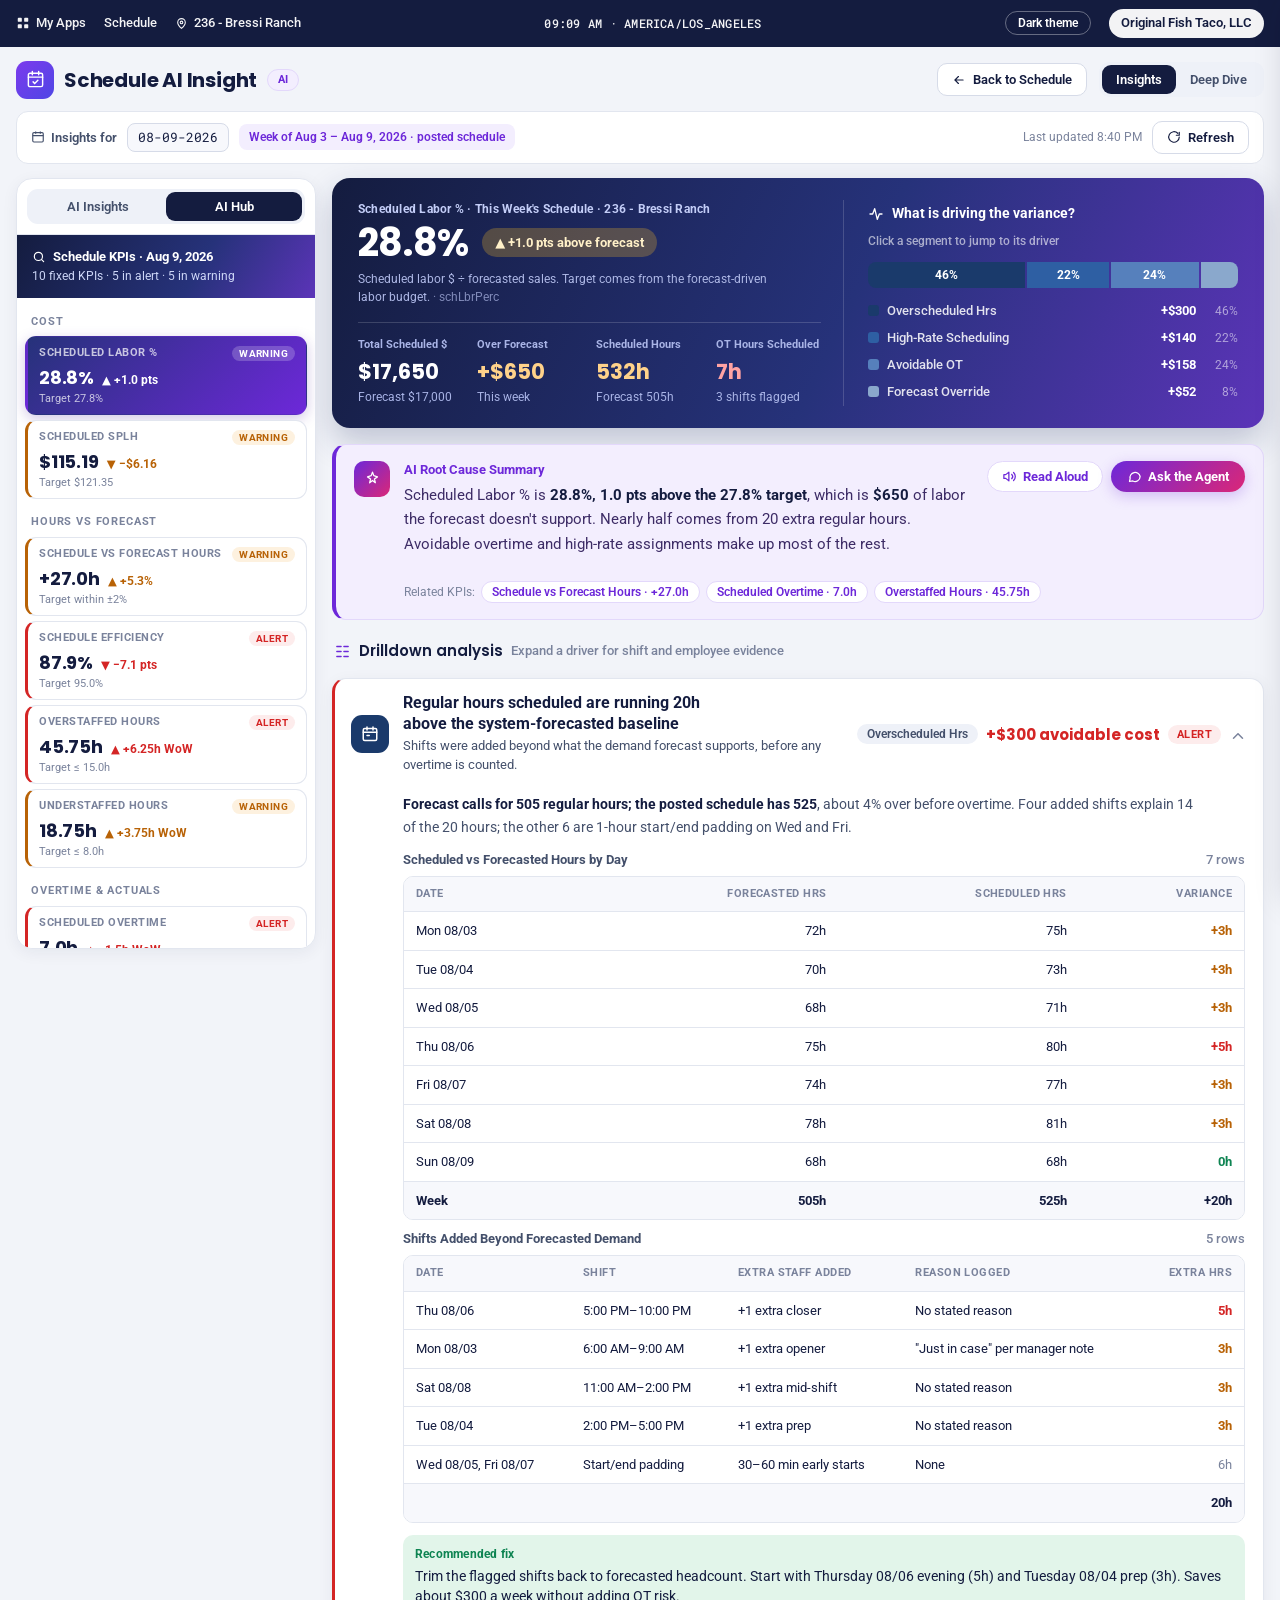
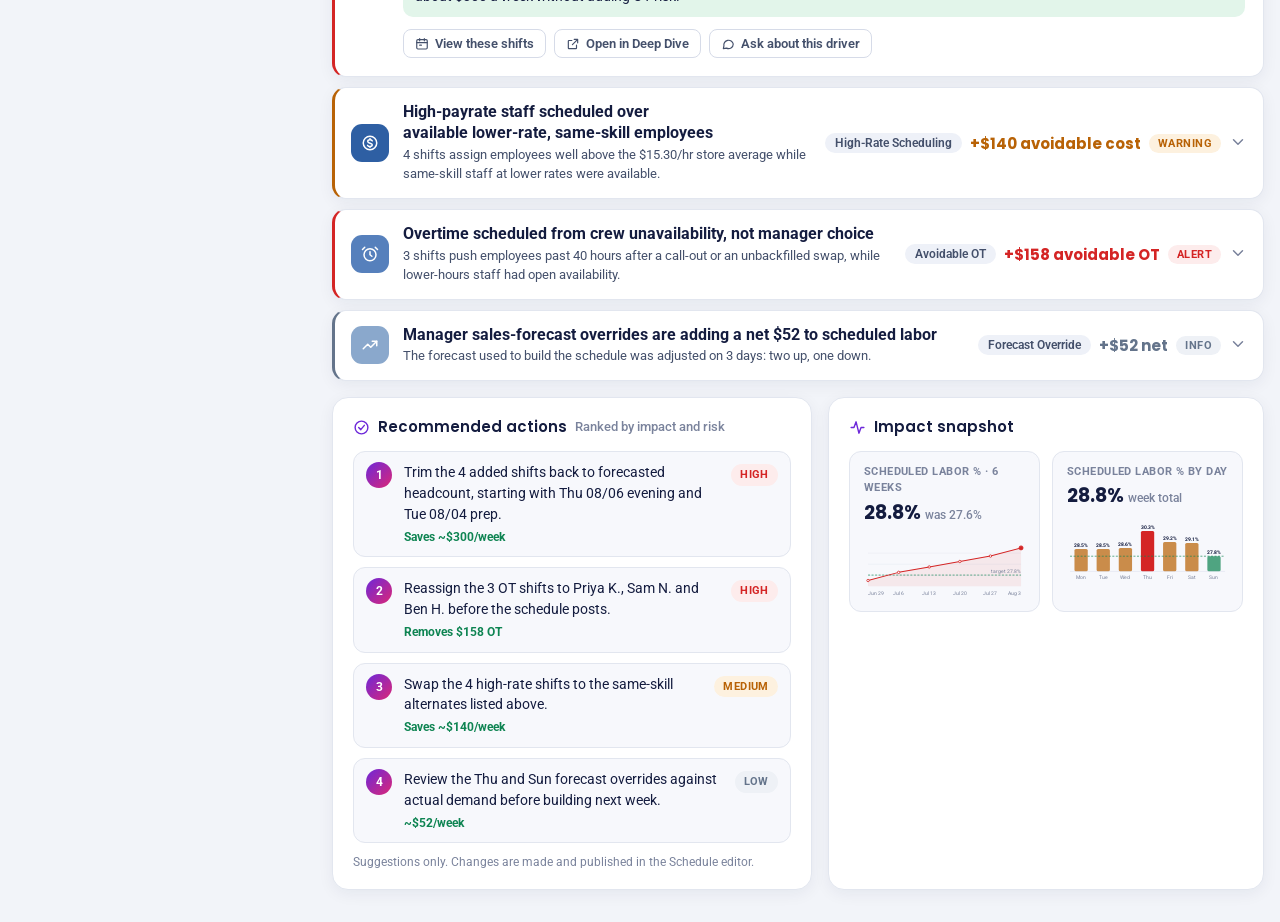
<file: schedule-insight-v3/AI_Hub_Preview.html>
<!DOCTYPE html>
<html lang="en" data-theme="light">
<head>
<meta charset="utf-8">
<meta name="viewport" content="width=device-width, initial-scale=1">
<title>Schedule AI Hub</title>
<meta name="description" content="AI Hub mockup: 10 fixed schedule KPIs with driver breakdowns, evidence tables and recommended fixes.">
<link rel="preconnect" href="https://fonts.googleapis.com">
<link rel="preconnect" href="https://fonts.gstatic.com" crossorigin>
<link href="https://fonts.googleapis.com/css2?family=Poppins:wght@500;600;700&family=Roboto:wght@400;500;700&family=Roboto+Mono:wght@500;600&display=swap" rel="stylesheet">
<style>
:root{
  --bg:#f2f4f9; --surface:#ffffff; --surface-2:#f7f8fc; --surface-3:#eef1f8;
  --ink:#141c3f; --ink-2:#44506b; --muted:#7a839c; --line:#e2e6ef; --line-2:#d6dbe8;
  --accent:#6d28d9; --accent-soft:#f3eefe; --accent-line:#e3d8fb; --accent-ink:#3d2c66;
  --al:#d42525; --al-bg:#fdecec; --wn:#b86206; --wn-bg:#fdf1df; --gd:#0e8452; --gd-bg:#e2f5ea; --nm:#64748b; --nm-bg:#eef1f6;
  --bar:#141c3f; --bar-ink:#ffffff;
  --shadow:0 4px 16px rgba(20,28,63,.06);
  --hero-a:#141c3f; --hero-b:#26327a; --hero-c:#5b34b8;
  --heat-0:#f4f6fb; --heat-ink:#141c3f;
  --ui:'Roboto',system-ui,-apple-system,'Segoe UI',sans-serif;
  --head:'Poppins','Roboto',system-ui,sans-serif;
  --mono:'Roboto Mono',ui-monospace,Menlo,Consolas,monospace;
  color-scheme:light;
}
@media (prefers-color-scheme: dark){
  :root:not([data-theme="light"]){
    --bg:#0d1120; --surface:#151a2e; --surface-2:#1a2037; --surface-3:#222944;
    --ink:#e8ebf7; --ink-2:#b4bbd4; --muted:#8a93b0; --line:#283050; --line-2:#323b60;
    --accent:#a78bfa; --accent-soft:#221c3d; --accent-line:#3b2f66; --accent-ink:#d9ceff;
    --al:#f87171; --al-bg:rgba(248,113,113,.14); --wn:#fbbf24; --wn-bg:rgba(251,191,36,.13); --gd:#34d399; --gd-bg:rgba(52,211,153,.13); --nm:#94a3b8; --nm-bg:rgba(148,163,184,.12);
    --bar:#0a0e1b; --shadow:0 4px 16px rgba(0,0,0,.28);
    --heat-0:#1a2037; --heat-ink:#e8ebf7;
    color-scheme:dark;
  }
}
:root[data-theme="dark"]{
  --bg:#0d1120; --surface:#151a2e; --surface-2:#1a2037; --surface-3:#222944;
  --ink:#e8ebf7; --ink-2:#b4bbd4; --muted:#8a93b0; --line:#283050; --line-2:#323b60;
  --accent:#a78bfa; --accent-soft:#221c3d; --accent-line:#3b2f66; --accent-ink:#d9ceff;
  --al:#f87171; --al-bg:rgba(248,113,113,.14); --wn:#fbbf24; --wn-bg:rgba(251,191,36,.13); --gd:#34d399; --gd-bg:rgba(52,211,153,.13); --nm:#94a3b8; --nm-bg:rgba(148,163,184,.12);
  --bar:#0a0e1b; --shadow:0 4px 16px rgba(0,0,0,.28);
  --heat-0:#1a2037; --heat-ink:#e8ebf7;
  color-scheme:dark;
}
*{box-sizing:border-box}
body{background:var(--bg);color:var(--ink);font-family:var(--ui);font-size:14px;line-height:1.5}
button{font-family:inherit;color:inherit}
button:focus-visible,[tabindex]:focus-visible,input:focus-visible{outline:2px solid var(--accent);outline-offset:2px}
svg{flex-shrink:0}
.num{font-variant-numeric:tabular-nums}

/* ---------- app chrome ---------- */
.topbar{background:var(--bar);color:var(--bar-ink);display:flex;align-items:center;gap:18px;padding:9px 16px;font-size:12.5px;font-weight:500;flex-wrap:wrap}
.topbar .tb{display:flex;align-items:center;gap:6px;white-space:nowrap;opacity:.95}
.topbar .sp{flex:1}
.topbar .pill{background:#fff;color:#141c3f;border-radius:20px;padding:5px 12px;font-weight:600}
.topbar .clock{font-family:var(--mono);font-size:12px;letter-spacing:.02em}
@media (max-width:760px){.topbar .hide-s{display:none}}

.wrap{padding:16px;padding-block:14px 32px;max-width:1680px;margin:0 auto}
.subhead{display:flex;align-items:center;gap:12px;flex-wrap:wrap;margin-bottom:12px}
.subhead .ttl{display:flex;align-items:center;gap:10px}
.subhead .logo{width:38px;height:38px;border-radius:11px;background:linear-gradient(135deg,#7c3aed,#4f46e5);display:grid;place-items:center;color:#fff}
.subhead h1{font-family:var(--head);font-size:20px;font-weight:700;margin:0;letter-spacing:-.01em}
.tag-ai{font-size:11px;font-weight:700;color:var(--accent);background:var(--accent-soft);border:1px solid var(--accent-line);border-radius:999px;padding:2px 10px}
.subhead .sp{flex:1}
.btn{display:inline-flex;align-items:center;gap:7px;border:1px solid var(--line-2);background:var(--surface);border-radius:10px;padding:8px 14px;font-size:13px;font-weight:600;cursor:pointer}
.btn:hover{background:var(--surface-2)}
.seg{display:inline-flex;background:var(--surface-3);border-radius:11px;padding:3px}
.seg button{border:0;background:transparent;border-radius:9px;padding:7px 14px;font-size:13px;font-weight:600;color:var(--ink-2);cursor:pointer;display:flex;align-items:center;gap:6px}
.seg button.on{background:var(--hero-a);color:#fff}
:root[data-theme="dark"] .seg button.on{background:var(--accent);color:#140b2e}
@media (prefers-color-scheme: dark){:root:not([data-theme="light"]) .seg button.on{background:var(--accent);color:#140b2e}}

.ctx{display:flex;align-items:center;gap:10px;flex-wrap:wrap;background:var(--surface);border:1px solid var(--line);border-radius:12px;padding:9px 14px;margin-bottom:14px;font-size:13px}
.ctx .lbl{display:flex;align-items:center;gap:6px;font-weight:600;color:var(--ink-2)}
.ctx .date{font-family:var(--mono);font-size:12.5px;border:1px solid var(--line-2);border-radius:8px;padding:4px 10px;background:var(--surface-2)}
.ctx .wk{font-size:12px;font-weight:600;color:var(--accent);background:var(--accent-soft);border-radius:8px;padding:4px 10px}
.ctx .sp{flex:1}
.ctx .upd{font-size:12px;color:var(--muted)}

/* ---------- layout ---------- */
.hub{display:grid;grid-template-columns:300px minmax(0,1fr);gap:16px;align-items:start}
@media (max-width:1020px){.hub{grid-template-columns:minmax(0,1fr)}}

/* ---------- rail ---------- */
.rail{background:var(--surface);border:1px solid var(--line);border-radius:16px;overflow:hidden;box-shadow:var(--shadow);position:sticky;top:12px}
@media (max-width:1020px){.rail{position:static}}
.rail-mode{padding:10px;border-bottom:1px solid var(--line)}
.rail-mode .seg{display:flex;width:100%}
.rail-mode .seg button{flex:1;justify-content:center}
.rail-h{padding:12px 15px;background:linear-gradient(120deg,var(--hero-a),var(--hero-b) 60%,var(--hero-c));color:#fff}
.rail-h .t{font-size:13px;font-weight:700;display:flex;align-items:center;gap:7px}
.rail-h .d{font-size:11.5px;color:#cdd6f7;margin-top:2px}
.rail-list{padding:6px 8px 10px;display:flex;flex-direction:column;gap:5px;max-height:calc(100vh - 250px);overflow:auto}
@media (max-width:1020px){.rail-list{max-height:none;flex-direction:row;overflow-x:auto;padding-bottom:12px}.rail-grp{display:none}.ra{min-width:190px}}
.rail-grp{font-size:10.5px;font-weight:700;letter-spacing:.08em;text-transform:uppercase;color:var(--muted);padding:10px 6px 2px}
.ra{text-align:left;border:1px solid var(--line);border-left:3px solid var(--line-2);border-radius:11px;padding:9px 11px;background:var(--surface);cursor:pointer;width:100%;transition:background .12s}
.ra:hover{background:var(--surface-2)}
.ra.sev-al{border-left-color:var(--al)} .ra.sev-wn{border-left-color:var(--wn)} .ra.sev-gd{border-left-color:var(--gd)}
.ra-top{display:flex;justify-content:space-between;gap:8px;align-items:flex-start}
.ra-name{font-size:10.5px;font-weight:700;letter-spacing:.05em;text-transform:uppercase;color:var(--muted);line-height:1.35}
.ra-tag{font-size:10px;font-weight:700;letter-spacing:.04em;text-transform:uppercase;border-radius:999px;padding:2px 7px;white-space:nowrap}
.sev-al .ra-tag{background:var(--al-bg);color:var(--al)} .sev-wn .ra-tag{background:var(--wn-bg);color:var(--wn)} .sev-gd .ra-tag{background:var(--gd-bg);color:var(--gd)}
.ra-row{display:flex;align-items:baseline;gap:8px;margin-top:3px}
.ra-val{font-family:var(--head);font-size:18px;font-weight:700;letter-spacing:-.01em}
.ra-var{font-size:11.5px;font-weight:700}
.sev-al .ra-var{color:var(--al)} .sev-wn .ra-var{color:var(--wn)}
.ra-tgt{font-size:11px;color:var(--muted);margin-top:1px}
.ra.on{background:linear-gradient(135deg,var(--hero-b),#6d28d9);border-color:transparent;box-shadow:0 4px 14px rgba(80,40,160,.26)}
.ra.on .ra-name,.ra.on .ra-tgt{color:rgba(255,255,255,.72)} .ra.on .ra-val{color:#fff} .ra.on .ra-var{color:#fff}
.ra.on .ra-tag{background:rgba(255,255,255,.2);color:#fff}

/* ---------- main column ---------- */
.main{display:flex;flex-direction:column;gap:16px;min-width:0}
.hero{display:flex;flex-wrap:wrap;background:linear-gradient(115deg,var(--hero-a),var(--hero-b) 55%,var(--hero-c));border-radius:18px;padding:22px 26px;color:#fff;box-shadow:0 14px 32px rgba(30,42,90,.24);gap:22px}
.hero-main{flex:1.25;min-width:280px;display:flex;flex-direction:column;gap:16px}
.hero-eyebrow{font-size:12px;font-weight:700;letter-spacing:.02em;color:#c3cdf7}
.hero-valrow{display:flex;align-items:center;gap:14px;flex-wrap:wrap;margin-top:4px}
.hero-val{font-family:var(--head);font-size:38px;font-weight:700;letter-spacing:-.02em;line-height:1.1}
.hero-chip{font-size:13px;font-weight:700;padding:5px 13px;border-radius:999px;background:rgba(255,255,255,.16)}
.hero.sev-al .hero-chip{background:rgba(248,113,113,.3);color:#ffe0e0} .hero.sev-wn .hero-chip{background:rgba(251,191,36,.26);color:#fff0c8}
.hero-def{font-size:12px;color:#aeb8e6;margin-top:6px;max-width:60ch}
.hero-stats{display:grid;grid-template-columns:repeat(4,minmax(0,1fr));gap:14px;border-top:1px solid rgba(255,255,255,.16);padding-top:14px}
@media (max-width:640px){.hero-stats{grid-template-columns:repeat(2,minmax(0,1fr))}}
.hs .l{font-size:11px;font-weight:700;color:#a9b4e6}
.hs .v{font-family:var(--head);font-size:21px;font-weight:700;margin-top:3px}
.hs .v.al{color:#ffa3a3} .hs .v.wn{color:#ffd28a} .hs .v.gd{color:#8ff0c3}
.hs .n{font-size:11.5px;color:#a9b4e6;margin-top:1px}
.hero-var{flex:1;min-width:280px;border-left:1px solid rgba(255,255,255,.16);padding-left:24px;display:flex;flex-direction:column;justify-content:center}
@media (max-width:900px){.hero-var{border-left:0;padding-left:0;border-top:1px solid rgba(255,255,255,.16);padding-top:16px}}
.hero-var-l{font-size:14px;font-weight:700;display:flex;gap:8px;align-items:center;flex-wrap:wrap}
.hero-var-l span{font-size:12px;font-weight:500;color:rgba(255,255,255,.6)}
.bbar{display:flex;height:26px;border-radius:8px;overflow:hidden;gap:2px;margin-top:12px}
.bbar button{border:0;display:flex;align-items:center;justify-content:center;font-size:11.5px;font-weight:700;color:#fff;cursor:pointer;min-width:6px;transition:filter .12s}
.bbar button:hover{filter:brightness(1.15)}
.bleg{display:flex;flex-direction:column;gap:6px;margin-top:12px}
.bleg button{border:0;background:transparent;display:flex;align-items:center;gap:8px;font-size:13px;color:#fff;cursor:pointer;padding:3px 6px;margin:0 -6px;border-radius:7px;text-align:left}
.bleg button:hover{background:rgba(255,255,255,.1)}
.bleg .sw{width:11px;height:11px;border-radius:3px}
.bleg .nm{color:rgba(255,255,255,.86);font-weight:500;flex:1}
.bleg .am{font-weight:700}
.bleg .pc{font-size:11.5px;color:rgba(255,255,255,.55);width:34px;text-align:right}
.hero-var-note{font-size:11.5px;color:rgba(255,255,255,.6);margin-top:8px}

.card{background:var(--surface);border:1px solid var(--line);border-radius:16px;padding:18px 20px;box-shadow:var(--shadow)}
.sec{display:flex;align-items:center;gap:8px;font-family:var(--head);font-size:15px;font-weight:600;margin:0}
.sec svg{color:var(--accent)}
.sec small{font-family:var(--ui);font-size:12.5px;font-weight:500;color:var(--muted)}

.ai{display:flex;gap:14px;align-items:flex-start;background:var(--accent-soft);border:1px solid var(--accent-line);border-left:4px solid var(--accent);border-radius:14px;padding:16px 18px;flex-wrap:wrap}
.ai-ico{width:36px;height:36px;border-radius:10px;background:linear-gradient(135deg,#6d28d9,#db2777);display:grid;place-items:center;color:#fff}
.ai-tx{flex:1;min-width:240px}
.ai-lbl{font-size:12.5px;font-weight:700;color:var(--accent)}
.ai-body{font-size:15px;color:var(--accent-ink);line-height:1.65;margin-top:3px;max-width:95ch}
.ai-body strong{color:var(--ink)}
.ai-acts{display:flex;gap:8px;flex-wrap:wrap}
.b-read{display:inline-flex;align-items:center;gap:6px;border:1.5px solid var(--accent-line);background:var(--surface);color:var(--accent);border-radius:999px;padding:7px 14px;font-size:13px;font-weight:700;cursor:pointer}
.b-ask{display:inline-flex;align-items:center;gap:6px;border:0;background:linear-gradient(135deg,#6d28d9,#db2777);color:#fff;border-radius:999px;padding:8px 16px;font-size:13px;font-weight:700;cursor:pointer;box-shadow:0 4px 14px rgba(109,40,217,.25)}
.related{display:flex;gap:6px;flex-wrap:wrap;align-items:center;margin-top:10px;font-size:12px;color:var(--muted);width:100%;padding-left:50px}
@media (max-width:640px){.related{padding-left:0}}
.related button{border:1px solid var(--accent-line);background:var(--surface);color:var(--accent);border-radius:999px;padding:3px 10px;font-size:12px;font-weight:600;cursor:pointer}

/* heatmap */
.heat-wrap{overflow-x:auto;margin-top:12px}
.heat{border-collapse:separate;border-spacing:4px;min-width:560px;width:100%}
.heat th{font-size:11.5px;font-weight:700;color:var(--muted);text-align:center;padding:2px 4px}
.heat th.rowh{text-align:left;color:var(--ink-2);white-space:nowrap}
.heat th .sub{display:block;font-weight:500;font-size:10.5px}
.heat td{height:38px;border-radius:8px;text-align:center;font-family:var(--mono);font-size:12.5px;font-weight:600;color:var(--heat-ink);background:var(--heat-0)}
.heat td.hot{color:#fff}
.heat td.tot{background:transparent;color:var(--ink);font-weight:700}
.heat-note{display:flex;gap:14px;flex-wrap:wrap;font-size:12px;color:var(--muted);margin-top:8px;align-items:center}
.heat-note i{display:inline-block;width:26px;height:10px;border-radius:3px;vertical-align:middle;margin-right:5px}

/* drivers */
.drivers{display:flex;flex-direction:column;gap:10px}
.dc{background:var(--surface);border:1px solid var(--line);border-left:3px solid var(--line-2);border-radius:14px;overflow:hidden;box-shadow:var(--shadow);transition:box-shadow .2s}
.dc[data-sev="al"]{border-left-color:var(--al)} .dc[data-sev="wn"]{border-left-color:var(--wn)} .dc[data-sev="nm"]{border-left-color:var(--nm)}
.dc.flash{box-shadow:0 0 0 3px var(--accent-line)}
.dc-h{display:flex;align-items:center;gap:14px;padding:14px 16px;cursor:pointer;width:100%;border:0;background:transparent;text-align:left}
.dc-h:hover{background:var(--surface-2)}
.dc-ico{width:38px;height:38px;border-radius:11px;display:grid;place-items:center;color:#fff}
.dc-info{flex:1;min-width:0}
.dc-name{font-size:15.5px;font-weight:700;line-height:1.35;color:var(--ink);text-wrap:balance}
.dc-sub{font-size:13px;color:var(--ink-2);margin-top:2px;line-height:1.45}
.dc-right{display:flex;align-items:center;gap:8px;flex-wrap:wrap;justify-content:flex-end}
.segtag{font-size:11.5px;font-weight:600;color:var(--ink-2);background:var(--surface-3);border-radius:999px;padding:3px 10px;white-space:nowrap}
.imp{font-family:var(--head);font-size:15px;font-weight:700;white-space:nowrap}
.imp.al{color:var(--al)} .imp.wn{color:var(--wn)} .imp.nm{color:var(--nm)} .imp.gd{color:var(--gd)}
.badge{font-size:10.5px;font-weight:700;letter-spacing:.04em;text-transform:uppercase;border-radius:999px;padding:3px 9px}
.badge.al{background:var(--al-bg);color:var(--al)} .badge.wn{background:var(--wn-bg);color:var(--wn)} .badge.nm{background:var(--nm-bg);color:var(--nm)}
.chev{color:var(--muted);transition:transform .2s}
.dc.open .chev{transform:rotate(180deg)}
.dc-b{display:none;padding:0 18px 18px 68px}
.dc.open .dc-b{display:block}
@media (max-width:760px){.dc-h{flex-wrap:wrap}.dc-right{width:100%;justify-content:flex-start;padding-left:52px}.dc-b{padding:0 14px 16px}}
.dc-ins{font-size:14px;color:var(--ink-2);line-height:1.65;padding:4px 0 12px;max-width:100ch}
.dc-ins strong{color:var(--ink)}
.subs{display:flex;flex-direction:column;gap:10px}
.sub-t{font-size:12.5px;font-weight:700;color:var(--ink-2);margin:0 0 6px;display:flex;justify-content:space-between;gap:8px}
.sub-t span{font-weight:500;color:var(--muted)}
.tbl-wrap{overflow-x:auto;border:1px solid var(--line);border-radius:10px}
.tbl{width:100%;border-collapse:collapse;font-size:13px;white-space:nowrap}
.tbl th{text-align:left;font-size:11px;font-weight:700;letter-spacing:.04em;text-transform:uppercase;color:var(--muted);background:var(--surface-2);padding:9px 12px;border-bottom:1px solid var(--line)}
.tbl td{padding:9px 12px;border-bottom:1px solid var(--line);color:var(--ink)}
.tbl tr:last-child td{border-bottom:0}
.tbl .r{text-align:right;font-variant-numeric:tabular-nums}
.tbl td.al{color:var(--al);font-weight:700} .tbl td.wn{color:var(--wn);font-weight:700} .tbl td.gd{color:var(--gd);font-weight:700} .tbl td.nm{color:var(--muted)}
.tbl tr.total td{background:var(--surface-2);font-weight:700}
.fix{margin-top:12px;background:var(--gd-bg);border-radius:10px;padding:10px 12px}
.fix-l{font-size:12px;font-weight:700;color:var(--gd);letter-spacing:.02em}
.fix p{margin:3px 0 0;font-size:13.5px;color:var(--ink);line-height:1.55}
.dc-links{display:flex;gap:8px;flex-wrap:wrap;margin-top:12px}
.lnk{display:inline-flex;align-items:center;gap:6px;border:1px solid var(--line-2);background:var(--surface);border-radius:8px;padding:6px 11px;font-size:12.5px;font-weight:600;color:var(--ink-2);cursor:pointer}
.lnk:hover{border-color:var(--accent);color:var(--accent)}

/* bottom */
.bottom{display:grid;grid-template-columns:minmax(0,1.1fr) minmax(0,1fr);gap:16px}
@media (max-width:1180px){.bottom{grid-template-columns:minmax(0,1fr)}}
.recs{display:flex;flex-direction:column;gap:10px;margin-top:12px}
.rec{display:flex;gap:12px;align-items:flex-start;padding:10px 12px;border:1px solid var(--line);border-radius:12px;background:var(--surface-2)}
.rec-n{width:26px;height:26px;border-radius:50%;background:linear-gradient(135deg,#6d28d9,#db2777);color:#fff;font-size:12px;font-weight:700;display:grid;place-items:center;flex-shrink:0}
.rec-tx{flex:1;font-size:13.5px;line-height:1.55;color:var(--ink)}
.rec-imp{display:block;font-size:12px;color:var(--gd);font-weight:700;margin-top:3px}
.pri{font-size:10.5px;font-weight:700;letter-spacing:.04em;text-transform:uppercase;border-radius:999px;padding:3px 9px;white-space:nowrap;margin-top:2px}
.pri.high{background:var(--al-bg);color:var(--al)} .pri.med{background:var(--wn-bg);color:var(--wn)} .pri.low{background:var(--nm-bg);color:var(--nm)}
.rec-note{font-size:12px;color:var(--muted);margin-top:10px}
.charts{display:grid;grid-template-columns:minmax(0,1fr) minmax(0,1fr);gap:12px;margin-top:12px}
@media (max-width:640px){.charts{grid-template-columns:minmax(0,1fr)}}
.chart{background:var(--surface-2);border:1px solid var(--line);border-radius:12px;padding:12px 14px}
.chart .t{font-size:11px;font-weight:700;letter-spacing:.04em;text-transform:uppercase;color:var(--muted)}
.chart .n{font-family:var(--head);font-size:19px;font-weight:700;margin-top:2px}
.chart .n small{font-family:var(--ui);font-size:12px;font-weight:500;color:var(--muted);margin-left:4px}
.chart svg{width:100%;height:auto;display:block;margin-top:6px}
.chart svg text{font-family:var(--ui);font-size:10px;fill:var(--muted)}
.chart svg text.v{fill:var(--ink);font-weight:700}

/* chat drawer */
.chat{position:fixed;top:0;right:0;bottom:0;width:min(400px,100%);background:var(--surface);border-left:1px solid var(--line);box-shadow:-12px 0 32px rgba(10,14,40,.18);display:flex;flex-direction:column;transform:translateX(105%);transition:transform .22s ease;z-index:30;padding-block:env(safe-area-inset-top,0px) env(safe-area-inset-bottom,0px)}
.chat.open{transform:none}
.chat-h{display:flex;align-items:center;gap:10px;padding:14px 16px;background:linear-gradient(120deg,var(--hero-a),var(--hero-b) 60%,var(--hero-c));color:#fff}
.chat-h .tx{flex:1;min-width:0}
.chat-h .t{font-weight:700}
.chat-h .s{font-size:12px;color:#c3cdf7;white-space:nowrap;overflow:hidden;text-overflow:ellipsis}
.chat-h button{border:0;background:rgba(255,255,255,.14);color:#fff;border-radius:8px;width:30px;height:30px;cursor:pointer;display:grid;place-items:center}
.chat-ctx{display:flex;gap:6px;flex-wrap:wrap;padding:10px 14px 0}
.chat-ctx span{font-size:11.5px;font-weight:600;background:var(--surface-3);color:var(--ink-2);border-radius:999px;padding:3px 9px}
.chat-chips{display:flex;gap:6px;flex-wrap:wrap;padding:10px 14px;border-bottom:1px solid var(--line)}
.chat-chips button{font-size:12.5px;font-weight:600;color:var(--accent);background:var(--accent-soft);border:1px solid var(--accent-line);border-radius:999px;padding:5px 11px;cursor:pointer;text-align:left}
.thread{flex:1;overflow:auto;padding:14px;display:flex;flex-direction:column;gap:10px}
.msg{max-width:88%;font-size:13.5px;line-height:1.6;padding:10px 13px;border-radius:14px}
.msg.ai{background:var(--accent-soft);color:var(--accent-ink);border-top-left-radius:4px}
.msg.ai strong{color:var(--ink)}
.msg.me{background:var(--hero-b);color:#fff;align-self:flex-end;border-top-right-radius:4px}
.msg ol{margin:4px 0 0;padding-left:18px}
.chat-in{display:flex;gap:8px;padding:12px 14px;border-top:1px solid var(--line)}
.chat-in input{flex:1;min-width:0;border:1px solid var(--line-2);border-radius:10px;padding:9px 12px;font:inherit;background:var(--surface-2);color:var(--ink)}
.chat-in button{border:0;border-radius:10px;background:var(--accent);color:#fff;padding:0 14px;font-weight:700;cursor:pointer}
.chat-foot{font-size:11px;color:var(--muted);padding:0 14px 10px}

.toast{position:fixed;left:50%;bottom:24px;transform:translateX(-50%) translateY(20px);background:var(--ink);color:var(--bg);padding:10px 16px;border-radius:10px;font-size:13px;font-weight:500;opacity:0;pointer-events:none;transition:all .2s;z-index:40;max-width:calc(100% - 32px)}
.toast.show{opacity:1;transform:translateX(-50%)}
@media (prefers-reduced-motion: reduce){*{transition:none!important}}
body{margin:0}
[hidden]{display:none!important}
.theme-btn{border:1px solid rgba(255,255,255,.35);background:transparent;color:#fff;border-radius:20px;padding:4px 12px;font-size:12px;font-weight:600;cursor:pointer}
</style>
</head>
<body>

<header class="topbar">
  <span class="tb"><svg width="14" height="14" viewBox="0 0 24 24" fill="currentColor"><rect x="3" y="3" width="7" height="7" rx="1.5"/><rect x="14" y="3" width="7" height="7" rx="1.5"/><rect x="3" y="14" width="7" height="7" rx="1.5"/><rect x="14" y="14" width="7" height="7" rx="1.5"/></svg>My Apps</span>
  <span class="tb">Schedule</span>
  <span class="tb"><svg width="13" height="13" viewBox="0 0 24 24" fill="none" stroke="currentColor" stroke-width="2"><path d="M12 21s7-6.3 7-11a7 7 0 1 0-14 0c0 4.7 7 11 7 11z"/><circle cx="12" cy="10" r="2.4"/></svg>236 - Bressi Ranch</span>
  <span class="sp"></span>
  <span class="tb hide-s clock">09:09 AM · AMERICA/LOS_ANGELES</span>
  <span class="sp hide-s"></span>
  <button type="button" class="theme-btn" id="b-theme">Dark theme</button>
  <span class="tb pill hide-s">Original Fish Taco, LLC</span>
</header>

<div class="wrap">
  <div class="subhead">
    <div class="ttl">
      <div class="logo"><svg width="19" height="19" viewBox="0 0 24 24" fill="none" stroke="currentColor" stroke-width="1.8" stroke-linecap="round"><rect x="3" y="4" width="18" height="17" rx="2"/><path d="M3 9h18M8 2v4M16 2v4M9 15l2 2 4-4"/></svg></div>
      <h1>Schedule AI Insight</h1><span class="tag-ai">AI</span>
    </div>
    <span class="sp"></span>
    <button class="btn" id="b-back" type="button"><svg width="14" height="14" viewBox="0 0 24 24" fill="none" stroke="currentColor" stroke-width="2" stroke-linecap="round"><path d="M19 12H5M11 18l-6-6 6-6"/></svg>Back to Schedule</button>
    <div class="seg" role="tablist">
      <button class="on" type="button" role="tab" aria-selected="true">Insights</button>
      <button type="button" role="tab" aria-selected="false" data-toast="Deep Dive is outside this mockup">Deep Dive</button>
    </div>
  </div>

  <div class="ctx">
    <span class="lbl"><svg width="14" height="14" viewBox="0 0 24 24" fill="none" stroke="currentColor" stroke-width="2"><rect x="3" y="4.5" width="18" height="16" rx="2"/><path d="M16 2.5v4M8 2.5v4M3 9.5h18"/></svg>Insights for</span>
    <span class="date num">08-09-2026</span>
    <span class="wk">Week of Aug 3 – Aug 9, 2026 · posted schedule</span>
    <span class="sp"></span>
    <span class="upd">Last updated 8:40 PM</span>
    <button class="btn" type="button" id="b-refresh"><svg width="14" height="14" viewBox="0 0 24 24" fill="none" stroke="currentColor" stroke-width="2" stroke-linecap="round"><path d="M21 12a9 9 0 1 1-2.6-6.4M21 4v5h-5"/></svg>Refresh</button>
  </div>

  <div class="hub">
    <aside class="rail" aria-label="Schedule KPIs">
      <div class="rail-mode"><div class="seg">
        <button type="button" data-toast="AI Insights is the card list view, outside this mockup">AI Insights</button>
        <button type="button" class="on">AI Hub</button>
      </div></div>
      <div class="rail-h">
        <div class="t"><svg width="14" height="14" viewBox="0 0 24 24" fill="none" stroke="currentColor" stroke-width="2" stroke-linecap="round"><circle cx="11" cy="11" r="7"/><path d="m20 20-3.5-3.5"/></svg>Schedule KPIs · Aug 9, 2026</div>
        <div class="d" id="rail-sum"></div>
      </div>
      <div class="rail-list" id="rail"></div>
    </aside>

    <main class="main" id="main"></main>
  </div>
</div>

<aside class="chat" id="chat" aria-label="Ask the Agent" aria-hidden="true">
  <div class="chat-h">
    <svg width="18" height="18" viewBox="0 0 24 24" fill="none" stroke="currentColor" stroke-width="1.8"><path d="M12 3l1.8 4.9L19 9.7l-4.3 2.9L16 18l-4-3.2L8 18l1.3-5.4L5 9.7l5.2-1.8z"/></svg>
    <div class="tx"><div class="t">Ask the Agent</div><div class="s" id="chat-s"></div></div>
    <button type="button" id="chat-x" aria-label="Close chat"><svg width="14" height="14" viewBox="0 0 24 24" fill="none" stroke="currentColor" stroke-width="2.2" stroke-linecap="round"><path d="M6 6l12 12M18 6 6 18"/></svg></button>
  </div>
  <div class="chat-ctx" id="chat-ctx"></div>
  <div class="chat-chips" id="chat-chips"></div>
  <div class="thread" id="thread" aria-live="polite"></div>
  <form class="chat-in" id="chat-form">
    <input id="chat-input" type="text" placeholder="Ask about this KPI, a day, a shift or an employee…" autocomplete="off">
    <button type="submit">Send</button>
  </form>
  <div class="chat-foot">Mockup replies are built from this week's KPI data. The agent suggests changes; it never edits the schedule.</div>
</aside>
<div class="toast" id="toast" role="status"></div>

<script>
/* ============================================================
   DATA — Store 236 Bressi Ranch · posted schedule for Mon 08/03 – Sun 08/09/2026
   One dataset: every KPI below reconciles to the same week.
   Core facts: fcst sales $61,280 · sched 532h (525 reg + 7 OT) vs fcst 505h
   daily fcst 72/70/68/75/74/78/68 · daily sched 75/73/71/83/79/83/68
   over (gross) 45.75h · under 18.75h · net +27.0h
   KPI keys follow HW Release/Rptkey_detail_franchise_data.csv
   ============================================================ */
const DAYS = ['Mon 08/03','Tue 08/04','Wed 08/05','Thu 08/06','Fri 08/07','Sat 08/08','Sun 08/09'];
const DAYS_S = ['Mon','Tue','Wed','Thu','Fri','Sat','Sun'];
const WEEKS = ['Jun 29','Jul 6','Jul 13','Jul 20','Jul 27','Aug 3'];
const WEEKS_PRIOR = ['Jun 22','Jun 29','Jul 6','Jul 13','Jul 20','Jul 27'];
const DAYPARTS = [['Open','6–11a'],['Lunch','11a–2p'],['Afternoon','2–5p'],['Dinner & Close','5–10p']];
const C1='#1A3A6B', C2='#2E5FA3', C3='#5680BC', C4='#8AA8CC';

const KPIS = [
/* 1 ---------------------------------------------------------------- */
{ id:'lbr', group:'Cost', key:'schLbrPerc', label:'Scheduled Labor %', val:'28.8%', vr:'▲ +1.0 pts', sev:'wn', tgt:'Target 27.8%',
  hero:{ eyebrow:'Scheduled Labor % · This Week\'s Schedule · 236 - Bressi Ranch', chip:'▲ +1.0 pts above forecast',
    def:'Scheduled labor $ ÷ forecasted sales. Target comes from the forecast-driven labor budget.',
    stats:[{l:'Total Scheduled $',v:'$17,650',n:'Forecast $17,000'},{l:'Over Forecast',v:'+$650',n:'This week',c:'wn'},{l:'Scheduled Hours',v:'532h',n:'Forecast 505h',c:'wn'},{l:'OT Hours Scheduled',v:'7h',n:'3 shifts flagged',c:'al'}]},
  segs:[{k:'over',l:'Overscheduled Hrs',pct:46,amt:'+$300',col:C1},{k:'rate',l:'High-Rate Scheduling',pct:22,amt:'+$140',col:C2},{k:'ot',l:'Avoidable OT',pct:24,amt:'+$158',col:C3},{k:'fcst',l:'Forecast Override',pct:8,amt:'+$52',col:C4}],
  ai:'Scheduled Labor % is <strong>28.8%, 1.0 pts above the 27.8% target</strong>, which is <strong>$650</strong> of labor the forecast doesn\'t support. Nearly half comes from 20 extra regular hours. Avoidable overtime and high-rate assignments make up most of the rest.',
  related:['fcst','ot','over'],
  drivers:[
   {seg:'over',sev:'al',icon:'cal',name:'Regular hours scheduled are running 20h above the system-forecasted baseline',sub:'Shifts were added beyond what the demand forecast supports, before any overtime is counted.',impact:'+$300 avoidable cost',impCls:'al',scope:'Mon 08/03 – Sun 08/09 · added shifts',
    insight:'<strong>Forecast calls for 505 regular hours; the posted schedule has 525</strong>, about 4% over before overtime. Four added shifts explain 14 of the 20 hours; the other 6 are 1-hour start/end padding on Wed and Fri.',
    subs:[{name:'Scheduled vs Forecasted Hours by Day',cols:['Date','Forecasted Hrs','Scheduled Hrs','Variance'],num:[1,2,3],
       rows:[['Mon 08/03','72h','75h',{v:'+3h',c:'wn'}],['Tue 08/04','70h','73h',{v:'+3h',c:'wn'}],['Wed 08/05','68h','71h',{v:'+3h',c:'wn'}],['Thu 08/06','75h','80h',{v:'+5h',c:'al'}],['Fri 08/07','74h','77h',{v:'+3h',c:'wn'}],['Sat 08/08','78h','81h',{v:'+3h',c:'wn'}],['Sun 08/09','68h','68h',{v:'0h',c:'gd'}]],
       total:['Week','505h','525h','+20h']},
      {name:'Shifts Added Beyond Forecasted Demand',cols:['Date','Shift','Extra Staff Added','Reason Logged','Extra Hrs'],num:[4],
       rows:[['Thu 08/06','5:00 PM–10:00 PM','+1 extra closer','No stated reason',{v:'5h',c:'al'}],['Mon 08/03','6:00 AM–9:00 AM','+1 extra opener','"Just in case" per manager note',{v:'3h',c:'wn'}],['Sat 08/08','11:00 AM–2:00 PM','+1 extra mid-shift','No stated reason',{v:'3h',c:'wn'}],['Tue 08/04','2:00 PM–5:00 PM','+1 extra prep','No stated reason',{v:'3h',c:'wn'}],['Wed 08/05, Fri 08/07','Start/end padding','30–60 min early starts','None',{v:'6h',c:'nm'}]],
       total:['','','','','20h']}],
    fix:'Trim the flagged shifts back to forecasted headcount. Start with Thursday 08/06 evening (5h) and Tuesday 08/04 prep (3h). Saves about $300 a week without adding OT risk.'},
   {seg:'rate',sev:'wn',icon:'usd',name:'High-payrate staff scheduled over available lower-rate, same-skill employees',sub:'4 shifts assign employees well above the $15.30/hr store average while same-skill staff at lower rates were available.',impact:'+$140 avoidable cost',impCls:'wn',scope:'4 shifts · Mon, Tue, Wed, Sun',
    insight:'<strong>4 shifts on the posted schedule use employees paid $3.50–$6.50/hr above the store average.</strong> No wage change or skill gap explains it: a same-skill employee at a lower rate was marked available for each of these shifts.',
    subs:[{name:'High-Rate Employees Scheduled',cols:['Date','Shift','Employee','Rate','Store Avg','Premium/hr','Hrs','Excess $'],num:[3,4,5,6,7],
       rows:[['Mon 08/03','6:00 AM–2:30 PM','Derek W.',{v:'$21.80',c:'al'},'$15.30',{v:'+$6.50',c:'al'},'8h',{v:'$52.00',c:'al'}],['Tue 08/04','10:30 AM–7:00 PM','Nina F.',{v:'$19.30',c:'wn'},'$15.30',{v:'+$4.00',c:'wn'},'8h',{v:'$32.00',c:'wn'}],['Wed 08/05','2:00 PM–10:30 PM','Marcus B.',{v:'$18.80',c:'wn'},'$15.30',{v:'+$3.50',c:'wn'},'8h',{v:'$28.00',c:'wn'}],['Sun 08/09','2:00 PM–10:30 PM','Elena V.',{v:'$18.80',c:'wn'},'$15.30',{v:'+$3.50',c:'wn'},'8h',{v:'$28.00',c:'wn'}]],
       total:['','','','','','','32h','$140.00']},
      {name:'Available Lower-Rate Same-Skill Staff',cols:['Date','Alternative Employee','Rate','Skill Match','Save/Shift'],num:[2,4],
       rows:[['Mon 08/03','Jamie T.',{v:'$15.50',c:'gd'},'Full match',{v:'$50.40',c:'gd'}],['Tue 08/04','Sam N.',{v:'$14.80',c:'gd'},'Full match',{v:'$36.00',c:'gd'}],['Wed 08/05','Aisha K.',{v:'$15.20',c:'gd'},'Full match',{v:'$28.80',c:'gd'}],['Sun 08/09','Ben H.',{v:'$15.00',c:'gd'},'Full match',{v:'$30.40',c:'gd'}]]}],
    fix:'Swap these 4 shifts to the lower-rate, same-skill alternates before publishing. Saves about $140 a week. Sam N. and Ben H. stay under 40h even if they also pick up the OT shifts below.'},
   {seg:'ot',sev:'al',icon:'clock',name:'Overtime scheduled from crew unavailability, not manager choice',sub:'3 shifts push employees past 40 hours after a call-out or an unbackfilled swap, while lower-hours staff had open availability.',impact:'+$158 avoidable OT',impCls:'al',scope:'Thu 08/06 – Sat 08/08 · 3 OT shifts',
    insight:'<strong>3 scheduled shifts push employees past 40 hours into overtime.</strong> None were approved by a manager in advance. Each followed a call-out or a swap that wasn\'t backfilled, and each could have gone to someone with open hours.',
    subs:[{name:'Overtime Scheduled by Shift',cols:['Date','Employee','Sched Hrs (Wk)','OT Hrs','Cause','OT Rate','OT $'],num:[2,3,5,6],
       rows:[['Thu 08/06','Josh P.','43h',{v:'3h',c:'al'},'Covered a call-out','$22.00',{v:'$66.00',c:'al'}],['Fri 08/07','Sarah M.','42h',{v:'2h',c:'wn'},'Shift swap not backfilled','$23.00',{v:'$46.00',c:'wn'}],['Sat 08/08','Dan W.','42h',{v:'2h',c:'wn'},'Covered a call-out','$23.00',{v:'$46.00',c:'wn'}]],
       total:['','','','7h','','','$158.00']},
      {name:'Available Lower-Hours Staff',cols:['Employee','Sched Hrs (Wk)','Hrs Available','Regular Rate','Could Have Covered'],num:[1,2,3],
       rows:[['Priya K.','32h','6h open','$15.10','Josh P.\'s Thu 08/06 shift'],['Sam N.','29h','4h open','$14.80','Sarah M.\'s Fri 08/07 shift'],['Ben H.','30h','8h open','$15.00','Dan W.\'s Sat 08/08 shift']]}],
    fix:'Reassign the 3 flagged OT shifts to Priya K., Sam N. and Ben H. before the schedule posts. Removes $158 in avoidable OT.'},
   {seg:'fcst',sev:'nm',icon:'trend',name:'Manager sales-forecast overrides are adding a net $52 to scheduled labor',sub:'The forecast used to build the schedule was adjusted on 3 days: two up, one down.',impact:'+$52 net',impCls:'nm',scope:'Tue 08/04, Thu 08/06, Sun 08/09',
    insight:'<strong>The sales forecast was manually overridden on 3 days, each 9–12% off the system baseline.</strong> The two upward overrides outweigh the downward one and add a net $52 of labor.',
    subs:[{name:'Sales Forecast Override by Day',cols:['Date','System Forecast','Manager-Adjusted','Delta','Sched Hrs Added','$ Impact'],num:[1,2,3,4,5],
       rows:[['Tue 08/04','$7,500','$6,800',{v:'−$700',c:'gd'},{v:'−2.0h',c:'gd'},{v:'−$30',c:'gd'}],['Thu 08/06','$6,800','$7,600',{v:'+$800',c:'wn'},{v:'+2.8h',c:'wn'},{v:'+$40',c:'wn'}],['Sun 08/09','$9,400','$10,500',{v:'+$1,100',c:'wn'},{v:'+3.0h',c:'wn'},{v:'+$42',c:'wn'}]],
       total:['Net','','','+$1,200','+3.8h','+$52']}],
    fix:'Check the Thu 08/06 and Sun 08/09 overrides against the last 4 weeks of actual sales before next week\'s schedule is built.'}],
  recs:[{t:'Trim the 4 added shifts back to forecasted headcount, starting with Thu 08/06 evening and Tue 08/04 prep.',imp:'Saves ~$300/week',pri:'high'},
        {t:'Reassign the 3 OT shifts to Priya K., Sam N. and Ben H. before the schedule posts.',imp:'Removes $158 OT',pri:'high'},
        {t:'Swap the 4 high-rate shifts to the same-skill alternates listed above.',imp:'Saves ~$140/week',pri:'med'},
        {t:'Review the Thu and Sun forecast overrides against actual demand before building next week.',imp:'~$52/week',pri:'low'}],
  trend:{t:'Scheduled Labor % · 6 weeks',vals:[27.6,27.9,28.1,28.3,28.5,28.8],target:27.8,fmt:'pct',bad:'up'},
  daily:{t:'Scheduled Labor % by day',vals:[28.5,28.5,28.6,30.3,29.2,29.1,27.8],target:27.8,fmt:'pct',bad:'up'},
  people:'Josh P., Sarah M. and Dan W. carry the OT. Derek W., Nina F., Marcus B. and Elena V. are the high-rate assignments.',
  prompts:['Why is labor % over target?','What should I fix first?','Which employees are involved?','How big is the impact?']
},
/* 2 ---------------------------------------------------------------- */
{ id:'splh', group:'Cost', key:'splh · idealStaff', label:'Scheduled SPLH', val:'$115.19', vr:'▼ −$6.16', sev:'wn', tgt:'Target $121.35',
  hero:{ eyebrow:'Scheduled SPLH · This Week\'s Schedule · 236 - Bressi Ranch', chip:'▼ −5.1% below target',
    def:'Forecasted sales ÷ scheduled labor hours. Target SPLH = forecasted sales ÷ forecasted hours.',
    stats:[{l:'Forecasted Sales',v:'$61,280',n:'Week plan'},{l:'Scheduled Hours',v:'532h',n:'Forecast 505h',c:'wn'},{l:'Gap vs Target',v:'−5.1%',n:'−$6.16 per labor hour',c:'wn'},{l:'Lowest Day',v:'$109.65',n:'Thu 08/06',c:'al'}]},
  segs:[{k:'thu',l:'Thursday evening',pct:30,amt:'−$1.83',col:C1},{k:'frisat',l:'Fri–Sat OT & mid-shift',pct:37,amt:'−$2.28',col:C2},{k:'mtw',l:'Mon–Wed added hours',pct:33,amt:'−$2.05',col:C3}],
  ai:'Scheduled SPLH is <strong>$115.19, $6.16 below the $121.35</strong> the forecast supports. Sales are planned at forecast, so the whole gap comes from the <strong>27 extra scheduled hours</strong> spreading the same sales across more labor. Thursday 08/06 is the weakest day at $109.65.',
  related:['fcst','lbr','over'],
  drivers:[
   {seg:'thu',sev:'al',icon:'cal',name:'Thursday 08/06 drops to $109.65, the lowest SPLH of the week',sub:'An extra 5–10 PM closer and Josh P.\'s 3 OT hours add 8 hours to a normal forecast day.',impact:'−$1.83/hr',impCls:'al',scope:'Thu 08/06 · 5–10 PM',
    insight:'<strong>Thursday\'s forecast is ordinary ($9,101), but its schedule has 83 hours against 75 forecast.</strong> The 8 extra hours all sit in dinner and close, which pulls the day to $109.65, $11.70 under target.',
    subs:[{name:'Scheduled SPLH by Day',cols:['Date','Fcst Sales','Sched Hrs','Fcst Hrs','SPLH','vs Target'],num:[1,2,3,4,5],
       rows:[['Mon 08/03','$8,737','75h','72h','$116.49',{v:'−$4.86',c:'wn'}],['Tue 08/04','$8,494','73h','70h','$116.36',{v:'−$4.99',c:'wn'}],['Wed 08/05','$8,252','71h','68h','$116.23',{v:'−$5.12',c:'wn'}],['Thu 08/06','$9,101','83h','75h','$109.65',{v:'−$11.70',c:'al'}],['Fri 08/07','$8,980','79h','74h','$113.67',{v:'−$7.68',c:'wn'}],['Sat 08/08','$9,465','83h','78h','$114.04',{v:'−$7.31',c:'wn'}],['Sun 08/09','$8,252','68h','68h','$121.35',{v:'$0.00',c:'gd'}]],
       total:['Week','$61,280','532h','505h','$115.19','−$6.16']}],
    fix:'Remove the Thursday extra closer and move Josh P.\'s OT shift to Priya K. That takes Thursday back to $121.35.'},
   {seg:'frisat',sev:'wn',icon:'users',name:'Friday and Saturday add 10 hours through OT and an extra mid-shift',sub:'Sarah M. and Dan W. OT (2h each), the Sat 11a–2p mid-shift (3h) and Friday padding (3h).',impact:'−$2.28/hr',impCls:'wn',scope:'Fri 08/07 – Sat 08/08',
    insight:'<strong>Fri and Sat have the highest sales of the week, but also 10 extra hours.</strong> Part of that is misplaced rather than excess: the lunch peak on both days is actually short-staffed (see Understaffed Hours).',
    subs:[{name:'Extra Hours on Fri & Sat',cols:['Date','Source','Employee','Extra Hrs'],num:[3],
       rows:[['Fri 08/07','OT, swap not backfilled','Sarah M.',{v:'2h',c:'wn'}],['Fri 08/07','Open, lunch & afternoon padding','3 shifts',{v:'3h',c:'nm'}],['Sat 08/08','Extra mid-shift 11a–2p','Grace L.',{v:'3h',c:'wn'}],['Sat 08/08','OT, call-out cover','Dan W.',{v:'2h',c:'wn'}]],
       total:['','','','10h']}],
    fix:'Keep the Saturday mid-shift but move it to 11:30 AM–2:00 PM so it covers the peak. Cut the Friday padding and reassign both OT shifts.'},
   {seg:'mtw',sev:'nm',icon:'trend',name:'Mon–Wed each carry 3 hours the forecast doesn\'t need',sub:'A "just in case" opener on Monday, an extra prep block on Tuesday, and padding on Wednesday.',impact:'−$2.05/hr',impCls:'nm',scope:'Mon 08/03 – Wed 08/05',
    insight:'Monday to Wednesday each run <strong>3 hours over forecast</strong>. None of it is tied to a stated reason or an event on the calendar.',
    subs:[{name:'Mon–Wed Added Hours',cols:['Date','Shift','Reason Logged','Extra Hrs'],num:[3],
       rows:[['Mon 08/03','Extra opener 6–9 AM','"Just in case"',{v:'3h',c:'wn'}],['Tue 08/04','Extra prep 2–5 PM','None',{v:'3h',c:'wn'}],['Wed 08/05','Open, lunch & afternoon padding','None',{v:'3h',c:'nm'}]],total:['','','','9h']}],
    fix:'Remove the Monday opener and Tuesday prep block. Trim Wednesday starts and ends to the forecast ramp.'}],
  recs:[{t:'Remove the Thu 08/06 extra closer and reassign Josh P.\'s OT shift.',imp:'+$1.83 SPLH',pri:'high'},
        {t:'Cut the Mon opener and Tue prep block (6h).',imp:'+$1.37 SPLH',pri:'med'},
        {t:'Shift the Sat mid-shift to 11:30 AM–2:00 PM instead of cutting it, so the lunch peak stays covered.',imp:'Protects peak service',pri:'med'}],
  trend:{t:'Scheduled SPLH · 6 weeks',vals:[122.4,120.9,119.6,118.2,117.0,115.19],target:121.35,fmt:'usd',bad:'down'},
  daily:{t:'Scheduled SPLH by day',vals:[116.49,116.36,116.23,109.65,113.67,114.04,121.35],target:121.35,fmt:'usd',bad:'down'},
  people:'The Thursday closer and Josh P.\'s OT drive the worst day. Sarah M., Dan W. and Grace L. add the Fri–Sat hours.',
  prompts:['Why is SPLH below target?','Which day is worst?','What should I fix first?','How big is the impact?']
},
/* 3 ---------------------------------------------------------------- */
{ id:'fcst', group:'Hours vs Forecast', key:'schedVsFcdHrs', label:'Schedule vs Forecast Hours', val:'+27.0h', vr:'▲ +5.3%', sev:'wn', tgt:'Target within ±2%',
  hero:{ eyebrow:'Schedule vs Forecast Hours · This Week\'s Schedule · 236 - Bressi Ranch', chip:'▲ Over-scheduled by 27 hours',
    def:'Scheduled hours − system-forecasted hours (fctStaff). Net of any understaffed intervals.',
    stats:[{l:'Scheduled Hours',v:'532h',n:'525 regular + 7 OT',c:'wn'},{l:'Forecasted Hours',v:'505h',n:'System forecast'},{l:'Variance %',v:'+5.3%',n:'Target within ±2%',c:'wn'},{l:'Largest Day',v:'+8h',n:'Thu 08/06',c:'al'}]},
  segs:[{k:'dinner',l:'Dinner & Close (5–10p)',pct:44,amt:'+12.0h',col:C1},{k:'mid',l:'Lunch & Afternoon',pct:37,amt:'+10.0h',col:C2},{k:'open',l:'Open (6–11a)',pct:19,amt:'+5.0h',col:C3}],
  ai:'The schedule is <strong>27 hours over the system forecast (+5.3%)</strong>. Dinner and close hold 12 of those hours, mostly the extra Thursday closer and 7 OT hours. Midday adds 10 more, although the <strong>lunch peak itself is short-staffed</strong>, so part of the midday excess is badly placed rather than unneeded.',
  related:['over','under','lbr'],
  heat:{t:'Where the extra hours sit',sub:'Net scheduled − forecast hours by day and daypart',mode:'net',
    rows:[[3,0,0,0],[0,0,3,0],[1,1,1,0],[0,0,0,8],[1,1,1,2],[0,3,0,2],[0,0,0,0]]},
  drivers:[
   {seg:'dinner',sev:'al',icon:'moon',name:'Dinner and close carry 12 extra hours, led by Thursday 08/06',sub:'One extra 5–10 PM closer and 7 overtime hours on Thu–Sat evenings.',impact:'+12.0h',impCls:'al',scope:'Thu–Sat · 5–10 PM',
    insight:'<strong>All 7 OT hours this week land in evening shifts</strong>, on top of the extra Thursday closer. On Fri and Sat the 6–8 PM peak is still one person short, so these hours sit at the wrong end of the shift.',
    subs:[{name:'Evening Hours Above Forecast',cols:['Date','Shift','Employee','Type','Extra Hrs'],num:[4],
       rows:[['Thu 08/06','5:00–10:00 PM','Tony G.','Added after publish, no reason',{v:'5h',c:'al'}],['Thu 08/06','5:00–10:00 PM','Josh P.','OT, call-out cover',{v:'3h',c:'al'}],['Fri 08/07','4:00–10:00 PM','Sarah M.','OT, swap not backfilled',{v:'2h',c:'wn'}],['Sat 08/08','5:00–10:00 PM','Dan W.','OT, call-out cover',{v:'2h',c:'wn'}]],total:['','','','','12h']}],
    fix:'Remove the Thursday extra closer (−5h) and reassign the 3 OT shifts to lower-hours staff (see Scheduled Overtime).'},
   {seg:'mid',sev:'wn',icon:'sun',name:'Lunch and afternoon run 10 hours over, but the lunch peak is short',sub:'Extra Tue prep, an extra Sat mid-shift and 1-hour padding on Wed and Fri.',impact:'+10.0h',impCls:'wn',scope:'Tue, Wed, Fri, Sat · 11a–5p',
    insight:'<strong>Midday is 10 hours over on net, yet 11:30 AM–1:30 PM is short 10.5 hours.</strong> Shifts start before the rush and meal breaks fall inside it. Moving hours into the peak fixes both problems; cutting them alone would make service worse.',
    subs:[{name:'Midday Hours Above Forecast',cols:['Date','Shift','Employee','Type','Extra Hrs'],num:[4],
       rows:[['Tue 08/04','2:00–5:00 PM','Aisha K.','Extra prep block',{v:'3h',c:'wn'}],['Sat 08/08','11:00 AM–2:00 PM','Grace L.','Extra mid-shift',{v:'3h',c:'wn'}],['Wed 08/05','Lunch & afternoon','2 shifts','Start/end padding',{v:'2h',c:'nm'}],['Fri 08/07','Lunch & afternoon','2 shifts','Start/end padding',{v:'2h',c:'nm'}]],total:['','','','','10h']}],
    fix:'Cut the Tuesday prep block. Keep the Saturday mid-shift but start it at 11:30 AM. Move meal breaks out of 11:30–1:30.'},
   {seg:'open',sev:'nm',icon:'sunrise',name:'Openers start before the morning ramp',sub:'A "just in case" Monday opener and early starts on Wed and Fri.',impact:'+5.0h',impCls:'nm',scope:'Mon, Wed, Fri · 6–11 AM',
    insight:'The morning forecast ramps at 7:30 AM, but <strong>3 opening shifts start at 6:00 or earlier</strong>.',
    subs:[{name:'Opening Hours Above Forecast',cols:['Date','Shift','Employee','Type','Extra Hrs'],num:[4],
       rows:[['Mon 08/03','6:00–9:00 AM','Omar S.','Extra opener, "just in case"',{v:'3h',c:'wn'}],['Wed 08/05','5:30 AM start','Derek W.','Starts 1h before ramp',{v:'1h',c:'nm'}],['Fri 08/07','5:30 AM start','Jamie T.','Starts 1h before ramp',{v:'1h',c:'nm'}]],total:['','','','','5h']}],
    fix:'Remove the Monday extra opener and move Wed/Fri opening starts to 6:30 AM.'}],
  recs:[{t:'Remove the Thu 08/06 extra closer and reassign the 3 OT shifts.',imp:'−12.0h',pri:'high'},
        {t:'Move midday hours into 11:30 AM–1:30 PM: start the Sat mid-shift at 11:30 and move meal breaks after 2:00 PM.',imp:'−10.0h net, fixes peak gap',pri:'high'},
        {t:'Remove the Monday "just in case" opener and start Wed/Fri openers at 6:30 AM.',imp:'−5.0h',pri:'med'}],
  trend:{t:'Sched − Fcst hours · 6 weeks',vals:[6,9,12,15,19,27],target:0,fmt:'hs',bad:'up'},
  daily:{t:'Sched − Fcst hours by day',vals:[3,3,3,8,5,5,0],target:0,fmt:'hs',bad:'up'},
  people:'Tony G. (Thu closer), Josh P., Sarah M. and Dan W. (OT), Aisha K. and Grace L. (midday), Omar S. (Mon opener).',
  prompts:['Where are the extra hours?','Which daypart is worst?','What should I cut first?','Compare with last week']
},
/* 4 ---------------------------------------------------------------- */
{ id:'eff', group:'Hours vs Forecast', key:'schEfficiency', label:'Schedule Efficiency', val:'87.9%', vr:'▼ −7.1 pts', sev:'al', tgt:'Target 95.0%',
  hero:{ eyebrow:'Schedule Efficiency · This Week\'s Schedule · 236 - Bressi Ranch', chip:'▼ −7.1 pts below target',
    def:'How closely scheduled staff follows the required staffing curve in each 15-minute interval: 1 − (over + under hours) ÷ scheduled hours.',
    stats:[{l:'Mismatch Hours',v:'64.5h',n:'45.75 over + 18.75 under',c:'al'},{l:'Overstaffed',v:'45.75h',n:'Above required',c:'al'},{l:'Understaffed',v:'18.75h',n:'Below required',c:'wn'},{l:'Worst Day',v:'77.1%',n:'Sat 08/08',c:'al'}]},
  segs:[{k:'over',l:'Overstaffed intervals',pct:71,amt:'45.75h',col:C1},{k:'under',l:'Understaffed intervals',pct:29,amt:'18.75h',col:C2}],
  ai:'Schedule Efficiency is <strong>87.9%, 7.1 pts under target</strong>, and it has fallen for 5 straight weeks. <strong>64.5 hours don\'t match the staffing need.</strong> Friday and Saturday are worst because shifts are built around the peaks instead of on them: the shoulders are overstaffed while 11:30–1:30 and 6–8 PM run short.',
  related:['over','under','fcst'],
  drivers:[
   {seg:'over',sev:'al',icon:'up',name:'45.75 hours are scheduled above the required staffing level',sub:'Mostly dinner/close and the lunch shoulders (10:30–11:30 and 1:30–2:30).',impact:'45.75h over',impCls:'al',scope:'All days · shoulders and evenings',
    insight:'<strong>Overstaffing is spread across every day but peaks Fri–Sun</strong>, where extra coverage is placed just before and after the rush.',
    subs:[{name:'Efficiency by Day',cols:['Date','Sched Hrs','Over','Under','Efficiency'],num:[1,2,3,4],
       rows:[['Mon 08/03','75h','3.0h','0.0h',{v:'96.0%',c:'gd'}],['Tue 08/04','73h','3.0h','0.0h',{v:'95.9%',c:'gd'}],['Wed 08/05','71h','3.0h','0.0h',{v:'95.8%',c:'gd'}],['Thu 08/06','83h','9.5h','1.5h',{v:'86.7%',c:'wn'}],['Fri 08/07','79h','10.25h','5.25h',{v:'80.4%',c:'al'}],['Sat 08/08','83h','12.0h','7.0h',{v:'77.1%',c:'al'}],['Sun 08/09','68h','5.0h','5.0h',{v:'85.3%',c:'wn'}]],
       total:['Week','532h','45.75h','18.75h','87.9%']}],
    fix:'See Overstaffed Hours for the specific shifts. Fixing Thu–Sat recovers about 5 of the 7.1 points.'},
   {seg:'under',sev:'wn',icon:'down',name:'18.75 hours short during the lunch and dinner peaks',sub:'11:30 AM–1:30 PM and 6–8 PM on Thu–Sun.',impact:'18.75h under',impCls:'wn',scope:'Thu–Sun · peaks',
    insight:'<strong>Every short interval this week is inside a peak window.</strong> The same days have overstaffing an hour earlier or later, so this is a shift-placement problem more than a headcount problem.',
    subs:[{name:'Shift Placement Fixes',cols:['Pattern','Current','Suggested','Effect'],
       rows:[['Fri/Sat/Sun lunch mid-shift','10:30 AM–3:00 PM','11:15 AM–3:45 PM',{v:'+0.75h in peak',c:'gd'}],['Meal breaks, 6h+ lunch shifts','12:00–1:30 PM','2:00–3:00 PM',{v:'+4.5h in peak',c:'gd'}],['Fri/Sat line-cook closer','6:30 PM start','6:00 PM start',{v:'+1.0h in peak',c:'gd'}]]}],
    fix:'Move shift starts and meal breaks to match the demand curve. This raises efficiency without adding any hours.'}],
  recs:[{t:'Move Fri–Sun lunch mid-shifts to 11:15 AM and move meal breaks after 2:00 PM.',imp:'+2.4 pts efficiency',pri:'high'},
        {t:'Start Fri/Sat closers at 6:00 PM and remove the Thu extra closer.',imp:'+2.1 pts efficiency',pri:'high'},
        {t:'Trim Mon–Wed padding to the forecast ramp.',imp:'+1.7 pts efficiency',pri:'med'}],
  trend:{t:'Schedule Efficiency · 6 weeks',vals:[94.2,93.5,92.1,91.0,89.6,87.9],target:95,fmt:'pct',bad:'down'},
  daily:{t:'Schedule Efficiency by day',vals:[96.0,95.9,95.8,86.7,80.4,77.1,85.3],target:95,fmt:'pct',bad:'down'},
  people:'This is a placement issue across the Fri–Sun lunch and dinner crews, not specific employees.',
  prompts:['Why is efficiency falling?','Which day is worst?','How do I fix it without adding hours?','Compare with last week']
},
/* 5 ---------------------------------------------------------------- */
{ id:'over', group:'Hours vs Forecast', key:'overStaffedHrs · overStaffingCost', label:'Overstaffed Hours', val:'45.75h', vr:'▲ +6.25h WoW', sev:'al', tgt:'Target ≤ 15.0h',
  hero:{ eyebrow:'Overstaffed Hours · This Week\'s Schedule · 236 - Bressi Ranch', chip:'▲ 30.75h above limit',
    def:'Hours scheduled above the required staffing level, counted per 15-minute interval (before netting against understaffed intervals).',
    stats:[{l:'Overstaffing Cost',v:'$700',n:'At $15.30 avg rate',c:'al'},{l:'Net of Understaffing',v:'+27.0h',n:'vs forecast',c:'wn'},{l:'Worst Daypart',v:'20.25h',n:'Dinner & Close',c:'al'},{l:'Worst Day',v:'12.0h',n:'Sat 08/08',c:'al'}]},
  segs:[{k:'dinner',l:'Dinner & Close',pct:44,amt:'20.25h · $310',col:C1},{k:'lunch',l:'Lunch shoulders',pct:34,amt:'15.5h · $237',col:C2},{k:'openaft',l:'Open & Afternoon',pct:22,amt:'10.0h · $153',col:C3}],
  ai:'<strong>45.75 hours are scheduled above what the forecast requires</strong>, costing about <strong>$700</strong>. That is 3× the limit and up for the 6th week in a row. After subtracting the 18.75 short hours, the schedule nets to +27 hours over forecast. Dinner/close and the edges of the lunch rush account for 78%.',
  related:['under','eff','fcst'],
  heat:{t:'Overstaffed hours by day and daypart',sub:'Hours above required staffing',mode:'over',
    rows:[[3,0,0,0],[0,0,3,0],[1,1,1,0],[0,1.5,0,8],[1,3.5,1,4.75],[0,6.5,0,5.5],[0,3,0,2]]},
  drivers:[
   {seg:'dinner',sev:'al',icon:'moon',name:'Dinner and close are overstaffed by 20.25 hours',sub:'Thursday\'s extra closer, 7 OT hours, and closers staying to 10 PM when close needs 2 people.',impact:'+$310',impCls:'al',scope:'Thu–Sun · 5–10 PM',
    insight:'<strong>Thursday alone contributes 8 hours.</strong> On Fri–Sun, 3 closers stay until 10:00 PM although the forecast after 8:30 PM needs only 2.',
    subs:[{name:'Dinner & Close Overstaffing by Day',cols:['Date','Over Hrs','Main Cause','Cost'],num:[1,3],
       rows:[['Thu 08/06',{v:'8.0h',c:'al'},'Extra closer (Tony G.) + Josh P. OT','$122'],['Fri 08/07',{v:'4.75h',c:'wn'},'3rd closer after 8:30 PM + Sarah M. OT','$73'],['Sat 08/08',{v:'5.5h',c:'wn'},'3rd closer after 8:30 PM + Dan W. OT','$84'],['Sun 08/09',{v:'2.0h',c:'nm'},'3rd closer after 8:30 PM','$31']],total:['Total','20.25h','','$310']}],
    fix:'Remove the Thursday extra closer and end the 3rd closer at 8:30 PM on Fri–Sun. Saves about $250 a week.'},
   {seg:'lunch',sev:'wn',icon:'sun',name:'Lunch shoulders are overstaffed while the peak is short',sub:'Crew arrives at 10:30 and stays to 2:30 around an 11:30–1:30 rush.',impact:'+$237',impCls:'wn',scope:'Wed–Sun · 10:30–11:30 & 1:30–2:30',
    insight:'<strong>15.5 overstaffed lunch hours sit next to 10.5 understaffed peak hours.</strong> Shifting start times by 45 minutes turns most of the excess into peak coverage.',
    subs:[{name:'Lunch Overstaffing by Day',cols:['Date','Over Hrs (shoulders)','Short Hrs (peak)','Cost'],num:[1,2,3],
       rows:[['Wed 08/05','1.0h','0.0h','$15'],['Thu 08/06','1.5h','1.5h','$23'],['Fri 08/07',{v:'3.5h',c:'wn'},'2.5h','$54'],['Sat 08/08',{v:'6.5h',c:'al'},'3.5h','$99'],['Sun 08/09','3.0h','3.0h','$46']],total:['Total','15.5h','10.5h','$237']}],
    fix:'Start the Fri–Sun lunch mid-shifts at 11:15 AM instead of 10:30 AM.'},
   {seg:'openaft',sev:'nm',icon:'sunrise',name:'Opening and afternoon carry 10 hours of added shifts and padding',sub:'Monday "just in case" opener, Tuesday prep block, and early starts.',impact:'+$153',impCls:'nm',scope:'Mon–Wed, Fri · 6–11 AM & 2–5 PM',
    insight:'These are <strong>the same added shifts flagged under Scheduled Labor %</strong>, seen interval by interval.',
    subs:[{name:'Open & Afternoon Overstaffing',cols:['Date','Daypart','Cause','Over Hrs'],num:[3],
       rows:[['Mon 08/03','Open','Extra opener, Omar S.',{v:'3h',c:'wn'}],['Tue 08/04','Afternoon','Extra prep, Aisha K.',{v:'3h',c:'wn'}],['Wed 08/05','Open + Afternoon','Padding',{v:'2h',c:'nm'}],['Fri 08/07','Open + Afternoon','Padding',{v:'2h',c:'nm'}]],total:['','','','10h']}],
    fix:'Remove the Monday opener and Tuesday prep block. Trim padding to the forecast ramp.'}],
  recs:[{t:'Remove the Thu 08/06 extra closer and end the 3rd closer at 8:30 PM on Fri–Sun.',imp:'Saves ~$250/week',pri:'high'},
        {t:'Start Fri–Sun lunch mid-shifts at 11:15 AM so shoulder hours become peak coverage.',imp:'Saves ~$150/week',pri:'high'},
        {t:'Remove the Mon opener and Tue prep block.',imp:'Saves ~$92/week',pri:'med'}],
  trend:{t:'Overstaffed hours · 6 weeks',vals:[24,28.5,31,35.25,39.5,45.75],target:15,fmt:'h',bad:'up'},
  daily:{t:'Overstaffed hours by day',vals:[3,3,3,9.5,10.25,12,5],fmt:'h',bad:'up'},
  people:'Tony G. (Thu closer), the Fri–Sun 3rd closer, the Fri–Sun lunch mid-shift crew, Omar S. and Aisha K.',
  prompts:['Where am I overstaffed?','What does it cost?','What should I cut first?','Why is it rising?']
},
/* 6 ---------------------------------------------------------------- */
{ id:'under', group:'Hours vs Forecast', key:'underStaffedHrs', label:'Understaffed Hours', val:'18.75h', vr:'▲ +3.75h WoW', sev:'wn', tgt:'Target ≤ 8.0h',
  hero:{ eyebrow:'Understaffed Hours · This Week\'s Schedule · 236 - Bressi Ranch', chip:'▲ 10.75h above limit',
    def:'Hours where scheduled staff is below the required staffing level, counted per 15-minute interval.',
    stats:[{l:'Lunch Peak Short',v:'10.5h',n:'11:30 AM–1:30 PM',c:'wn'},{l:'Dinner Peak Short',v:'8.25h',n:'6:00–8:00 PM',c:'wn'},{l:'Worst Day',v:'7.0h',n:'Sat 08/08',c:'al'},{l:'Fcst Transactions',v:'1,240',n:'In short windows'}]},
  segs:[{k:'lunch',l:'Lunch peak 11:30–1:30',pct:56,amt:'10.5h',col:C1},{k:'dinner',l:'Dinner peak 6–8 PM',pct:44,amt:'8.25h',col:C2}],
  ai:'The schedule is 27 hours over forecast overall, yet the busiest windows are <strong>18.75 hours short</strong>. <strong>9 meal breaks are scheduled inside the 11:30–1:30 lunch rush</strong>, and the Fri–Sun lunch and dinner shifts start after demand ramps. 1,240 forecasted transactions fall in these short windows.',
  related:['over','eff','fcst'],
  heat:{t:'Understaffed hours by day and daypart',sub:'Hours below required staffing',mode:'under',
    rows:[[0,0,0,0],[0,0,0,0],[0,0,0,0],[0,1.5,0,0],[0,2.5,0,2.75],[0,3.5,0,3.5],[0,3,0,2]]},
  drivers:[
   {seg:'lunch',sev:'wn',icon:'sun',name:'Lunch peak is 10.5 hours short on Thu–Sun',sub:'9 meal breaks fall inside 11:30–1:30, and mid-shifts start at 12:00 instead of 11:30.',impact:'10.5h short',impCls:'wn',scope:'Thu–Sun · 11:30 AM–1:30 PM',
    insight:'<strong>Meal breaks explain 4.5 hours and late mid-shift starts explain 6.</strong> Both can be fixed without adding labor, by moving breaks after 2:00 PM and starting mid-shifts earlier.',
    subs:[{name:'Short Hours by Day',cols:['Date','From Meal Breaks','From Late Starts','Short Hrs'],num:[1,2,3],
       rows:[['Thu 08/06','1.0h','0.5h',{v:'1.5h',c:'nm'}],['Fri 08/07','1.0h','1.5h',{v:'2.5h',c:'wn'}],['Sat 08/08','1.5h','2.0h',{v:'3.5h',c:'al'}],['Sun 08/09','1.0h','2.0h',{v:'3.0h',c:'wn'}]],total:['Total','4.5h','6.0h','10.5h']},
      {name:'Meal Breaks Scheduled Inside the Lunch Peak',cols:['Date','Employee','Break'],
       rows:[['Thu 08/06','Ben H.','12:00–12:30 PM'],['Thu 08/06','Grace L.','1:00–1:30 PM'],['Fri 08/07','Nina F.','12:00–12:30 PM'],['Fri 08/07','Jamie T.','12:30–1:00 PM'],['Sat 08/08','Priya K.','12:00–12:30 PM'],['Sat 08/08','Sam N.','12:30–1:00 PM'],['Sat 08/08','Maya C.','1:00–1:30 PM'],['Sun 08/09','Luis R.','12:00–12:30 PM'],['Sun 08/09','Aisha K.','12:30–1:00 PM']]}],
    fix:'Move the 9 meal breaks to 2:00–3:00 PM and start the Fri–Sun mid-shifts at 11:15 AM. That closes the lunch gap with no extra hours.'},
   {seg:'dinner',sev:'wn',icon:'moon',name:'Dinner peak is 8.25 hours short on Fri–Sun',sub:'Closers start after the 6:00 PM ramp, and one Sunday open shift wasn\'t filled.',impact:'8.25h short',impCls:'wn',scope:'Fri–Sun · 6–8 PM',
    insight:'<strong>Fri and Sat closers start at 6:30 PM, 30 minutes after demand ramps</strong>, and Dan W.\'s call-out cover only starts at 7:00 PM. On Sunday a shift opened by approved time off was never filled.',
    subs:[{name:'Dinner Peak Coverage (6–8 PM)',cols:['Date','Required (avg)','Scheduled (avg)','Short Hrs','Cause'],num:[1,2,3],
       rows:[['Fri 08/07','6.0','4.6',{v:'2.75h',c:'wn'},'2 closers start 6:30 PM'],['Sat 08/08','6.5','4.75',{v:'3.5h',c:'al'},'Call-out cover starts 7:00 PM'],['Sun 08/09','5.0','4.0',{v:'2.0h',c:'wn'},'Open shift not filled']],total:['Total','','','8.25h','']}],
    fix:'Start Fri/Sat closers at 6:00 PM and fill the Sunday open shift from the available-staff list (Ben H. has 8h open).'}],
  recs:[{t:'Move the 9 meal breaks out of 11:30 AM–1:30 PM.',imp:'−4.5h short, $0 added',pri:'high'},
        {t:'Start Fri–Sun lunch mid-shifts at 11:15 AM and Fri/Sat closers at 6:00 PM.',imp:'−7.75h short',pri:'high'},
        {t:'Fill the Sunday 08/09 open dinner shift.',imp:'−2.0h short',pri:'med'}],
  trend:{t:'Understaffed hours · 6 weeks',vals:[8.5,10,11.25,13.5,15,18.75],target:8,fmt:'h',bad:'up'},
  daily:{t:'Understaffed hours by day',vals:[0,0,0,1.5,5.25,7,5],fmt:'h',bad:'up'},
  people:'Meal breaks: Ben H., Grace L., Nina F., Jamie T., Priya K., Sam N., Maya C., Luis R., Aisha K.',
  prompts:['Where am I short-staffed?','Why is the lunch peak short?','Can I fix it without adding hours?','Which employees are affected?']
},
/* 7 ---------------------------------------------------------------- */
{ id:'ot', group:'Overtime & Actuals', key:'otHrs · authorizedOtHrs', label:'Scheduled Overtime', val:'7.0h', vr:'▲ +1.5h WoW', sev:'al', tgt:'Target 0h avoidable',
  hero:{ eyebrow:'Scheduled Overtime · This Week\'s Schedule · 236 - Bressi Ranch', chip:'▲ 7h avoidable OT',
    def:'Scheduled hours past 40 per employee per week. "Avoidable" = not pre-approved and a lower-hours employee was available.',
    stats:[{l:'OT Pay',v:'$158',n:'3 shifts',c:'al'},{l:'Pre-approved',v:'0 of 3',n:'All crew-side',c:'al'},{l:'Near-OT Employees',v:'2',n:'38.75–39.5h scheduled',c:'wn'},{l:'OT % of Hours',v:'1.3%',n:'7 of 532h'}]},
  segs:[{k:'call',l:'Call-out coverage',pct:71,amt:'5h · $112',col:C1},{k:'swap',l:'Unbackfilled swap',pct:29,amt:'2h · $46',col:C2}],
  ai:'<strong>7 overtime hours ($158) are on the posted schedule and all of them are avoidable.</strong> Two came from covering call-outs and one from a swap that wasn\'t backfilled. Each time, someone with open availability and fewer hours could have taken the shift. <strong>2 more employees are within 1.25h of overtime</strong>.',
  related:['lbr','act','comp'],
  drivers:[
   {seg:'call',sev:'al',icon:'phone',name:'Call-out coverage pushed Josh P. and Dan W. past 40 hours',sub:'Both picked up a called-out shift on top of a full week.',impact:'+$112 OT',impCls:'al',scope:'Thu 08/06, Sat 08/08',
    insight:'<strong>Both call-outs were covered by the first person who answered</strong> instead of the person with the most open hours.',
    subs:[{name:'Overtime from Call-outs',cols:['Date','Employee','Sched Hrs (Wk)','OT Hrs','OT $','Available Instead'],num:[2,3,4],
       rows:[['Thu 08/06','Josh P.','43h',{v:'3h',c:'al'},'$66.00','Priya K. (32h, 6h open)'],['Sat 08/08','Dan W.','42h',{v:'2h',c:'wn'},'$46.00','Ben H. (30h, 8h open)']],total:['Total','','','5h','$112.00','']}],
    fix:'Reassign both shifts before the schedule posts. For future call-outs, offer the shift to staff under 32h first.'},
   {seg:'swap',sev:'wn',icon:'swap',name:'Sarah M. took a swapped shift that wasn\'t backfilled',sub:'Elena V. swapped out of Fri 08/07; Sarah M. absorbed it at 42h.',impact:'+$46 OT',impCls:'wn',scope:'Fri 08/07 · 4–10 PM',
    insight:'The swap was approved at 10:05 PM the night before, <strong>after the publish cutoff</strong>, so no one checked Sarah\'s weekly hours (see Publish Compliance).',
    subs:[{name:'Overtime from Swap',cols:['Date','Employee','Sched Hrs (Wk)','OT Hrs','OT $','Available Instead'],num:[2,3,4],
       rows:[['Fri 08/07','Sarah M.','42h',{v:'2h',c:'wn'},'$46.00','Sam N. (29h, 4h open)']]}],
    fix:'Give the Friday shift to Sam N. Require an hours check before approving any swap.'},
   {seg:null,sev:'nm',icon:'alert',name:'Luis R. and Maya C. are one late clock-out away from overtime',sub:'Scheduled 39.5h and 38.75h, and both regularly clock out late.',impact:'~$35 at risk',impCls:'nm',scope:'Luis R., Maya C. · closing shifts',
    insight:'Last week Luis R. clocked out late 7 times and Maya C. 6 times (see Actual vs Scheduled). <strong>If that repeats, both cross 40 hours by Saturday.</strong>',
    subs:[{name:'Near-Overtime Employees',cols:['Employee','Sched Hrs (Wk)','Headroom','Late Outs Last Wk','Projected OT'],num:[1,2,3,4],
       rows:[['Luis R.','39.5h',{v:'0.5h',c:'al'},'7 (2.6h)',{v:'2.1h',c:'wn'}],['Maya C.','38.75h',{v:'1.25h',c:'wn'},'6 (1.8h)',{v:'0.55h',c:'wn'}]]}],
    fix:'Trim 1 hour from each of their Saturday shifts, or set a hard clock-out reminder at scheduled end.'}],
  recs:[{t:'Reassign Josh P., Sarah M. and Dan W.\'s OT shifts to Priya K., Sam N. and Ben H.',imp:'Removes $158 OT',pri:'high'},
        {t:'Trim 1h from Luis R. and Maya C.\'s Saturday shifts.',imp:'Avoids ~$35 OT',pri:'med'},
        {t:'Offer call-out shifts to employees under 32h first.',imp:'Prevents repeats',pri:'low'}],
  trend:{t:'Scheduled OT hours · 6 weeks',vals:[2.0,3.5,1.5,4.0,5.5,7.0],target:0,fmt:'h',bad:'up'},
  daily:{t:'Scheduled OT hours by day',vals:[0,0,0,3,2,2,0],fmt:'h',bad:'up'},
  people:'OT: Josh P., Sarah M., Dan W. Near OT: Luis R., Maya C. Available cover: Priya K., Sam N., Ben H.',
  prompts:['Who is in overtime?','Who is at risk of overtime?','Who can cover without OT?','How much does it cost?']
},
/* 8 ---------------------------------------------------------------- */
{ id:'act', group:'Overtime & Actuals', key:'schVsActHrs · earlyClockIn · lateClockOut', label:'Actual vs Scheduled Hours', val:'+14.6h', vr:'▲ +2.9%', sev:'wn', tgt:'Target within ±1%',
  hero:{ eyebrow:'Actual vs Scheduled Hours · Last Week (Jul 27 – Aug 02) · 236 - Bressi Ranch', chip:'▲ 14.6h worked beyond schedule',
    def:'Actual punched hours − scheduled hours. Uses last week, because this week\'s actuals are not in yet.',
    stats:[{l:'Scheduled',v:'510.0h',n:'Last week'},{l:'Actual',v:'524.6h',n:'Punched',c:'wn'},{l:'Extra Labor $',v:'$223',n:'At $15.30 avg rate',c:'wn'},{l:'Late Clock-outs',v:'26',n:'8.7h total',c:'al'}]},
  segs:[{k:'late',l:'Late clock-outs',pct:52,amt:'+8.7h',col:C1},{k:'early',l:'Early clock-ins',pct:24,amt:'+4.1h',col:C2},{k:'unsch',l:'Unscheduled shift',pct:24,amt:'+4.0h',col:C3}],
  segNote:'Offset by −2.2h of early clock-outs.',
  ai:'Last week the crew worked <strong>14.6 hours more than scheduled (+2.9%, about $223)</strong>. Half of it is <strong>closers clocking out late</strong>, led by Luis R. and Maya C., who are also close to overtime this week. The rest is early clock-ins and a catering shift that was never added to the schedule.',
  related:['ot','lbr','law'],
  drivers:[
   {seg:'late',sev:'al',icon:'clock',name:'26 late clock-outs added 8.7 hours',sub:'Mostly closers finishing side-work after the scheduled 10:00 PM end.',impact:'+8.7h · $133',impCls:'al',scope:'Closing shifts · Jul 27 – Aug 02',
    insight:'<strong>Closers are scheduled to end at 10:00 PM, the same time the store closes</strong>, so any closing task runs past the schedule.',
    subs:[{name:'Late Clock-outs by Employee',cols:['Employee','Cases','Hours','Avg Minutes'],num:[1,2,3],
       rows:[['Luis R.','7',{v:'2.6h',c:'al'},'22'],['Maya C.','6',{v:'1.8h',c:'wn'},'18'],['Josh P.','5',{v:'1.7h',c:'wn'},'20'],['Tony G.','4','1.4h','21'],['4 others','4','1.2h','18']],total:['Total','26','8.7h','20']}],
    fix:'Schedule closers to 10:20 PM (the real close-out time) or move side-work before 9:30 PM. Either way the schedule will reflect the actual cost.'},
   {seg:'early',sev:'wn',icon:'sunrise',name:'19 early clock-ins added 4.1 hours',sub:'Employees can punch in up to 15 minutes early with no approval.',impact:'+4.1h · $63',impCls:'wn',scope:'Opening & mid shifts',
    insight:'<strong>There is no early clock-in grace rule</strong>, so most early punches are just employees arriving early, not extra work being needed.',
    subs:[{name:'Early Clock-ins by Employee',cols:['Employee','Cases','Hours'],num:[1,2],
       rows:[['Priya K.','6','1.4h'],['Sam N.','5','1.1h'],['Grace L.','4','0.9h'],['4 others','4','0.7h']],total:['Total','19','4.1h']}],
    fix:'Turn on a 5-minute early clock-in restriction in Time Clock.'},
   {seg:'unsch',sev:'nm',icon:'cal',name:'One catering shift was worked but never scheduled',sub:'Ben H., Sat 08/01, 4 hours for a catering order.',impact:'+4.0h · $60',impCls:'nm',scope:'Sat 08/01',
    insight:'The hours were real and justified, but because <strong>they were never added to the schedule</strong>, they show up as variance.',
    subs:[{name:'Unscheduled Shift',cols:['Date','Employee','Punched','Hours','Reason'],num:[3],
       rows:[['Sat 08/01','Ben H.','9:00 AM–1:00 PM','4.0h','Catering order (manager note)']]}],
    fix:'Add catering prep to the schedule when the order is booked.'}],
  recs:[{t:'Schedule closers to the real close-out time, or move side-work before 9:30 PM.',imp:'−8.7h variance',pri:'high'},
        {t:'Enable a 5-minute early clock-in restriction.',imp:'−4.1h/week',pri:'med'},
        {t:'Add catering prep shifts to the schedule when orders are booked.',imp:'Cleaner variance',pri:'low'}],
  trend:{t:'Actual − Scheduled hours · 6 weeks',vals:[6.2,8.0,9.4,11.1,12.8,14.6],target:0,fmt:'hs',bad:'up',weeks:'prior'},
  daily:{t:'Actual − Scheduled by day (last week)',vals:[1.2,1.5,1.1,2.9,3.4,3.1,1.4],target:0,fmt:'hs',bad:'up'},
  people:'Late outs: Luis R., Maya C., Josh P., Tony G. Early ins: Priya K., Sam N., Grace L. Unscheduled: Ben H.',
  prompts:['Who clocks out late most?','Why did actual hours exceed schedule?','What does it cost?','How do I prevent it?']
},
/* 9 ---------------------------------------------------------------- */
{ id:'comp', group:'Compliance', key:'schPublishComp · schChanges · latePublishing', label:'Schedule Publish Compliance', val:'86.6%', vr:'▼ −11.4 pts', sev:'al', tgt:'Target 98.0%',
  hero:{ eyebrow:'Schedule Publish Compliance · This Week\'s Schedule · 236 - Bressi Ranch', chip:'▼ −11.4 pts below target',
    def:'Share of scheduled shifts left unchanged after the schedule was published.',
    stats:[{l:'Shifts Scheduled',v:'82',n:'This week'},{l:'Changed After Publish',v:'11',n:'7 within 72h of shift',c:'al'},{l:'Published',v:'1 day late',n:'Tue 07/28 vs Mon 07/27',c:'wn'},{l:'Changes Last Week',v:'8',n:'+3 WoW',c:'wn'}]},
  segs:[{k:'swap',l:'Late swap approvals',pct:55,amt:'6 shifts',col:C1},{k:'add',l:'Manager-added shifts',pct:27,amt:'3 shifts',col:C2},{k:'call',l:'Call-out replacements',pct:18,amt:'2 shifts',col:C3}],
  ai:'Publish compliance is <strong>86.6%</strong>: 11 of 82 shifts changed after the schedule went out, and it was published a day late. <strong>6 are swap approvals made less than 24 hours before the shift.</strong> The 3 shifts managers added after publishing are the same extra opener, prep block and closer that drive this week\'s overstaffing.',
  related:['over','ot','lbr'],
  drivers:[
   {seg:'swap',sev:'al',icon:'swap',name:'6 shift swaps were approved less than 24 hours before the shift',sub:'The swap window closes the same day the schedule publishes, so approvals land late.',impact:'6 changes',impCls:'al',scope:'Tue–Sun · swap approvals',
    insight:'<strong>Every late swap was approved in the evening, less than 24 hours before the shift.</strong> One of them (Elena V. to Sarah M.) created this week\'s Friday overtime.',
    subs:[{name:'Late Swap Approvals',cols:['Shift Date','Swap','Approved','Hours Before Shift'],num:[3],
       rows:[['Tue 08/04','Nina F. → Jamie T.','Mon 9:40 PM',{v:'13h',c:'al'}],['Wed 08/05','Aisha K. → Priya K.','Tue 8:15 PM',{v:'18h',c:'al'}],['Fri 08/07','Elena V. → Sarah M.','Thu 10:05 PM',{v:'18h',c:'al'}],['Sat 08/08','Grace L. → Omar S.','Fri 7:30 PM',{v:'16h',c:'al'}],['Sat 08/08','Maya C. → Luis R.','Fri 9:10 PM',{v:'19h',c:'al'}],['Sun 08/09','Tony G. → Ben H.','Sat 6:45 PM',{v:'20h',c:'al'}]]}],
    fix:'Close the swap-approval window 48 hours before the shift, and check weekly hours on every approval.'},
   {seg:'add',sev:'wn',icon:'plus',name:'Managers added 3 shifts after publishing',sub:'The Mon extra opener, the Tue prep block and the Thu extra closer.',impact:'3 changes · 11h',impCls:'wn',scope:'Mon 08/03, Tue 08/04, Thu 08/06',
    insight:'<strong>These 3 shifts add 11 hours that the forecast doesn\'t support.</strong> Two have no reason logged. Removing them fixes compliance and overstaffing at the same time.',
    subs:[{name:'Shifts Added After Publish',cols:['Date','Shift','Employee','Reason','Hrs'],num:[4],
       rows:[['Mon 08/03','6:00–9:00 AM','Omar S.','"Just in case"','3h'],['Tue 08/04','2:00–5:00 PM','Aisha K.','None','3h'],['Thu 08/06','5:00–10:00 PM','Tony G.','None','5h']],total:['','','','','11h']}],
    fix:'Require a reason and a forecast check before adding a shift after publishing.'},
   {seg:'call',sev:'nm',icon:'phone',name:'2 call-out replacements changed the schedule',sub:'Josh P. (Thu) and Dan W. (Sat) covered call-outs, both into overtime.',impact:'2 changes',impCls:'nm',scope:'Thu 08/06, Sat 08/08',
    insight:'Call-outs are legitimate changes, but <strong>both replacements created overtime</strong> (see Scheduled Overtime).',
    subs:[{name:'Call-out Replacements',cols:['Date','Called Out','Covered By','Result'],
       rows:[['Thu 08/06','Kai M.','Josh P.',{v:'3h OT',c:'al'}],['Sat 08/08','Elena V.','Dan W.',{v:'2h OT',c:'wn'}]]}],
    fix:'Offer call-out shifts to employees under 32 hours first.'}],
  recs:[{t:'Publish next week\'s schedule by Monday, and close swap approvals 48h before the shift.',imp:'+7.3 pts compliance',pri:'high'},
        {t:'Require a reason and forecast check for any shift added after publish.',imp:'+3.7 pts, −11h',pri:'high'},
        {t:'Check weekly hours on every swap and call-out replacement.',imp:'Prevents OT',pri:'med'}],
  trend:{t:'Publish Compliance · 6 weeks',vals:[97.6,96.3,95.1,92.7,90.2,86.6],target:98,fmt:'pct',bad:'down'},
  daily:{t:'Shifts changed after publish, by day',vals:[1,1,1,3,2,2,1],fmt:'n',bad:'up'},
  people:'Late swaps: Nina F., Jamie T., Aisha K., Priya K., Elena V., Sarah M., Grace L., Omar S., Maya C., Luis R., Tony G., Ben H.',
  prompts:['Why is compliance low?','Which changes were late?','How do I prevent late swaps?','Compare with last week']
},
/* 10 ---------------------------------------------------------------- */
{ id:'law', group:'Compliance', key:'ttlViolation · brkViolation · restPremium · minorViolation', label:'Labor Law Risk', val:'9', vr:'▲ +2 WoW', sev:'al', tgt:'Target 0 flagged shifts',
  hero:{ eyebrow:'Labor Law Risk · This Week\'s Schedule · 236 - Bressi Ranch', chip:'▲ 9 shifts need a fix before they\'re worked',
    def:'Scheduled shifts that break a California or store labor rule: meal breaks, rest between shifts, minor hours, split shifts.',
    stats:[{l:'Meal Break',v:'4',n:'6h+ shifts, no break',c:'al'},{l:'Rest Period',v:'3',n:'Under 10h between shifts',c:'wn'},{l:'Minor & Split Shift',v:'2',n:'1 each',c:'al'},{l:'Premium Exposure',v:'$78',n:'If worked as scheduled',c:'al'}]},
  segs:[{k:'meal',l:'Meal break missing',pct:44,amt:'4 shifts',col:C1},{k:'rest',l:'Short rest (clopening)',pct:33,amt:'3 shifts',col:C2},{k:'minor',l:'Minor hours & split shift',pct:23,amt:'2 shifts',col:C3}],
  ai:'<strong>9 scheduled shifts break a labor rule</strong>, up from 7 last week. The legal exposure is the 4 shifts over 6 hours with no meal break (a premium hour each under California law) and <strong>one 16-year-old scheduled past the 8-hour daily limit</strong>. All 9 can still be fixed before the shifts are worked.',
  related:['comp','act','ot'],
  drivers:[
   {seg:'meal',sev:'al',icon:'coffee',name:'4 shifts over 6 hours have no meal break scheduled',sub:'Each one owes 1 hour of premium pay if worked as scheduled.',impact:'$61 exposure',impCls:'al',scope:'Tue, Thu, Sat, Sun',
    insight:'<strong>All 4 are long shifts built by extending an existing shift</strong> after publish. The break wasn\'t added when the shift was extended.',
    subs:[{name:'Shifts Missing a Meal Break',cols:['Date','Employee','Shift','Length','Premium'],num:[3,4],
       rows:[['Tue 08/04','Marcus B.','2:00–10:30 PM','8.5h',{v:'$15.30',c:'al'}],['Thu 08/06','Josh P.','1:00–10:00 PM','9.0h',{v:'$15.30',c:'al'}],['Sat 08/08','Dan W.','12:30–10:00 PM','9.5h',{v:'$15.30',c:'al'}],['Sun 08/09','Nina F.','7:00 AM–1:30 PM','6.5h',{v:'$15.30',c:'al'}]],total:['','','','','$61.20']}],
    fix:'Add a 30-minute meal break before the end of the 5th hour on each shift, placed outside the lunch and dinner peaks.'},
   {seg:'rest',sev:'wn',icon:'moon',name:'3 employees close and then open with under 10 hours of rest',sub:'Store policy requires 10 hours between shifts.',impact:'3 shifts',impCls:'wn',scope:'Mon 08/03, Fri 08/07, Sat 08/08',
    insight:'<strong>Sarah M. closes Friday with 2 OT hours and opens Saturday 9.5 hours later.</strong> The same employees keep ending up on these closing-then-opening turns.',
    subs:[{name:'Short Turnarounds',cols:['Employee','Closes','Opens','Rest'],num:[3],
       rows:[['Omar S.','Sun 08/02 10:00 PM','Mon 08/03 6:00 AM',{v:'8.0h',c:'al'}],['Tony G.','Thu 08/06 10:00 PM','Fri 08/07 7:00 AM',{v:'9.0h',c:'wn'}],['Sarah M.','Fri 08/07 10:00 PM','Sat 08/08 7:30 AM',{v:'9.5h',c:'wn'}]]}],
    fix:'Swap these openings with staff who are not closing the night before. Priya K. and Jamie T. are available.'},
   {seg:'minor',sev:'al',icon:'alert',name:'A minor is over the daily limit, and one split shift owes a premium',sub:'Kai M. (16) is scheduled 8.5h on Thu. Grace L. has a split shift on Fri.',impact:'$17 + legal risk',impCls:'al',scope:'Thu 08/06, Fri 08/07',
    insight:'<strong>The minor violation is the most serious item on this list</strong>, because it breaks a rule and can\'t be fixed by paying a premium.',
    subs:[{name:'Minor & Split-Shift Flags',cols:['Date','Employee','Shift','Rule','Fix'],
       rows:[['Thu 08/06','Kai M. (16)','9:00 AM–5:30 PM',{v:'Minor > 8h/day',c:'al'},'End at 5:00 PM'],['Fri 08/07','Grace L.','10a–1p + 5p–9p',{v:'Split shift premium',c:'wn'},'Merge or pay 1h premium']]}],
    fix:'End Kai M.\'s Thursday shift at 5:00 PM (Priya K. can cover the last 30 minutes) and merge Grace L.\'s split shift.'}],
  recs:[{t:'Cut Kai M.\'s Thursday shift to 8 hours.',imp:'Removes legal risk',pri:'high'},
        {t:'Add meal breaks to the 4 long shifts, outside the peaks.',imp:'Avoids $61',pri:'high'},
        {t:'Swap the 3 short-turnaround openings to rested staff.',imp:'Policy compliant',pri:'med'},
        {t:'Merge Grace L.\'s Friday split shift.',imp:'Avoids $17',pri:'low'}],
  trend:{t:'Flagged shifts · 6 weeks',vals:[3,4,4,6,7,9],target:0,fmt:'n',bad:'up'},
  daily:{t:'Flagged shifts by day',vals:[1,1,0,2,2,2,1],fmt:'n',bad:'up'},
  people:'Meal breaks: Marcus B., Josh P., Dan W., Nina F. Rest: Omar S., Tony G., Sarah M. Minor: Kai M. Split: Grace L.',
  prompts:['Which shifts break a rule?','What is my legal exposure?','What should I fix first?','Who is affected?']
}
];

/* ============================================================
   RENDER
   ============================================================ */
const $ = s => document.querySelector(s);
const esc = s => String(s).replace(/&/g,'&amp;').replace(/</g,'&lt;').replace(/>/g,'&gt;');
const SEV_LABEL = {al:'Alert',wn:'Warning',gd:'On target',nm:'Info'};
const ICONS = {
  cal:'<rect x="3" y="4.5" width="18" height="16" rx="2"/><path d="M16 2.5v4M8 2.5v4M3 9.5h18M8 14h3"/>',
  usd:'<circle cx="12" cy="12" r="9"/><path d="M15 9.2c-.6-.9-1.7-1.4-3-1.4-1.8 0-3 .9-3 2.2 0 3 6 1.6 6 4.4 0 1.3-1.3 2.3-3 2.3-1.4 0-2.6-.6-3.2-1.6M12 6v1.8M12 16.8V18"/>',
  clock:'<circle cx="12" cy="13" r="8"/><path d="M12 9v4l2.5 2M5 3 2 6M19 3l3 3"/>',
  trend:'<path d="M3 17l6-6 4 4 8-8"/><path d="M15 7h6v6"/>',
  users:'<circle cx="9" cy="8" r="3.2"/><path d="M2.5 19.5c0-3.3 2.9-6 6.5-6s6.5 2.7 6.5 6"/><circle cx="17.5" cy="8.5" r="2.5"/><path d="M15.8 13.7c2.8.5 4.7 2.6 4.7 5.3"/>',
  moon:'<path d="M20 14.5A8 8 0 0 1 9.5 4a8 8 0 1 0 10.5 10.5z"/>',
  sun:'<circle cx="12" cy="12" r="4"/><path d="M12 2v2M12 20v2M2 12h2M20 12h2M5 5l1.5 1.5M17.5 17.5 19 19M19 5l-1.5 1.5M6.5 17.5 5 19"/>',
  sunrise:'<path d="M12 3v5M5.6 9.6l1.4 1.4M18.4 9.6 17 11M3 17h18M7 17a5 5 0 0 1 10 0M9 6l3-3 3 3"/>',
  up:'<path d="M12 19V5M6 11l6-6 6 6"/>', down:'<path d="M12 5v14M6 13l6 6 6-6"/>',
  phone:'<path d="M5 3h4l2 5-2.5 1.5a11 11 0 0 0 6 6L16 13l5 2v4a2 2 0 0 1-2 2A16 16 0 0 1 3 5a2 2 0 0 1 2-2z"/>',
  swap:'<path d="M7 4 3 8l4 4M3 8h14M17 20l4-4-4-4M21 16H7"/>',
  plus:'<rect x="3" y="4.5" width="18" height="16" rx="2"/><path d="M12 10v6M9 13h6M3 9.5h18"/>',
  alert:'<path d="M10.3 3.9 1.8 18a2 2 0 0 0 1.7 3h17a2 2 0 0 0 1.7-3L13.7 3.9a2 2 0 0 0-3.4 0z"/><path d="M12 9v4M12 17h.01"/>',
  coffee:'<path d="M4 8h13v6a4.5 4.5 0 0 1-4.5 4.5h-4A4.5 4.5 0 0 1 4 14z"/><path d="M17 9.5h1.5a2.5 2.5 0 0 1 0 5H17M7 2.5v2M10.5 2.5v2M14 2.5v2"/>',
  spark:'<path d="M12 3l1.8 4.9L19 9.7l-4.3 2.9L16 18l-4-3.2L8 18l1.3-5.4L5 9.7l5.2-1.8z"/>',
  chev:'<path d="M6 9l6 6 6-6"/>', tree:'<path d="M4 5h6M4 12h6M4 19h6M14 5h6M14 12h6M14 19h6"/>',
  check:'<circle cx="12" cy="12" r="9"/><path d="m8 12 3 3 5-6"/>', act:'<path d="M3 12h4l3-8 4 16 3-8h4"/>',
  grid:'<rect x="3" y="3" width="7" height="7" rx="1"/><rect x="14" y="3" width="7" height="7" rx="1"/><rect x="3" y="14" width="7" height="7" rx="1"/><rect x="14" y="14" width="7" height="7" rx="1"/>',
  vol:'<path d="M11 5 6 9H3v6h3l5 4zM15.5 8.5a5 5 0 0 1 0 7M18.5 5.5a9 9 0 0 1 0 13"/>',
  chat:'<path d="M21 12a8 8 0 0 1-11.6 7.1L4 20l1-4.6A8 8 0 1 1 21 12z"/>',
  ext:'<path d="M14 4h6v6M20 4l-9 9M18 14v5a1 1 0 0 1-1 1H5a1 1 0 0 1-1-1V7a1 1 0 0 1 1-1h5"/>'
};
const ic = (n,s=16,w=2) => `<svg width="${s}" height="${s}" viewBox="0 0 24 24" fill="none" stroke="currentColor" stroke-width="${w}" stroke-linecap="round" stroke-linejoin="round" aria-hidden="true">${ICONS[n]||ICONS.alert}</svg>`;

let cur = 0;
try { const saved = localStorage.getItem('sah-kpi'); const i = KPIS.findIndex(k=>k.id===saved); if(i>=0) cur = i; } catch(e){}

function renderRail(){
  const al = KPIS.filter(k=>k.sev==='al').length, wn = KPIS.filter(k=>k.sev==='wn').length;
  $('#rail-sum').textContent = `${KPIS.length} fixed KPIs · ${al} in alert · ${wn} in warning`;
  let html = '', grp = '';
  KPIS.forEach((k,i)=>{
    if(k.group!==grp){ grp = k.group; html += `<div class="rail-grp">${grp}</div>`; }
    html += `<button type="button" class="ra sev-${k.sev}${i===cur?' on':''}" data-i="${i}" aria-current="${i===cur}">
      <div class="ra-top"><span class="ra-name">${k.label}</span><span class="ra-tag">${SEV_LABEL[k.sev]}</span></div>
      <div class="ra-row"><span class="ra-val num">${k.val}</span><span class="ra-var num">${k.vr}</span></div>
      <div class="ra-tgt">${k.tgt}</div></button>`;
  });
  $('#rail').innerHTML = html;
}

function cell(c, isNum){
  if(c && typeof c==='object') return `<td class="${c.c||''}${isNum?' r':''}">${c.v}</td>`;
  return `<td${isNum?' class="r"':''}>${c}</td>`;
}
function tableHtml(s){
  const num = s.num||[];
  return `<div><div class="sub-t">${s.name}<span>${s.rows.length} ${s.rows.length===1?'row':'rows'}</span></div>
   <div class="tbl-wrap"><table class="tbl"><thead><tr>${s.cols.map((c,i)=>`<th${num.includes(i)?' class="r"':''}>${c}</th>`).join('')}</tr></thead>
   <tbody>${s.rows.map(r=>`<tr>${r.map((c,i)=>cell(c,num.includes(i))).join('')}</tr>`).join('')}
   ${s.total?`<tr class="total">${s.total.map((c,i)=>`<td${num.includes(i)?' class="r"':''}>${c}</td>`).join('')}</tr>`:''}</tbody></table></div></div>`;
}

function segCol(k, key){ const s = k.segs.find(x=>x.k===key); return s ? s.col : '#64748b'; }

/* ---- heatmap ---- */
function heatHtml(h){
  const flat = h.rows.flat(); const max = Math.max(...flat) || 1;
  const base = h.mode==='under' ? [212,37,37] : h.mode==='over' ? [184,98,6] : [46,95,163];
  const colTot = [0,1,2,3].map(c=>h.rows.reduce((a,r)=>a+r[c],0));
  const fmt = v => v===0 ? '·' : (h.mode==='net'&&v>0?'+':'') + (Number.isInteger(v)?v:v.toFixed(2).replace(/0$/,'')) + 'h';
  const bg = v => v===0 ? '' : `style="background:rgba(${base.join(',')},${(0.22+0.78*(v/max)).toFixed(2)})"`;
  return `<div class="card"><h3 class="sec">${ic('grid',17)}${h.t} <small>${h.sub}</small></h3>
   <div class="heat-wrap"><table class="heat"><thead><tr><th></th>${DAYPARTS.map(d=>`<th>${d[0]}<span class="sub">${d[1]}</span></th>`).join('')}<th>Total</th></tr></thead><tbody>
   ${h.rows.map((r,i)=>`<tr><th class="rowh">${DAYS[i]}</th>${r.map(v=>`<td class="${v?'hot':''}" ${bg(v)}>${fmt(v)}</td>`).join('')}<td class="tot">${fmt(r.reduce((a,b)=>a+b,0))}</td></tr>`).join('')}
   <tr><th class="rowh">Week</th>${colTot.map(v=>`<td class="tot">${fmt(v)}</td>`).join('')}<td class="tot">${fmt(colTot.reduce((a,b)=>a+b,0))}</td></tr>
   </tbody></table></div>
   <div class="heat-note"><span><i style="background:rgba(${base.join(',')},.3)"></i>Lower</span><span><i style="background:rgba(${base.join(',')},1)"></i>Higher</span><span>Click a driver below for the shifts behind each cell.</span></div></div>`;
}

/* ---- charts ---- */
function fmtV(v, f){
  if(f==='pct') return v.toFixed(1)+'%';
  if(f==='usd') return '$'+v.toFixed(2);
  if(f==='hs') return (v>0?'+':'')+(+v.toFixed(2))+'h';
  if(f==='h') return (+v.toFixed(2))+'h';
  return String(v);
}
function trendSvg(t, isPrior){
  const labels = isPrior ? WEEKS_PRIOR : WEEKS;
  const W=320,H=130,L=8,R=8,T=18,B=24;
  const vals=t.vals, all=vals.concat(t.target!=null?[t.target]:[]);
  let lo=Math.min(...all), hi=Math.max(...all); const pad=(hi-lo)*0.18||1; lo-=pad; hi+=pad;
  const X=i=>L+i*(W-L-R)/(vals.length-1), Y=v=>T+(H-T-B)*(1-(v-lo)/(hi-lo));
  const pts=vals.map((v,i)=>`${X(i).toFixed(1)},${Y(v).toFixed(1)}`).join(' ');
  const area=`M${X(0)},${H-B} L${pts.split(' ').join(' L')} L${X(vals.length-1)},${H-B} Z`;
  const bad = v => t.target!=null && (t.bad==='up' ? v>t.target : v<t.target);
  const lastBad = bad(vals[vals.length-1]);
  const col = lastBad ? 'var(--al)' : 'var(--accent)';
  const grid=[0.25,0.5,0.75].map(f=>`<line x1="${L}" x2="${W-R}" y1="${(T+(H-T-B)*f).toFixed(1)}" y2="${(T+(H-T-B)*f).toFixed(1)}" stroke="var(--line)" stroke-width="1"/>`).join('');
  const thr = t.target!=null ? `<line x1="${L}" x2="${W-R}" y1="${Y(t.target).toFixed(1)}" y2="${Y(t.target).toFixed(1)}" stroke="var(--gd)" stroke-width="1.3" stroke-dasharray="4 3"/><text x="${W-R}" y="${(Y(t.target)-4).toFixed(1)}" text-anchor="end">target ${fmtV(t.target,t.fmt)}</text>` : '';
  const dots=vals.map((v,i)=>`<circle cx="${X(i).toFixed(1)}" cy="${Y(v).toFixed(1)}" r="${i===vals.length-1?4:2.4}" fill="${i===vals.length-1?col:'var(--surface)'}" stroke="${col}" stroke-width="1.6"><title>${labels[i]}: ${fmtV(v,t.fmt)}</title></circle>`).join('');
  const xl=labels.map((l,i)=>`<text x="${X(i).toFixed(1)}" y="${H-6}" text-anchor="${i===0?'start':i===labels.length-1?'end':'middle'}">${l}</text>`).join('');
  return `<svg viewBox="0 0 ${W} ${H}" role="img" aria-label="${t.t}">${grid}<path d="${area}" fill="${col}" opacity=".08"/>${thr}<polyline points="${pts}" fill="none" stroke="${col}" stroke-width="2" stroke-linejoin="round" stroke-linecap="round"/>${dots}${xl}</svg>`;
}
function barsSvg(d){
  const W=320,H=130,L=6,R=6,T=18,B=22;
  const vals=d.vals, all=vals.concat(d.target!=null?[d.target]:[]);
  const isRatio = d.fmt==='pct'||d.fmt==='usd';
  let lo = isRatio ? Math.min(...all)-(Math.max(...all)-Math.min(...all))*0.6 : 0;
  let hi = Math.max(...all); if(hi===lo) hi=lo+1; hi += (hi-lo)*0.12;
  const bw=(W-L-R)/vals.length, Y=v=>T+(H-T-B)*(1-(v-lo)/(hi-lo));
  const bad = v => d.target!=null ? (d.bad==='up'? v>d.target : v<d.target) : v>0;
  const maxV = Math.max(...vals), minV = Math.min(...vals);
  const bars=vals.map((v,i)=>{
    const x=L+i*bw+bw*0.2, w=bw*0.6, y=Y(v), h=Math.max(1.5,(H-B)-y);
    const worst = d.bad==='down' ? v===minV : v===maxV;
    const fill = bad(v) ? (worst?'var(--al)':'var(--wn)') : 'var(--gd)';
    return `<rect x="${x.toFixed(1)}" y="${((H-B)-h).toFixed(1)}" width="${w.toFixed(1)}" height="${h.toFixed(1)}" rx="3" fill="${fill}" opacity="${worst?1:.72}"><title>${DAYS[i]}: ${fmtV(v,d.fmt)}</title></rect>
      <text class="v" x="${(x+w/2).toFixed(1)}" y="${(((H-B)-h)-4).toFixed(1)}" text-anchor="middle">${fmtV(v,d.fmt).replace('.00','')}</text>
      <text x="${(x+w/2).toFixed(1)}" y="${H-6}" text-anchor="middle">${DAYS_S[i]}</text>`;
  }).join('');
  const thr = d.target!=null && d.target>lo ? `<line x1="${L}" x2="${W-R}" y1="${Y(d.target).toFixed(1)}" y2="${Y(d.target).toFixed(1)}" stroke="var(--gd)" stroke-width="1.3" stroke-dasharray="4 3"/>` : '';
  return `<svg viewBox="0 0 ${W} ${H}" role="img" aria-label="${d.t}"><line x1="${L}" x2="${W-R}" y1="${H-B}" y2="${H-B}" stroke="var(--line-2)"/>${bars}${thr}</svg>`;
}

function renderMain(){
  const k = KPIS[cur];
  const main = $('#main');
  main.innerHTML = `
  <section class="hero sev-${k.sev}" aria-label="${k.label} summary">
    <div class="hero-main">
      <div>
        <div class="hero-eyebrow">${k.hero.eyebrow}</div>
        <div class="hero-valrow"><span class="hero-val num">${k.val}</span><span class="hero-chip">${k.hero.chip}</span></div>
        <div class="hero-def">${k.hero.def} <span style="opacity:.7">· ${k.key}</span></div>
      </div>
      <div class="hero-stats">${k.hero.stats.map(s=>`<div class="hs"><div class="l">${s.l}</div><div class="v num ${s.c||''}">${s.v}</div><div class="n">${s.n}</div></div>`).join('')}</div>
    </div>
    <div class="hero-var">
      <div class="hero-var-l">${ic('act',16)}What is driving the variance? <span>Click a segment to jump to its driver</span></div>
      <div class="bbar">${k.segs.map(s=>`<button type="button" data-seg="${s.k}" style="flex:${s.pct};background:${s.col}" title="${s.l}: ${s.amt}">${s.pct>=12?s.pct+'%':''}</button>`).join('')}</div>
      <div class="bleg">${k.segs.map(s=>`<button type="button" data-seg="${s.k}"><span class="sw" style="background:${s.col}"></span><span class="nm">${s.l}</span><span class="am num">${s.amt}</span><span class="pc num">${s.pct}%</span></button>`).join('')}</div>
      ${k.segNote?`<div class="hero-var-note">${k.segNote}</div>`:''}
    </div>
  </section>

  <section class="ai">
    <div class="ai-ico">${ic('spark',17,1.8)}</div>
    <div class="ai-tx"><div class="ai-lbl">AI Root Cause Summary</div><div class="ai-body">${k.ai}</div></div>
    <div class="ai-acts">
      <button type="button" class="b-read" id="b-read">${ic('vol',15)}Read Aloud</button>
      <button type="button" class="b-ask" id="b-ask">${ic('chat',15)}Ask the Agent</button>
    </div>
    <div class="related">Related KPIs: ${k.related.map(id=>{const r=KPIS.find(x=>x.id===id);return `<button type="button" data-goto="${id}">${r.label} · ${r.val}</button>`;}).join('')}</div>
  </section>

  ${k.heat ? heatHtml(k.heat) : ''}

  <h3 class="sec" style="padding:4px 2px 0">${ic('tree',17)}Drilldown analysis <small>Expand a driver for shift and employee evidence</small></h3>
  <div class="drivers">
    ${k.drivers.map((d,i)=>`
    <div class="dc${i===0?' open':''}" id="dc-${i}" data-sev="${d.sev}" data-seg="${d.seg||''}">
      <button type="button" class="dc-h" aria-expanded="${i===0}" data-dc="${i}">
        <span class="dc-ico" style="background:${d.seg?segCol(k,d.seg):'#64748b'}">${ic(d.icon,18)}</span>
        <span class="dc-info"><span class="dc-name" style="display:block">${d.name}</span><span class="dc-sub" style="display:block">${d.sub}</span></span>
        <span class="dc-right">
          ${d.seg?`<span class="segtag">${k.segs.find(s=>s.k===d.seg).l}</span>`:''}
          <span class="imp ${d.impCls}">${d.impact}</span>
          <span class="badge ${d.sev}">${SEV_LABEL[d.sev]}</span>
          <span class="chev">${ic('chev',18)}</span>
        </span>
      </button>
      <div class="dc-b">
        <div class="dc-ins">${d.insight}</div>
        <div class="subs">${d.subs.map(tableHtml).join('')}</div>
        <div class="fix"><div class="fix-l">Recommended fix</div><p>${d.fix}</p></div>
        <div class="dc-links">
          <button type="button" class="lnk" data-toast="Opens the Schedule filtered to: ${esc(d.scope)}">${ic('cal',14)}View these shifts</button>
          <button type="button" class="lnk" data-toast="Opens Deep Dive pre-filtered to: ${esc(d.scope)}">${ic('ext',14)}Open in Deep Dive</button>
          <button type="button" class="lnk" data-ask="${esc(d.name)}">${ic('chat',14)}Ask about this driver</button>
        </div>
      </div>
    </div>`).join('')}
  </div>

  <div class="bottom">
    <div class="card">
      <h3 class="sec">${ic('check',17)}Recommended actions <small>Ranked by impact and risk</small></h3>
      <div class="recs">${k.recs.map((r,i)=>`<div class="rec"><span class="rec-n">${i+1}</span><span class="rec-tx">${r.t}<span class="rec-imp">${r.imp}</span></span><span class="pri ${r.pri}">${r.pri==='med'?'Medium':r.pri==='high'?'High':'Low'}</span></div>`).join('')}</div>
      <div class="rec-note">Suggestions only. Changes are made and published in the Schedule editor.</div>
    </div>
    <div class="card">
      <h3 class="sec">${ic('act',17)}Impact snapshot</h3>
      <div class="charts">
        <div class="chart"><div class="t">${k.trend.t}</div><div class="n num">${fmtV(k.trend.vals[k.trend.vals.length-1],k.trend.fmt)}<small>was ${fmtV(k.trend.vals[0],k.trend.fmt)}</small></div>${trendSvg(k.trend, k.trend.weeks==='prior')}</div>
        <div class="chart"><div class="t">${k.daily.t}</div><div class="n num">${k.val}<small>week total</small></div>${barsSvg(k.daily)}</div>
      </div>
    </div>
  </div>`;
}

function select(i){
  cur = i; try{ localStorage.setItem('sah-kpi', KPIS[i].id); }catch(e){}
  stopSpeak(); closeChat();
  renderRail(); renderMain();
  window.scrollTo({top:0,behavior:'smooth'});
}

/* ---- toast ---- */
let tt;
function toast(msg){ const t=$('#toast'); t.textContent=msg; t.classList.add('show'); clearTimeout(tt); tt=setTimeout(()=>t.classList.remove('show'),2600); }

/* ---- read aloud ---- */
let speaking=false;
function stopSpeak(){ try{ speechSynthesis.cancel(); }catch(e){} speaking=false; const b=$('#b-read'); if(b) b.innerHTML=ic('vol',15)+'Read Aloud'; }
function toggleSpeak(){
  if(!('speechSynthesis' in window)){ toast('Read Aloud is not supported in this browser'); return; }
  if(speaking){ stopSpeak(); return; }
  const tmp=document.createElement('div'); tmp.innerHTML=KPIS[cur].ai;
  const u=new SpeechSynthesisUtterance(tmp.textContent); u.onend=stopSpeak; u.onerror=stopSpeak;
  speechSynthesis.cancel(); speechSynthesis.speak(u); speaking=true; $('#b-read').innerHTML=ic('vol',15)+'Stop';
}

/* ---- chat ---- */
function openChat(seed){
  const k=KPIS[cur], c=$('#chat');
  c.classList.add('open'); c.setAttribute('aria-hidden','false');
  $('#chat-s').textContent = k.label+' · '+k.val;
  $('#chat-ctx').innerHTML = ['236 - Bressi Ranch','Week of Aug 3',k.label].map(x=>`<span>${x}</span>`).join('');
  $('#chat-chips').innerHTML = k.prompts.map(p=>`<button type="button" data-q="${esc(p)}">${p}</button>`).join('');
  if(!$('#thread').dataset.kpi || $('#thread').dataset.kpi!==k.id){
    $('#thread').dataset.kpi=k.id;
    $('#thread').innerHTML=`<div class="msg ai">${k.ai}<br><br>Ask me why, what to fix first, who is affected, or how big the impact is.</div>`;
  }
  if(seed) ask(seed);
  setTimeout(()=>$('#chat-input').focus(),150);
}
function closeChat(){ const c=$('#chat'); c.classList.remove('open'); c.setAttribute('aria-hidden','true'); }
function reply(q){
  const k=KPIS[cur], t=q.toLowerCase();
  const d = k.drivers.find(x=>t.includes(x.name.toLowerCase().slice(0,30)));
  if(d) return `${d.insight}<br><br><strong>Fix:</strong> ${d.fix}`;
  if(/who|employee|staff|people|affected|cover/.test(t)) return k.people;
  if(/fix|do|first|cut|prevent|should|how do/.test(t)) return `Top actions for <strong>${k.label}</strong>:<ol>${k.recs.slice(0,3).map(r=>`<li>${r.t} <strong>(${r.imp})</strong></li>`).join('')}</ol>`;
  if(/big|impact|cost|exposure|much/.test(t)){ const d0=k.drivers[0]; return `${k.label} is <strong>${k.val}</strong> (${k.hero.chip.replace(/[▲▼] ?/,'')}). The biggest driver is <strong>${d0.name.toLowerCase()}</strong> at <strong>${d0.impact}</strong>.`; }
  if(/compare|last week|trend|rising|falling/.test(t)){ const v=k.trend.vals; return `Over 6 weeks ${k.label} moved from <strong>${fmtV(v[0],k.trend.fmt)}</strong> to <strong>${fmtV(v[v.length-1],k.trend.fmt)}</strong>. Last week it was ${fmtV(v[v.length-2],k.trend.fmt)}.`; }
  if(/where|which day|worst|daypart/.test(t)){ const dd=k.daily; const idx = dd.bad==='down' ? dd.vals.indexOf(Math.min(...dd.vals)) : dd.vals.indexOf(Math.max(...dd.vals)); return `The worst day is <strong>${DAYS[idx]}</strong> at <strong>${fmtV(dd.vals[idx],dd.fmt)}</strong>. ${k.drivers[0].sub}`; }
  if(/why/.test(t)) return k.ai;
  return `In this mockup I can answer about <strong>${k.label}</strong>: why it moved, where it happens, who is affected, what to fix first, and how it compares with last week.`;
}
function ask(q){
  const th=$('#thread');
  th.insertAdjacentHTML('beforeend',`<div class="msg me">${esc(q)}</div>`);
  const id='m'+Date.now();
  th.insertAdjacentHTML('beforeend',`<div class="msg ai" id="${id}">Analyzing ${esc(KPIS[cur].label)} for Aug 3–9…</div>`);
  th.scrollTop=th.scrollHeight;
  setTimeout(()=>{ const el=document.getElementById(id); if(el) el.innerHTML=reply(q); th.scrollTop=th.scrollHeight; },650);
}

/* ---- events ---- */
document.addEventListener('click', e=>{
  const ra=e.target.closest('.ra'); if(ra){ select(+ra.dataset.i); return; }
  const g=e.target.closest('[data-goto]'); if(g){ select(KPIS.findIndex(k=>k.id===g.dataset.goto)); return; }
  const sg=e.target.closest('[data-seg]'); if(sg && !sg.classList.contains('dc')){
    const el=document.querySelector(`.dc[data-seg="${sg.dataset.seg}"]`);
    if(el){ el.classList.add('open'); el.querySelector('.dc-h').setAttribute('aria-expanded','true'); el.scrollIntoView({behavior:'smooth',block:'center'}); el.classList.add('flash'); setTimeout(()=>el.classList.remove('flash'),1100); }
    return;
  }
  const dh=e.target.closest('.dc-h'); if(dh){ const dc=dh.parentElement; const o=dc.classList.toggle('open'); dh.setAttribute('aria-expanded',o); return; }
  const tst=e.target.closest('[data-toast]'); if(tst){ toast(tst.dataset.toast); return; }
  const aq=e.target.closest('[data-ask]'); if(aq){ openChat(aq.dataset.ask); return; }
  const q=e.target.closest('[data-q]'); if(q){ ask(q.dataset.q); return; }
  if(e.target.closest('#b-ask')){ openChat(); return; }
  if(e.target.closest('#b-read')){ toggleSpeak(); return; }
  if(e.target.closest('#chat-x')){ closeChat(); return; }
  if(e.target.closest('#b-refresh')){ toast('Refreshed · data as of 8:40 PM'); return; }
  if(e.target.closest('#b-back')){ toast('Returns to the Schedule screen'); return; }
});
$('#chat-form').addEventListener('submit', e=>{ e.preventDefault(); const i=$('#chat-input'); const v=i.value.trim(); if(!v) return; i.value=''; ask(v); });
document.addEventListener('keydown', e=>{ if(e.key==='Escape') closeChat(); });

/* light / dark toggle (defaults to light) */
(function(){
  const root=document.documentElement, btn=document.getElementById("b-theme");
  let t="light"; try{ t=localStorage.getItem("sah-theme")||"light"; }catch(e){}
  const apply=v=>{ root.setAttribute("data-theme",v); btn.textContent = v==="light" ? "Dark theme" : "Light theme"; try{ localStorage.setItem("sah-theme",v); }catch(e){} };
  apply(t);
  btn.addEventListener("click",()=>apply(root.getAttribute("data-theme")==="light"?"dark":"light"));
})();
renderRail(); renderMain();
</script>
</body>
</html>
</file>
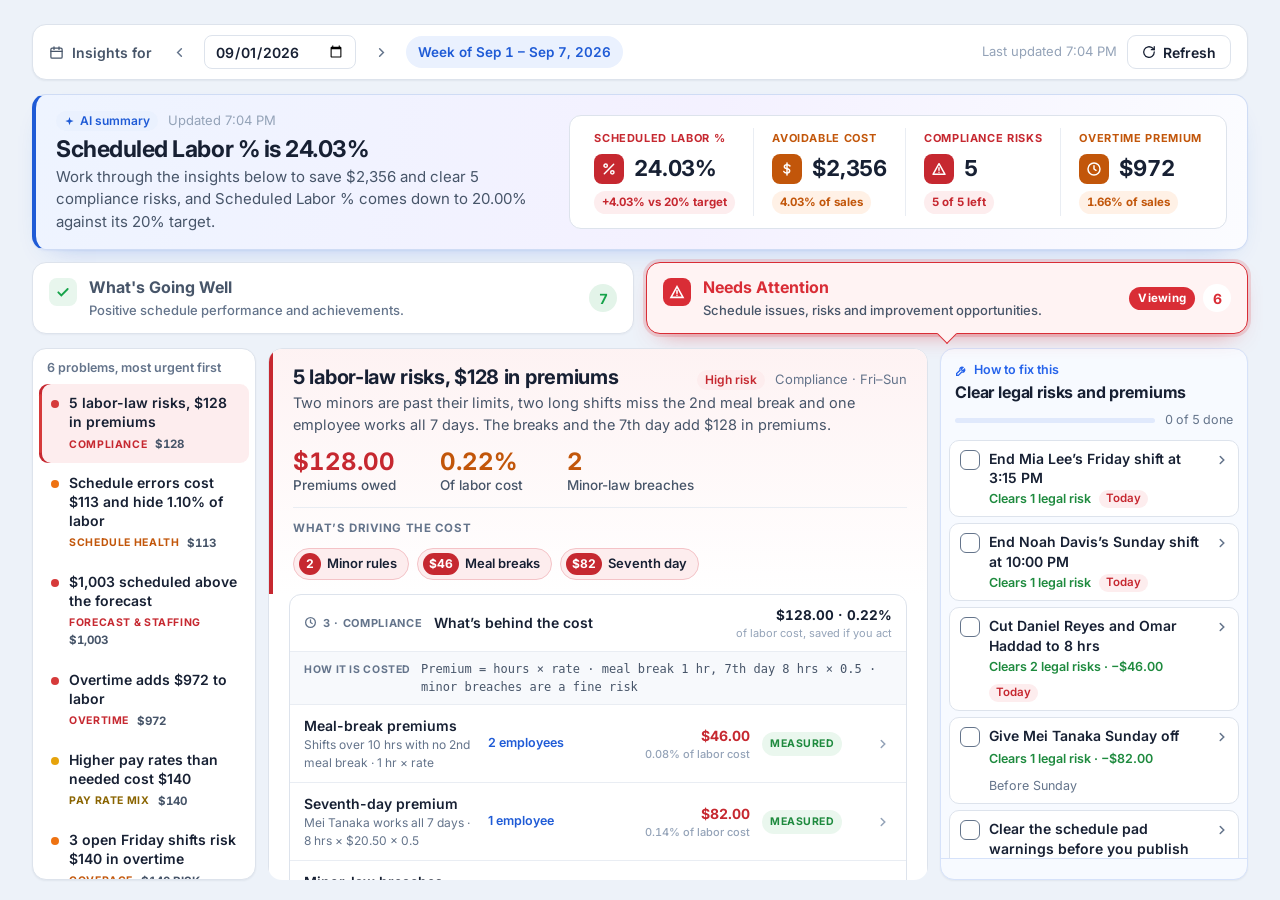
<file: schedule-insight-v3/Schedule Insights V4.html>
<!DOCTYPE html>
<html lang="en">
<head>
<meta charset="utf-8">
<meta name="viewport" content="width=device-width, initial-scale=1, viewport-fit=cover">
<title>Schedule Insights · 007 Encinitas</title>
<link rel="preconnect" href="https://fonts.googleapis.com">
<link rel="preconnect" href="https://fonts.gstatic.com" crossorigin>
<link href="https://fonts.googleapis.com/css2?family=Inter:wght@400;500;600;700;800&display=swap" rel="stylesheet">
<script>if(window.parent!==window)document.documentElement.classList.add("embed");try{const t=localStorage.getItem("si-theme");if(t)document.documentElement.setAttribute("data-theme",t);if(localStorage.getItem("si-hide-fix")!=="0")document.documentElement.classList.add("hide-fix")}catch(e){}</script>
<style>
/* ===================== TOKENS ===================== */
:root{
  color-scheme:light;
  --bg:#F3F5F9; --surface:#FFFFFF; --soft:#F7F9FC; --sunken:#EDF1F6;
  --line:#DDE3EC; --line-3d:#CBD1DD; --line-2:#E9EDF3;
  --ink:#172033; --ink-2:#475569; --ink-3:#64748B; --ink-4:#94A3B8;
  --side:#14213D; --side-ink:#9FB0D0; --side-active:#2A3C68;
  --blue:#1F5BD6; --blue-2:#1446B8; --blue-soft:#EAF1FE; --blue-line:#C3D5FA; --blue-ic:#1F5BD6;
  --green:#1E8A3E; --green-2:#156B2F; --green-soft:#EAF7EE; --green-line:#BFE4C9; --green-ic:#24974A;
  --red:#C62830; --red-2:#9C1B22; --red-soft:#FDEDEE; --red-line:#F4C3C7; --red-ic:#D63A3A;
  --orange:#C2560A; --orange-soft:#FFF1E6; --orange-line:#F7D0AE; --orange-ic:#EE7212;
  --yellow:#8A6400; --yellow-soft:#FEF8DA; --yellow-line:#F0DD8C; --yellow-ic:#E6A30B;
  --chk:#FFFFFF;
  --shadow:0 1px 2px rgba(20,26,43,.05),0 10px 28px -18px rgba(20,26,43,.28);
  box-sizing:border-box;
  padding-top:env(safe-area-inset-top,0px); padding-bottom:env(safe-area-inset-bottom,0px);
}
@media (prefers-color-scheme: dark){
  :root:not([data-theme="light"]){
    color-scheme:dark;
    --bg:#0C111C; --surface:#141B2A; --soft:#182033; --sunken:#0F1522;
    --line:#263049; --line-3d:#1D2639; --line-2:#1E273A;
    --ink:#EDF1F8; --ink-2:#B7C0D2; --ink-3:#8791A6;
    --side:#080C15; --side-ink:#7F8BA5; --side-active:#1D2945;
    --blue:#7EA8FF; --blue-2:#1446B8; --blue-soft:#17264A; --blue-line:#2A4277; --blue-ic:#2F6BE6;
    --green:#5FD38A; --green-2:#156B2F; --green-soft:#132C21; --green-line:#24503A; --green-ic:#24974A;
    --red:#FF8088; --red-2:#9C1B22; --red-soft:#341A21; --red-line:#5C2A33; --red-ic:#D63A3A;
    --orange:#FFA765; --orange-soft:#33220F; --orange-line:#5C3A1C; --orange-ic:#EE7212;
    --yellow:#F2CA4E; --yellow-soft:#302810; --yellow-line:#5A4A1B; --yellow-ic:#E6A30B;
    --chk:#141B2A;
    --shadow:0 1px 2px rgba(0,0,0,.35),0 12px 30px -18px rgba(0,0,0,.7);
  }
}
:root[data-theme="dark"]{
  color-scheme:dark;
  --bg:#0C111C; --surface:#141B2A; --soft:#182033; --sunken:#0F1522;
  --line:#263049; --line-3d:#1D2639; --line-2:#1E273A;
  --ink:#EDF1F8; --ink-2:#B7C0D2; --ink-3:#8791A6;
  --side:#080C15; --side-ink:#7F8BA5; --side-active:#1D2945;
  --blue:#7EA8FF; --blue-2:#1446B8; --blue-soft:#17264A; --blue-line:#2A4277; --blue-ic:#2F6BE6;
  --green:#5FD38A; --green-2:#156B2F; --green-soft:#132C21; --green-line:#24503A; --green-ic:#24974A;
  --red:#FF8088; --red-2:#9C1B22; --red-soft:#341A21; --red-line:#5C2A33; --red-ic:#D63A3A;
  --orange:#FFA765; --orange-soft:#33220F; --orange-line:#5C3A1C; --orange-ic:#EE7212;
  --yellow:#F2CA4E; --yellow-soft:#302810; --yellow-line:#5A4A1B; --yellow-ic:#E6A30B;
  --chk:#141B2A;
  --shadow:0 1px 2px rgba(0,0,0,.35),0 12px 30px -18px rgba(0,0,0,.7);
}
/* severity tiers */
.t-red{--tc:var(--red);--tc-soft:var(--red-soft);--tc-line:var(--red-line);--tc-ic:var(--red-ic)}
.t-orange{--tc:var(--orange);--tc-soft:var(--orange-soft);--tc-line:var(--orange-line);--tc-ic:var(--orange-ic)}
.t-yellow{--tc:var(--yellow);--tc-soft:var(--yellow-soft);--tc-line:var(--yellow-line);--tc-ic:var(--yellow-ic)}
.t-green{--tc:var(--green);--tc-soft:var(--green-soft);--tc-line:var(--green-line);--tc-ic:var(--green-ic)}
/* depth system: level 1 = page containers, level 2 = items inside them */
:root{--shadow-lg:0 2px 4px rgba(20,26,43,.05),0 22px 44px -26px rgba(20,26,43,.42);--shadow-sm:0 1px 2px rgba(20,26,43,.06)}
:root[data-theme="dark"]{--shadow-lg:0 2px 4px rgba(0,0,0,.4),0 22px 44px -22px rgba(0,0,0,.85);--shadow-sm:0 1px 2px rgba(0,0,0,.4)}
@media (prefers-color-scheme: dark){:root:not([data-theme="light"]){--shadow-lg:0 2px 4px rgba(0,0,0,.4),0 22px 44px -22px rgba(0,0,0,.85);--shadow-sm:0 1px 2px rgba(0,0,0,.4)}}
:root{--well-bg:#F0FAF3;--well-ac:#16A34A;--wrong-bg:#FFF3F3;--wrong-ac:#D92D36;--fix-bg:#F2F6FF;--fix-ac:#2563EB;--fixpanel-bg:#F7FAFF;--fixpanel-line:#D6E2FA;--on-ac:#FFFFFF}
:root[data-theme="dark"]{--ink-4:#6B768C;--well-bg:#10241A;--well-ac:#4ADE80;--wrong-bg:#2B161B;--wrong-ac:#FF7A82;--fix-bg:#121F3B;--fix-ac:#7EA8FF;--fixpanel-bg:#111A2C;--fixpanel-line:#24375E;--on-ac:#0C111C}
@media (prefers-color-scheme: dark){:root:not([data-theme="light"]){--ink-4:#6B768C;--well-bg:#10241A;--well-ac:#4ADE80;--wrong-bg:#2B161B;--wrong-ac:#FF7A82;--fix-bg:#121F3B;--fix-ac:#7EA8FF;--fixpanel-bg:#111A2C;--fixpanel-line:#24375E;--on-ac:#0C111C}}
.edge-tc{border-bottom-color:color-mix(in srgb,var(--tc-line) 55%,var(--tc-ic))}

.t-blue{--tc:var(--blue);--tc-soft:var(--blue-soft);--tc-line:var(--blue-line);--tc-ic:var(--blue-ic)}

*,*::before,*::after{box-sizing:border-box}
html{scroll-padding-top:calc(env(safe-area-inset-top,0px) + 20px)}
body{margin:0;background:var(--bg);color:var(--ink);font-family:"Inter",system-ui,-apple-system,"Segoe UI",Roboto,sans-serif;font-size:14.5px;line-height:1.5;-webkit-font-smoothing:antialiased;transition:background .25s,color .25s}
body::before{content:"";position:fixed;inset:0 0 auto;height:env(safe-area-inset-top,0px);z-index:60;background:var(--side)}
.num{font-variant-numeric:tabular-nums}
button{font:inherit;color:inherit;cursor:pointer}
:focus-visible{outline:2px solid var(--blue);outline-offset:2px;border-radius:6px}
@media (prefers-reduced-motion: reduce){*{transition:none!important;animation:none!important;scroll-behavior:auto!important}}
[hidden]{display:none!important}

/* ===================== SHELL ===================== */
/* no rail / top bar of its own: index.html (flag "Enable New Insight design_V2")
   hosts this page under its Schedule AI Insight sub-header, and the theme
   comes from the profile menu there */
.app{min-height:100vh}
.page{min-width:0}
.wrap{padding:24px 32px 20px;max-width:1680px;margin:0 auto}
html.embed{color-scheme:normal!important}
html.embed body{background:transparent}
html.embed body::before{display:none}
html.embed .app{min-height:0}
html.embed .wrap{padding:0 0 10px;max-width:none}

/* ===================== SHARED PATTERNS ===================== */
/* one surface style for every group; nothing inside a card gets its own box */
.card{background:var(--surface);border:1px solid var(--line);border-radius:14px;box-shadow:var(--shadow-sm)}
.meta{font-size:13px;color:var(--ink-3)}
.badge{display:inline-flex;align-items:center;gap:5px;font-size:12px;font-weight:600;line-height:1;padding:4px 8px;border-radius:999px;white-space:nowrap}
.badge.risk{color:var(--red);background:var(--red-soft)}
.badge.warn{color:var(--orange);background:var(--orange-soft)}
.badge.ok{color:var(--green);background:var(--green-soft)}
.badge.ai{color:var(--blue);background:var(--blue-soft)}
.badge.today{color:var(--red);background:var(--red-soft);padding:3px 7px;font-size:11.5px}
.dot{width:8px;height:8px;border-radius:50%;background:var(--tc-ic,var(--ink-3));flex:none}
.bar{height:5px;border-radius:9px;background:var(--sunken);overflow:hidden}
.bar i{display:block;height:100%;width:0;background:var(--green-ic);border-radius:9px;transition:width .35s}
.prog{display:flex;align-items:center;gap:10px;font-size:12.5px;color:var(--ink-3)}
.prog .bar{flex:1}
.linkbtn{background:none;border:0;padding:0;color:var(--blue);font-weight:600;font-size:13.5px}
.linkbtn:hover{text-decoration:underline}
.caret{transition:transform .2s;flex:none}
[aria-expanded="true"]>.caret,details[open]>summary .caret{transform:rotate(90deg)}

/* ===================== AI EXECUTIVE SUMMARY ===================== */
.sum{display:grid;grid-template-columns:minmax(0,1fr) auto auto;grid-template-areas:"main kpis tools";gap:12px 32px;align-items:center;padding:12px 20px}
.sum-main{grid-area:main;min-width:0}
.sum-meta{display:flex;align-items:center;gap:10px;margin-bottom:4px}
.sum-meta .meta{color:var(--ink-4)}
.sum h1{margin:0;font-size:22px;line-height:1.25;letter-spacing:-.02em;font-weight:700}
.sum p{margin:2px 0 0;font-size:15px;color:var(--ink-2);max-width:62ch}
.sum .kpis{grid-area:kpis}
.sum .tools{grid-area:tools;align-self:start}
.kpis{display:flex;align-items:stretch}
.kpi{--kc:var(--ink);background:none;border:0;border-left:1px solid var(--line);text-align:left;padding:0 20px;border-radius:0;min-width:0}
.kpi:first-child{border-left:0;padding-left:0}
.kpi:last-child{padding-right:0}
.kpi b{display:block;font-size:22px;font-weight:700;line-height:1.15;color:var(--kc);letter-spacing:-.01em}
.kpi span{display:block;font-size:13px;color:var(--ink-3);white-space:nowrap}
.kpi:hover span{color:var(--blue)}
.kpi.k-red{--kc:var(--red)} .kpi.k-amber{--kc:var(--orange)} .kpi.k-ok{--kc:var(--green)}
.tools{display:flex;gap:8px}
.week{display:flex;align-items:center;border:1px solid var(--line);border-radius:10px;background:var(--surface)}
.week button{background:none;border:0;padding:7px 11px;color:var(--ink-3);font-size:17px;line-height:1}
.week button:hover{color:var(--blue)}
.week span{font-weight:600;font-size:13.5px}
.icon-btn{width:36px;height:36px;border-radius:10px;border:1px solid var(--line);background:var(--surface);display:grid;place-items:center;color:var(--ink-3)}
.icon-btn:hover{color:var(--blue);border-color:var(--blue-line)}

/* ===================== 3 STORY TABS ===================== */
/* soft semantic surfaces: green = good, red = risk, blue = action */
.tabs3{display:grid;grid-template-columns:repeat(3,minmax(0,1fr));gap:12px;margin-top:12px}
.tc.t-green{--tc:var(--well-ac);--tbg:var(--well-bg)}
.tc.t-red{--tc:var(--wrong-ac);--tbg:var(--wrong-bg)}
.tc.t-blue{--tc:var(--fix-ac);--tbg:var(--fix-bg)}
.tc{text-align:left;background:var(--tbg);border:1px solid color-mix(in srgb,var(--tc) 22%,var(--line));border-radius:12px;padding:10px 14px;display:flex;gap:12px;align-items:center;transition:border-color .15s,box-shadow .15s}
.tc:hover{border-color:color-mix(in srgb,var(--tc) 45%,var(--line))}
.tc-ic{flex:none;width:30px;height:30px;border-radius:8px;display:grid;place-items:center;color:var(--tc);background:var(--surface);box-shadow:0 0 0 1px color-mix(in srgb,var(--tc) 18%,transparent)}
.tc-l{font-size:15.5px;font-weight:700;line-height:1.3;color:var(--tc)}
.tc[aria-selected="true"]{border-color:var(--tc);box-shadow:inset 0 0 0 1px var(--tc),0 8px 20px -10px color-mix(in srgb,var(--tc) 55%,transparent)}
.tc[aria-selected="true"] .tc-ic{background:var(--tc);color:var(--on-ac);box-shadow:none}
/* tiles: title + one-line description, icon tinted like the reference */
.tc{align-items:flex-start;padding:14px 16px;border-radius:14px;cursor:pointer}
.tc .tc-ic{width:28px;height:28px;margin-top:1px}
.tc-tx{display:flex;flex-direction:column;gap:3px;min-width:0}
.tc-l{font-size:16px;color:var(--ink)}
.tc-d{font-size:13px;line-height:1.4;color:var(--ink-3);font-weight:500}
.tc[aria-selected="true"] .tc-l{color:var(--tc)}
.tc:hover{transform:translateY(-1px)}
.tc{transition:border-color .15s,box-shadow .15s,transform .15s,background-color .15s}
/* selected vs not: unselected tiles go neutral, the selected one is filled, outlined,
   carries an accent bar + "Viewing" pill and points down at the content it opened */
.tc{position:relative;background:var(--surface);border:1px solid var(--line);box-shadow:0 1px 2px rgba(15,23,42,.04)}
.tc .tc-ic{background:color-mix(in srgb,var(--tc) 10%,var(--surface));color:var(--tc);box-shadow:none}
.tc .tc-l{color:var(--ink-2,var(--ink))}
.tc:hover{border-color:color-mix(in srgb,var(--tc) 40%,var(--line));background:color-mix(in srgb,var(--tc) 4%,var(--surface))}
.tc[aria-selected="true"]{background:var(--tbg);border:1.5px solid var(--tc);box-shadow:0 0 0 3px color-mix(in srgb,var(--tc) 16%,transparent),0 10px 24px -14px color-mix(in srgb,var(--tc) 70%,transparent);transform:none}

.tc[aria-selected="true"]::after{content:"";position:absolute;left:50%;bottom:-8px;width:14px;height:14px;background:var(--tbg);border-right:1.5px solid var(--tc);border-bottom:1.5px solid var(--tc);transform:translateX(-50%) rotate(45deg)}
.tc[aria-selected="true"] .tc-ic{background:var(--tc);color:var(--on-ac)}
.tc[aria-selected="true"] .tc-l{color:var(--tc)}
.tc[aria-selected="true"] .tc-d{color:var(--ink-2,var(--ink))}
.tc-n{margin-left:auto;align-self:center;display:flex;align-items:center;gap:8px;flex:none}
.tc-n b{min-width:28px;height:28px;padding:0 8px;border-radius:999px;display:grid;place-items:center;font-size:14px;font-weight:700;color:var(--tc);background:color-mix(in srgb,var(--tc) 12%,var(--surface))}
.tc-n em{display:none;font-style:normal;font-size:11.5px;font-weight:700;letter-spacing:.02em;color:var(--on-ac);background:var(--tc);border-radius:999px;padding:3px 9px}
.tc[aria-selected="true"] .tc-n em{display:inline-flex}
.tc[aria-selected="true"] .tc-n b{background:var(--surface)}
/* flag "hide how to fix": only the How to fix it tile / full plan view go; the fix steps stay in Needs Attention */
html.hide-fix .tc[data-v="fix"], html.hide-fix #v-fix, html.hide-fix #seePlan{display:none !important}
html.hide-fix .tabs3{grid-template-columns:repeat(2,minmax(0,1fr))}

/* ===================== VIEWS ===================== */
.view{display:none;padding-top:14px}
.view.on{display:block;animation:in .2s ease}
@keyframes in{from{opacity:0}to{opacity:1}}
.vh{display:flex;align-items:flex-end;justify-content:space-between;gap:16px;margin-bottom:12px;flex-wrap:wrap}
.vh h2{margin:0;font-size:18px;letter-spacing:-.01em}
.vh p{margin:2px 0 0;color:var(--ink-3);font-size:14px}

/* ===================== WENT WELL ===================== */
/* one card per thing that's working: result first, then what it is and why */
.well{display:grid;grid-template-columns:repeat(auto-fill,minmax(280px,1fr));gap:12px}
.wr{display:flex;flex-direction:column;gap:6px;padding:14px 16px 16px;border-top:3px solid var(--well-ac)}
.wr-top{display:flex;align-items:center;gap:10px}
.wr .ck{width:28px;height:28px;flex:none;border-radius:50%;background:var(--well-bg);color:var(--well-ac);display:grid;place-items:center}
.wr em{font-style:normal;font-size:13px;font-weight:600;color:var(--well-ac);background:var(--well-bg);border-radius:999px;padding:3px 10px;margin-left:auto;white-space:nowrap}
.wr b{display:block;font-size:15px;font-weight:700;line-height:1.35;margin-top:4px}
.wr p{margin:0;font-size:13.5px;line-height:1.5;color:var(--ink-3)}
/* hero card + strengths grouped by area */
#wellCount{color:var(--ink-3);font-weight:500;font-size:13px}
.wh{display:flex;align-items:center;gap:24px;padding:18px 22px;margin-bottom:14px;background:var(--well-bg);border:1px solid color-mix(in srgb,var(--well-ac) 35%,transparent)}
.wh-main{flex:1;min-width:0}
.wh-tag{display:inline-flex;align-items:center;gap:5px;font-size:12px;font-weight:600;line-height:1.5;color:var(--well-ac);background:var(--surface);border:1px solid color-mix(in srgb,var(--well-ac) 30%,transparent);border-radius:999px;padding:3px 10px;position:relative;z-index:1}
.wh-tag svg{width:11px;height:11px}
.wh h3{margin:10px 0 4px;font-size:19px;font-weight:700}
.wh p{margin:0;font-size:14px;line-height:1.5;color:var(--ink-3);max-width:620px}
.wh-stats{display:flex;flex:none}
.wh-stats>div{padding:0 22px;display:flex;flex-direction:column;gap:2px}
.wh-stats>div+div{border-left:1px solid color-mix(in srgb,var(--well-ac) 30%,transparent)}
.wh-stats b{font-size:22px;font-weight:700;color:var(--well-ac);line-height:1.15}
.wh-stats span{font-size:12.5px;color:var(--ink-3);white-space:nowrap}
.wg{display:grid;grid-template-columns:repeat(3,minmax(0,1fr));gap:14px;align-items:stretch}
.wgc{overflow:hidden}
.wgc-h{display:flex;align-items:center;gap:10px;padding:14px 16px;border-bottom:1px solid var(--line-2)}
.wgc-h b{font-size:15px;font-weight:700}
.wgc-h .meta{margin-left:auto;font-size:12.5px;color:var(--ink-4)}
.wgc-ic{width:28px;height:28px;border-radius:8px;display:grid;place-items:center;background:var(--well-bg);color:var(--well-ac)}
.wgi{display:flex;gap:12px;padding:14px 16px}
.wgi+.wgi{border-top:1px solid var(--line-2)}
.wgi .ck{width:22px;height:22px;flex:none;border-radius:50%;background:var(--well-bg);color:var(--well-ac);display:grid;place-items:center;margin-top:1px}
.wgi .ck svg{width:12px;height:12px}
.wgi em{display:block;font-style:normal;font-size:12.5px;font-weight:700;color:var(--well-ac)}
.wgi b{display:block;font-size:14.5px;font-weight:600;line-height:1.35;margin-top:2px}
.wgi p{margin:2px 0 0;font-size:13px;line-height:1.5;color:var(--ink-3)}
@media (max-width:1100px){.wg{grid-template-columns:1fr}.wh{flex-direction:column;align-items:flex-start}.wh-stats>div:first-child{padding-left:0}}

/* ===================== WENT WRONG: list | detail | fix ===================== */
/* the workspace fills the rest of the viewport (--md-h is measured in JS);
   list, feed and fix panel each scroll on their own */
.md{display:grid;grid-template-columns:232px minmax(0,1fr) 320px;grid-template-areas:"list detail fix";grid-template-rows:minmax(0,1fr);gap:14px;height:var(--md-h,640px)}
/* side columns take the height of the problem detail and scroll inside it */
.md>*{min-height:0}
.md>.list-c,.md>.fixpanel{height:100%;max-height:none}
.list-c{grid-area:list;display:flex;flex-direction:column;max-height:var(--col-h);overflow:hidden}
.list-h{padding:10px 14px 4px;font-size:12.5px;color:var(--ink-4)}
.list{display:flex;flex-direction:column;gap:1px;padding:2px 6px 6px;overflow-y:auto;scrollbar-width:thin}
.li{position:relative;display:grid;grid-template-columns:8px minmax(0,1fr);gap:1px 10px;width:100%;text-align:left;background:none;border:0;border-radius:9px;padding:10px 10px 10px 12px;flex:none;align-items:start}
.li .dot{margin-top:6px}
.li-t{font-weight:600;font-size:14px;line-height:1.35}
.li:hover{background:var(--soft)}
.li[aria-selected="true"]{background:var(--tc-soft)}
.li[aria-selected="true"]::before{content:"";position:absolute;left:0;top:10px;bottom:10px;width:3px;border-radius:3px;background:var(--tc-ic)}
.li.solved .li-t{text-decoration:line-through;color:var(--ink-3)}

/* center: a continuous feed of every problem */
.feed{grid-area:detail;position:relative;overflow-y:auto;overscroll-behavior:contain;display:flex;flex-direction:column;gap:14px;border-radius:14px;scrollbar-width:thin;padding-bottom:2px}
.feed:focus-visible{outline:2px solid var(--blue);outline-offset:2px}
.detail{flex:none;overflow:hidden;scroll-margin-top:0}
.feed-end{flex:none;margin:2px 0 6px;text-align:center;font-size:13px;color:var(--ink-4)}
.fixpanel.swap .fp-h,.fixpanel.swap .fp-list{animation:fpin .22s ease}
@keyframes fpin{from{opacity:.25;transform:translateY(4px)}to{opacity:1;transform:none}}
.d-head{padding:16px 20px 14px}
.d-title{display:flex;align-items:baseline;justify-content:space-between;gap:6px 16px;flex-wrap:wrap}
.d-meta{display:flex;align-items:center;gap:10px;flex-wrap:wrap}
.d-head h3{margin:0;font-size:21px;line-height:1.25;letter-spacing:-.015em}
.d-head>p{margin:0;color:var(--ink-2);font-size:14.5px;max-width:72ch}
.reasons{display:flex;flex-wrap:wrap;gap:10px 32px;margin-top:12px}
.rs{min-width:0}
.rs b{display:block;font-size:19px;font-weight:700;line-height:1.2;color:var(--tc)}
.rs span{display:block;font-size:13.5px;font-weight:500}
.rs small{display:block;font-size:12.5px;color:var(--ink-3)}
.reasons.hd{gap:10px 44px}
.reasons.hd b{font-size:24px;line-height:1.15}
.reasons.hd .rs:nth-child(n+2) b{color:var(--orange)}
.reasons.hd span{font-size:13.5px;color:var(--ink-2)}
/* one diagnostic line instead of four boxes */
.drivers{display:flex;flex-wrap:wrap;align-items:baseline;gap:4px 0;margin-top:12px;padding-top:10px;border-top:1px dashed var(--line);font-size:13.5px;color:var(--ink-2)}
.drivers .dr-l{font-size:12.5px;font-weight:600;color:var(--ink-3);margin-right:10px}
.drivers .dr-i{white-space:nowrap}
.detail{container-type:inline-size}
@container (max-width:760px){.drivers .dr-l{flex-basis:100%;margin-bottom:2px}}
.drivers .dr-i b{color:var(--tc);font-weight:700;margin-right:4px}
.drivers .dr-i+.dr-i::before{content:"·";color:var(--ink-4);margin:0 8px}
.tk-gh{display:flex;justify-content:space-between;align-items:center;padding:10px 16px 6px 18px;font-size:12.5px;font-weight:600;color:var(--ink-3);background:var(--soft);border-top:1px solid var(--line-2)}
.tk-gh:first-child{border-top:0}
.tk-gh+.task{border-top:0}
.fixpanel .task{background:var(--surface);border:1px solid var(--line);border-radius:10px;padding:8px 6px 8px 10px;gap:2px 9px;grid-template-columns:20px minmax(0,1fr) 20px}
.fixpanel .tk-more{width:20px}
.fixpanel .task:first-child{border-top:1px solid var(--line)}
.fixpanel .task:hover{border-color:var(--fixpanel-line);background:var(--surface);box-shadow:var(--shadow-sm)}
.fixpanel .task.done{background:color-mix(in srgb,var(--surface) 55%,var(--fixpanel-bg))}
.fixpanel .tk-gh{background:none;border:0;padding:6px 4px 0}
.d-sec{padding:12px 20px;border-top:1px solid var(--line-2)}
.d-sec h4{margin:0;font-size:14px;font-weight:600}
.d-head>p{margin-top:2px}
.days-in{display:flex;align-items:center;gap:8px;margin-left:auto;flex-wrap:wrap}
.days-in .meta{font-size:12.5px;color:var(--ink-4)}
.d-sec h4 .meta{font-weight:400;margin-left:6px}
.d-row{display:flex;align-items:center;gap:10px 16px;flex-wrap:wrap}
.dchips{display:flex;gap:6px;flex-wrap:wrap}
.dchip{font-size:12.5px;padding:2px 8px;border-radius:6px;background:var(--tc-soft);color:var(--tc)}
.dchip b{font-weight:700;margin-right:4px}

/* who it affects: compact rows that open for detail */
/* who's affected: a real table in a bordered box, rows open for detail */
.ppl{margin-top:8px;border:1px solid var(--line);border-radius:10px;overflow:hidden;overflow-x:auto}
.ptbl{width:100%;min-width:520px;border-collapse:collapse;table-layout:fixed;font-size:14px}
.ptbl .c-nm{width:34%} .ptbl .c-is{width:30%} .ptbl .c-sh{width:auto} .ptbl .c-go{width:40px}
.ptbl th{text-align:left;font-size:12.5px;font-weight:600;color:var(--ink-3);background:var(--soft);padding:8px 14px;border-bottom:1px solid var(--line)}
.ptbl td{padding:8px 14px;border-bottom:1px solid var(--line-2);vertical-align:middle;overflow:hidden;text-overflow:ellipsis;white-space:nowrap}
.ptbl tbody tr:last-child td{border-bottom:0}
.ptbl tr.pr{cursor:pointer;transition:background .12s}
.ptbl tr.pr:hover td{background:var(--soft)}
.ptbl tr.pr.open td{background:var(--soft);border-bottom-color:transparent}
.ptbl .nm{display:flex;align-items:center;gap:10px;width:100%;background:none;border:0;padding:0;text-align:left;font-weight:600;color:var(--ink);min-width:0}
.ptbl .nm i{width:24px;height:24px;border-radius:50%;flex:none;display:grid;place-items:center;font-style:normal;font-size:10.5px;font-weight:700;color:#fff}
.ptbl .is{color:var(--ink-2)}
.ptbl .sh{color:var(--ink-3)}
.ptbl .go{text-align:right;color:var(--ink-4);padding-left:0}
.ptbl tr.pr.open .caret{transform:rotate(90deg)}
.ptbl tr.pr-x td{white-space:normal;padding:2px 14px 12px 48px;font-size:13.5px;color:var(--ink-2);background:var(--soft)}
.sr{position:absolute;width:1px;height:1px;overflow:hidden;clip:rect(0 0 0 0);white-space:nowrap}
.ppl-more{margin-top:10px}

/* expandable deeper layers */
details.more{border-top:1px solid var(--line-2)}
details.more>summary{list-style:none;cursor:pointer;padding:11px 20px;display:flex;align-items:center;gap:8px;font-weight:600;font-size:14px}
details.more>summary::-webkit-details-marker{display:none}
details.more>summary .caret{color:var(--ink-3)}
details.more>summary .pv{font-weight:400;color:var(--ink-3);font-size:13.5px;margin-left:4px;min-width:0;overflow:hidden;text-overflow:ellipsis;white-space:nowrap}
details.more>summary:hover{background:var(--soft)}
details.more>summary .sl{white-space:nowrap;flex:none}
details.more[open]>summary .pv{display:none}
.why{padding:0 20px 16px 42px}
.why .lead{margin:0 0 14px;color:var(--ink-2);font-size:14px;max-width:72ch}
.why dl{display:grid;grid-template-columns:64px minmax(0,1fr);gap:8px 16px;margin:0}
.why dt{font-size:13px;font-weight:600;color:var(--ink-3)}
.why dt.rk{color:var(--red)}
.why dd{margin:0;font-size:14px;line-height:1.5;max-width:70ch}
.tcap{margin:0 20px 8px;font-size:13px;font-weight:600;color:var(--ink-2)}
.tnote{margin:0 20px 12px;font-size:13px;color:var(--ink-3)}
.tblw{overflow-x:auto;margin:0 20px 16px;border:1px solid var(--line);border-radius:10px}
table{border-collapse:collapse;width:100%;min-width:520px;font-size:13.5px}
th{text-align:left;font-weight:600;color:var(--ink-3);font-size:12.5px;padding:9px 12px;background:var(--soft);border-bottom:1px solid var(--line)}
td{padding:9px 12px;border-bottom:1px solid var(--line-2)}
tr:last-child td{border-bottom:0}
.r{text-align:right}
.neg{color:var(--red);font-weight:600} .pos{color:var(--green);font-weight:600}
.fixed-note{display:flex;align-items:center;gap:8px;margin-top:14px;padding:10px 12px;border-radius:10px;background:var(--green-soft);color:var(--green);font-size:14px;font-weight:600}

/* fix panel */
.fixpanel{grid-area:fix;display:flex;flex-direction:column;max-height:var(--col-h);overflow:hidden;background:var(--fixpanel-bg);border-color:var(--fixpanel-line)}
.fp-h{padding:12px 14px 10px;flex:none}
.fp-l{display:flex;align-items:center;gap:6px;font-size:12.5px;font-weight:600;color:var(--fix-ac)}
.fp-h h4{margin:2px 0 8px;font-size:16px;line-height:1.3;letter-spacing:-.01em}
.fp-list{flex:1;min-height:0;overflow-y:auto;scrollbar-width:thin;padding:0 8px 8px;display:flex;flex-direction:column;gap:6px}
.fp-list>*{flex:none}
.fp-f{flex:none;padding:10px 14px;border-top:1px solid var(--fixpanel-line)}
.fp-h .bar{background:color-mix(in srgb,var(--fix-ac) 14%,var(--surface))}
.outline{width:100%;display:flex;justify-content:center;align-items:center;gap:8px;border:1px solid var(--fixpanel-line);background:var(--surface);color:var(--fix-ac);border-radius:10px;padding:8px;font-weight:600;font-size:14px}
.outline:hover{background:var(--blue-soft)}

/* action: checkbox | what to do | expected result (+ when), detail on demand */
.task{display:grid;grid-template-columns:20px minmax(0,1fr) 22px;gap:3px 12px;align-items:start;padding:12px 16px 12px 18px;border-top:1px solid var(--line-2);cursor:pointer;transition:background .15s}
.task:first-child{border-top:0}
.task:hover{background:var(--soft)}
.chk{appearance:none;width:20px;height:20px;margin:1px 0 0;border:1.5px solid var(--ink-3);border-radius:6px;display:grid;place-items:center;cursor:pointer;background:var(--surface);grid-row:1 / span 2}
.chk:hover{border-color:var(--blue)}
.chk:checked{background:var(--green-ic);border-color:var(--green-ic)}
.chk:checked::after{content:"";width:5px;height:10px;border:solid #fff;border-width:0 2.5px 2.5px 0;transform:rotate(45deg) translate(-1px,-1px)}
.tk-t{font-weight:600;font-size:14px;line-height:1.4;cursor:pointer}
.tk-more{width:22px;height:22px;border:0;border-radius:6px;background:none;color:var(--ink-3);display:grid;place-items:center;padding:0}
.tk-more:hover{background:var(--sunken);color:var(--ink)}
.tk-g{grid-column:2;display:flex;align-items:center;gap:8px;flex-wrap:wrap;font-size:12.5px;color:var(--ink-3)}
.tk-g .imp{font-weight:600;color:var(--green)}
.tk-d{grid-column:2 / -1;font-size:13px;color:var(--ink-2);margin-top:4px}
.task.done .tk-t{text-decoration:line-through;color:var(--ink-3)}
.task.done .tk-g .imp{color:var(--ink-3)}
.task.done .badge.today{display:none}

/* ===================== FULL FIX PLAN ===================== */
.allset{display:none;align-items:center;gap:10px;background:var(--green-soft);color:var(--green);border-radius:12px;padding:12px 16px;font-weight:600;margin-bottom:14px}
.allset.on{display:flex}
.plan{--per:4;--gap:14px;display:flex;gap:var(--gap);align-items:flex-start;overflow-x:auto;scroll-snap-type:x mandatory;scroll-behavior:smooth;padding:2px 2px 12px;scrollbar-width:thin}
.plan>.pc{flex:0 0 calc((100% - var(--gap) * (var(--per) - 1)) / var(--per));scroll-snap-align:start;min-width:0}
.pc{overflow:hidden;display:flex;flex-direction:column}
/* long task lists scroll inside the card instead of stretching the page */
.pc-list{max-height:520px;overflow-y:auto;overscroll-behavior:contain;scrollbar-width:thin;scrollbar-color:var(--line) transparent}
.pc-list::-webkit-scrollbar{width:6px}
.pc-list::-webkit-scrollbar-thumb{background:var(--line);border-radius:6px}
.plan{align-items:flex-start}
/* Who's affected: expand / collapse */
.ppl-tg{display:inline-flex;align-items:center;gap:6px;background:none;border:0;padding:4px 6px 4px 2px;margin-left:-2px;border-radius:6px;font:inherit;font-weight:600;color:inherit;cursor:pointer}
.ppl-tg:hover{background:var(--line-2)}
.ppl-tg svg{transition:transform .18s;transform:rotate(90deg)}
.ppl-sec.closed .ppl-tg svg{transform:rotate(0deg)}
.ppl-body{display:grid;grid-template-rows:1fr;transition:grid-template-rows .2s ease}
.ppl-body>div{min-height:0;overflow:hidden}
.ppl-sec.closed .ppl-body{grid-template-rows:0fr}
.pc-h{padding:14px 16px 12px;border-bottom:1px solid var(--line-2)}
.pc-top{display:flex;align-items:center;gap:8px;justify-content:space-between}
.pc-top .meta{display:flex;align-items:center;gap:8px}
.pc-t{font-weight:700;font-size:15px;line-height:1.35;margin:8px 0 10px}
.pc.solved .pc-t{text-decoration:line-through;color:var(--ink-3)}
.vh-tools{display:flex;align-items:center;gap:14px}
.vh-r{font-weight:600;color:var(--blue);font-size:14px}
.pnav{display:flex;align-items:center;gap:8px}
.pnav-c{font-size:13px;color:var(--ink-3);white-space:nowrap}
.pnav button{width:34px;height:34px;border-radius:10px;border:1px solid var(--line);background:var(--surface);display:grid;place-items:center;color:var(--blue)}
.pnav button:hover:not(:disabled){border-color:var(--blue-line);background:var(--blue-soft)}
.pnav button:disabled{color:var(--ink-3);opacity:.45;cursor:default}

.toast{position:fixed;left:50%;bottom:calc(24px + env(safe-area-inset-bottom,0px));transform:translate(-50%,16px);opacity:0;background:var(--ink);color:var(--surface);padding:10px 16px;border-radius:10px;font-size:14px;font-weight:600;transition:.25s;pointer-events:none;z-index:70;display:flex;gap:12px;align-items:center}
.toast.on{opacity:1;transform:translate(-50%,0);pointer-events:auto}
.toast button{background:none;border:0;color:var(--blue);font-weight:700;padding:0}

/* ===================== RESPONSIVE ===================== */
@media (max-width:1440px){ .plan{--per:3} }
@media (max-width:1320px){ .md{grid-template-columns:224px minmax(0,1fr) 308px;gap:12px} }
/* laptop / small desktop: the problem list becomes a strip above, detail + fix side by side */
@media (max-width:1180px){
  .md{grid-template-columns:minmax(0,1fr) 312px;grid-template-areas:"list list" "detail fix";grid-template-rows:auto minmax(0,1fr)}
  .md>.list-c{height:auto}
  .list-h{display:none}
  .list{flex-direction:row;overflow-x:auto;padding:6px;gap:4px}
  .li{flex:0 0 220px}
  .li[aria-selected="true"]::before{left:10px;right:10px;top:auto;bottom:0;width:auto;height:3px}
}
@media (max-width:1100px){
  .sum{grid-template-columns:minmax(0,1fr) auto;grid-template-areas:"main tools" "kpis kpis"}
  .plan{--per:2}
}
/* tablet: one column, action plan directly under the problem */
@media (max-width:860px){
  .wrap{padding:16px 16px 56px}
  html.embed .wrap{padding:0 0 10px}
  .sum{padding:14px 16px}
  .sum h1{font-size:20px}
  .tabs3{gap:8px}
  .tc{padding:9px 12px;gap:10px}
  .tc-ic{width:26px;height:26px}
  .tc-l{font-size:14.5px}
  .md{grid-template-columns:1fr;grid-template-areas:"list" "detail" "fix";grid-template-rows:auto auto auto;height:auto}
  .feed{height:var(--md-h,560px)}
  .md>.fixpanel{height:auto}
  .fp-list{overflow:visible}
  .d-head,.d-sec{padding-left:18px;padding-right:18px}
  details.more>summary{padding-left:18px;padding-right:18px}
  .why{padding:0 18px 16px 18px}
  .tblw{margin:0 18px 18px} .tcap,.tnote{margin-left:18px;margin-right:18px}
  .plan{--per:1}
  .plan>.pc{flex-basis:88%}
}
@media (max-width:560px){
  .sum{grid-template-columns:1fr;grid-template-areas:"main" "kpis" "tools"}
  .sum .tools{align-self:auto}
  .tabs3{gap:6px}
  .tc{padding:9px 10px;justify-content:center;text-align:center}
  .tc-ic{display:none}
  .tc-l{font-size:13.5px}
  .kpis{display:grid;grid-template-columns:repeat(3,minmax(0,1fr))}
  .kpi{padding:2px 10px}
  .kpi b{font-size:20px}
  .kpi span{white-space:normal;font-size:12.5px}
  .ptbl th,.ptbl td{padding-left:10px;padding-right:10px}
  .why dl{grid-template-columns:1fr;gap:2px}
  .why dd{margin-bottom:8px}
}
/* compliance type pills in the consolidated table */
.tblw{overflow-x:auto}.tblw td:nth-child(-n+3),.tblw td.r{white-space:nowrap}
/* calculation tables: same look as the Who's affected table */
.tcap{display:flex;align-items:center;gap:8px;font-size:13.5px;font-weight:700;color:var(--ink)}
.tcap::before{content:"";width:4px;height:14px;border-radius:2px;background:var(--tc)}
.tblw{background:var(--surface);box-shadow:var(--shadow-sm)}
.tblw table{font-size:14px}
.tblw th{position:sticky;top:0;font-size:12.5px;font-weight:600;color:var(--ink-3);background:var(--soft);padding:10px 14px;white-space:nowrap}
.tblw td{padding:10px 14px;vertical-align:middle;color:var(--ink-2)}
.tblw td:first-child{color:var(--ink);font-weight:600}
.tblw tbody tr{transition:background .12s}
.tblw tbody tr:hover td{background:var(--soft)}
.tblw tbody tr.tot td{background:var(--soft);border-top:1px solid var(--line);color:var(--ink);font-weight:600}
.tblw td.r{font-variant-numeric:tabular-nums;color:var(--ink)}
.tnm{display:inline-flex;align-items:center;gap:10px}
.tnm i{width:24px;height:24px;border-radius:50%;flex:none;display:grid;place-items:center;font-style:normal;font-size:10.5px;font-weight:700;color:#fff}
.tblw table:has(.ct){table-layout:fixed;min-width:980px}.tblw table:has(.ct) td:nth-child(8){white-space:normal}.tblw table:has(.ct) td,.tblw table:has(.ct) th{padding:10px 12px}.tblw table:has(.ct) td:nth-child(3){white-space:normal}
.tblw table:has(.ct) th:nth-child(1){width:150px}.tblw table:has(.ct) th:nth-child(2){width:56px}.tblw table:has(.ct) th:nth-child(3){width:150px}.tblw table:has(.ct) th:nth-child(4){width:190px}.tblw table:has(.ct) th:nth-child(5){width:108px}.tblw table:has(.ct) th:nth-child(6){width:76px}.tblw table:has(.ct) th:nth-child(7){width:82px}.tblw table:has(.ct) tr:last-child td{background:var(--soft)}
.ct{display:inline-flex;align-items:center;height:20px;padding:0 8px;border-radius:999px;font-size:11.5px;font-weight:700;white-space:nowrap}
.ct-law{background:var(--red-soft);color:var(--red);border:1px solid var(--red-line)}
.ct-ot{background:var(--orange-soft);color:var(--orange);border:1px solid var(--orange-line)}
.ct-offer{background:var(--yellow-soft);color:var(--yellow);border:1px solid var(--yellow-line)}
/* ===================== VISUAL POLISH (styling only) ===================== */
/* page: soft blue-grey canvas so the white cards read as cards */
:root:not([data-theme="dark"]){--bg:#EDF2F9}
/* top summary bar: pastel schedule-blue band with an accent edge */
.sum{background:linear-gradient(100deg,#EEF4FF 0%,#F4F1FF 55%,#FBFCFF 100%);border-color:#CFDCF5;border-left:4px solid var(--blue);box-shadow:0 1px 2px rgba(31,91,214,.06),0 12px 28px -20px rgba(31,91,214,.45)}
:root[data-theme="dark"] .sum{background:linear-gradient(100deg,#15223F 0%,#1A1B3A 60%,var(--surface) 100%);border-color:#26385F}
.sum h1{font-size:23px}
.sum .kpi{padding:6px 18px;border-left:0}
.sum .kpis{gap:10px}
.sum .kpi{background:rgba(255,255,255,.7);border:1px solid #DCE5F5;border-radius:12px;min-width:118px}
:root[data-theme="dark"] .sum .kpi{background:rgba(255,255,255,.04);border-color:#26385F}
.sum .kpi:first-child{padding-left:18px}
.sum .kpi:last-child{padding-right:18px}
.sum .kpi b{font-size:21px}
.sum .kpi span{font-size:12.5px;font-weight:500;color:var(--ink-2)}
/* problem cards: tinted header in the card's risk colour */
.detail .d-head{background:linear-gradient(180deg,color-mix(in srgb,var(--tc-soft,var(--soft)) 70%,var(--surface)) 0%,var(--surface) 100%);border-left:4px solid var(--tc)}
.d-head h3{font-size:20px;font-weight:700}
.d-head>p{font-size:14.5px;color:var(--ink-2)}
.rs span{font-size:13.5px;color:var(--ink-2)}
/* "What's driving the risk": coloured chips instead of a dotted line of text */
.drivers{align-items:center;gap:8px;border-top:1px solid var(--line-2);padding-top:12px}
.drivers .dr-l{font-size:11.5px;font-weight:700;letter-spacing:.05em;text-transform:uppercase;color:var(--ink-3);margin-right:4px}
.drivers .dr-i+.dr-i::before{content:none}
.drivers .dr-i{display:inline-flex;align-items:center;gap:6px;padding:4px 11px 4px 5px;border-radius:999px;background:var(--tc-soft);border:1px solid var(--tc-line);color:var(--ink);font-size:13px;font-weight:600}
.drivers .dr-i b{margin:0;min-width:22px;height:22px;padding:0 6px;border-radius:999px;display:inline-grid;place-items:center;background:var(--tc);color:#fff;font-size:12px}
:root[data-theme="dark"] .drivers .dr-i b{color:var(--on-ac)}
/* expandable rows: light band + clearer labels */
.d-sec{background:var(--soft)}
.ppl-tg{font-size:14.5px}
details.more>summary{background:var(--soft)}
details.more>summary:hover,.ppl-tg:hover{background:var(--sunken)}
.dchip{font-weight:600;border:1px solid var(--tc-line)}
/* problem list (left): larger, clearer selection */
.list-h{font-weight:600;color:var(--ink-3)}
.li-t{font-size:14px;font-weight:600;color:var(--ink)}
.li:hover{background:var(--soft)}
.li[aria-selected="true"]{box-shadow:inset 3px 0 0 var(--tc)}
/* V4 Who's affected: one row per employee, issues grouped in the drill-down */
.ptbl .c-nm{width:26%} .ptbl .c-is{width:30%} .ptbl .c-cs{width:128px}
.ptbl th.cs,.ptbl td.cs{text-align:right;color:var(--ink);font-weight:600}
.ptbl .emp-n{margin-left:6px;min-width:20px;height:20px;padding:0 6px;border-radius:999px;display:inline-grid;place-items:center;background:var(--tc-soft,var(--soft));border:1px solid var(--tc-line,var(--line));color:var(--tc,var(--ink));font-size:11.5px;font-weight:700}
.ptbl tr.pr-x td{padding:4px 14px 14px 48px}
.emp-d{display:flex;flex-direction:column;gap:10px}
.emp-role{font-size:12.5px;color:var(--ink-3)}
.emp-it{display:grid;grid-template-columns:minmax(0,1.7fr) minmax(0,1.1fr) minmax(90px,auto) minmax(0,1.3fr);background:var(--surface);border:1px solid var(--line);border-radius:8px;overflow:hidden}
.emp-h,.emp-r{display:contents}
.emp-h span{font-size:11.5px;font-weight:600;letter-spacing:.03em;text-transform:uppercase;color:var(--ink-3);padding:8px 12px;border-bottom:1px solid var(--line)}
.emp-r span{padding:9px 12px;border-bottom:1px solid var(--line-2);font-size:13px;color:var(--ink-2);white-space:normal;min-width:0}
.emp-r:last-child span{border-bottom:0}
.emp-r span b{display:block;color:var(--ink);font-weight:600;margin-bottom:2px}
.emp-r span.neg{color:var(--tc,var(--ink));font-weight:600}
.emp-also{display:flex;flex-wrap:wrap;align-items:center;gap:6px 12px;font-size:12.5px;color:var(--ink-3)}
.emp-also .linkbtn{font-size:12.5px}
.emp-also small{color:var(--ink-3);font-weight:500}
.ppl-note{margin:10px 2px 0;font-size:12.5px;color:var(--ink-3)}
/* V4 week picker row */
.ibar{display:flex;align-items:center;flex-wrap:wrap;gap:8px 10px;padding:10px 16px;margin-bottom:14px}
.ib-l{display:inline-flex;align-items:center;gap:8px;font-size:14px;font-weight:600;color:var(--ink-2);margin-right:2px}
.ib-nav{width:30px;height:30px;border-radius:8px;border:0;background:none;color:var(--ink-3);display:grid;place-items:center;cursor:pointer}
.ib-nav:hover{background:var(--soft);color:var(--blue)}
.ib-date{height:34px;border:1px solid var(--line);border-radius:8px;padding:0 10px;font:inherit;font-size:14px;font-weight:600;color:var(--ink);background:var(--surface)}
.ib-wk{padding:6px 12px;border-radius:999px;background:var(--blue-soft);color:var(--blue);font-size:13.5px;font-weight:600}
.ib-sp{flex:1}
.ib-up{font-size:13px;color:var(--ink-4)}
.ib-ref{display:inline-flex;align-items:center;gap:7px;height:34px;padding:0 14px;border:1px solid var(--line);border-radius:9px;background:var(--surface);font:inherit;font-size:14px;font-weight:600;color:var(--ink);cursor:pointer}
.ib-ref:hover{border-color:var(--blue-line);color:var(--blue)}
/* V4 summary: statement left, KPI tiles right (week picker moved to its own row) */
.sum{grid-template-columns:minmax(0,1fr) auto;grid-template-areas:"main kpis";padding:16px 20px}
.sum .kpis.kx-wrap{gap:0;background:var(--surface);border:1px solid var(--line);border-radius:12px;padding:12px 6px}
.sum .kpis .kpi.kx{--kc:var(--ink);--ks:var(--soft);background:none;border:0;border-left:1px solid var(--line-2);border-radius:0;padding:2px 18px;min-width:150px;display:flex;flex-direction:column;gap:7px;cursor:pointer}
.sum .kpis .kpi.kx:first-child{border-left:0}
.sum .kpis .kpi.kx:hover{background:var(--soft)}
.sum .kpis .kpi.kx.k-red{--kc:var(--red);--ks:var(--red-soft)} .sum .kpis .kpi.kx.k-amber{--kc:var(--orange);--ks:var(--orange-soft)} .sum .kpis .kpi.kx.k-ok{--kc:var(--green);--ks:var(--green-soft)}
.sum .kpis .kpi.kx .kx-l{font-size:11px;font-weight:700;letter-spacing:.06em;text-transform:uppercase;color:var(--kc)}
.sum .kpis .kpi.kx .kx-v{display:flex;align-items:center;gap:10px;color:var(--ink)}
.sum .kpis .kpi.kx .kx-v b{display:inline;font-size:22px;color:var(--ink)}
.kx-ic{width:30px;height:30px;border-radius:8px;background:var(--kc);color:#fff;display:grid;place-items:center;flex:none}
.kx-p{font-style:normal;font-size:11.5px;font-weight:700;color:var(--kc);background:var(--ks);padding:3px 8px;border-radius:999px;align-self:flex-start;white-space:nowrap}
@media (max-width:1180px){.sum{grid-template-columns:minmax(0,1fr);grid-template-areas:"main" "kpis"}.sum .kpis.kx-wrap{flex-wrap:wrap;row-gap:12px}}
/* V4 problem list: category + what it still costs under each title */
.li-m{grid-column:2;display:flex;flex-wrap:wrap;gap:2px 8px;align-items:center;margin-top:3px;font-size:10.5px;font-weight:700;letter-spacing:.06em;text-transform:uppercase;color:var(--tc)}
.li-m b{color:var(--ink-2);letter-spacing:0;font-size:11.5px}
.li.solved .li-m{color:var(--ink-4)}
/* V4 factor breakdown above Who's affected */
.fx{margin:0 20px 14px;border:1px solid var(--line);border-radius:12px;background:var(--surface);overflow:hidden}
.fx-h{display:flex;align-items:center;flex-wrap:wrap;gap:6px 12px;padding:10px 14px;border-bottom:1px solid var(--line-2)}
.fx-k{display:inline-flex;align-items:center;gap:6px;font-size:11px;font-weight:700;letter-spacing:.06em;text-transform:uppercase;color:var(--ink-3)}
.fx-t1{font-size:14px;font-weight:600;color:var(--ink)}
.fx-r{margin-left:auto;text-align:right;display:flex;flex-direction:column}
.fx-r b{font-size:13.5px;font-weight:700;color:var(--ink)} .fx-r small{font-size:11px;color:var(--ink-4)}
.fx-how{display:flex;gap:10px;align-items:baseline;padding:8px 14px;background:var(--soft);border-bottom:1px solid var(--line-2)}
.fx-how span{font-size:10.5px;font-weight:700;letter-spacing:.06em;text-transform:uppercase;color:var(--ink-3);white-space:nowrap}
.fx-how code{font-family:"Geist Mono",ui-monospace,monospace;font-size:12px;color:var(--ink-2);white-space:normal}
.fx-row+.fx-row{border-top:1px solid var(--line-2)}
.fx-btn{display:grid;grid-template-columns:minmax(0,1fr) 100px 150px 100px 18px;align-items:center;gap:12px;width:100%;padding:10px 14px;background:none;border:0;text-align:left;font:inherit;color:inherit;cursor:pointer}
.fx-btn:disabled{cursor:default;opacity:1;color:inherit}
.fx-btn:not(:disabled):hover,.fx-row.open .fx-btn{background:var(--soft)}
.fx-t b{display:block;font-size:14px;font-weight:600;color:var(--ink)} .fx-t small{display:block;font-size:12px;color:var(--ink-3)}
.fx-n{font-size:12.5px;color:var(--ink-3)}
.fx-btn:not(:disabled) .fx-n{color:var(--blue);font-weight:600}
.fx-v{text-align:right;font-size:14px;font-weight:700;color:var(--ink)} .fx-v.neg{color:var(--tc)} .fx-v small{display:block;font-size:11px;font-weight:500;color:var(--ink-4)}
.fx-p{justify-self:start;font-size:10.5px;font-weight:700;letter-spacing:.05em;padding:4px 8px;border-radius:999px;white-space:nowrap}
.fp-m{color:var(--green);background:var(--green-soft)} .fp-a{color:var(--blue);background:var(--blue-soft)} .fp-r{color:var(--red);background:var(--red-soft)} .fp-n{color:var(--orange);background:var(--orange-soft)}
.fx-c{color:var(--ink-4);display:grid;place-items:center}
.fx-c .caret{transition:transform .15s} .fx-row.open .fx-c .caret{transform:rotate(90deg)}
.fx-emp{padding:2px 14px 10px 30px;background:var(--soft)}
.fx-e{display:grid;grid-template-columns:190px minmax(0,1fr) 180px 120px;gap:12px;align-items:center;padding:7px 0;border-top:1px dashed var(--line);font-size:13px;color:var(--ink-2)}
.fx-e:first-child{border-top:0}
.fx-e .cs{text-align:right;color:var(--ink);font-weight:600}
.fx-nm{display:inline-flex;align-items:center;gap:8px;background:none;border:0;padding:0;font:inherit;font-weight:600;color:var(--blue);cursor:pointer;text-align:left}
.fx-nm:hover{text-decoration:underline}
.fx-nm i{width:22px;height:22px;border-radius:50%;display:grid;place-items:center;font-style:normal;font-size:10px;font-weight:700;color:#fff;flex:none}
.ptbl tr.pr.flash td{background:var(--tc-soft);transition:background .3s}
@media (max-width:1100px){.fx-btn{grid-template-columns:minmax(0,1fr) auto 18px}.fx-n,.fx-p{display:none}.fx-e{grid-template-columns:minmax(0,1fr) minmax(0,1fr)}.fx-e .cs{text-align:left}}
@media (max-width:860px){.emp-it{grid-template-columns:minmax(0,1fr) minmax(0,1fr)}.emp-h{display:none}.emp-r span{border-bottom:0}.emp-r span:nth-child(4n){border-bottom:1px solid var(--line-2)}}</style>
</head>
<body>
<div class="app">
  <div class="page">
    <main class="wrap">
      <!-- V4: week picker on its own row above the summary -->
      <section class="ibar card" aria-label="Insights week">
        <span class="ib-l"><svg width="15" height="15" viewBox="0 0 24 24" fill="none" stroke="currentColor" stroke-width="2" stroke-linecap="round" stroke-linejoin="round" aria-hidden="true"><rect x="3" y="5" width="18" height="16" rx="2"/><path d="M8 3v4M16 3v4M3 10h18"/></svg>Insights for</span>
        <button class="ib-nav" id="wkPrev" aria-label="Previous week"><svg width="15" height="15" viewBox="0 0 24 24" fill="none" stroke="currentColor" stroke-width="2.4" stroke-linecap="round"><path d="M15 6l-6 6 6 6"/></svg></button>
        <input type="date" class="ib-date" id="wkDate" value="2026-09-01" aria-label="Pick a day in the week">
        <button class="ib-nav" id="wkNext" aria-label="Next week"><svg width="15" height="15" viewBox="0 0 24 24" fill="none" stroke="currentColor" stroke-width="2.4" stroke-linecap="round"><path d="M9 6l6 6-6 6"/></svg></button>
        <span class="ib-wk num" id="wkLabel">Week of Sep 1 – Sep 7, 2026</span>
        <span class="ib-sp"></span>
        <span class="ib-up">Last updated 7:04 PM</span>
        <button class="ib-ref" id="refresh"><svg width="14" height="14" viewBox="0 0 24 24" fill="none" stroke="currentColor" stroke-width="2.2" stroke-linecap="round"><path d="M21 12a9 9 0 1 1-3-6.7L21 8"/><path d="M21 3v5h-5"/></svg>Refresh</button>
      </section>

      <!-- AI executive summary: "what do I need to know this week?" -->
      <section class="sum card" aria-labelledby="sumH">
        <div class="sum-main">
          <div class="sum-meta"><span class="badge ai"><svg width="11" height="11" viewBox="0 0 24 24" fill="currentColor" aria-hidden="true"><path d="M12 2l2.2 6.6L21 11l-6.8 2.4L12 20l-2.2-6.6L3 11l6.8-2.4z"/></svg>AI summary</span><span class="meta">Updated 7:04 PM</span></div>
          <h1 id="sumH">Scheduled Labor % is 24.03%</h1>
          <p id="sumP">Work through the insights below to save $2,356 and clear 5 compliance risks, and Scheduled Labor % comes down to 20.00% against its 20% target.</p>
        </div>
        <div class="kpis kx-wrap" id="kpis"></div>
      </section>

      <nav class="tabs3" role="tablist" aria-label="Insight sections">
        <button class="tc t-green" role="tab" data-v="well" aria-selected="false" aria-controls="v-well">
          <span class="tc-ic"><svg width="16" height="16" viewBox="0 0 24 24" fill="none" stroke="currentColor" stroke-width="2.8" stroke-linecap="round"><path d="M5 12.5l4.5 4.5L19 7.5"/></svg></span>
          <span class="tc-tx"><span class="tc-l">What's Going Well</span><span class="tc-d">Positive schedule performance and achievements.</span></span>
        </button>
        <button class="tc t-red" role="tab" data-v="wrong" aria-selected="true" aria-controls="v-wrong">
          <span class="tc-ic"><svg width="16" height="16" viewBox="0 0 24 24" fill="none" stroke="currentColor" stroke-width="2.4" stroke-linecap="round"><path d="M12 4l9 16H3z"/><path d="M12 10v4M12 17h.01"/></svg></span>
          <span class="tc-tx"><span class="tc-l">Needs Attention</span><span class="tc-d">Schedule issues, risks and improvement opportunities.</span></span>
        </button>
        <button class="tc t-blue" role="tab" data-v="fix" aria-selected="false" aria-controls="v-fix">
          <span class="tc-ic"><svg width="16" height="16" viewBox="0 0 24 24" fill="none" stroke="currentColor" stroke-width="2.2" stroke-linecap="round"><path d="M14.7 6.3a4 4 0 0 0-5.4 5.2L3 17.8V21h3.2l6.3-6.3a4 4 0 0 0 5.2-5.4l-2.6 2.6-2.4-.6-.6-2.4z"/></svg></span>
          <span class="tc-tx"><span class="tc-l">How to fix it</span><span class="tc-d">Step-by-step actions to clear the problems.</span></span>
        </button>
      </nav>

      <!-- WENT WELL -->
      <section class="view" id="v-well" role="tabpanel" aria-label="What went well">
        <div class="vh"><div><h2>What's Going Well</h2><p>Keep these patterns when you build next week.</p></div><span class="vh-r num" id="wellCount"></span></div>
        <div class="wh card" id="wellHero"></div>
        <div class="wg" id="wellGrid"></div>
      </section>

      <!-- WENT WRONG -->
      <section class="view on" id="v-wrong" role="tabpanel" aria-label="What went wrong">
        <div class="md">
          <div class="list-c card">
            <div class="list-h num" id="listH">6 problems, most urgent first</div>
            <div class="list" role="listbox" aria-label="Problems" id="probList"></div>
          </div>
          <div class="feed" id="feed" tabindex="0" aria-label="Problem details, one after another"></div>
          <aside class="fixpanel card" id="fixpanel" aria-label="How to fix this" aria-live="polite"></aside>
        </div>
      </section>

      <!-- FIX PLAN -->
      <section class="view" id="v-fix" role="tabpanel" aria-label="The full fix plan">
        <div class="vh"><div><h2>Full fix plan</h2><p id="planSub">Legal risks first, then the biggest savings.</p></div><div class="vh-tools"><span class="vh-r num" id="planDone">0 of 30 done</span>
          <div class="pnav" aria-label="Browse problems"><span class="pnav-c num" id="pnavC"></span>
            <button class="prev" id="pPrev" aria-label="Previous problems"><svg width="16" height="16" viewBox="0 0 24 24" fill="none" stroke="currentColor" stroke-width="2.6" stroke-linecap="round"><path d="M15 6l-6 6 6 6"/></svg></button>
            <button class="next" id="pNext" aria-label="Next problems"><svg width="16" height="16" viewBox="0 0 24 24" fill="none" stroke="currentColor" stroke-width="2.6" stroke-linecap="round"><path d="M9 6l6 6-6 6"/></svg></button>
          </div></div></div>
        <div class="allset" id="allset"><svg width="18" height="18" viewBox="0 0 24 24" fill="none" stroke="currentColor" stroke-width="2.6" stroke-linecap="round"><path d="M5 12.5l4.5 4.5L19 7.5"/></svg><span id="allsetText"></span></div>
        <div class="plan" id="plan"></div>
      </section>
    </main>
  </div>
</div>

<div class="toast" id="toast" role="status" aria-live="polite"><span id="toastMsg"></span><button id="undo">Undo</button></div>

<script>
/* ---------- host page (index.html) ----------
   Embedded in the Insights tab: the theme comes from the host's profile
   menu, the host sizes the frame to our height and shows our toasts
   (a fixed toast inside a full-height frame would sit off-screen). */
const EMBED=window.parent!==window;
const toHost=m=>{if(EMBED)parent.postMessage(m,"*")};
addEventListener("message",e=>{
  if(e.source!==parent)return;
  const d=e.data||{};
  if(d.type==="si-theme")document.documentElement.setAttribute("data-theme",d.theme==="dark"?"dark":"light");
  else if(d.type==="si-hide-fix"){document.documentElement.classList.toggle("hide-fix",!!d.on);if(d.on&&document.getElementById("v-fix").classList.contains("on"))show("wrong");sizeMd()}
  else if(d.type==="si-v3-undo")undoLast();
  else if(d.type==="si-v3-viewport"){hostVP={vh:+d.vh||0,top:+d.top||0};sizeMd()}
});
function postHeight(){toHost({type:"si-v3-height",h:Math.ceil(document.body.getBoundingClientRect().height)})}
if(EMBED){new ResizeObserver(postHeight).observe(document.body);toHost({type:"si-v3-ready"})}

/* ---------- icons ---------- */
const IC={
  tick:'<svg width="16" height="16" viewBox="0 0 24 24" fill="none" stroke="currentColor" stroke-width="2.8" stroke-linecap="round"><path d="M5 12.5l4.5 4.5L19 7.5"/></svg>',
  alert:'<svg width="15" height="15" viewBox="0 0 24 24" fill="none" stroke="currentColor" stroke-width="2.6" stroke-linecap="round"><circle cx="12" cy="12" r="9"/><path d="M12 7.5v5M12 16.5h.01"/></svg>',
  caret:'<svg width="14" height="14" viewBox="0 0 24 24" fill="none" stroke="currentColor" stroke-width="2.6" stroke-linecap="round"><path d="M9 6l6 6-6 6"/></svg>',
  arrow:'<svg width="16" height="16" viewBox="0 0 24 24" fill="none" stroke="currentColor" stroke-width="2.4" stroke-linecap="round"><path d="M5 12h14M13 6l6 6-6 6"/></svg>'
};

/* ---------- data ---------- */
const WEEK=["Mon","Tue","Wed","Thu","Fri","Sat","Sun"];
const DATES={Mon:"Sep 1",Tue:"Sep 2",Wed:"Sep 3",Thu:"Sep 4",Fri:"Sep 5",Sat:"Sep 6",Sun:"Sep 7"};
const AVC=["#2F6BE6","#24974A","#D9620A","#7C3AED","#0E7490","#BE185D","#B45309","#475569"];
const ini=n=>n.split(" ").map(x=>x[0]).join("").slice(0,2);

const WELL=[
 ["Weekdays are on track","Mon – Wed sit within 4–6 hrs of forecast. The weekday template works.","Weekday template"],
 ["Tuesday and Wednesday are near budget","20.32% and 20.65% labor against a 20% target.","Within 0.7%"],
 ["62 of 98 shifts have no warnings","Monday is a completely clean day.","63% clean"],
 ["Every open shift has a ready replacement","All 3 unassigned Friday shifts have a free line cook in the same position.","3 of 3 matched"],
 ["Weekday shifts stay under 8 hrs","No Mon – Fri shift goes past 8 hrs, so all daily overtime sits on the weekend.","0 weekday daily OT"],
 ["A manager or shift lead covers every open hour","Management is on the floor from open to close on Sunday.","19 of 19 hrs"],
 ["Every Sunday shift is assigned and published","Employees have all their Sunday shift details.","17 of 17 shifts"]
];

/* ===== Schedule Insight V4 (profile flag "Enable Schedule_Insight_V4", default on) =====
   Needs Attention is built around labor cost: every problem says what the
   schedule spends that it doesn't need to, in $ and as % of forecast sales,
   and every fix carries the saving it brings back (sv). Schedule data only:
   Zip Schedule doesn't receive Zip Clock punches, so there is no actual-hours
   variance here. Store: 085 - Del Mar (California rules).
   Week Sep 1 – 7: forecast sales $58,400, labor target 20% ($11,680),
   scheduled labor $14,036.03 (24.03%). Fixing every cost problem removes
   $2,356.03 (4.03%) and lands the week on 20.00%. */
const SALES=58400, TARGET=20, SCHED_LABOR=14036.03, HIDDEN_PAY=644.87, AVG_RATE=16.75;
const money=(n,dec)=>"$"+(+n).toLocaleString("en-US",{minimumFractionDigits:dec?2:0,maximumFractionDigits:dec?2:0});
const pctOf=n=>(n/SALES*100).toFixed(2)+"%";
const neg=s=>`<span class="neg">${s}</span>`;
const OT='<span class="ct ct-ot">Daily OT</span>', WOT='<span class="ct ct-ot">Weekly OT</span>', OFFER='<span class="ct ct-offer">OT if approved</span>';

/* One card per cost driver, most urgent first: legal risks and setup gaps
   that make labor % wrong come first, then the biggest savings.
   head: "cost" / "pct" cells are filled live from what is still open. */
const PROBS=[
 {id:"law",tier:"t-red",cost:128,days:["Fri","Sat","Sun"],
  head:[["cost","Premiums owed","Meal-break premiums $46.00 · 7th-day premium $82.00"],["pct","Of labor cost","Premiums as a share of forecast sales"],["2","Minor-law breaches","No premium, but each one is a fine risk"]],
  parts:[["Minor rules","2","Mia Lee, Noah Davis · fine risk"],["Meal breaks","$46","1 hr premium per shift"],["Seventh day","$82","Mei Tanaka · 1.5× on her first 8 hrs"]],
  people:[["Mia Lee","Age 16 · Fri 11:15 AM – 4:20 PM · 5.08 hrs on a school day (limit 4)"],["Noah Davis","Age 17 · Sun 5:30 PM – 12:25 AM · past the 10:00 PM limit"],["Daniel Reyes","GM · $24.00/hr · Sat 7:00 AM – 5:25 PM with no 2nd meal break · $24.00 premium"],["Omar Haddad","AM · $22.00/hr · Sun 2:45 PM – 12:45 AM with no 2nd meal break · $22.00 premium"],["Mei Tanaka","Shift Leader · $20.50/hr · 7th day in a row on Sun · 8 hrs × $20.50 × 0.5 = $82.00"]],
  note:"California rules for 085 - Del Mar. Premiums are what the schedule owes if it runs as built. Minor-law breaches carry no premium but are a fine risk, so they are fixed first.",
  tables:[{t:"Labor-law risks and what they cost",h:["Employee","Day","Shift","Rule","Formula","Cost","Fix"],r:[
   ["Mia Lee (16)","Fri","11:15 AM – 4:20 PM","Minor: max 4 hrs on a school day",'<span class="ct ct-law">Fine risk</span>',"—","End at 3:15 PM"],
   ["Noah Davis (17)","Sun","5:30 PM – 12:25 AM","Minor: not after 10:00 PM",'<span class="ct ct-law">Fine risk</span>',"—","End at 10:00 PM"],
   ["Daniel Reyes","Sat","7:00 AM – 5:25 PM","2nd meal break missing","1 hr × $24.00",neg("$24.00"),"Cut to 8 hrs or add a break"],
   ["Omar Haddad","Sun","2:45 PM – 12:45 AM","2nd meal break missing","1 hr × $22.00",neg("$22.00"),"Cut to 8 hrs or add a break"],
   ["Mei Tanaka","Sun","6:45 AM – 4:35 PM","7th consecutive day","8 hrs × $20.50 × 0.5",neg("$82.00"),"Give Sunday to Jordan Price"],
   ["<b>Total</b>","","","<b>5 rule breaches</b>","",'<b class="neg">$128.00</b>',""]],n:[5]}]},

 {id:"health",tier:"t-orange",cost:113.21,days:["Mon","Tue","Wed","Thu","Sat","Sun"],
  head:[["cost","Paid for no work","Overlaps, hours outside the set-up and close window, hours past availability"],["pct","Of labor cost","Share of forecast sales"],["+1.10%","Labor not counted","38.50 hrs on 3 employees with no pay rate ($644.87)"]],
  parts:[["Missing pay rates","3","38.50 hrs counted at $0"],["Overlapping shifts","2","1.58 hrs paid twice"],["Outside set-up / close","3","3.50 hrs"],["Past availability","1","Ava Thompson · 1.92 hrs"],["Time-off clash","2","Juan Lopez, Sofia Bagley"],["Inactive employee","1","Jacob Miller · Sat"]],
  people:[["Liam Rodriguez","Line Cook · 14.00 hrs this week · no pay rate set"],["Isabella Flores","GSA · 10.75 hrs this week · no pay rate set"],["Tom Nguyen","Prep Cook · 13.75 hrs this week · no pay rate set"],["Hector Cruz","Dishwasher · $15.50/hr · Wed 10:45 AM – 3:00 PM and 2:00 – 6:00 PM overlap 1.00 hr · Sun close runs to 1:00 AM"],["Aaliyah Brown","Dishwasher · $15.50/hr · Tue 10:30 AM – 3:35 PM and 3:00 – 8:00 PM overlap 0.58 hrs"],["Luis Hernandez","Line Cook · $17.00/hr · Mon starts 5:45 AM, set-up opens 7:00 AM"],["Grace Park","Prep Cook · $17.00/hr · Sat starts 5:45 AM, set-up opens 7:00 AM"],["Ava Thompson","GSA · $16.00/hr · Thu 4:00 – 10:55 PM, available until 9:00 PM"],["Juan Lopez","Line Cook · Sat 4:00 – 11:30 PM · approved time off (family wedding)"],["Sofia Bagley","GSA · Sat 4:00 – 10:50 PM · time-off request pending 9 days"],["Jacob Miller","Inactive since Aug 29 · Sat 11:00 AM – 4:00 PM still assigned"]],
  note:"Without the 3 missing pay rates the schedule reads 24.03%. Counted at the store’s $16.75 average rate, the same week is 25.14%. Time-off clashes and the inactive employee cost nothing on paper, but each is a likely no-show that gets filled last minute.",
  tables:[
   {t:"Paid hours with no work behind them",h:["Employee","Day","Issue","Hrs","Rate","Cost"],r:[
    ["Hector Cruz","Wed","Two shifts overlap 2:00 – 3:00 PM","1.00","$15.50",neg("$15.50")],
    ["Aaliyah Brown","Tue","Two shifts overlap 3:00 – 3:35 PM","0.58","$15.50",neg("$8.99")],
    ["Luis Hernandez","Mon","Starts 5:45 AM, set-up opens 7:00 AM","1.25","$17.00",neg("$21.25")],
    ["Grace Park","Sat","Starts 5:45 AM, set-up opens 7:00 AM","1.25","$17.00",neg("$21.25")],
    ["Hector Cruz","Sun","Ends 1:00 AM, close window ends 12:00 AM","1.00","$15.50",neg("$15.50")],
    ["Ava Thompson","Thu","1.92 hrs past her 9:00 PM availability","1.92","$16.00",neg("$30.72")],
    ["<b>Total</b>","","","<b>7.00</b>","",'<b class="neg">$113.21</b>']],n:[3,4,5]},
   {t:"Labor the schedule isn’t counting",h:["Employee","Position","Scheduled hrs","Pay rate","Not counted (at $16.75)"],r:[
    ["Liam Rodriguez","Line Cook","14.00","Not set","$234.50"],
    ["Isabella Flores","GSA","10.75","Not set","$180.06"],
    ["Tom Nguyen","Prep Cook","13.75","Not set","$230.31"],
    ["<b>Total</b>","","<b>38.50</b>","","<b>$644.87</b> <small>+1.10% labor</small>"]],n:[2,4]}]},

 {id:"fcst",tier:"t-red",cost:1003.33,days:["Mon","Thu","Sat","Sun"],
  head:[["cost","Above forecast","59.90 hrs over the 20% labor budget × $16.75 average rate"],["pct","Of labor cost","Share of forecast sales"],["114.54 hrs","Over forecast staffing","Hour by hour, before netting Friday’s short dinner"]],
  parts:[["Sunday","19.16 hrs","Afternoon overlap, early openers, late closers"],["Saturday","16.56 hrs","2:00 – 6:00 PM overlap, long mid shifts"],["Thursday","15.55 hrs","Extra closer + ~40 min padding"],["Labor Day","8.63 hrs","Afternoon and close"],["Friday dinner","−7.89 hrs","Short, see open shifts"]],
  people:[["Hannah Cho","Line Cook · Sun 10:15 AM – 7:55 PM · inside the 1:00 – 5:00 PM peak of extra staff"],["Graciela Atempa","GSA · Sat 10:00 AM – 7:50 PM · inside the 2:00 – 6:00 PM overlap"],["Ana Morales","Shift Leader · Thu 4:00 – 10:55 PM · second Thursday closer"],["Daniel Reyes","GM · about 40 min of padding on Thu"],["Mei Tanaka","Shift Leader · about 40 min of padding on Thu"],["Hector Cruz","Dishwasher · Sun closer past 9:00 PM"]],
  note:"Budget hours come from forecast sales at the 20% labor target. Cost uses the store’s average scheduled rate of $16.75/hr. Friday is under budget because of the 3 open shifts, which nets the week down to 59.90 hrs over.",
  tables:[
   {t:"Budget vs scheduled by day",h:["Day","Budget hrs","Scheduled hrs","Over budget","Cost at $16.75"],r:[
    ["Mon Sep 1 (Labor Day)","63.38","73.90","10.52",neg("$176.21")],["Tue Sep 2","71.69","72.56","0.87",neg("$14.57")],["Wed Sep 3","69.30","71.28","1.98",neg("$33.17")],["<b>Thu Sep 4</b>","70.52","89.06","<b>18.54</b>",neg("<b>$310.55</b>")],["Fri Sep 5","72.68","59.74","−12.94",'<span class="pos">short, see open shifts</span>'],["Sat Sep 6","128.45","145.01","16.56",neg("$277.38")],["Sun Sep 7","120.41","144.79","24.38",neg("$408.37")],["<b>Week</b>","596.44","656.34","<b>59.90</b>",'<b class="neg">$1,003.33</b>']],n:[1,2,3,4]},
   {t:"Biggest gaps by hour",h:["Day","Time window","Scheduled staff-hrs","Forecast staff-hrs","Gap"],r:[["Mon Sep 1 (Labor Day)","2:00 – 5:00 PM","17.12","11.00",neg("+6.12 over")],["Thu Sep 4","1:00 – 6:00 PM","29.37","22.00",neg("+7.37 over")],["Sat Sep 6","2:00 – 6:00 PM","35.84","24.00",neg("+11.84 over")],["Sun Sep 7","1:00 – 5:00 PM","34.06","22.00",neg("+12.06 over")],["Sun Sep 7","9:00 PM – close","10.10","6.00",neg("+4.10 over")],["Fri Sep 5","4:00 PM – close","9.26","17.15",neg("−7.89 short")]],n:[2,3,4]}]},

 {id:"ot",tier:"t-red",cost:971.99,days:["Thu","Sat","Sun"],
  head:[["cost","Overtime premium","Daily $853.30 · weekly $118.69"],["pct","Of labor cost","Share of forecast sales"],["+$155","If offers approved","2 accepted shift offers would add $155.06"]],
  parts:[["Daily OT","24","Weekend shifts over 8 hrs · $853.30"],["Weekly OT","2","Over 40 hrs · $118.69"],["Offers adding OT","2","+$155.06 if approved"]],
  people:[["Daniel Reyes","GM · Sat 7:00 AM – 5:25 PM · 2.38 hrs daily OT · $99.96"],["Priya Nair","GM · Sun 7:15 AM – 4:55 PM · 1.69 hrs daily OT · $70.98"],["Omar Haddad","AM · Sun 2:45 PM – 12:45 AM · 2.01 hrs daily OT · $69.35"],["Graciela Atempa","GSA · Sat 10:00 AM – 7:50 PM · 1.82 hrs daily OT · $62.79"],["Marcus Bell","Line Cook · Sat 2:30 PM – 12:10 AM · 1.67 hrs daily OT · $57.62"],["Hannah Cho","Line Cook · Sun 10:15 AM – 7:55 PM · 1.64 hrs daily OT · $56.58"],["Chris Walker","Shift Leader · 42.75 hrs · $80.44 weekly OT"],["Jasmine Ortiz","Line Cook · 41.50 hrs · $38.25 weekly OT"],["Kimberli Lopez","Accepted Tyler Brooks’s Thu offer · would reach 42.25 hrs · +$65.81"],["Alex Garcia","Accepted Eliza Funes’s Sun offer · would reach 43.50 hrs · +$89.25"]],
  note:"Overtime premium is the extra half rate on hours past 8 a day or 40 a week (California). Moving those hours to someone with room removes the premium. The hours themselves are counted under Hours above forecast.",
  tables:[{t:"Overtime by shift · 8 most expensive daily OT shifts shown",h:["Employee","Day","Shift","Type","Over","Cost","Fix"],r:[
   ["Daniel Reyes","Sat","7:00 AM – 5:25 PM",OT,"2.38 hrs",neg("$99.96"),"Cap at 8 hrs · rest to Priya Nair"],
   ["Priya Nair","Sun","7:15 AM – 4:55 PM",OT,"1.69 hrs",neg("$70.98"),"Cap at 8 hrs · rest to Daniel Reyes"],
   ["Omar Haddad","Sun","2:45 PM – 12:45 AM",OT,"2.01 hrs",neg("$69.35"),"Cap at 8 hrs · rest to Marcus Bell"],
   ["Graciela Atempa","Sat","10:00 AM – 7:50 PM",OT,"1.82 hrs",neg("$62.79"),"Cap at 8 hrs · rest to Hannah Cho"],
   ["Marcus Bell","Sat","2:30 PM – 12:10 AM",OT,"1.67 hrs",neg("$57.62"),"Cap at 8 hrs · rest to Omar Haddad"],
   ["Hannah Cho","Sun","10:15 AM – 7:55 PM",OT,"1.64 hrs",neg("$56.58"),"Cap at 8 hrs · rest to Graciela Atempa"],
   ["Mei Tanaka","Sun","6:45 AM – 4:35 PM",OT,"1.86 hrs",neg("$54.41"),"Give Sunday to Jordan Price"],
   ["Kimberli Lopez","Sat","6:30 AM – 4:10 PM",OT,"1.69 hrs",neg("$49.43"),"Cap at 8 hrs · rest to Ana Morales"],
   ["Other 16 shifts","Sat · Sun","Over 8 hrs",OT,"—",neg("$332.18"),"Cap every weekend shift at 8 hrs"],
   ["Chris Walker","Week","42.75 hrs · Shift Leader",WOT,"2.75 hrs",neg("$80.44"),"Move Sun 2:00 – 8:00 PM to Ana Morales"],
   ["Jasmine Ortiz","Week","41.50 hrs · Line Cook",WOT,"1.50 hrs",neg("$38.25"),"Move Sun 10:00 AM – 3:30 PM to Andre Wilson"],
   ["Kimberli Lopez","Thu","2:00 – 8:00 PM · Tyler Brooks’s offer",OFFER,"2.25 hrs",neg("$65.81"),"Approve for Jordan Price instead"],
   ["Alex Garcia","Sun","3:00 – 9:00 PM · Eliza Funes’s offer",OFFER,"3.50 hrs",neg("$89.25"),"Approve for Nicole Ramos instead"],
   ["<b>Total</b>","","","","",'<b class="neg">$971.99</b> <small>+ $155.06 if offers approved</small>',""]],n:[4,5]}]},

 {id:"rate",tier:"t-yellow",cost:139.50,days:["Tue","Wed","Thu"],
  head:[["cost","Extra pay rate","31.11 hrs on employees paid more than another trained, available employee"],["pct","Of labor cost","Share of forecast sales"],["$4.48/hr","Average gap","Assigned rate minus the lowest eligible rate"]],
  parts:[["GM on line or prep","2","Daniel Reyes, Priya Nair"],["Senior cooks on slow shifts","2","Brandon Lee, Victor Ramos"],["Lead above need","1","Mei Tanaka"]],
  people:[["Daniel Reyes","GM · $24.00/hr · Tue 7:00 AM – 1:35 PM prep shift"],["Priya Nair","GM · $24.00/hr · Wed 7:15 AM – 1:45 PM line shift"],["Brandon Lee","Line Cook · $19.25/hr · Wed 3:00 – 9:00 PM"],["Victor Ramos","Line Cook · $18.75/hr · Tue 4:00 – 10:00 PM"],["Mei Tanaka","Shift Leader · $20.50/hr · Thu 4:00 – 10:00 PM"]],
  note:"Eligible means trained for the same position, available, no time off, stays under 8 hrs a day and 40 a week, and allowed under minor rules. Every swap keeps a manager or shift lead on the floor.",
  tables:[{t:"Shifts on a higher rate than needed",h:["Employee","Shift","Assigned rate","Eligible employee","Their rate","Hrs","Extra cost"],r:[
   ["Daniel Reyes","Tue 7:00 AM – 1:35 PM · Prep","$24.00","Grace Park · Prep Cook","$17.00","6.57",neg("$45.99")],
   ["Priya Nair","Wed 7:15 AM – 1:45 PM · Line","$24.00","Andre Wilson · Line Cook","$17.50","6.54",neg("$42.51")],
   ["Brandon Lee","Wed 3:00 – 9:00 PM · Line","$19.25","Ethan Kim · Line Cook","$16.00","6.00",neg("$19.50")],
   ["Victor Ramos","Tue 4:00 – 10:00 PM · Line","$18.75","Rosa Delgado · Line Cook","$16.00","6.00",neg("$16.50")],
   ["Mei Tanaka","Thu 4:00 – 10:00 PM · Lead","$20.50","Jordan Price · Shift Leader","$18.00","6.00",neg("$15.00")],
   ["<b>Total</b>","","","","","<b>31.11</b>",'<b class="neg">$139.50</b>']],n:[2,4,5,6]}]},

 {id:"open",tier:"t-orange",cost:140,risk:true,days:["Fri"],
  head:[["cost","Overtime risk","If filled late by people near 40 hrs: 17.50 hrs × $16.00 × 0.5"],["17.50","Hours open","Fri 10:30 AM – 9:00 PM"],["7.89","Staff-hrs short","Friday 4:00 PM – close vs forecast"]],
  parts:[["Unassigned shifts","3","Fri · Line Cook"],["Ready matches","3 of 3","Same position, no overtime"],["Can’t publish","3","Until someone is assigned"]],
  people:[["Luis Hernandez","Line Cook · approved off Fri"],["Diego Ruiz","Line Cook · approved off Fri"],["Maria Santos","Line Cook · approved off Fri"],["Kevin Tran","Free to cover · 5.37 hrs this week · $16.00/hr"],["Carlos Mendoza","Free to cover · 5.39 hrs this week · $16.00/hr"],["Rosa Delgado","Free to cover · 5.87 hrs this week · $16.00/hr"]],
  note:"This is a risk, not a saving, so it isn’t counted in the labor cost above. Assigning the suggested employees costs straight time only.",
  tables:[{t:"Open shifts and who can take them",h:["Open shift","Position","Hrs","Suggested employee","Their week after","OT risk if filled late"],r:[
   ["Fri 10:30 AM – 5:00 PM","Line Cook","6.50","Kevin Tran","11.87 hrs",neg("$52.00")],
   ["Fri 3:00 – 9:00 PM","Line Cook","6.00","Carlos Mendoza","11.39 hrs",neg("$48.00")],
   ["Fri 4:00 – 9:00 PM","Line Cook","5.00","Rosa Delgado","10.87 hrs",neg("$40.00")],
   ["<b>Total</b>","","<b>17.50</b>","","",'<b class="neg">$140.00</b>']],n:[2,5]}]}
];

const WHEN={today:"Today",shift:"Before Sunday",publish:"Before publish",next:"Next schedule"};
/* sv = $ this fix takes off the schedule (0 = no direct saving) */
const FIXES=[
 {id:"a1",p:"law",ph:"today",sv:0,t:"End Mia Lee’s Friday shift at 3:15 PM",d:"Minor, age 16, school day. Kevin Tran can cover 3:15 – 4:20 PM.",g:"Clears 1 legal risk"},
 {id:"a2",p:"law",ph:"today",sv:0,t:"End Noah Davis’s Sunday shift at 10:00 PM",d:"Minor, age 17. Hector Cruz already closes.",g:"Clears 1 legal risk"},
 {id:"a3",p:"law",ph:"today",sv:46,t:"Cut Daniel Reyes and Omar Haddad to 8 hrs",d:"Or add a second meal break to each shift. Removes the 1 hr meal premium on both.",g:"Clears 2 legal risks · −$46.00"},
 {id:"l5",p:"law",ph:"shift",sv:82,t:"Give Mei Tanaka Sunday off",d:"Move her 6:45 AM shift to Jordan Price, capped at 8 hrs. His week goes to 26.50 hrs.",g:"Clears 1 legal risk · −$82.00"},
 {id:"l6",p:"law",ph:"publish",sv:0,t:"Clear the schedule pad warnings before you publish",d:"All 5 risks showed a warning icon on the shift before the week went out.",g:"No new legal risks"},

 {id:"h1",p:"health",ph:"today",sv:0,t:"Add pay rates for Liam Rodriguez, Isabella Flores and Tom Nguyen",d:"38.50 hrs are counted at $0. With rates set, labor shows its real cost.",g:"Labor % shows the true cost"},
 {id:"h2",p:"health",ph:"today",sv:15.50,t:"Merge Hector Cruz’s two Wednesday shifts",d:"10:45 AM – 3:00 PM and 2:00 – 6:00 PM overlap by 1 hr. Make it one 10:45 AM – 6:00 PM shift.",g:"−$15.50 · 1.00 hr paid twice"},
 {id:"h3",p:"health",ph:"today",sv:8.99,t:"Start Aaliyah Brown’s Tuesday evening shift at 3:35 PM",d:"Her morning shift ends at 3:35 PM.",g:"−$8.99 · 0.58 hrs paid twice"},
 {id:"h4",p:"health",ph:"today",sv:42.50,t:"Start Luis Hernandez (Mon) and Grace Park (Sat) at 7:00 AM",d:"Set-up opens at 7:00 AM; both start at 5:45 AM.",g:"−$42.50 · 2.50 hrs"},
 {id:"h5",p:"health",ph:"shift",sv:15.50,t:"End Hector Cruz’s Sunday close at 12:00 AM",d:"The close window ends at midnight.",g:"−$15.50 · 1.00 hr"},
 {id:"h6",p:"health",ph:"today",sv:30.72,t:"End Ava Thompson’s Thursday shift at 9:00 PM",d:"She’s available until 9:00 PM, and Thursday close is already overstaffed.",g:"−$30.72 · 1.92 hrs"},
 {id:"h7",p:"health",ph:"today",sv:0,t:"Move Juan Lopez’s Saturday shift to Ethan Kim",d:"Juan is on approved time off. Ethan is a Line Cook, free Saturday night, $16.00/hr.",g:"No likely no-show"},
 {id:"h8",p:"health",ph:"today",sv:0,t:"Decide Sofia Bagley’s Sat Sep 6 request",d:"Waiting 9 days. If you approve it, give her 4:00 – 10:50 PM shift to Chloe Adams (22.58 hrs).",g:"No surprise no-show"},
 {id:"h9",p:"health",ph:"today",sv:0,t:"Remove Jacob Miller from Saturday and offer the shift",d:"He’s been inactive since Aug 29, so the shift is really open.",g:"No hidden open shift"},

 {id:"f1",p:"fcst",ph:"shift",sv:202.01,t:"Shorten the overlapping Sunday 1:00 – 5:00 PM shifts",d:"12.06 staff-hrs more than the forecast. Start with Hannah Cho and Priya Nair.",g:"−$202.01 · 12.06 hrs"},
 {id:"f2",p:"fcst",ph:"shift",sv:68.68,t:"End Sunday closers by 11:00 PM",d:"9:00 PM – close carries 4.10 staff-hrs more than the forecast.",g:"−$68.68 · 4.10 hrs"},
 {id:"f3",p:"fcst",ph:"shift",sv:50.25,t:"Start 2 Sunday openers at 8:00 AM instead of 6:30 AM",d:"Sunday mornings don’t pick up until 9:00 AM.",g:"−$50.25 · 3.00 hrs"},
 {id:"f4",p:"fcst",ph:"shift",sv:198.32,t:"Cut one Saturday 2:00 – 6:00 PM shift",d:"Saturday afternoon has about 3 more people than the forecast needs.",g:"−$198.32 · 11.84 hrs"},
 {id:"f5",p:"fcst",ph:"shift",sv:79.06,t:"Shorten Saturday mid shifts by 1 hr",d:"Graciela Atempa and 4 more end an hour into the slow afternoon.",g:"−$79.06 · 4.72 hrs"},
 {id:"f6",p:"fcst",ph:"today",sv:116.41,t:"Drop the second 4:00 – 10:55 PM Thursday closer",d:"Ana Morales’s shift. Thursday runs 14 shifts where the forecast needs 13.",g:"−$116.41 · 6.95 hrs"},
 {id:"f7",p:"fcst",ph:"today",sv:144.05,t:"Remove the ~40 min of padding on each Thursday shift",d:"Start or end Daniel Reyes, Mei Tanaka and 11 more about 40 min earlier or later.",g:"−$144.05 · 8.60 hrs"},
 {id:"f8",p:"fcst",ph:"today",sv:102.51,t:"Trim Labor Day afternoon to the holiday forecast",d:"Mon 2:00 – 5:00 PM is 6.12 staff-hrs over.",g:"−$102.51 · 6.12 hrs"},
 {id:"f9",p:"fcst",ph:"today",sv:42.04,t:"End 2 Labor Day closers an hour earlier",d:"Holiday evening sales are forecast 30% under a normal Monday.",g:"−$42.04 · 2.51 hrs"},
 {id:"f10",p:"fcst",ph:"next",sv:0,t:"Build the weekend template from the forecast",d:"The same afternoon overlap is added every weekend whatever the forecast says.",g:"Stops it coming back"},

 {id:"o1",p:"ot",ph:"today",sv:0,t:"Approve Tyler Brooks’s Thursday offer for Jordan Price, not Kimberli Lopez",d:"Kimberli would reach 42.25 hrs. Jordan is a Shift Leader at 18.50 hrs.",g:"Avoids $65.81 OT"},
 {id:"o2",p:"ot",ph:"today",sv:0,t:"Approve Eliza Funes’s Sunday offer for Nicole Ramos, not Alex Garcia",d:"Alex would reach 43.50 hrs. Nicole is a Line Cook at 19.25 hrs.",g:"Avoids $89.25 OT"},
 {id:"o3",p:"ot",ph:"shift",sv:80.44,t:"Move Chris Walker’s Sun 2:00 – 8:00 PM shift to Ana Morales",d:"Shift Leader. Chris drops to 36.75 hrs; Ana goes to 26.00 hrs.",g:"−$80.44 weekly OT"},
 {id:"o4",p:"ot",ph:"shift",sv:38.25,t:"Move Jasmine Ortiz’s Sun 10:00 AM – 3:30 PM shift to Andre Wilson",d:"Line Cook. Jasmine drops to 36.00 hrs; Andre goes to 21.75 hrs.",g:"−$38.25 weekly OT"},
 {id:"o5",p:"ot",ph:"shift",sv:448.13,t:"Cap every Saturday shift at 8 hrs",d:"Daniel Reyes, Graciela Atempa, Marcus Bell, Kimberli Lopez and 8 more. The suggested employee takes the extra hours at straight time.",g:"−$448.13 daily OT"},
 {id:"o6",p:"ot",ph:"shift",sv:405.17,t:"Cap every Sunday shift at 8 hrs",d:"Omar Haddad, Priya Nair, Hannah Cho and 9 more.",g:"−$405.17 daily OT"},
 {id:"o7",p:"ot",ph:"publish",sv:0,t:"Turn on the 8-hour daily check",d:"Any shift over 8 hrs is flagged before the schedule goes out.",g:"Stops long shifts coming back"},

 {id:"r1",p:"rate",ph:"today",sv:45.99,t:"Give Daniel Reyes’s Tuesday prep shift to Grace Park",d:"GM at $24.00/hr on a prep shift. Grace is a Prep Cook at $17.00/hr; Priya Nair stays on the floor.",g:"−$45.99"},
 {id:"r2",p:"rate",ph:"today",sv:42.51,t:"Give Priya Nair’s Wednesday line shift to Andre Wilson",d:"GM at $24.00/hr on the line. Andre is a Line Cook at $17.50/hr.",g:"−$42.51"},
 {id:"r3",p:"rate",ph:"today",sv:19.50,t:"Swap Brandon Lee’s Wednesday close for Ethan Kim",d:"$19.25/hr vs $16.00/hr, same position, Ethan is free.",g:"−$19.50"},
 {id:"r4",p:"rate",ph:"today",sv:16.50,t:"Swap Victor Ramos’s Tuesday close for Rosa Delgado",d:"$18.75/hr vs $16.00/hr, same position, Rosa is free.",g:"−$16.50"},
 {id:"r5",p:"rate",ph:"shift",sv:15.00,t:"Give Mei Tanaka’s Thursday lead shift to Jordan Price",d:"$20.50/hr vs $18.00/hr. Also takes 6 hrs off Mei’s 7-day week.",g:"−$15.00"},

 {id:"a5",p:"open",ph:"today",sv:52,t:"Assign Kevin Tran to Fri 10:30 AM – 5:00 PM",d:"Line Cook. His week goes to 11.87 hrs. Backup: Carlos Mendoza.",g:"Removes $52.00 OT risk"},
 {id:"a6",p:"open",ph:"today",sv:48,t:"Assign Carlos Mendoza to Fri 3:00 – 9:00 PM",d:"Line Cook. His week goes to 11.39 hrs. Backup: Rosa Delgado.",g:"Removes $48.00 OT risk"},
 {id:"a7",p:"open",ph:"today",sv:40,t:"Assign Rosa Delgado to Fri 4:00 – 9:00 PM",d:"Line Cook. Her week goes to 10.87 hrs. Backup: Andre Wilson.",g:"Removes $40.00 OT risk"},
 {id:"a8",p:"open",ph:"next",sv:0,t:"Offer shifts for pick-up when time off is approved",d:"Use Unassign and Offer Shift instead of leaving them in the Unassigned row.",g:"No silent coverage gaps"}
];

/* presentation layer: category, summary, fix-panel heading and a short
   issue + shift per affected person (same order as p.people) */
const UI={
 law:{sum:"Two minors are past their limits, two long shifts miss the 2nd meal break and one employee works all 7 days. The breaks and the 7th day add $128 in premiums.",cat:"Compliance",impact:"$128",impactL:"in premiums",fixH:"Clear legal risks and premiums",
  who:[["Minor rule","Fri 11:15 AM – 4:20 PM"],["Minor rule","Sun 5:30 PM – 12:25 AM"],["Meal premium · $24.00","Sat 7:00 AM – 5:25 PM"],["Meal premium · $22.00","Sun 2:45 PM – 12:45 AM"],["7th day · $82.00","Sun 6:45 AM – 4:35 PM"]]},
 health:{sum:"Overlapping shifts, hours outside the set-up and close window and a shift past availability are paid for no work. 3 employees have no pay rate, so labor looks 1.10% lower than it is.",cat:"Schedule health",impact:"$113",impactL:"paid for no work",fixH:"Fix errors and setup gaps",
  who:[["No pay rate","14.00 hrs"],["No pay rate","10.75 hrs"],["No pay rate","13.75 hrs"],["Overlap + late close","Wed · Sun"],["Overlap","Tue 3:00 – 3:35 PM"],["Before set-up","Mon 5:45 AM"],["Before set-up","Sat 5:45 AM"],["Past availability","Thu 9:00 – 10:55 PM"],["Approved time off","Sat 4:00 – 11:30 PM"],["Pending time off","Sat 4:00 – 10:50 PM"],["Inactive employee","Sat 11:00 AM – 4:00 PM"]]},
 fcst:{sum:"Afternoons on Sunday, Saturday, Thursday and Labor Day carry more people than the forecast needs, while Friday dinner runs short.",cat:"Forecast & staffing",impact:"$1,003",impactL:"above forecast",fixH:"Trim hours to the forecast",
  who:[["Sun overlap","Sun 10:15 AM – 7:55 PM"],["Sat overlap","Sat 10:00 AM – 7:50 PM"],["Extra closer","Thu 4:00 – 10:55 PM"],["~40 min padding","Thu"],["~40 min padding","Thu"],["Late closer","Sun after 9:00 PM"]]},
 ot:{sum:"24 weekend shifts run past 8 hrs and 2 employees pass 40 hrs. Two accepted offers would add $155 more.",cat:"Overtime",impact:"$972",impactL:"overtime premium",fixH:"Move overtime hours to people with room",
  who:[["Daily OT · $99.96","Sat 7:00 AM – 5:25 PM"],["Daily OT · $70.98","Sun 7:15 AM – 4:55 PM"],["Daily OT · $69.35","Sun 2:45 PM – 12:45 AM"],["Daily OT · $62.79","Sat 10:00 AM – 7:50 PM"],["Daily OT · $57.62","Sat 2:30 PM – 12:10 AM"],["Daily OT · $56.58","Sun 10:15 AM – 7:55 PM"],["Weekly OT · $80.44","42.75 hrs this week"],["Weekly OT · $38.25","41.50 hrs this week"],["Offer would add OT","Thu 2:00 – 8:00 PM"],["Offer would add OT","Sun 3:00 – 9:00 PM"]]},
 rate:{sum:"5 shifts went to higher-paid employees while a trained, available employee at a lower rate was free.",cat:"Pay rate mix",impact:"$140",impactL:"extra pay rate",fixH:"Swap to the lower eligible rate",
  who:[["$7.00/hr over","Tue 7:00 AM – 1:35 PM"],["$6.50/hr over","Wed 7:15 AM – 1:45 PM"],["$3.25/hr over","Wed 3:00 – 9:00 PM"],["$2.75/hr over","Tue 4:00 – 10:00 PM"],["$2.50/hr over","Thu 4:00 – 10:00 PM"]]},
 open:{sum:"Approved time off left 3 Line Cook shifts unassigned. Filling them late with people near 40 hrs adds overtime; leaving them open leaves Friday dinner short.",cat:"Coverage",impact:"$140",impactL:"overtime risk",fixH:"Fill 3 Friday shifts without overtime",
  who:[["Approved off","Fri"],["Approved off","Fri"],["Approved off","Fri"],["Can cover","Fri 10:30 AM – 5:00 PM"],["Can cover","Fri 3:00 – 9:00 PM"],["Can cover","Fri 4:00 – 9:00 PM"]]}
};
/* Who's affected, one row per employee: everything this problem finds on that
   employee is grouped into their drill-down instead of separate rows.
   [name, role, [[tag, issue, shift, cost, fix], ...]]
   Cost starting with "$" counts toward the row total; anything else is a note. */
const EMP={
 law:[
  ["Mia Lee","Age 16 · Crew",[["Minor rule","Max 4 hrs on a school day (5.08 hrs)","Fri 11:15 AM – 4:20 PM","Fine risk","End at 3:15 PM"]]],
  ["Noah Davis","Age 17 · Crew",[["Minor rule","Can’t work after 10:00 PM","Sun 5:30 PM – 12:25 AM","Fine risk","End at 10:00 PM"]]],
  ["Daniel Reyes","GM · $24.00/hr",[["Meal break","2nd meal break missing · 1 hr premium","Sat 7:00 AM – 5:25 PM","$24.00","Cut to 8 hrs or add a break"]]],
  ["Omar Haddad","AM · $22.00/hr",[["Meal break","2nd meal break missing · 1 hr premium","Sun 2:45 PM – 12:45 AM","$22.00","Cut to 8 hrs or add a break"]]],
  ["Mei Tanaka","Shift Leader · $20.50/hr",[["7th day","7th day in a row · 8 hrs × $20.50 × 0.5","Sun 6:45 AM – 4:35 PM","$82.00","Give Sunday to Jordan Price"]]]],
 health:[
  ["Hector Cruz","Dishwasher · $15.50/hr",[["Overlap","Two shifts overlap 2:00 – 3:00 PM","Wed 10:45 AM – 6:00 PM","$15.50","Merge into one shift"],["Late close","Ends after the 12:00 AM close window","Sun until 1:00 AM","$15.50","End at 12:00 AM"]]],
  ["Ava Thompson","GSA · $16.00/hr",[["Past availability","Available until 9:00 PM (1.92 hrs past)","Thu 4:00 – 10:55 PM","$30.72","End at 9:00 PM"]]],
  ["Luis Hernandez","Line Cook · $17.00/hr",[["Before set-up","Starts before the 7:00 AM set-up","Mon 5:45 AM","$21.25","Start at 7:00 AM"]]],
  ["Grace Park","Prep Cook · $17.00/hr",[["Before set-up","Starts before the 7:00 AM set-up","Sat 5:45 AM","$21.25","Start at 7:00 AM"]]],
  ["Aaliyah Brown","Dishwasher · $15.50/hr",[["Overlap","Two shifts overlap 3:00 – 3:35 PM","Tue 10:30 AM – 8:00 PM","$8.99","Start the evening shift at 3:35 PM"]]],
  ["Liam Rodriguez","Line Cook · no pay rate",[["No pay rate","14.00 hrs counted at $0","This week","Not counted · $234.50","Add his pay rate"]]],
  ["Isabella Flores","GSA · no pay rate",[["No pay rate","10.75 hrs counted at $0","This week","Not counted · $180.06","Add her pay rate"]]],
  ["Tom Nguyen","Prep Cook · no pay rate",[["No pay rate","13.75 hrs counted at $0","This week","Not counted · $230.31","Add his pay rate"]]],
  ["Juan Lopez","Line Cook",[["Time off","On approved time off (family wedding)","Sat 4:00 – 11:30 PM","No-show risk","Move to Ethan Kim"]]],
  ["Sofia Bagley","GSA",[["Pending time off","Request waiting 9 days","Sat 4:00 – 10:50 PM","No-show risk","Decide the request"]]],
  ["Jacob Miller","Inactive since Aug 29",[["Inactive","Inactive employee still scheduled","Sat 11:00 AM – 4:00 PM","Hidden open shift","Remove and offer the shift"]]]],
 fcst:[
  ["Ana Morales","Shift Leader · $17.25/hr",[["Extra closer","Second Thursday closer; forecast needs 13 shifts, not 14","Thu 4:00 – 10:55 PM","$116.41","Drop the shift"]]],
  ["Hannah Cho","Line Cook · $18.75/hr",[["Sun overlap","Inside Sunday’s 1:00 – 5:00 PM extra staff","Sun 10:15 AM – 7:55 PM","Part of $202.01","Shorten the shift"]]],
  ["Priya Nair","GM · $24.00/hr",[["Sun overlap","Inside Sunday’s 1:00 – 5:00 PM extra staff","Sun 7:15 AM – 4:55 PM","Part of $202.01","End at 1:00 PM"]]],
  ["Graciela Atempa","GSA · $18.50/hr",[["Sat overlap","Inside Saturday’s 2:00 – 6:00 PM extra staff","Sat 10:00 AM – 7:50 PM","Part of $79.06","End 1 hr earlier"]]],
  ["Daniel Reyes","GM · $24.00/hr",[["Padding","About 40 min more than the forecast needs","Thu","Part of $144.05","Start or end 40 min sooner"]]],
  ["Mei Tanaka","Shift Leader · $20.50/hr",[["Padding","About 40 min more than the forecast needs","Thu","Part of $144.05","Start or end 40 min sooner"]]],
  ["Hector Cruz","Dishwasher · $15.50/hr",[["Late closer","Sunday 9:00 PM – close is over forecast","Sun","Part of $68.68","End by 11:00 PM"]]]],
 ot:[
  ["Kimberli Lopez","Line Cook · $19.25/hr",[["Daily OT","1.69 hrs over 8","Sat 6:30 AM – 4:10 PM","$49.43","Cap at 8 hrs · rest to Ana Morales"],["Offer adds OT","Accepted Tyler Brooks’s offer · would reach 42.25 hrs","Thu 2:00 – 8:00 PM","+$65.81 if approved","Approve for Jordan Price instead"]]],
  ["Daniel Reyes","GM · $24.00/hr",[["Daily OT","2.38 hrs over 8","Sat 7:00 AM – 5:25 PM","$99.96","Cap at 8 hrs · rest to Priya Nair"]]],
  ["Chris Walker","Shift Leader · $19.50/hr",[["Weekly OT","42.75 hrs this week","Sun 2:00 – 8:00 PM","$80.44","Move the shift to Ana Morales"]]],
  ["Priya Nair","GM · $24.00/hr",[["Daily OT","1.69 hrs over 8","Sun 7:15 AM – 4:55 PM","$70.98","Cap at 8 hrs · rest to Daniel Reyes"]]],
  ["Omar Haddad","AM · $22.00/hr",[["Daily OT","2.01 hrs over 8","Sun 2:45 PM – 12:45 AM","$69.35","Cap at 8 hrs · rest to Marcus Bell"]]],
  ["Graciela Atempa","GSA · $18.50/hr",[["Daily OT","1.82 hrs over 8","Sat 10:00 AM – 7:50 PM","$62.79","Cap at 8 hrs · rest to Hannah Cho"]]],
  ["Marcus Bell","Line Cook · $19.00/hr",[["Daily OT","1.67 hrs over 8","Sat 2:30 PM – 12:10 AM","$57.62","Cap at 8 hrs · rest to Omar Haddad"]]],
  ["Hannah Cho","Line Cook · $18.75/hr",[["Daily OT","1.64 hrs over 8","Sun 10:15 AM – 7:55 PM","$56.58","Cap at 8 hrs · rest to Graciela Atempa"]]],
  ["Mei Tanaka","Shift Leader · $20.50/hr",[["Daily OT","1.86 hrs over 8","Sun 6:45 AM – 4:35 PM","$54.41","Give Sunday to Jordan Price"]]],
  ["Jasmine Ortiz","Line Cook · $17.00/hr",[["Weekly OT","41.50 hrs this week","Sun 10:00 AM – 3:30 PM","$38.25","Move the shift to Andre Wilson"]]],
  ["Alex Garcia","Line Cook · $18.75/hr",[["Offer adds OT","Accepted Eliza Funes’s offer · would reach 43.50 hrs","Sun 3:00 – 9:00 PM","+$89.25 if approved","Approve for Nicole Ramos instead"]]]],
 rate:[
  ["Daniel Reyes","GM · $24.00/hr",[["GM rate","GM on a prep shift · Grace Park, Prep Cook, $17.00/hr is free","Tue 7:00 AM – 1:35 PM","$45.99","Give the shift to Grace Park"]]],
  ["Priya Nair","GM · $24.00/hr",[["GM rate","GM on a line shift · Andre Wilson, Line Cook, $17.50/hr is free","Wed 7:15 AM – 1:45 PM","$42.51","Give the shift to Andre Wilson"]]],
  ["Brandon Lee","Line Cook · $19.25/hr",[["Senior cook rate","Ethan Kim, Line Cook, $16.00/hr is free","Wed 3:00 – 9:00 PM","$19.50","Swap with Ethan Kim"]]],
  ["Victor Ramos","Line Cook · $18.75/hr",[["Senior cook rate","Rosa Delgado, Line Cook, $16.00/hr is free","Tue 4:00 – 10:00 PM","$16.50","Swap with Rosa Delgado"]]],
  ["Mei Tanaka","Shift Leader · $20.50/hr",[["Lead rate","Jordan Price, Shift Leader, $18.00/hr is free","Thu 4:00 – 10:00 PM","$15.00","Give the shift to Jordan Price"]]]],
 open:[
  ["Luis Hernandez","Line Cook · approved off Fri",[["Shift unassigned","Shift left in the Unassigned row","Fri 10:30 AM – 5:00 PM","$52.00 OT risk","Assign Kevin Tran (backup Carlos Mendoza)"]]],
  ["Diego Ruiz","Line Cook · approved off Fri",[["Shift unassigned","Shift left in the Unassigned row","Fri 3:00 – 9:00 PM","$48.00 OT risk","Assign Carlos Mendoza (backup Rosa Delgado)"]]],
  ["Maria Santos","Line Cook · approved off Fri",[["Shift unassigned","Shift left in the Unassigned row","Fri 4:00 – 9:00 PM","$40.00 OT risk","Assign Rosa Delgado (backup Andre Wilson)"]]]]
};
/* Factor breakdown above Who's affected: what drives the problem, how much
   each factor costs and its share of labor cost. tags = the EMP issue tags
   behind a factor, so clicking it lists exactly those employees.
   pill: m = measured on the schedule, a = saving if you act, r = risk, n = not counted */
const FX={
 law:{how:"Premium = hours × rate · meal break 1 hr, 7th day 8 hrs × 0.5 · minor breaches are a fine risk",rows:[
  ["Meal-break premiums","Shifts over 10 hrs with no 2nd meal break · 1 hr × rate","$46.00","m",["Meal break"]],
  ["Seventh-day premium","Mei Tanaka works all 7 days · 8 hrs × $20.50 × 0.5","$82.00","m",["7th day"]],
  ["Minor-law breaches","School-day hours and the 10:00 PM limit · no premium","2 shifts","r",["Minor rule"]]]},
 health:{how:"Paid for no work = hours × employee rate · not counted = hours × $16.75 average rate",rows:[
  ["Missing pay rates","38.50 hrs counted at $0, so labor reads 1.10% low","$644.87","n",["No pay rate"]],
  ["Outside the set-up / close window","Starts before 7:00 AM or ends after 12:00 AM · 3.50 hrs","$58.00","m",["Before set-up","Late close"]],
  ["Past availability","Booked 1.92 hrs past a 9:00 PM availability","$30.72","m",["Past availability"]],
  ["Overlapping shifts","Same employee scheduled twice for 1.58 hrs","$24.49","m",["Overlap"]],
  ["Time off and inactive employees","Likely no-shows, filled last minute","3 shifts","r",["Time off","Pending time off","Inactive"]]]},
 fcst:{how:"Saving = hours over the 20% labor budget × $16.75 average rate · budget hrs come from forecast sales",rows:[
  ["Sunday afternoon and close","1:00 – 5:00 PM overlap, early openers, late closers · 19.16 hrs","$320.94","a",["Sun overlap","Late closer"]],
  ["Saturday afternoon","2:00 – 6:00 PM overlap and long mid shifts · 16.56 hrs","$277.38","a",["Sat overlap"]],
  ["Thursday extra closer and padding","14 shifts where 13 are needed, ~40 min padding · 15.55 hrs","$260.46","a",["Extra closer","Padding"]],
  ["Labor Day afternoon and close","Holiday forecast is 30% under a normal Monday · 8.63 hrs","$144.55","a",[]]]},
 ot:{how:"OT premium = hours past 8 a day or 40 a week × rate × 0.5",rows:[
  ["Daily overtime","24 weekend shifts over 8 hrs","$853.30","m",["Daily OT"]],
  ["Weekly overtime","2 employees over 40 hrs","$118.69","m",["Weekly OT"]],
  ["Offers that would add overtime","2 accepted offers waiting for approval","+$155.06","r",["Offer adds OT"]]]},
 rate:{how:"Extra = shift hrs × (assigned rate − lowest eligible rate)",rows:[
  ["GM on line or prep shifts","2 shifts · $6.50 – $7.00/hr over","$88.50","a",["GM rate"]],
  ["Senior cooks on slow shifts","2 shifts · $2.75 – $3.25/hr over","$36.00","a",["Senior cook rate"]],
  ["Lead above need","1 shift · $2.50/hr over","$15.00","a",["Lead rate"]]]},
 open:{how:"Risk = open hrs × $16.00 × 0.5 if filled late by someone near 40 hrs",rows:[
  ["Unassigned after approved time off","3 Line Cook shifts · Fri 10:30 AM – 9:00 PM","17.50 hrs","m",["Shift unassigned"]],
  ["Overtime if filled late","17.50 hrs × $16.00 × 0.5","$140.00","r",["Shift unassigned"]],
  ["Friday dinner short","4:00 PM – close vs forecast · store level","7.89 staff-hrs","m",[]]]}
};
const FX_PILL={m:["MEASURED","fp-m"],a:["IF YOU ACT","fp-a"],r:["AT RISK","fp-r"],n:["NOT COUNTED","fp-n"]};

/* a line under the employee table for what isn't one person */
const EMP_MORE={
 ot:"16 more weekend shifts over 8 hrs add $332.18. Capping Saturday and Sunday at 8 hrs clears them.",
 open:"Ready to cover at straight time: Kevin Tran (5.37 hrs this week), Carlos Mendoza (5.39 hrs) and Rosa Delgado (5.87 hrs)."
};

/* severity: only two badges are used; lower tiers read as plain text */
const SEV={"t-red":["risk","High risk"],"t-orange":["warn","Needs attention"],"t-yellow":[null,"Fix this week"]};
const PH_ORDER={today:0,shift:1,publish:2,next:3};
const PEOPLE_SHOWN=4;

/* ---------- state ---------- */
const done=new Set();
let selected="law", lastToggle=null;
const openTask=new Set(), openPerson=new Set(), allPeople=new Set(), openSec=new Set();
try{JSON.parse(localStorage.getItem("si-v4-done")||"[]").forEach(x=>{if(FIXES.some(f=>f.id===x))done.add(x)})}catch(e){}
const save=()=>{try{localStorage.setItem("si-v4-done",JSON.stringify([...done]))}catch(e){}};
const P=id=>PROBS.find(p=>p.id===id);
const GRP={risk:[0,"Compliance risks"],ot:[1,"Overtime"]};
const gOrd=f=>f.grp?GRP[f.grp][0]:0;
const fxOf=id=>FIXES.filter(f=>f.p===id).map((f,i)=>[f,i]).sort((a,b)=>gOrd(a[0])-gOrd(b[0])||PH_ORDER[a[0].ph]-PH_ORDER[b[0].ph]||a[1]-b[1]).map(x=>x[0]);
/* actions list, with a small sub-heading per group when a problem mixes them (compliance + overtime) */
function taskList(fx,ctx){
  const groups=[...new Set(fx.map(f=>f.grp||""))];
  if(groups.length<2)return fx.map(f=>task(f,ctx)).join("");
  return groups.map(g=>{const gf=fx.filter(f=>(f.grp||"")===g),d=gf.filter(f=>done.has(f.id)).length;
    return `<div class="tk-gh"><span>${GRP[g][1]}</span><span class="num">${d} of ${gf.length}</span></div>`+gf.map(f=>task(f,ctx)).join("")}).join("");
}
const stat=id=>{const fx=fxOf(id),d=fx.filter(f=>done.has(f.id)).length;return{fx,d,n:fx.length,solved:d===fx.length,pct:Math.round(d/fx.length*100)}};
const plural=(n,one,many)=>`${n} ${n===1?one:(many||one+"s")}`;

/* "Fri, Sat, Sun" → "Fri–Sun"; runs shorter than 3 stay as a list */
function dayRange(days){
  const ix=days.map(d=>WEEK.indexOf(d)).sort((a,b)=>a-b),out=[];
  for(let i=0;i<ix.length;){let j=i;while(j+1<ix.length&&ix[j+1]===ix[j]+1)j++;
    if(j-i>=2)out.push(WEEK[ix[i]]+"–"+WEEK[ix[j]]);else for(let k=i;k<=j;k++)out.push(WEEK[ix[k]]);i=j+1}
  return out.join(", ");
}

/* V4: what a problem still costs = its cost minus the savings (sv) of the fixes marked done */
const rem=id=>{const p=P(id);return Math.max(0,Math.round((p.cost-FIXES.filter(f=>f.p===id&&done.has(f.id)).reduce((s,f)=>s+(f.sv||0),0))*100)/100)};
/* live counts behind the summary: each legal-risk fix says how many it clears,
   each cost fix takes its saving off the scheduled labor */
function counts(){
  const risksTotal=FIXES.filter(f=>f.p==="law").reduce((s,f)=>s+(+((f.g.match(/Clears (\d+) legal risk/)||[])[1]||0)),0);
  const risks=FIXES.filter(f=>f.p==="law"&&!done.has(f.id)).reduce((s,f)=>s+(+((f.g.match(/Clears (\d+) legal risk/)||[])[1]||0)),0);
  const unassigned=FIXES.filter(f=>f.p==="open"&&/^Assign /.test(f.t)&&!done.has(f.id)).length;
  const open=PROBS.filter(p=>!stat(p.id).solved).length;
  const todayLeft=FIXES.filter(f=>f.ph==="today"&&!done.has(f.id)).length;
  const costProbs=PROBS.filter(p=>!p.risk);
  const total=costProbs.reduce((s,p)=>s+p.cost,0), avoid=costProbs.reduce((s,p)=>s+rem(p.id),0);
  const labor=SCHED_LABOR-(total-avoid), pct=labor/SALES*100;
  const payRatesMissing=!done.has("h1");
  return{risksTotal,risks,unassigned,open,todayLeft,avoid,labor,pct,payRatesMissing};
}

/* titles carry what is still left to save, so they always match the AI summary above */
function liveShort(p){
  const r=rem(p.id),m=money(r);
  switch(p.id){
    case "law":{const n=counts().risks;return n||r?`${plural(n,"labor-law risk")}, ${m} in premiums`:"Labor-law risks cleared"}
    case "health":return `Schedule errors cost ${m}`+(counts().payRatesMissing?" and hide 1.10% of labor":"");
    case "fcst":return `${m} scheduled above the forecast`;
    case "ot":return `Overtime adds ${m} to labor`;
    case "rate":return `Higher pay rates than needed cost ${m}`;
    case "open":{const n=counts().unassigned;return n?`${n} open Friday ${n===1?"shift risks":"shifts risk"} ${m} in overtime`:"Friday shifts are covered"}
  }
  return UI[p.id].short||"";
}
function liveHead(p){
  if(!p.head)return null;
  const r=rem(p.id);
  return p.head.map(x=>[x[0]==="cost"?money(r,true):x[0]==="pct"?pctOf(r):x[0],x[1],x[2]]);
}
function task(f,ctx){
  const key=ctx+"-"+f.id, isOpen=openTask.has(key), isDone=done.has(f.id);
  return `<div class="task ${isDone?"done":""}">
    <input type="checkbox" class="chk" id="chk-${key}" data-id="${f.id}" ${isDone?"checked":""}>
    <label class="tk-t" for="chk-${key}">${f.t}</label>
    <button class="tk-more" data-task="${key}" aria-expanded="${isOpen}" aria-controls="tkd-${key}" aria-label="${isOpen?"Hide":"Show"} details">${IC.caret.replace("<svg","<svg class=\"caret\"")}</button>
    <div class="tk-g"><span class="imp">${f.g}</span>${f.ph==="today"?`<span class="badge today">Today</span>`:`<span>${WHEN[f.ph]}</span>`}</div>
    <div class="tk-d" id="tkd-${key}" ${isOpen?"":"hidden"}>${f.d}</div>
  </div>`;
}
const caret=IC.caret.replace("<svg","<svg class=\"caret\" aria-hidden=\"true\"");

/* ---------- views ---------- */
function show(v){
  if(v==="fix"&&document.documentElement.classList.contains("hide-fix"))v="wrong";
  document.querySelectorAll(".view").forEach(s=>s.classList.toggle("on",s.id==="v-"+v));
  document.querySelectorAll(".tc").forEach(b=>b.setAttribute("aria-selected",b.dataset.v===v));
  if(location.hash!=="#"+v) history.replaceState(null,"","#"+v);
  if(v==="fix")planNav();   // card widths are only measurable once the view is shown
  if(v==="wrong"){sizeMd();queueSpy()}
}
document.querySelectorAll(".tc").forEach(b=>b.onclick=()=>show(b.dataset.v));
/* count + "Viewing" pill on each tile */
{const n={well:WELL.length,wrong:PROBS.length,fix:FIXES.length};
 document.querySelectorAll(".tc").forEach(b=>{if(!b.querySelector(".tc-n"))b.insertAdjacentHTML("beforeend",`<span class="tc-n"><em>Viewing</em><b class="num">${n[b.dataset.v]??""}</b></span>`)})}
addEventListener("hashchange",()=>{const h=location.hash.slice(1);if(["well","wrong","fix"].includes(h))show(h)});
document.addEventListener("click",e=>{
  const w=e.target.closest("[data-why]");
  if(w){e.preventDefault();const id=w.dataset.why,from=document.getElementById("v-wrong").classList.contains("on");show("wrong");
    if(!from)scrollTo({top:0,behavior:"smooth"});requestAnimationFrame(()=>goTo(id,from));return}
  const tm=e.target.closest(".tk-more");
  if(tm){const k=tm.dataset.task;openTask.has(k)?openTask.delete(k):openTask.add(k);
    const o=openTask.has(k);tm.setAttribute("aria-expanded",o);tm.setAttribute("aria-label",(o?"Hide":"Show")+" details");document.getElementById("tkd-"+k).hidden=!o;return}
  const pr=e.target.closest(".pr");
  if(pr){const k=pr.dataset.k;openPerson.has(k)?openPerson.delete(k):openPerson.add(k);
    const o=openPerson.has(k);pr.classList.toggle("open",o);pr.querySelector(".nm").setAttribute("aria-expanded",o);document.getElementById("prx-"+k).hidden=!o;return}
  const pm=e.target.closest("[data-allpeople]");
  if(pm){allPeople.add(pm.dataset.allpeople);renderSection(pm.dataset.allpeople);return}
  /* the whole action row is a target, not just the box and the words */
  const t=e.target.closest(".task");
  if(t&&!e.target.closest("input,label,button,a"))t.querySelector(".chk").click();
});

/* ---------- AI summary + section tiles ---------- */
function renderSummary(){
  const c=counts(), all=done.size===FIXES.length;
  const h=document.getElementById("sumH"), p=document.getElementById("sumP");
  const pct=c.pct.toFixed(2)+"%", onTarget=c.pct<=TARGET+.005;
  /* one statement: where Scheduled Labor % is now, what the insights below can save
     and clear, and where Scheduled Labor % lands once they're done */
  const after=((c.labor-c.avoid)/SALES*100).toFixed(2)+"%";
  const todo=[c.avoid>=.5?`save ${money(c.avoid)}`:"",c.risks?`clear ${plural(c.risks,"compliance risk")}`:""].filter(Boolean).join(" and ");
  h.textContent=`Scheduled Labor % is ${pct}`;
  if(all||!todo)p.textContent=`Every insight below is done, so this week’s schedule is compliant and on its ${TARGET}% target.`;
  else if(c.avoid<.5)p.textContent=`Work through the insights below to ${todo} and keep Scheduled Labor % at ${pct} against its ${TARGET}% target.`;
  else p.textContent=`Work through the insights below to ${todo}, and Scheduled Labor % comes down to ${after} against its ${TARGET}% target.`;
  /* KPI tiles: coloured label, icon + value, and a small pill with the context */
  const KIC={pct:'<path d="M19 5L5 19"/><circle cx="7" cy="7" r="2.5"/><circle cx="17" cy="17" r="2.5"/>',usd:'<path d="M12 3v18"/><path d="M16.5 7.5c-.8-1.3-2.4-2-4.5-2-2.6 0-4 1.3-4 3s1.5 2.6 4 3 4 1.4 4 3.2-1.6 3.3-4.2 3.3c-2.2 0-3.9-.8-4.6-2.3"/>',risk:'<path d="M12 4l9 16H3z"/><path d="M12 10v4M12 17h.01"/>',ot:'<circle cx="12" cy="12" r="9"/><path d="M12 7v5l3 2"/>'};
  const k=(lab,val,pill,cls,ic,why)=>`<button class="kpi kx ${cls}" data-why="${why}" title="Open: ${P(why)?liveShort(P(why)):""}">
    <span class="kx-l">${lab}</span>
    <span class="kx-v"><i class="kx-ic"><svg width="16" height="16" viewBox="0 0 24 24" fill="none" stroke="currentColor" stroke-width="2.2" stroke-linecap="round" stroke-linejoin="round" aria-hidden="true">${KIC[ic]}</svg></i><b class="num">${val}</b></span>
    <em class="kx-p num">${pill}</em></button>`;
  const otRem=rem("ot"), gap=c.pct-TARGET;
  document.getElementById("kpis").innerHTML=
    k("Scheduled labor %",pct,`${gap>0?"+":""}${gap.toFixed(2)}% vs ${TARGET}% target`,onTarget?"k-ok":"k-red","pct","fcst")+
    k("Avoidable cost",money(c.avoid),`${pctOf(c.avoid)} of sales`,c.avoid<.5?"k-ok":"k-amber","usd","fcst")+
    k("Compliance risks",c.risks,`${c.risks} of ${c.risksTotal} left`,c.risks?"k-red":"k-ok","risk","law")+
    k("Overtime premium",money(otRem),`${pctOf(otRem)} of sales`,otRem<.5?"k-ok":"k-amber","ot","ot");

  const n=done.size,t=FIXES.length;
}

/* ---------- went well ---------- */
/* hero: the headline of what's working, with its three proof points */
document.getElementById("wellCount").textContent=`${WELL.length} things working as expected`;
document.getElementById("wellHero").innerHTML=`
  <div class="wh-main"><span class="wh-tag"><svg viewBox="0 0 24 24" fill="currentColor" aria-hidden="true"><path d="M12 2l2.2 6.6L21 11l-6.8 2.4L12 20l-2.2-6.6L3 11l6.8-2.4z"/></svg>Keep doing this</span>
    <h3>Your weekday schedule is on track</h3>
    <p>Mon – Wed match the forecast, stay within 0.7% of the labor budget and add no daily overtime. Reuse the weekday template when you build next week.</p></div>
  <div class="wh-stats">
    <div><b class="num">63%</b><span>Shifts with no warnings</span></div>
    <div><b class="num">0</b><span>Weekday daily OT</span></div>
    <div><b class="num">3 of 3</b><span>Open shifts matched</span></div>
  </div>`;
/* strengths grouped by area */
const WELL_GROUPS=[
  ["Forecast & budget",'<path d="M3 20h18"/><path d="M6 16v-4M10 16V8M14 16v-6M18 16V5"/>',[0,1]],
  ["Hours & compliance",'<path d="M12 3l7 3v5c0 4.5-3 8.3-7 10-4-1.7-7-5.5-7-10V6z"/><path d="m9 12 2 2 4-4"/>',[2,4]],
  ["Coverage",'<circle cx="9" cy="8" r="3"/><path d="M3.5 19c0-3 2.5-5 5.5-5s5.5 2 5.5 5"/><circle cx="17" cy="9" r="2.4"/><path d="M16 14.5c2.4.2 4.5 2 4.5 4.5"/>',[3,5,6]],
];
document.getElementById("wellGrid").innerHTML=WELL_GROUPS.map(([t,ic,ix])=>`
  <div class="wgc card">
    <div class="wgc-h"><span class="wgc-ic"><svg width="16" height="16" viewBox="0 0 24 24" fill="none" stroke="currentColor" stroke-width="2" stroke-linecap="round" stroke-linejoin="round" aria-hidden="true">${ic}</svg></span><b>${t}</b><span class="meta num">${plural(ix.length,"strength")}</span></div>
    ${ix.map(i=>{const w=WELL[i];return `<div class="wgi"><span class="ck">${IC.tick}</span><div><em class="num">${w[2]}</em><b>${w[0]}</b><p>${w[1]}</p></div></div>`}).join("")}
  </div>`).join("");

/* ---------- went wrong ---------- */
function renderList(){
  const el=document.getElementById("probList"),sl=el.scrollLeft,st=el.scrollTop;
  el.innerHTML=PROBS.map(p=>{
    const s=stat(p.id),u=UI[p.id];
    return `<button class="li ${s.solved?"t-green solved":p.tier}" role="option" aria-selected="${p.id===selected}" data-p="${p.id}" title="${s.solved?"Fixed":u.cat} · ${dayRange(p.days)}${s.solved?"":" · "+u.impact+" "+u.impactL}">
      <span class="dot" aria-hidden="true"></span><span class="li-t">${liveShort(p)}</span>
      <span class="li-m"><span>${u.cat}</span>${s.solved?"":`<b class="num">${money(rem(p.id))}${p.risk?" risk":""}</b>`}</span>
    </button>`}).join("");
  el.scrollLeft=sl;el.scrollTop=st;
  el.querySelectorAll(".li").forEach(b=>b.onclick=()=>goTo(b.dataset.p));
  document.getElementById("listH").textContent=`${PROBS.length} problems, most urgent first`;
}

/* one problem = one <section id="problem-N" data-p="id"> in the feed */
const feed=document.getElementById("feed");
const secOf=id=>document.getElementById("problem-"+(PROBS.findIndex(p=>p.id===id)+1));
function sectionHTML(p){
  const u=UI[p.id],s=stat(p.id),sev=SEV[p.tier];
  const ppl=(EMP[p.id]||[]).map((x,i)=>empRow(p.id,x,i));
  const showAll=allPeople.has(p.id)||ppl.length<=PEOPLE_SHOWN+1, shown=showAll?ppl:ppl.slice(0,PEOPLE_SHOWN);
  return `
    <div class="d-head">
      <div class="d-title"><h3 id="ph-${p.id}">${liveShort(p)}</h3><div class="d-meta">${s.solved?`<span class="badge ok">Fixed</span>`:sev[0]?`<span class="badge ${sev[0]}">${sev[1]}</span>`:`<span class="meta" style="font-weight:600;color:var(--tc)">${sev[1]}</span>`}<span class="meta">${u.cat} · ${dayRange(p.days)}</span></div></div>
      <p>${u.sum}</p>
      ${p.head?`<div class="reasons hd">${liveHead(p).map(x=>`<div class="rs" title="${x[2]}"><b class="num">${x[0]}</b><span>${x[1]}</span></div>`).join("")}</div>`:""}
      ${p.head?`<div class="drivers"><span class="dr-l">What’s driving the cost</span>${p.parts.map(x=>`<span class="dr-i" title="${x[2]}"><b class="num">${x[1]}</b>${x[0]}</span>`).join("")}</div>`
        :`<div class="reasons">${p.parts.map(x=>`<div class="rs"><b class="num">${x[1]}</b><span>${x[0]}</span><small>${x[2]}</small></div>`).join("")}</div>`}
      ${s.solved?`<div class="fixed-note">${IC.tick}All ${s.n} steps are done for this problem.</div>`:""}
    </div>
    ${fxHTML(p)}
    <div class="d-sec ppl-sec${openSec.has(p.id+":ppl-open")?"":" closed"}">
      <div class="d-row"><h4><button type="button" class="ppl-tg" data-pptg="${p.id}" aria-expanded="${openSec.has(p.id+":ppl-open")}">${caret}Who’s affected<span class="meta num">${plural(ppl.length,"person","people")}</span></button></h4><div class="days-in"><span class="meta">Affected days</span><div class="dchips">${WEEK.filter(w=>p.days.includes(w)).map(w=>`<span class="dchip num"><b>${w}</b>${DATES[w]}</span>`).join("")}</div></div></div>
      <div class="ppl-body"><div><div class="ppl"><table class="ptbl">
        <colgroup><col class="c-nm"><col class="c-is"><col class="c-sh"><col class="c-cs"><col class="c-go"></colgroup>
        <thead><tr><th scope="col">Employee</th><th scope="col">Issue</th><th scope="col">Shift</th><th scope="col" class="cs">Cost</th><th scope="col"><span class="sr">Details</span></th></tr></thead>
        <tbody>${shown.map(x=>{const k=p.id+"-"+x.i,o=openPerson.has(k);return `<tr class="pr${o?" open":""}" data-k="${k}">
          <td><button class="nm" aria-expanded="${o}" aria-controls="prx-${k}"><i style="background:${avc(x.name)}" aria-hidden="true">${ini(x.name)}</i>${x.name}${x.n>1?`<span class="emp-n num">${x.n}</span>`:""}</button></td>
          <td class="is" title="${x.issue}">${x.issue}</td><td class="sh num">${x.shift}</td><td class="cs num">${x.cost}</td><td class="go">${caret}</td></tr>
          <tr class="pr-x" id="prx-${k}" ${o?"":"hidden"}><td colspan="5">${x.detail}</td></tr>`}).join("")}</tbody>
      </table></div>
      ${EMP_MORE[p.id]?`<p class="ppl-note">${EMP_MORE[p.id]}</p>`:""}
      ${showAll?"":`<div class="ppl-more"><button class="linkbtn" data-allpeople="${p.id}">Show all ${ppl.length} people →</button></div>`}
    </div></div></div>`;
}
/* one employee row: issues grouped (Daily OT + Offer adds OT), $ costs summed,
   and the drill-down lists each issue with its shift, cost and fix, plus what
   other problems flag on the same employee this week */
const avc=name=>AVC[[...name].reduce((a,ch)=>a+ch.charCodeAt(0),0)%AVC.length];
const dollars=c=>/^\$/.test(c)?+(c.match(/^\$([\d,.]+)/)[1].replace(/,/g,"")):0;
function empRow(pid,[name,role,items],i){
  const tags=[...new Set(items.map(x=>x[0]))], shifts=[...new Set(items.map(x=>x[2]))];
  const sum=items.reduce((s,x)=>s+dollars(x[3]),0);
  const cost=sum?money(sum,true):items.length===1?items[0][3]:"—";
  const also=PROBS.filter(q=>q.id!==pid).flatMap(q=>((EMP[q.id]||[]).find(e=>e[0]===name)||[,,[]])[2].map(x=>({q:q.id,t:x[0],c:x[3]})));
  const detail=`<div class="emp-d">
    <div class="emp-role">${role} · ${plural(items.length,"issue")} in this problem</div>
    <div class="emp-it" role="table">
      <div class="emp-h" role="row"><span role="columnheader">Issue</span><span role="columnheader">Shift</span><span role="columnheader">Cost</span><span role="columnheader">Fix</span></div>
      ${items.map(x=>`<div class="emp-r" role="row"><span role="cell"><b>${x[0]}</b>${x[1]}</span><span role="cell" class="num">${x[2]}</span><span role="cell" class="num ${/^\$/.test(x[3])?"neg":""}">${x[3]}</span><span role="cell">${x[4]}</span></div>`).join("")}
    </div>
    ${also.length?`<div class="emp-also"><span>Also flagged this week:</span>${also.map(a=>`<button class="linkbtn" data-why="${a.q}">${a.t}${/^\$/.test(a.c)?" · "+a.c:""} <small>(${UI[a.q].cat})</small></button>`).join("")}</div>`:""}
  </div>`;
  return{name,i,n:items.length,issue:tags.join(" + "),shift:shifts.length>1?`${shifts.length} shifts`:shifts[0],cost,detail};
}

/* ---------- factor breakdown (above Who's affected) ----------
   Each factor shows its $ and its share of labor cost (÷ forecast sales).
   Click a factor to see the employees behind it; each one opens their
   grouped drill-down in Who's affected. */
const openFx=new Set();
const fxEmps=(pid,tags)=>(EMP[pid]||[]).map((e,i)=>({e,i,its:e[2].filter(x=>tags.includes(x[0]))})).filter(x=>x.its.length);
function fxHTML(p){
  const f=FX[p.id];if(!f)return "";
  const r=rem(p.id),u=UI[p.id];
  const right=p.risk?`<b>Tracked as a risk</b><small>no saving claimed</small>`:`<b class="num">${money(r,true)} · ${pctOf(r)}</b><small>of labor cost, saved if you act</small>`;
  return `<div class="fx">
    <div class="fx-h"><span class="fx-k"><svg width="13" height="13" viewBox="0 0 24 24" fill="none" stroke="currentColor" stroke-width="2.4" stroke-linecap="round" aria-hidden="true"><circle cx="12" cy="12" r="9"/><path d="M12 7v5l3 2"/></svg>${f.rows.length} · ${u.cat}</span><span class="fx-t1">What’s behind ${p.risk?"the risk":"the cost"}</span><span class="fx-r">${right}</span></div>
    <div class="fx-how"><span>How it is costed</span><code>${f.how}</code></div>
    ${f.rows.map((x,j)=>{
      const k=p.id+":"+j, emps=fxEmps(p.id,x[4]), can=emps.length>0, o=can&&openFx.has(k), pl=FX_PILL[x[3]];
      const usd=/^\+?\$/.test(x[2]), pc=usd?pctOf(+x[2].replace(/[^\d.]/g,"")):"";
      return `<div class="fx-row${o?" open":""}">
        <button type="button" class="fx-btn" ${can?`data-fx="${k}" aria-expanded="${o}"`:"disabled"}>
          <span class="fx-t"><b>${x[0]}</b><small>${x[1]}</small></span>
          <span class="fx-n">${can?plural(emps.length,"employee"):"Store level"}</span>
          <span class="fx-v num ${usd&&x[3]!=="r"?"neg":""}">${x[2]}${pc?`<small>${pc} of labor cost</small>`:""}</span>
          <span class="fx-p ${pl[1]}">${pl[0]}</span>
          <span class="fx-c">${can?caret:""}</span>
        </button>
        ${o?`<div class="fx-emp">${emps.map(({e,i,its})=>its.map(it=>`<div class="fx-e">
            <button type="button" class="fx-nm" data-emp="${p.id}:${i}" title="Open ${e[0]} in Who’s affected"><i style="background:${avc(e[0])}" aria-hidden="true">${ini(e[0])}</i>${e[0]}</button>
            <span>${it[1]}</span><span class="num">${it[2]}</span><span class="num cs">${it[3]}</span></div>`).join("")).join("")}</div>`:""}
      </div>`}).join("")}
  </div>`;
}
/* factor → its employees; employee → their grouped drill-down in Who's affected */
document.addEventListener("click",e=>{
  const fb=e.target.closest("[data-fx]");
  if(fb){const k=fb.dataset.fx;openFx.has(k)?openFx.delete(k):openFx.add(k);renderSection(k.split(":")[0]);return}
  const em=e.target.closest("[data-emp]");
  if(em){const [pid,i]=em.dataset.emp.split(":");
    openSec.add(pid+":ppl-open");allPeople.add(pid);openPerson.add(pid+"-"+i);renderSection(pid);
    const row=document.querySelector(`#problem-${PROBS.findIndex(q=>q.id===pid)+1} tr.pr[data-k="${pid}-${i}"]`);
    if(row){const fr=feed.getBoundingClientRect(),rr=row.getBoundingClientRect();
      feed.scrollTo({top:feed.scrollTop+rr.top-fr.top-90,behavior:matchMedia("(prefers-reduced-motion: reduce)").matches?"auto":"smooth"});
      row.classList.add("flash");setTimeout(()=>row.classList.remove("flash"),1400)}}
});

/* ---------- week picker row ---------- */
{const inp=document.getElementById("wkDate"),lab=document.getElementById("wkLabel");
 const M=["Jan","Feb","Mar","Apr","May","Jun","Jul","Aug","Sep","Oct","Nov","Dec"];
 /* schedule weeks run Sep 1 – 7 in this data, so weeks are counted in 7-day steps from Sep 1, 2026 */
 const ANCHOR=new Date("2026-09-01T00:00");
 const setWeek=(d,say)=>{const mon=new Date(ANCHOR);mon.setDate(ANCHOR.getDate()+Math.floor(Math.round((d-ANCHOR)/864e5)/7)*7);const sun=new Date(mon);sun.setDate(mon.getDate()+6);
   lab.textContent=`Week of ${M[mon.getMonth()]} ${mon.getDate()} – ${M[sun.getMonth()]} ${sun.getDate()}, ${sun.getFullYear()}`;
   if(say)toast(`Showing ${lab.textContent.toLowerCase().replace("week","Week")}`,false)};
 const cur=()=>new Date((inp.value||"2026-09-01")+"T00:00");
 const shift=n=>{const d=cur();d.setDate(d.getDate()+n);inp.value=`${d.getFullYear()}-${String(d.getMonth()+1).padStart(2,"0")}-${String(d.getDate()).padStart(2,"0")}`;setWeek(d,true)};
 inp.addEventListener("change",()=>setWeek(cur(),true));
 document.getElementById("wkPrev").onclick=()=>shift(-7);
 document.getElementById("wkNext").onclick=()=>shift(7);
 setWeek(cur(),false);}
/* first column of a calculation table: employee names get the same initials avatar as Who's affected */
function calcName(c){
  const name=String(c).replace(/\s*\(.*?\)\s*$/,"");
  if(!c||/^</.test(c)||!/^[A-Z][a-z’']+ [A-Z][a-z’']+/.test(name))return c;
  const k=[...name].reduce((a,ch)=>a+ch.charCodeAt(0),0);
  return `<span class="tnm"><i style="background:${AVC[k%AVC.length]}" aria-hidden="true">${ini(name)}</i>${c}</span>`;
}
function renderSection(id){
  const p=P(id),s=stat(id),el=secOf(id);if(!el)return;
  el.className="detail card "+(s.solved?"t-green":p.tier);
  el.innerHTML=sectionHTML(p);
  el.querySelectorAll("details.more").forEach(d=>d.addEventListener("toggle",()=>{const k=p.id+":"+d.dataset.sec;d.open?openSec.add(k):openSec.delete(k)}));
  // Who's affected: expand / collapse (collapsed by default, remembered per problem)
  el.querySelectorAll("[data-pptg]").forEach(b=>b.addEventListener("click",()=>{
    const k=p.id+":ppl-open",sec=b.closest(".ppl-sec"),closed=!sec.classList.contains("closed");
    sec.classList.toggle("closed",closed);b.setAttribute("aria-expanded",String(!closed));
    closed?openSec.delete(k):openSec.add(k);
  }));
}
function buildFeed(){
  feed.innerHTML=PROBS.map((p,i)=>`<section class="detail card" id="problem-${i+1}" data-p="${p.id}" aria-labelledby="ph-${p.id}"></section>`).join("")
    +`<p class="feed-end">That’s all ${plural(PROBS.length,"problem")} for this week.</p>`;
  PROBS.forEach(p=>renderSection(p.id));
}
/* re-render content in place: same section elements, same scroll position */
function renderFeed(){const st=feed.scrollTop;PROBS.forEach(p=>renderSection(p.id));feed.scrollTop=st}

/* ---------- scroll spy: left list = table of contents, right panel = actions ----------
   The active problem is the section crossing a "reading line" near the top of
   the feed (an IntersectionObserver band), with a small dead zone so the
   boundary never flickers. The first/last sections win at the very top/bottom,
   so short sections at the end can still become active. */
const SPY_LINE=.28, SPY_DEAD=14;
let navTarget=null, navTimer=0, pinned=null, spyRaf=0;
function spyLine(){const r=feed.getBoundingClientRect();return r.top+Math.min(170,r.height*SPY_LINE)}
function spyPick(){
  if(!feed.clientHeight)return selected;
  if(feed.scrollTop<=2)return PROBS[0].id;
  if(feed.scrollTop+feed.clientHeight>=feed.scrollHeight-2)return PROBS[PROBS.length-1].id;
  const line=spyLine();let pick=PROBS[0].id;
  for(const p of PROBS){if(secOf(p.id).getBoundingClientRect().top<=line)pick=p.id;else break}
  if(pick===selected)return pick;
  const iNew=PROBS.findIndex(p=>p.id===pick), iCur=PROBS.findIndex(p=>p.id===selected);
  /* dead zone: the boundary has to be clearly past the line before we switch */
  if(iNew>iCur&&secOf(pick).getBoundingClientRect().top>line-SPY_DEAD)return selected;
  if(iNew<iCur&&secOf(selected).getBoundingClientRect().top<line+SPY_DEAD)return selected;
  return pick;
}
function spy(){
  spyRaf=0;
  if(navTarget)return;                                   // a click-scroll is running
  if(pinned){if(Math.abs(feed.scrollTop-pinned.st)<48)return;pinned=null}
  const id=spyPick();if(id!==selected)setActive(id);
}
const queueSpy=()=>{if(!spyRaf)spyRaf=requestAnimationFrame(spy)};
function endNav(){if(!navTarget)return;pinned={id:navTarget,st:feed.scrollTop};navTarget=null}
feed.addEventListener("scroll",()=>{
  if(navTarget){clearTimeout(navTimer);navTimer=setTimeout(endNav,160)}   // scrollend fallback
  queueSpy();
},{passive:true});
feed.addEventListener("scrollend",()=>{if(navTarget){clearTimeout(navTimer);endNav()}queueSpy()});
/* the user taking over cancels a running click-scroll */
["wheel","touchstart","keydown","pointerdown"].forEach(ev=>feed.addEventListener(ev,e=>{
  if(ev==="pointerdown"&&e.target!==feed)return;
  if(navTarget||pinned){navTarget=null;pinned=null;clearTimeout(navTimer)}
},{passive:true}));
let spyIO=null;
function observeSections(){
  if(spyIO)spyIO.disconnect();
  if(!("IntersectionObserver" in window))return;
  spyIO=new IntersectionObserver(queueSpy,{root:feed,rootMargin:`-${SPY_LINE*100}% 0px -${100-SPY_LINE*100-1}% 0px`,threshold:[0,1]});
  feed.querySelectorAll(".detail").forEach(el=>spyIO.observe(el));
}
if("ResizeObserver" in window)new ResizeObserver(queueSpy).observe(feed);

function setActive(id){
  if(id===selected)return;
  selected=id;markActive();renderFixPanel(true);
}
/* left click / KPI / "Why it happened": jump the feed to that problem */
function goTo(id,smooth=true){
  const el=secOf(id);if(!el)return;
  setActive(id);
  const reduce=matchMedia("(prefers-reduced-motion: reduce)").matches;
  const top=Math.min(el.offsetTop,feed.scrollHeight-feed.clientHeight);
  navTarget=id;clearTimeout(navTimer);
  if(Math.abs(feed.scrollTop-top)<2){endNav();return}
  feed.scrollTo({top,behavior:smooth&&!reduce?"smooth":"auto"});
  navTimer=setTimeout(endNav,smooth&&!reduce?1200:60);
}
function markActive(){
  const list=document.getElementById("probList");let cur=null;
  list.querySelectorAll(".li").forEach(b=>{const on=b.dataset.p===selected;b.setAttribute("aria-selected",on);if(on)cur=b});
  if(!cur)return;
  /* keep the active item visible in the list (vertical, or the strip on smaller screens) */
  const lr=list.getBoundingClientRect(),cr=cur.getBoundingClientRect();
  if(cr.top<lr.top||cr.bottom>lr.bottom)list.scrollBy({top:cr.top<lr.top?cr.top-lr.top-6:cr.bottom-lr.bottom+6,behavior:"smooth"});
  if(cr.left<lr.left||cr.right>lr.right)list.scrollBy({left:cr.left<lr.left?cr.left-lr.left-6:cr.right-lr.right+6,behavior:"smooth"});
}

/* ---------- workspace height: fill what's left of the (host) viewport ---------- */
let hostVP=null;
function sizeMd(){
  const md=document.querySelector(".md");if(!md||!md.offsetParent)return;
  const top=md.getBoundingClientRect().top+scrollY;
  const vh=hostVP?hostVP.vh-hostVP.top:innerHeight;
  if(EMBED&&!hostVP)return;
  const single=matchMedia("(max-width:860px)").matches;
  const h=single?Math.max(420,Math.round(vh*.72)):Math.max(480,Math.min(1600,Math.round(vh-top-(EMBED?40:20))));
  document.documentElement.style.setProperty("--md-h",h+"px");
}
addEventListener("resize",()=>{sizeMd();queueSpy()});

let fixShown=null;
function renderFixPanel(anim){
  const p=P(selected),u=UI[p.id],s=stat(p.id),fpEl=document.getElementById("fixpanel");
  const old=fpEl.querySelector(".fp-list"),st=old&&fixShown===p.id?old.scrollTop:0;
  document.getElementById("fixpanel").innerHTML=`
    <div class="fp-h"><div class="fp-l"><svg width="13" height="13" viewBox="0 0 24 24" fill="none" stroke="currentColor" stroke-width="2.4" stroke-linecap="round" aria-hidden="true"><path d="M14.7 6.3a4 4 0 0 0-5.4 5.2L3 17.8V21h3.2l6.3-6.3a4 4 0 0 0 5.2-5.4l-2.6 2.6-2.4-.6-.6-2.4z"/></svg>How to fix this</div>
      <h4>${u.fixH}</h4>
      <div class="prog"><span class="bar"><i style="width:${s.pct}%"></i></span><span class="num">${s.d} of ${s.n} done</span></div></div>
    <div class="fp-list">${taskList(s.fx,"fp")}</div>
    <div class="fp-f"><button class="outline" id="seePlan">Open the full fix plan ${IC.arrow}</button></div>`;
  fpEl.querySelector(".fp-list").scrollTop=st;
  if(anim&&fixShown!==p.id){fpEl.classList.remove("swap");void fpEl.offsetWidth;fpEl.classList.add("swap")}
  fixShown=p.id;
  document.getElementById("seePlan").onclick=()=>{show("fix");document.getElementById("v-fix").scrollIntoView({behavior:"smooth",block:"start"})};
}
function renderWrong(){renderList();renderFeed();renderFixPanel()}

/* ---------- full plan ---------- */
function renderPlan(){
  const sl=planEl.scrollLeft;
  planEl.innerHTML=PROBS.map(p=>{
    const s=stat(p.id),u=UI[p.id];
    return `<div class="pc card ${s.solved?"t-green solved":p.tier}">
      <div class="pc-h">
        <div class="pc-top"><span class="meta"><span class="dot" aria-hidden="true"></span>${s.solved?"Fixed":u.cat} · ${dayRange(p.days)}</span><button class="linkbtn" data-why="${p.id}">Why it happened</button></div>
        <div class="pc-t">${liveShort(p)}</div>
        <div class="prog"><span class="bar"><i style="width:${s.pct}%"></i></span><span class="num">${s.d} of ${s.n}</span></div>
      </div>
      <div class="pc-list">${taskList(s.fx,"pl")}</div>
    </div>`}).join("");
  planEl.scrollLeft=sl;
}

function progress(){
  const n=done.size,t=FIXES.length;
  document.getElementById("planDone").textContent=`${n} of ${t} done`;
  document.getElementById("planSub").textContent=`${t} actions across ${PROBS.length} problems. Legal risks first, then the biggest savings.`;
  const today=FIXES.filter(f=>f.ph==="today").every(f=>done.has(f.id));
  document.getElementById("allset").classList.toggle("on",today);
  document.getElementById("allsetText").textContent=n===t?"Every action is done. Refresh to re-check the schedule.":"Today’s actions are done: no legal risks left and the schedule can be published.";
  renderSummary();
}

/* ---------- fix plan carousel: arrows page through the problem cards ---------- */
const planEl=document.getElementById("plan");
function planStep(){const c=planEl.querySelector(".pc");return c?c.getBoundingClientRect().width+14:planEl.clientWidth}
function planNav(){
  const n=PROBS.length,step=planStep();if(!step)return;
  const first=Math.round(planEl.scrollLeft/step),per=Math.max(1,Math.round((planEl.clientWidth+14)/step));
  const last=Math.min(n,first+per);
  document.getElementById("pnavC").textContent=`${first+1}${last>first+1?"–"+last:""} of ${n} problems`;
  document.getElementById("pPrev").disabled=planEl.scrollLeft<4;
  document.getElementById("pNext").disabled=planEl.scrollLeft+planEl.clientWidth>=planEl.scrollWidth-4;
  document.querySelector(".pnav").style.display=per>=n?"none":"";
}
document.getElementById("pPrev").onclick=()=>planEl.scrollBy({left:-planStep()});
document.getElementById("pNext").onclick=()=>planEl.scrollBy({left:planStep()});
planEl.addEventListener("scroll",()=>requestAnimationFrame(planNav),{passive:true});
addEventListener("resize",planNav);

function rerender(){renderWrong();renderPlan();progress();planNav()}
document.addEventListener("change",e=>{
  if(!e.target.matches(".chk[data-id]"))return;
  const id=e.target.dataset.id;
  e.target.checked?done.add(id):done.delete(id);
  lastToggle={id,was:!e.target.checked};
  save();rerender();toast(e.target.checked?"Marked done":"Marked not done");
});
let tt;
function toast(m,undo=true){if(EMBED){toHost({type:"si-v3-toast",msg:m,undo});return}const t=document.getElementById("toast");document.getElementById("toastMsg").textContent=m;document.getElementById("undo").style.display=undo?"":"none";t.classList.add("on");clearTimeout(tt);tt=setTimeout(()=>t.classList.remove("on"),2600)}
function undoLast(){if(!lastToggle)return;lastToggle.was?done.add(lastToggle.id):done.delete(lastToggle.id);lastToggle=null;save();rerender();document.getElementById("toast").classList.remove("on")}
document.getElementById("undo").onclick=undoLast;
document.getElementById("refresh").onclick=()=>toast("Insights refreshed",false);

buildFeed();observeSections();rerender();sizeMd();
const h=location.hash.slice(1);
show(["well","wrong","fix"].includes(h)?h:"wrong");
</script>
</body>
</html>
</file>
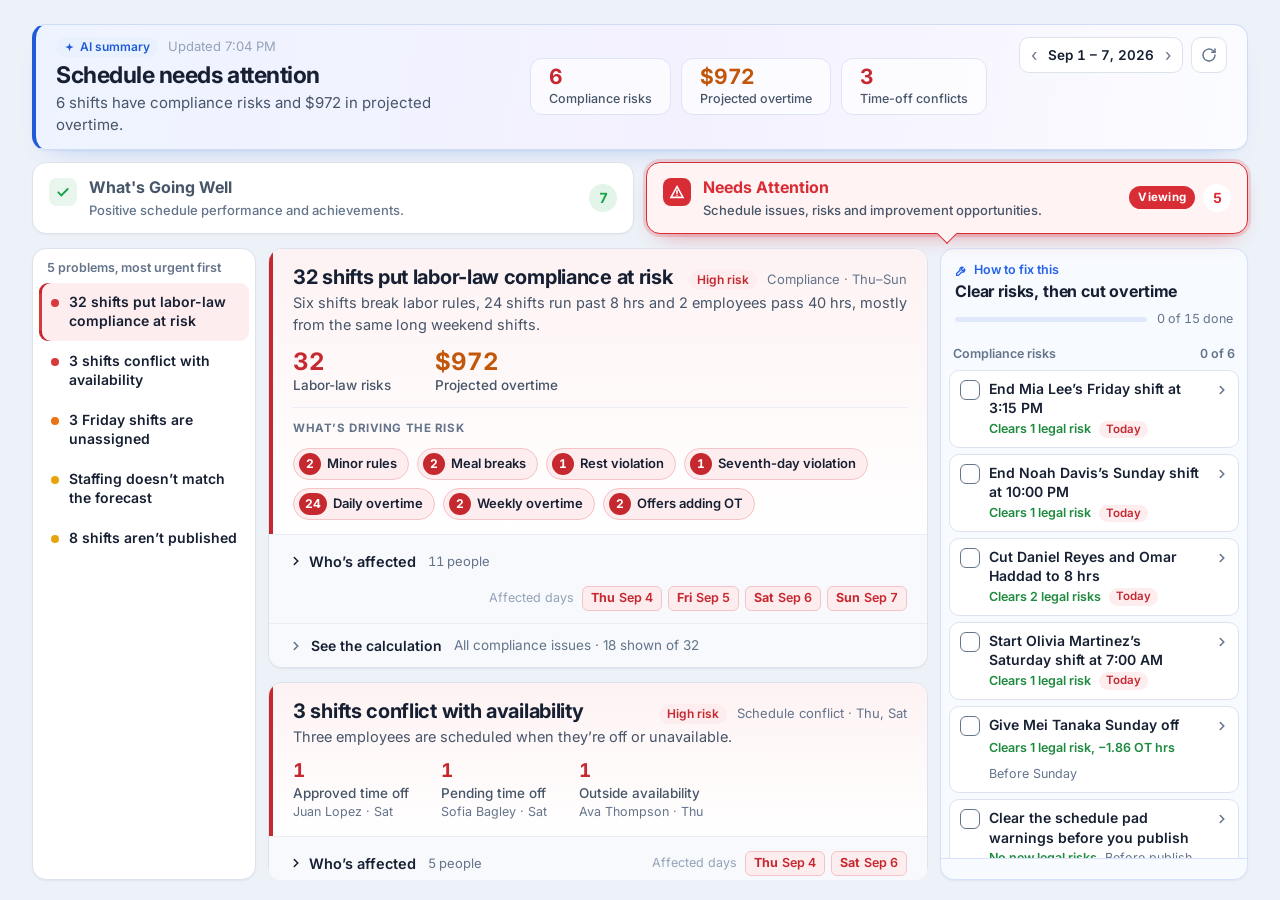
<file: schedule-insight-v3/Schedule Insights.html>
<!DOCTYPE html>
<html lang="en">
<head>
<meta charset="utf-8">
<meta name="viewport" content="width=device-width, initial-scale=1, viewport-fit=cover">
<title>Schedule Insights · 007 Encinitas</title>
<link rel="preconnect" href="https://fonts.googleapis.com">
<link rel="preconnect" href="https://fonts.gstatic.com" crossorigin>
<link href="https://fonts.googleapis.com/css2?family=Inter:wght@400;500;600;700;800&display=swap" rel="stylesheet">
<script>if(window.parent!==window)document.documentElement.classList.add("embed");try{const t=localStorage.getItem("si-theme");if(t)document.documentElement.setAttribute("data-theme",t);if(localStorage.getItem("si-hide-fix")!=="0")document.documentElement.classList.add("hide-fix")}catch(e){}</script>
<style>
/* ===================== TOKENS ===================== */
:root{
  color-scheme:light;
  --bg:#F3F5F9; --surface:#FFFFFF; --soft:#F7F9FC; --sunken:#EDF1F6;
  --line:#DDE3EC; --line-3d:#CBD1DD; --line-2:#E9EDF3;
  --ink:#172033; --ink-2:#475569; --ink-3:#64748B; --ink-4:#94A3B8;
  --side:#14213D; --side-ink:#9FB0D0; --side-active:#2A3C68;
  --blue:#1F5BD6; --blue-2:#1446B8; --blue-soft:#EAF1FE; --blue-line:#C3D5FA; --blue-ic:#1F5BD6;
  --green:#1E8A3E; --green-2:#156B2F; --green-soft:#EAF7EE; --green-line:#BFE4C9; --green-ic:#24974A;
  --red:#C62830; --red-2:#9C1B22; --red-soft:#FDEDEE; --red-line:#F4C3C7; --red-ic:#D63A3A;
  --orange:#C2560A; --orange-soft:#FFF1E6; --orange-line:#F7D0AE; --orange-ic:#EE7212;
  --yellow:#8A6400; --yellow-soft:#FEF8DA; --yellow-line:#F0DD8C; --yellow-ic:#E6A30B;
  --chk:#FFFFFF;
  --shadow:0 1px 2px rgba(20,26,43,.05),0 10px 28px -18px rgba(20,26,43,.28);
  box-sizing:border-box;
  padding-top:env(safe-area-inset-top,0px); padding-bottom:env(safe-area-inset-bottom,0px);
}
@media (prefers-color-scheme: dark){
  :root:not([data-theme="light"]){
    color-scheme:dark;
    --bg:#0C111C; --surface:#141B2A; --soft:#182033; --sunken:#0F1522;
    --line:#263049; --line-3d:#1D2639; --line-2:#1E273A;
    --ink:#EDF1F8; --ink-2:#B7C0D2; --ink-3:#8791A6;
    --side:#080C15; --side-ink:#7F8BA5; --side-active:#1D2945;
    --blue:#7EA8FF; --blue-2:#1446B8; --blue-soft:#17264A; --blue-line:#2A4277; --blue-ic:#2F6BE6;
    --green:#5FD38A; --green-2:#156B2F; --green-soft:#132C21; --green-line:#24503A; --green-ic:#24974A;
    --red:#FF8088; --red-2:#9C1B22; --red-soft:#341A21; --red-line:#5C2A33; --red-ic:#D63A3A;
    --orange:#FFA765; --orange-soft:#33220F; --orange-line:#5C3A1C; --orange-ic:#EE7212;
    --yellow:#F2CA4E; --yellow-soft:#302810; --yellow-line:#5A4A1B; --yellow-ic:#E6A30B;
    --chk:#141B2A;
    --shadow:0 1px 2px rgba(0,0,0,.35),0 12px 30px -18px rgba(0,0,0,.7);
  }
}
:root[data-theme="dark"]{
  color-scheme:dark;
  --bg:#0C111C; --surface:#141B2A; --soft:#182033; --sunken:#0F1522;
  --line:#263049; --line-3d:#1D2639; --line-2:#1E273A;
  --ink:#EDF1F8; --ink-2:#B7C0D2; --ink-3:#8791A6;
  --side:#080C15; --side-ink:#7F8BA5; --side-active:#1D2945;
  --blue:#7EA8FF; --blue-2:#1446B8; --blue-soft:#17264A; --blue-line:#2A4277; --blue-ic:#2F6BE6;
  --green:#5FD38A; --green-2:#156B2F; --green-soft:#132C21; --green-line:#24503A; --green-ic:#24974A;
  --red:#FF8088; --red-2:#9C1B22; --red-soft:#341A21; --red-line:#5C2A33; --red-ic:#D63A3A;
  --orange:#FFA765; --orange-soft:#33220F; --orange-line:#5C3A1C; --orange-ic:#EE7212;
  --yellow:#F2CA4E; --yellow-soft:#302810; --yellow-line:#5A4A1B; --yellow-ic:#E6A30B;
  --chk:#141B2A;
  --shadow:0 1px 2px rgba(0,0,0,.35),0 12px 30px -18px rgba(0,0,0,.7);
}
/* severity tiers */
.t-red{--tc:var(--red);--tc-soft:var(--red-soft);--tc-line:var(--red-line);--tc-ic:var(--red-ic)}
.t-orange{--tc:var(--orange);--tc-soft:var(--orange-soft);--tc-line:var(--orange-line);--tc-ic:var(--orange-ic)}
.t-yellow{--tc:var(--yellow);--tc-soft:var(--yellow-soft);--tc-line:var(--yellow-line);--tc-ic:var(--yellow-ic)}
.t-green{--tc:var(--green);--tc-soft:var(--green-soft);--tc-line:var(--green-line);--tc-ic:var(--green-ic)}
/* depth system: level 1 = page containers, level 2 = items inside them */
:root{--shadow-lg:0 2px 4px rgba(20,26,43,.05),0 22px 44px -26px rgba(20,26,43,.42);--shadow-sm:0 1px 2px rgba(20,26,43,.06)}
:root[data-theme="dark"]{--shadow-lg:0 2px 4px rgba(0,0,0,.4),0 22px 44px -22px rgba(0,0,0,.85);--shadow-sm:0 1px 2px rgba(0,0,0,.4)}
@media (prefers-color-scheme: dark){:root:not([data-theme="light"]){--shadow-lg:0 2px 4px rgba(0,0,0,.4),0 22px 44px -22px rgba(0,0,0,.85);--shadow-sm:0 1px 2px rgba(0,0,0,.4)}}
:root{--well-bg:#F0FAF3;--well-ac:#16A34A;--wrong-bg:#FFF3F3;--wrong-ac:#D92D36;--fix-bg:#F2F6FF;--fix-ac:#2563EB;--fixpanel-bg:#F7FAFF;--fixpanel-line:#D6E2FA;--on-ac:#FFFFFF}
:root[data-theme="dark"]{--ink-4:#6B768C;--well-bg:#10241A;--well-ac:#4ADE80;--wrong-bg:#2B161B;--wrong-ac:#FF7A82;--fix-bg:#121F3B;--fix-ac:#7EA8FF;--fixpanel-bg:#111A2C;--fixpanel-line:#24375E;--on-ac:#0C111C}
@media (prefers-color-scheme: dark){:root:not([data-theme="light"]){--ink-4:#6B768C;--well-bg:#10241A;--well-ac:#4ADE80;--wrong-bg:#2B161B;--wrong-ac:#FF7A82;--fix-bg:#121F3B;--fix-ac:#7EA8FF;--fixpanel-bg:#111A2C;--fixpanel-line:#24375E;--on-ac:#0C111C}}
.edge-tc{border-bottom-color:color-mix(in srgb,var(--tc-line) 55%,var(--tc-ic))}

.t-blue{--tc:var(--blue);--tc-soft:var(--blue-soft);--tc-line:var(--blue-line);--tc-ic:var(--blue-ic)}

*,*::before,*::after{box-sizing:border-box}
html{scroll-padding-top:calc(env(safe-area-inset-top,0px) + 20px)}
body{margin:0;background:var(--bg);color:var(--ink);font-family:"Inter",system-ui,-apple-system,"Segoe UI",Roboto,sans-serif;font-size:14.5px;line-height:1.5;-webkit-font-smoothing:antialiased;transition:background .25s,color .25s}
body::before{content:"";position:fixed;inset:0 0 auto;height:env(safe-area-inset-top,0px);z-index:60;background:var(--side)}
.num{font-variant-numeric:tabular-nums}
button{font:inherit;color:inherit;cursor:pointer}
:focus-visible{outline:2px solid var(--blue);outline-offset:2px;border-radius:6px}
@media (prefers-reduced-motion: reduce){*{transition:none!important;animation:none!important;scroll-behavior:auto!important}}
[hidden]{display:none!important}

/* ===================== SHELL ===================== */
/* no rail / top bar of its own: index.html (flag "Enable New Insight design_V2")
   hosts this page under its Schedule AI Insight sub-header, and the theme
   comes from the profile menu there */
.app{min-height:100vh}
.page{min-width:0}
.wrap{padding:24px 32px 20px;max-width:1680px;margin:0 auto}
html.embed{color-scheme:normal!important}
html.embed body{background:transparent}
html.embed body::before{display:none}
html.embed .app{min-height:0}
html.embed .wrap{padding:0 0 10px;max-width:none}

/* ===================== SHARED PATTERNS ===================== */
/* one surface style for every group; nothing inside a card gets its own box */
.card{background:var(--surface);border:1px solid var(--line);border-radius:14px;box-shadow:var(--shadow-sm)}
.meta{font-size:13px;color:var(--ink-3)}
.badge{display:inline-flex;align-items:center;gap:5px;font-size:12px;font-weight:600;line-height:1;padding:4px 8px;border-radius:999px;white-space:nowrap}
.badge.risk{color:var(--red);background:var(--red-soft)}
.badge.warn{color:var(--orange);background:var(--orange-soft)}
.badge.ok{color:var(--green);background:var(--green-soft)}
.badge.ai{color:var(--blue);background:var(--blue-soft)}
.badge.today{color:var(--red);background:var(--red-soft);padding:3px 7px;font-size:11.5px}
.dot{width:8px;height:8px;border-radius:50%;background:var(--tc-ic,var(--ink-3));flex:none}
.bar{height:5px;border-radius:9px;background:var(--sunken);overflow:hidden}
.bar i{display:block;height:100%;width:0;background:var(--green-ic);border-radius:9px;transition:width .35s}
.prog{display:flex;align-items:center;gap:10px;font-size:12.5px;color:var(--ink-3)}
.prog .bar{flex:1}
.linkbtn{background:none;border:0;padding:0;color:var(--blue);font-weight:600;font-size:13.5px}
.linkbtn:hover{text-decoration:underline}
.caret{transition:transform .2s;flex:none}
[aria-expanded="true"]>.caret,details[open]>summary .caret{transform:rotate(90deg)}

/* ===================== AI EXECUTIVE SUMMARY ===================== */
.sum{display:grid;grid-template-columns:minmax(0,1fr) auto auto;grid-template-areas:"main kpis tools";gap:12px 32px;align-items:center;padding:12px 20px}
.sum-main{grid-area:main;min-width:0}
.sum-meta{display:flex;align-items:center;gap:10px;margin-bottom:4px}
.sum-meta .meta{color:var(--ink-4)}
.sum h1{margin:0;font-size:22px;line-height:1.25;letter-spacing:-.02em;font-weight:700}
.sum p{margin:2px 0 0;font-size:15px;color:var(--ink-2);max-width:62ch}
.sum .kpis{grid-area:kpis}
.sum .tools{grid-area:tools;align-self:start}
.kpis{display:flex;align-items:stretch}
.kpi{--kc:var(--ink);background:none;border:0;border-left:1px solid var(--line);text-align:left;padding:0 20px;border-radius:0;min-width:0}
.kpi:first-child{border-left:0;padding-left:0}
.kpi:last-child{padding-right:0}
.kpi b{display:block;font-size:22px;font-weight:700;line-height:1.15;color:var(--kc);letter-spacing:-.01em}
.kpi span{display:block;font-size:13px;color:var(--ink-3);white-space:nowrap}
.kpi:hover span{color:var(--blue)}
.kpi.k-red{--kc:var(--red)} .kpi.k-amber{--kc:var(--orange)} .kpi.k-ok{--kc:var(--green)}
.tools{display:flex;gap:8px}
.week{display:flex;align-items:center;border:1px solid var(--line);border-radius:10px;background:var(--surface)}
.week button{background:none;border:0;padding:7px 11px;color:var(--ink-3);font-size:17px;line-height:1}
.week button:hover{color:var(--blue)}
.week span{font-weight:600;font-size:13.5px}
.icon-btn{width:36px;height:36px;border-radius:10px;border:1px solid var(--line);background:var(--surface);display:grid;place-items:center;color:var(--ink-3)}
.icon-btn:hover{color:var(--blue);border-color:var(--blue-line)}

/* ===================== 3 STORY TABS ===================== */
/* soft semantic surfaces: green = good, red = risk, blue = action */
.tabs3{display:grid;grid-template-columns:repeat(3,minmax(0,1fr));gap:12px;margin-top:12px}
.tc.t-green{--tc:var(--well-ac);--tbg:var(--well-bg)}
.tc.t-red{--tc:var(--wrong-ac);--tbg:var(--wrong-bg)}
.tc.t-blue{--tc:var(--fix-ac);--tbg:var(--fix-bg)}
.tc{text-align:left;background:var(--tbg);border:1px solid color-mix(in srgb,var(--tc) 22%,var(--line));border-radius:12px;padding:10px 14px;display:flex;gap:12px;align-items:center;transition:border-color .15s,box-shadow .15s}
.tc:hover{border-color:color-mix(in srgb,var(--tc) 45%,var(--line))}
.tc-ic{flex:none;width:30px;height:30px;border-radius:8px;display:grid;place-items:center;color:var(--tc);background:var(--surface);box-shadow:0 0 0 1px color-mix(in srgb,var(--tc) 18%,transparent)}
.tc-l{font-size:15.5px;font-weight:700;line-height:1.3;color:var(--tc)}
.tc[aria-selected="true"]{border-color:var(--tc);box-shadow:inset 0 0 0 1px var(--tc),0 8px 20px -10px color-mix(in srgb,var(--tc) 55%,transparent)}
.tc[aria-selected="true"] .tc-ic{background:var(--tc);color:var(--on-ac);box-shadow:none}
/* tiles: title + one-line description, icon tinted like the reference */
.tc{align-items:flex-start;padding:14px 16px;border-radius:14px;cursor:pointer}
.tc .tc-ic{width:28px;height:28px;margin-top:1px}
.tc-tx{display:flex;flex-direction:column;gap:3px;min-width:0}
.tc-l{font-size:16px;color:var(--ink)}
.tc-d{font-size:13px;line-height:1.4;color:var(--ink-3);font-weight:500}
.tc[aria-selected="true"] .tc-l{color:var(--tc)}
.tc:hover{transform:translateY(-1px)}
.tc{transition:border-color .15s,box-shadow .15s,transform .15s,background-color .15s}
/* selected vs not: unselected tiles go neutral, the selected one is filled, outlined,
   carries an accent bar + "Viewing" pill and points down at the content it opened */
.tc{position:relative;background:var(--surface);border:1px solid var(--line);box-shadow:0 1px 2px rgba(15,23,42,.04)}
.tc .tc-ic{background:color-mix(in srgb,var(--tc) 10%,var(--surface));color:var(--tc);box-shadow:none}
.tc .tc-l{color:var(--ink-2,var(--ink))}
.tc:hover{border-color:color-mix(in srgb,var(--tc) 40%,var(--line));background:color-mix(in srgb,var(--tc) 4%,var(--surface))}
.tc[aria-selected="true"]{background:var(--tbg);border:1.5px solid var(--tc);box-shadow:0 0 0 3px color-mix(in srgb,var(--tc) 16%,transparent),0 10px 24px -14px color-mix(in srgb,var(--tc) 70%,transparent);transform:none}

.tc[aria-selected="true"]::after{content:"";position:absolute;left:50%;bottom:-8px;width:14px;height:14px;background:var(--tbg);border-right:1.5px solid var(--tc);border-bottom:1.5px solid var(--tc);transform:translateX(-50%) rotate(45deg)}
.tc[aria-selected="true"] .tc-ic{background:var(--tc);color:var(--on-ac)}
.tc[aria-selected="true"] .tc-l{color:var(--tc)}
.tc[aria-selected="true"] .tc-d{color:var(--ink-2,var(--ink))}
.tc-n{margin-left:auto;align-self:center;display:flex;align-items:center;gap:8px;flex:none}
.tc-n b{min-width:28px;height:28px;padding:0 8px;border-radius:999px;display:grid;place-items:center;font-size:14px;font-weight:700;color:var(--tc);background:color-mix(in srgb,var(--tc) 12%,var(--surface))}
.tc-n em{display:none;font-style:normal;font-size:11.5px;font-weight:700;letter-spacing:.02em;color:var(--on-ac);background:var(--tc);border-radius:999px;padding:3px 9px}
.tc[aria-selected="true"] .tc-n em{display:inline-flex}
.tc[aria-selected="true"] .tc-n b{background:var(--surface)}
/* flag "hide how to fix": only the How to fix it tile / full plan view go; the fix steps stay in Needs Attention */
html.hide-fix .tc[data-v="fix"], html.hide-fix #v-fix, html.hide-fix #seePlan{display:none !important}
html.hide-fix .tabs3{grid-template-columns:repeat(2,minmax(0,1fr))}

/* ===================== VIEWS ===================== */
.view{display:none;padding-top:14px}
.view.on{display:block;animation:in .2s ease}
@keyframes in{from{opacity:0}to{opacity:1}}
.vh{display:flex;align-items:flex-end;justify-content:space-between;gap:16px;margin-bottom:12px;flex-wrap:wrap}
.vh h2{margin:0;font-size:18px;letter-spacing:-.01em}
.vh p{margin:2px 0 0;color:var(--ink-3);font-size:14px}

/* ===================== WENT WELL ===================== */
/* one card per thing that's working: result first, then what it is and why */
.well{display:grid;grid-template-columns:repeat(auto-fill,minmax(280px,1fr));gap:12px}
.wr{display:flex;flex-direction:column;gap:6px;padding:14px 16px 16px;border-top:3px solid var(--well-ac)}
.wr-top{display:flex;align-items:center;gap:10px}
.wr .ck{width:28px;height:28px;flex:none;border-radius:50%;background:var(--well-bg);color:var(--well-ac);display:grid;place-items:center}
.wr em{font-style:normal;font-size:13px;font-weight:600;color:var(--well-ac);background:var(--well-bg);border-radius:999px;padding:3px 10px;margin-left:auto;white-space:nowrap}
.wr b{display:block;font-size:15px;font-weight:700;line-height:1.35;margin-top:4px}
.wr p{margin:0;font-size:13.5px;line-height:1.5;color:var(--ink-3)}
/* hero card + strengths grouped by area */
#wellCount{color:var(--ink-3);font-weight:500;font-size:13px}
.wh{display:flex;align-items:center;gap:24px;padding:18px 22px;margin-bottom:14px;background:var(--well-bg);border:1px solid color-mix(in srgb,var(--well-ac) 35%,transparent)}
.wh-main{flex:1;min-width:0}
.wh-tag{display:inline-flex;align-items:center;gap:5px;font-size:12px;font-weight:600;line-height:1.5;color:var(--well-ac);background:var(--surface);border:1px solid color-mix(in srgb,var(--well-ac) 30%,transparent);border-radius:999px;padding:3px 10px;position:relative;z-index:1}
.wh-tag svg{width:11px;height:11px}
.wh h3{margin:10px 0 4px;font-size:19px;font-weight:700}
.wh p{margin:0;font-size:14px;line-height:1.5;color:var(--ink-3);max-width:620px}
.wh-stats{display:flex;flex:none}
.wh-stats>div{padding:0 22px;display:flex;flex-direction:column;gap:2px}
.wh-stats>div+div{border-left:1px solid color-mix(in srgb,var(--well-ac) 30%,transparent)}
.wh-stats b{font-size:22px;font-weight:700;color:var(--well-ac);line-height:1.15}
.wh-stats span{font-size:12.5px;color:var(--ink-3);white-space:nowrap}
.wg{display:grid;grid-template-columns:repeat(3,minmax(0,1fr));gap:14px;align-items:stretch}
.wgc{overflow:hidden}
.wgc-h{display:flex;align-items:center;gap:10px;padding:14px 16px;border-bottom:1px solid var(--line-2)}
.wgc-h b{font-size:15px;font-weight:700}
.wgc-h .meta{margin-left:auto;font-size:12.5px;color:var(--ink-4)}
.wgc-ic{width:28px;height:28px;border-radius:8px;display:grid;place-items:center;background:var(--well-bg);color:var(--well-ac)}
.wgi{display:flex;gap:12px;padding:14px 16px}
.wgi+.wgi{border-top:1px solid var(--line-2)}
.wgi .ck{width:22px;height:22px;flex:none;border-radius:50%;background:var(--well-bg);color:var(--well-ac);display:grid;place-items:center;margin-top:1px}
.wgi .ck svg{width:12px;height:12px}
.wgi em{display:block;font-style:normal;font-size:12.5px;font-weight:700;color:var(--well-ac)}
.wgi b{display:block;font-size:14.5px;font-weight:600;line-height:1.35;margin-top:2px}
.wgi p{margin:2px 0 0;font-size:13px;line-height:1.5;color:var(--ink-3)}
@media (max-width:1100px){.wg{grid-template-columns:1fr}.wh{flex-direction:column;align-items:flex-start}.wh-stats>div:first-child{padding-left:0}}

/* ===================== WENT WRONG: list | detail | fix ===================== */
/* the workspace fills the rest of the viewport (--md-h is measured in JS);
   list, feed and fix panel each scroll on their own */
.md{display:grid;grid-template-columns:232px minmax(0,1fr) 320px;grid-template-areas:"list detail fix";grid-template-rows:minmax(0,1fr);gap:14px;height:var(--md-h,640px)}
/* side columns take the height of the problem detail and scroll inside it */
.md>*{min-height:0}
.md>.list-c,.md>.fixpanel{height:100%;max-height:none}
.list-c{grid-area:list;display:flex;flex-direction:column;max-height:var(--col-h);overflow:hidden}
.list-h{padding:10px 14px 4px;font-size:12.5px;color:var(--ink-4)}
.list{display:flex;flex-direction:column;gap:1px;padding:2px 6px 6px;overflow-y:auto;scrollbar-width:thin}
.li{position:relative;display:grid;grid-template-columns:8px minmax(0,1fr);gap:1px 10px;width:100%;text-align:left;background:none;border:0;border-radius:9px;padding:10px 10px 10px 12px;flex:none;align-items:start}
.li .dot{margin-top:6px}
.li-t{font-weight:600;font-size:14px;line-height:1.35}
.li:hover{background:var(--soft)}
.li[aria-selected="true"]{background:var(--tc-soft)}
.li[aria-selected="true"]::before{content:"";position:absolute;left:0;top:10px;bottom:10px;width:3px;border-radius:3px;background:var(--tc-ic)}
.li.solved .li-t{text-decoration:line-through;color:var(--ink-3)}

/* center: a continuous feed of every problem */
.feed{grid-area:detail;position:relative;overflow-y:auto;overscroll-behavior:contain;display:flex;flex-direction:column;gap:14px;border-radius:14px;scrollbar-width:thin;padding-bottom:2px}
.feed:focus-visible{outline:2px solid var(--blue);outline-offset:2px}
.detail{flex:none;overflow:hidden;scroll-margin-top:0}
.feed-end{flex:none;margin:2px 0 6px;text-align:center;font-size:13px;color:var(--ink-4)}
.fixpanel.swap .fp-h,.fixpanel.swap .fp-list{animation:fpin .22s ease}
@keyframes fpin{from{opacity:.25;transform:translateY(4px)}to{opacity:1;transform:none}}
.d-head{padding:16px 20px 14px}
.d-title{display:flex;align-items:baseline;justify-content:space-between;gap:6px 16px;flex-wrap:wrap}
.d-meta{display:flex;align-items:center;gap:10px;flex-wrap:wrap}
.d-head h3{margin:0;font-size:21px;line-height:1.25;letter-spacing:-.015em}
.d-head>p{margin:0;color:var(--ink-2);font-size:14.5px;max-width:72ch}
.reasons{display:flex;flex-wrap:wrap;gap:10px 32px;margin-top:12px}
.rs{min-width:0}
.rs b{display:block;font-size:19px;font-weight:700;line-height:1.2;color:var(--tc)}
.rs span{display:block;font-size:13.5px;font-weight:500}
.rs small{display:block;font-size:12.5px;color:var(--ink-3)}
.reasons.hd{gap:10px 44px}
.reasons.hd b{font-size:24px;line-height:1.15}
.reasons.hd .rs:nth-child(n+2) b{color:var(--orange)}
.reasons.hd span{font-size:13.5px;color:var(--ink-2)}
/* one diagnostic line instead of four boxes */
.drivers{display:flex;flex-wrap:wrap;align-items:baseline;gap:4px 0;margin-top:12px;padding-top:10px;border-top:1px dashed var(--line);font-size:13.5px;color:var(--ink-2)}
.drivers .dr-l{font-size:12.5px;font-weight:600;color:var(--ink-3);margin-right:10px}
.drivers .dr-i{white-space:nowrap}
.detail{container-type:inline-size}
@container (max-width:760px){.drivers .dr-l{flex-basis:100%;margin-bottom:2px}}
.drivers .dr-i b{color:var(--tc);font-weight:700;margin-right:4px}
.drivers .dr-i+.dr-i::before{content:"·";color:var(--ink-4);margin:0 8px}
.tk-gh{display:flex;justify-content:space-between;align-items:center;padding:10px 16px 6px 18px;font-size:12.5px;font-weight:600;color:var(--ink-3);background:var(--soft);border-top:1px solid var(--line-2)}
.tk-gh:first-child{border-top:0}
.tk-gh+.task{border-top:0}
.fixpanel .task{background:var(--surface);border:1px solid var(--line);border-radius:10px;padding:8px 6px 8px 10px;gap:2px 9px;grid-template-columns:20px minmax(0,1fr) 20px}
.fixpanel .tk-more{width:20px}
.fixpanel .task:first-child{border-top:1px solid var(--line)}
.fixpanel .task:hover{border-color:var(--fixpanel-line);background:var(--surface);box-shadow:var(--shadow-sm)}
.fixpanel .task.done{background:color-mix(in srgb,var(--surface) 55%,var(--fixpanel-bg))}
.fixpanel .tk-gh{background:none;border:0;padding:6px 4px 0}
.d-sec{padding:12px 20px;border-top:1px solid var(--line-2)}
.d-sec h4{margin:0;font-size:14px;font-weight:600}
.d-head>p{margin-top:2px}
.days-in{display:flex;align-items:center;gap:8px;margin-left:auto;flex-wrap:wrap}
.days-in .meta{font-size:12.5px;color:var(--ink-4)}
.d-sec h4 .meta{font-weight:400;margin-left:6px}
.d-row{display:flex;align-items:center;gap:10px 16px;flex-wrap:wrap}
.dchips{display:flex;gap:6px;flex-wrap:wrap}
.dchip{font-size:12.5px;padding:2px 8px;border-radius:6px;background:var(--tc-soft);color:var(--tc)}
.dchip b{font-weight:700;margin-right:4px}

/* who it affects: compact rows that open for detail */
/* who's affected: a real table in a bordered box, rows open for detail */
.ppl{margin-top:8px;border:1px solid var(--line);border-radius:10px;overflow:hidden;overflow-x:auto}
.ptbl{width:100%;min-width:520px;border-collapse:collapse;table-layout:fixed;font-size:14px}
.ptbl .c-nm{width:34%} .ptbl .c-is{width:30%} .ptbl .c-sh{width:auto} .ptbl .c-go{width:40px}
.ptbl th{text-align:left;font-size:12.5px;font-weight:600;color:var(--ink-3);background:var(--soft);padding:8px 14px;border-bottom:1px solid var(--line)}
.ptbl td{padding:8px 14px;border-bottom:1px solid var(--line-2);vertical-align:middle;overflow:hidden;text-overflow:ellipsis;white-space:nowrap}
.ptbl tbody tr:last-child td{border-bottom:0}
.ptbl tr.pr{cursor:pointer;transition:background .12s}
.ptbl tr.pr:hover td{background:var(--soft)}
.ptbl tr.pr.open td{background:var(--soft);border-bottom-color:transparent}
.ptbl .nm{display:flex;align-items:center;gap:10px;width:100%;background:none;border:0;padding:0;text-align:left;font-weight:600;color:var(--ink);min-width:0}
.ptbl .nm i{width:24px;height:24px;border-radius:50%;flex:none;display:grid;place-items:center;font-style:normal;font-size:10.5px;font-weight:700;color:#fff}
.ptbl .is{color:var(--ink-2)}
.ptbl .sh{color:var(--ink-3)}
.ptbl .go{text-align:right;color:var(--ink-4);padding-left:0}
.ptbl tr.pr.open .caret{transform:rotate(90deg)}
.ptbl tr.pr-x td{white-space:normal;padding:2px 14px 12px 48px;font-size:13.5px;color:var(--ink-2);background:var(--soft)}
.sr{position:absolute;width:1px;height:1px;overflow:hidden;clip:rect(0 0 0 0);white-space:nowrap}
.ppl-more{margin-top:10px}

/* expandable deeper layers */
details.more{border-top:1px solid var(--line-2)}
details.more>summary{list-style:none;cursor:pointer;padding:11px 20px;display:flex;align-items:center;gap:8px;font-weight:600;font-size:14px}
details.more>summary::-webkit-details-marker{display:none}
details.more>summary .caret{color:var(--ink-3)}
details.more>summary .pv{font-weight:400;color:var(--ink-3);font-size:13.5px;margin-left:4px;min-width:0;overflow:hidden;text-overflow:ellipsis;white-space:nowrap}
details.more>summary:hover{background:var(--soft)}
details.more>summary .sl{white-space:nowrap;flex:none}
details.more[open]>summary .pv{display:none}
.why{padding:0 20px 16px 42px}
.why .lead{margin:0 0 14px;color:var(--ink-2);font-size:14px;max-width:72ch}
.why dl{display:grid;grid-template-columns:64px minmax(0,1fr);gap:8px 16px;margin:0}
.why dt{font-size:13px;font-weight:600;color:var(--ink-3)}
.why dt.rk{color:var(--red)}
.why dd{margin:0;font-size:14px;line-height:1.5;max-width:70ch}
.tcap{margin:0 20px 8px;font-size:13px;font-weight:600;color:var(--ink-2)}
.tnote{margin:0 20px 12px;font-size:13px;color:var(--ink-3)}
.tblw{overflow-x:auto;margin:0 20px 16px;border:1px solid var(--line);border-radius:10px}
table{border-collapse:collapse;width:100%;min-width:520px;font-size:13.5px}
th{text-align:left;font-weight:600;color:var(--ink-3);font-size:12.5px;padding:9px 12px;background:var(--soft);border-bottom:1px solid var(--line)}
td{padding:9px 12px;border-bottom:1px solid var(--line-2)}
tr:last-child td{border-bottom:0}
.r{text-align:right}
.neg{color:var(--red);font-weight:600} .pos{color:var(--green);font-weight:600}
.fixed-note{display:flex;align-items:center;gap:8px;margin-top:14px;padding:10px 12px;border-radius:10px;background:var(--green-soft);color:var(--green);font-size:14px;font-weight:600}

/* fix panel */
.fixpanel{grid-area:fix;display:flex;flex-direction:column;max-height:var(--col-h);overflow:hidden;background:var(--fixpanel-bg);border-color:var(--fixpanel-line)}
.fp-h{padding:12px 14px 10px;flex:none}
.fp-l{display:flex;align-items:center;gap:6px;font-size:12.5px;font-weight:600;color:var(--fix-ac)}
.fp-h h4{margin:2px 0 8px;font-size:16px;line-height:1.3;letter-spacing:-.01em}
.fp-list{flex:1;min-height:0;overflow-y:auto;scrollbar-width:thin;padding:0 8px 8px;display:flex;flex-direction:column;gap:6px}
.fp-list>*{flex:none}
.fp-f{flex:none;padding:10px 14px;border-top:1px solid var(--fixpanel-line)}
.fp-h .bar{background:color-mix(in srgb,var(--fix-ac) 14%,var(--surface))}
.outline{width:100%;display:flex;justify-content:center;align-items:center;gap:8px;border:1px solid var(--fixpanel-line);background:var(--surface);color:var(--fix-ac);border-radius:10px;padding:8px;font-weight:600;font-size:14px}
.outline:hover{background:var(--blue-soft)}

/* action: checkbox | what to do | expected result (+ when), detail on demand */
.task{display:grid;grid-template-columns:20px minmax(0,1fr) 22px;gap:3px 12px;align-items:start;padding:12px 16px 12px 18px;border-top:1px solid var(--line-2);cursor:pointer;transition:background .15s}
.task:first-child{border-top:0}
.task:hover{background:var(--soft)}
.chk{appearance:none;width:20px;height:20px;margin:1px 0 0;border:1.5px solid var(--ink-3);border-radius:6px;display:grid;place-items:center;cursor:pointer;background:var(--surface);grid-row:1 / span 2}
.chk:hover{border-color:var(--blue)}
.chk:checked{background:var(--green-ic);border-color:var(--green-ic)}
.chk:checked::after{content:"";width:5px;height:10px;border:solid #fff;border-width:0 2.5px 2.5px 0;transform:rotate(45deg) translate(-1px,-1px)}
.tk-t{font-weight:600;font-size:14px;line-height:1.4;cursor:pointer}
.tk-more{width:22px;height:22px;border:0;border-radius:6px;background:none;color:var(--ink-3);display:grid;place-items:center;padding:0}
.tk-more:hover{background:var(--sunken);color:var(--ink)}
.tk-g{grid-column:2;display:flex;align-items:center;gap:8px;flex-wrap:wrap;font-size:12.5px;color:var(--ink-3)}
.tk-g .imp{font-weight:600;color:var(--green)}
.tk-d{grid-column:2 / -1;font-size:13px;color:var(--ink-2);margin-top:4px}
.task.done .tk-t{text-decoration:line-through;color:var(--ink-3)}
.task.done .tk-g .imp{color:var(--ink-3)}
.task.done .badge.today{display:none}

/* ===================== FULL FIX PLAN ===================== */
.allset{display:none;align-items:center;gap:10px;background:var(--green-soft);color:var(--green);border-radius:12px;padding:12px 16px;font-weight:600;margin-bottom:14px}
.allset.on{display:flex}
.plan{--per:4;--gap:14px;display:flex;gap:var(--gap);align-items:flex-start;overflow-x:auto;scroll-snap-type:x mandatory;scroll-behavior:smooth;padding:2px 2px 12px;scrollbar-width:thin}
.plan>.pc{flex:0 0 calc((100% - var(--gap) * (var(--per) - 1)) / var(--per));scroll-snap-align:start;min-width:0}
.pc{overflow:hidden;display:flex;flex-direction:column}
/* long task lists scroll inside the card instead of stretching the page */
.pc-list{max-height:520px;overflow-y:auto;overscroll-behavior:contain;scrollbar-width:thin;scrollbar-color:var(--line) transparent}
.pc-list::-webkit-scrollbar{width:6px}
.pc-list::-webkit-scrollbar-thumb{background:var(--line);border-radius:6px}
.plan{align-items:flex-start}
/* Who's affected: expand / collapse */
.ppl-tg{display:inline-flex;align-items:center;gap:6px;background:none;border:0;padding:4px 6px 4px 2px;margin-left:-2px;border-radius:6px;font:inherit;font-weight:600;color:inherit;cursor:pointer}
.ppl-tg:hover{background:var(--line-2)}
.ppl-tg svg{transition:transform .18s;transform:rotate(90deg)}
.ppl-sec.closed .ppl-tg svg{transform:rotate(0deg)}
.ppl-body{display:grid;grid-template-rows:1fr;transition:grid-template-rows .2s ease}
.ppl-body>div{min-height:0;overflow:hidden}
.ppl-sec.closed .ppl-body{grid-template-rows:0fr}
.pc-h{padding:14px 16px 12px;border-bottom:1px solid var(--line-2)}
.pc-top{display:flex;align-items:center;gap:8px;justify-content:space-between}
.pc-top .meta{display:flex;align-items:center;gap:8px}
.pc-t{font-weight:700;font-size:15px;line-height:1.35;margin:8px 0 10px}
.pc.solved .pc-t{text-decoration:line-through;color:var(--ink-3)}
.vh-tools{display:flex;align-items:center;gap:14px}
.vh-r{font-weight:600;color:var(--blue);font-size:14px}
.pnav{display:flex;align-items:center;gap:8px}
.pnav-c{font-size:13px;color:var(--ink-3);white-space:nowrap}
.pnav button{width:34px;height:34px;border-radius:10px;border:1px solid var(--line);background:var(--surface);display:grid;place-items:center;color:var(--blue)}
.pnav button:hover:not(:disabled){border-color:var(--blue-line);background:var(--blue-soft)}
.pnav button:disabled{color:var(--ink-3);opacity:.45;cursor:default}

.toast{position:fixed;left:50%;bottom:calc(24px + env(safe-area-inset-bottom,0px));transform:translate(-50%,16px);opacity:0;background:var(--ink);color:var(--surface);padding:10px 16px;border-radius:10px;font-size:14px;font-weight:600;transition:.25s;pointer-events:none;z-index:70;display:flex;gap:12px;align-items:center}
.toast.on{opacity:1;transform:translate(-50%,0);pointer-events:auto}
.toast button{background:none;border:0;color:var(--blue);font-weight:700;padding:0}

/* ===================== RESPONSIVE ===================== */
@media (max-width:1440px){ .plan{--per:3} }
@media (max-width:1320px){ .md{grid-template-columns:224px minmax(0,1fr) 308px;gap:12px} }
/* laptop / small desktop: the problem list becomes a strip above, detail + fix side by side */
@media (max-width:1180px){
  .md{grid-template-columns:minmax(0,1fr) 312px;grid-template-areas:"list list" "detail fix";grid-template-rows:auto minmax(0,1fr)}
  .md>.list-c{height:auto}
  .list-h{display:none}
  .list{flex-direction:row;overflow-x:auto;padding:6px;gap:4px}
  .li{flex:0 0 220px}
  .li[aria-selected="true"]::before{left:10px;right:10px;top:auto;bottom:0;width:auto;height:3px}
}
@media (max-width:1100px){
  .sum{grid-template-columns:minmax(0,1fr) auto;grid-template-areas:"main tools" "kpis kpis"}
  .plan{--per:2}
}
/* tablet: one column, action plan directly under the problem */
@media (max-width:860px){
  .wrap{padding:16px 16px 56px}
  html.embed .wrap{padding:0 0 10px}
  .sum{padding:14px 16px}
  .sum h1{font-size:20px}
  .tabs3{gap:8px}
  .tc{padding:9px 12px;gap:10px}
  .tc-ic{width:26px;height:26px}
  .tc-l{font-size:14.5px}
  .md{grid-template-columns:1fr;grid-template-areas:"list" "detail" "fix";grid-template-rows:auto auto auto;height:auto}
  .feed{height:var(--md-h,560px)}
  .md>.fixpanel{height:auto}
  .fp-list{overflow:visible}
  .d-head,.d-sec{padding-left:18px;padding-right:18px}
  details.more>summary{padding-left:18px;padding-right:18px}
  .why{padding:0 18px 16px 18px}
  .tblw{margin:0 18px 18px} .tcap,.tnote{margin-left:18px;margin-right:18px}
  .plan{--per:1}
  .plan>.pc{flex-basis:88%}
}
@media (max-width:560px){
  .sum{grid-template-columns:1fr;grid-template-areas:"main" "kpis" "tools"}
  .sum .tools{align-self:auto}
  .tabs3{gap:6px}
  .tc{padding:9px 10px;justify-content:center;text-align:center}
  .tc-ic{display:none}
  .tc-l{font-size:13.5px}
  .kpis{display:grid;grid-template-columns:repeat(3,minmax(0,1fr))}
  .kpi{padding:2px 10px}
  .kpi b{font-size:20px}
  .kpi span{white-space:normal;font-size:12.5px}
  .ptbl th,.ptbl td{padding-left:10px;padding-right:10px}
  .why dl{grid-template-columns:1fr;gap:2px}
  .why dd{margin-bottom:8px}
}
/* compliance type pills in the consolidated table */
.tblw{overflow-x:auto}.tblw td:nth-child(-n+3),.tblw td.r{white-space:nowrap}
/* calculation tables: same look as the Who's affected table */
.tcap{display:flex;align-items:center;gap:8px;font-size:13.5px;font-weight:700;color:var(--ink)}
.tcap::before{content:"";width:4px;height:14px;border-radius:2px;background:var(--tc)}
.tblw{background:var(--surface);box-shadow:var(--shadow-sm)}
.tblw table{font-size:14px}
.tblw th{position:sticky;top:0;font-size:12.5px;font-weight:600;color:var(--ink-3);background:var(--soft);padding:10px 14px;white-space:nowrap}
.tblw td{padding:10px 14px;vertical-align:middle;color:var(--ink-2)}
.tblw td:first-child{color:var(--ink);font-weight:600}
.tblw tbody tr{transition:background .12s}
.tblw tbody tr:hover td{background:var(--soft)}
.tblw tbody tr.tot td{background:var(--soft);border-top:1px solid var(--line);color:var(--ink);font-weight:600}
.tblw td.r{font-variant-numeric:tabular-nums;color:var(--ink)}
.tnm{display:inline-flex;align-items:center;gap:10px}
.tnm i{width:24px;height:24px;border-radius:50%;flex:none;display:grid;place-items:center;font-style:normal;font-size:10.5px;font-weight:700;color:#fff}
.tblw table:has(.ct){table-layout:fixed;min-width:980px}.tblw table:has(.ct) td:nth-child(8){white-space:normal}.tblw table:has(.ct) td,.tblw table:has(.ct) th{padding:10px 12px}.tblw table:has(.ct) td:nth-child(3){white-space:normal}
.tblw table:has(.ct) th:nth-child(1){width:150px}.tblw table:has(.ct) th:nth-child(2){width:56px}.tblw table:has(.ct) th:nth-child(3){width:150px}.tblw table:has(.ct) th:nth-child(4){width:190px}.tblw table:has(.ct) th:nth-child(5){width:108px}.tblw table:has(.ct) th:nth-child(6){width:76px}.tblw table:has(.ct) th:nth-child(7){width:82px}.tblw table:has(.ct) tr:last-child td{background:var(--soft)}
.ct{display:inline-flex;align-items:center;height:20px;padding:0 8px;border-radius:999px;font-size:11.5px;font-weight:700;white-space:nowrap}
.ct-law{background:var(--red-soft);color:var(--red);border:1px solid var(--red-line)}
.ct-ot{background:var(--orange-soft);color:var(--orange);border:1px solid var(--orange-line)}
.ct-offer{background:var(--yellow-soft);color:var(--yellow);border:1px solid var(--yellow-line)}
/* ===================== VISUAL POLISH (styling only) ===================== */
/* page: soft blue-grey canvas so the white cards read as cards */
:root:not([data-theme="dark"]){--bg:#EDF2F9}
/* top summary bar: pastel schedule-blue band with an accent edge */
.sum{background:linear-gradient(100deg,#EEF4FF 0%,#F4F1FF 55%,#FBFCFF 100%);border-color:#CFDCF5;border-left:4px solid var(--blue);box-shadow:0 1px 2px rgba(31,91,214,.06),0 12px 28px -20px rgba(31,91,214,.45)}
:root[data-theme="dark"] .sum{background:linear-gradient(100deg,#15223F 0%,#1A1B3A 60%,var(--surface) 100%);border-color:#26385F}
.sum h1{font-size:23px}
.sum .kpi{padding:6px 18px;border-left:0}
.sum .kpis{gap:10px}
.sum .kpi{background:rgba(255,255,255,.7);border:1px solid #DCE5F5;border-radius:12px;min-width:118px}
:root[data-theme="dark"] .sum .kpi{background:rgba(255,255,255,.04);border-color:#26385F}
.sum .kpi:first-child{padding-left:18px}
.sum .kpi:last-child{padding-right:18px}
.sum .kpi b{font-size:21px}
.sum .kpi span{font-size:12.5px;font-weight:500;color:var(--ink-2)}
/* problem cards: tinted header in the card's risk colour */
.detail .d-head{background:linear-gradient(180deg,color-mix(in srgb,var(--tc-soft,var(--soft)) 70%,var(--surface)) 0%,var(--surface) 100%);border-left:4px solid var(--tc)}
.d-head h3{font-size:20px;font-weight:700}
.d-head>p{font-size:14.5px;color:var(--ink-2)}
.rs span{font-size:13.5px;color:var(--ink-2)}
/* "What's driving the risk": coloured chips instead of a dotted line of text */
.drivers{align-items:center;gap:8px;border-top:1px solid var(--line-2);padding-top:12px}
.drivers .dr-l{font-size:11.5px;font-weight:700;letter-spacing:.05em;text-transform:uppercase;color:var(--ink-3);margin-right:4px}
.drivers .dr-i+.dr-i::before{content:none}
.drivers .dr-i{display:inline-flex;align-items:center;gap:6px;padding:4px 11px 4px 5px;border-radius:999px;background:var(--tc-soft);border:1px solid var(--tc-line);color:var(--ink);font-size:13px;font-weight:600}
.drivers .dr-i b{margin:0;min-width:22px;height:22px;padding:0 6px;border-radius:999px;display:inline-grid;place-items:center;background:var(--tc);color:#fff;font-size:12px}
:root[data-theme="dark"] .drivers .dr-i b{color:var(--on-ac)}
/* expandable rows: light band + clearer labels */
.d-sec{background:var(--soft)}
.ppl-tg{font-size:14.5px}
details.more>summary{background:var(--soft)}
details.more>summary:hover,.ppl-tg:hover{background:var(--sunken)}
.dchip{font-weight:600;border:1px solid var(--tc-line)}
/* problem list (left): larger, clearer selection */
.list-h{font-weight:600;color:var(--ink-3)}
.li-t{font-size:14px;font-weight:600;color:var(--ink)}
.li:hover{background:var(--soft)}
.li[aria-selected="true"]{box-shadow:inset 3px 0 0 var(--tc)}</style>
</head>
<body>
<div class="app">
  <div class="page">
    <main class="wrap">
      <!-- AI executive summary: "what do I need to know this week?" -->
      <section class="sum card" aria-labelledby="sumH">
        <div class="sum-main">
          <div class="sum-meta"><span class="badge ai"><svg width="11" height="11" viewBox="0 0 24 24" fill="currentColor" aria-hidden="true"><path d="M12 2l2.2 6.6L21 11l-6.8 2.4L12 20l-2.2-6.6L3 11l6.8-2.4z"/></svg>AI summary</span><span class="meta">Updated 7:04 PM</span></div>
          <h1 id="sumH">Schedule needs attention</h1>
          <p id="sumP">6 shifts have compliance risks and $972 in projected overtime.</p>
        </div>
        <div class="kpis" id="kpis"></div>
        <div class="tools">
            <div class="week"><button aria-label="Previous week">‹</button><span class="num">Sep 1 – 7, 2026</span><button aria-label="Next week">›</button></div>
            <button class="icon-btn" id="refresh" aria-label="Refresh insights" title="Refresh insights"><svg width="16" height="16" viewBox="0 0 24 24" fill="none" stroke="currentColor" stroke-width="2.2" stroke-linecap="round"><path d="M21 12a9 9 0 1 1-3-6.7L21 8"/><path d="M21 3v5h-5"/></svg></button>
        </div>
      </section>

      <nav class="tabs3" role="tablist" aria-label="Insight sections">
        <button class="tc t-green" role="tab" data-v="well" aria-selected="false" aria-controls="v-well">
          <span class="tc-ic"><svg width="16" height="16" viewBox="0 0 24 24" fill="none" stroke="currentColor" stroke-width="2.8" stroke-linecap="round"><path d="M5 12.5l4.5 4.5L19 7.5"/></svg></span>
          <span class="tc-tx"><span class="tc-l">What's Going Well</span><span class="tc-d">Positive schedule performance and achievements.</span></span>
        </button>
        <button class="tc t-red" role="tab" data-v="wrong" aria-selected="true" aria-controls="v-wrong">
          <span class="tc-ic"><svg width="16" height="16" viewBox="0 0 24 24" fill="none" stroke="currentColor" stroke-width="2.4" stroke-linecap="round"><path d="M12 4l9 16H3z"/><path d="M12 10v4M12 17h.01"/></svg></span>
          <span class="tc-tx"><span class="tc-l">Needs Attention</span><span class="tc-d">Schedule issues, risks and improvement opportunities.</span></span>
        </button>
        <button class="tc t-blue" role="tab" data-v="fix" aria-selected="false" aria-controls="v-fix">
          <span class="tc-ic"><svg width="16" height="16" viewBox="0 0 24 24" fill="none" stroke="currentColor" stroke-width="2.2" stroke-linecap="round"><path d="M14.7 6.3a4 4 0 0 0-5.4 5.2L3 17.8V21h3.2l6.3-6.3a4 4 0 0 0 5.2-5.4l-2.6 2.6-2.4-.6-.6-2.4z"/></svg></span>
          <span class="tc-tx"><span class="tc-l">How to fix it</span><span class="tc-d">Step-by-step actions to clear the problems.</span></span>
        </button>
      </nav>

      <!-- WENT WELL -->
      <section class="view" id="v-well" role="tabpanel" aria-label="What went well">
        <div class="vh"><div><h2>What's Going Well</h2><p>Keep these patterns when you build next week.</p></div><span class="vh-r num" id="wellCount"></span></div>
        <div class="wh card" id="wellHero"></div>
        <div class="wg" id="wellGrid"></div>
      </section>

      <!-- WENT WRONG -->
      <section class="view on" id="v-wrong" role="tabpanel" aria-label="What went wrong">
        <div class="md">
          <div class="list-c card">
            <div class="list-h num" id="listH">5 problems, most urgent first</div>
            <div class="list" role="listbox" aria-label="Problems" id="probList"></div>
          </div>
          <div class="feed" id="feed" tabindex="0" aria-label="Problem details, one after another"></div>
          <aside class="fixpanel card" id="fixpanel" aria-label="How to fix this" aria-live="polite"></aside>
        </div>
      </section>

      <!-- FIX PLAN -->
      <section class="view" id="v-fix" role="tabpanel" aria-label="The full fix plan">
        <div class="vh"><div><h2>Full fix plan</h2><p id="planSub">Legal risks first, then overtime and coverage.</p></div><div class="vh-tools"><span class="vh-r num" id="planDone">0 of 30 done</span>
          <div class="pnav" aria-label="Browse problems"><span class="pnav-c num" id="pnavC"></span>
            <button class="prev" id="pPrev" aria-label="Previous problems"><svg width="16" height="16" viewBox="0 0 24 24" fill="none" stroke="currentColor" stroke-width="2.6" stroke-linecap="round"><path d="M15 6l-6 6 6 6"/></svg></button>
            <button class="next" id="pNext" aria-label="Next problems"><svg width="16" height="16" viewBox="0 0 24 24" fill="none" stroke="currentColor" stroke-width="2.6" stroke-linecap="round"><path d="M9 6l6 6-6 6"/></svg></button>
          </div></div></div>
        <div class="allset" id="allset"><svg width="18" height="18" viewBox="0 0 24 24" fill="none" stroke="currentColor" stroke-width="2.6" stroke-linecap="round"><path d="M5 12.5l4.5 4.5L19 7.5"/></svg><span id="allsetText"></span></div>
        <div class="plan" id="plan"></div>
      </section>
    </main>
  </div>
</div>

<div class="toast" id="toast" role="status" aria-live="polite"><span id="toastMsg"></span><button id="undo">Undo</button></div>

<script>
/* ---------- host page (index.html) ----------
   Embedded in the Insights tab: the theme comes from the host's profile
   menu, the host sizes the frame to our height and shows our toasts
   (a fixed toast inside a full-height frame would sit off-screen). */
const EMBED=window.parent!==window;
const toHost=m=>{if(EMBED)parent.postMessage(m,"*")};
addEventListener("message",e=>{
  if(e.source!==parent)return;
  const d=e.data||{};
  if(d.type==="si-theme")document.documentElement.setAttribute("data-theme",d.theme==="dark"?"dark":"light");
  else if(d.type==="si-hide-fix"){document.documentElement.classList.toggle("hide-fix",!!d.on);if(d.on&&document.getElementById("v-fix").classList.contains("on"))show("wrong");sizeMd()}
  else if(d.type==="si-v3-undo")undoLast();
  else if(d.type==="si-v3-viewport"){hostVP={vh:+d.vh||0,top:+d.top||0};sizeMd()}
});
function postHeight(){toHost({type:"si-v3-height",h:Math.ceil(document.body.getBoundingClientRect().height)})}
if(EMBED){new ResizeObserver(postHeight).observe(document.body);toHost({type:"si-v3-ready"})}

/* ---------- icons ---------- */
const IC={
  tick:'<svg width="16" height="16" viewBox="0 0 24 24" fill="none" stroke="currentColor" stroke-width="2.8" stroke-linecap="round"><path d="M5 12.5l4.5 4.5L19 7.5"/></svg>',
  alert:'<svg width="15" height="15" viewBox="0 0 24 24" fill="none" stroke="currentColor" stroke-width="2.6" stroke-linecap="round"><circle cx="12" cy="12" r="9"/><path d="M12 7.5v5M12 16.5h.01"/></svg>',
  caret:'<svg width="14" height="14" viewBox="0 0 24 24" fill="none" stroke="currentColor" stroke-width="2.6" stroke-linecap="round"><path d="M9 6l6 6-6 6"/></svg>',
  arrow:'<svg width="16" height="16" viewBox="0 0 24 24" fill="none" stroke="currentColor" stroke-width="2.4" stroke-linecap="round"><path d="M5 12h14M13 6l6 6-6 6"/></svg>'
};

/* ---------- data ---------- */
const WEEK=["Mon","Tue","Wed","Thu","Fri","Sat","Sun"];
const DATES={Mon:"Sep 1",Tue:"Sep 2",Wed:"Sep 3",Thu:"Sep 4",Fri:"Sep 5",Sat:"Sep 6",Sun:"Sep 7"};
const AVC=["#2F6BE6","#24974A","#D9620A","#7C3AED","#0E7490","#BE185D","#B45309","#475569"];
const ini=n=>n.split(" ").map(x=>x[0]).join("").slice(0,2);

const WELL=[
 ["Weekdays are on track","Mon – Wed sit within 4–6 hrs of forecast. The weekday template works.","Weekday template"],
 ["Tuesday and Wednesday are near budget","20.32% and 20.65% labor against a 20% target.","Within 0.7%"],
 ["62 of 98 shifts have no warnings","Monday is a completely clean day.","63% clean"],
 ["Every open shift has a ready replacement","All 3 unassigned Friday shifts have a free line cook in the same position.","3 of 3 matched"],
 ["Weekday shifts stay under 8 hrs","No Mon – Fri shift goes past 8 hrs, so all daily overtime sits on the weekend.","0 weekday daily OT"],
 ["A manager or shift lead covers every open hour","Management is on the floor from open to close on Sunday.","19 of 19 hrs"],
 ["Every Sunday shift is assigned and published","Employees have all their Sunday shift details.","17 of 17 shifts"]
];

/* Problems are grouped by root cause: one card per topic (labor law, time off,
   overtime, ...) with "parts" breaking it down, instead of one card per KPI.
   Rules and warning text follow the Zip Schedule pad (HW Release:
   BNEShiftWarningService + messages.json). */
const PROBS=[
 {id:"law",tier:"t-red",tag:"Legal risk",short:"32 shifts put labor-law compliance at risk",impact:"32",impactL:"compliance risks",days:["Thu","Fri","Sat","Sun"],
  title:"32 labor-law risks, mostly from the same long weekend shifts",
  lead:"The schedule pad flagged every legal risk before the week was published. The long weekend shifts that miss meal breaks also create most of the daily overtime, and 2 employees pass 40 hrs.",
  head:[["32","Labor-law risks","6 rule breaches · 26 overtime (24 daily, 2 weekly)"],["$972","Projected overtime","$971.99 · daily $853.30 · weekly $118.69"]],
  parts:[["Minor rules","2","Mia Lee, Noah Davis"],["Meal breaks","2","Shifts over 10 hrs"],["Rest violation","1","Under 8 hrs off between shifts"],["Seventh-day violation","1","Mei Tanaka"],["Daily overtime","24","Shifts over 8 hrs"],["Weekly overtime","2","Employees over 40 hrs"],["Offers adding OT","2","Waiting for approval"]],
  chain:["The schedule went out with compliance warnings still open, and the weekend template builds most shifts 9 to 10 hrs long.","2 minors are past their limits, 2 long shifts miss the 2nd meal break, 1 closer opens the next morning, 1 employee works all 7 days, and 24 shifts run past 8 hrs.","6 legal risks on Fri – Sun and $971.99 of overtime, plus $155.06 more if both accepted offers are approved."],
  people:[["Mia Lee","Age 16 · Fri 5.08 hrs on a school day (limit 4)"],["Noah Davis","Age 17 · Sun until 12:25 AM (limit 10:00 PM)"],["Daniel Reyes","GM · Sat over 10 hrs, no 2nd meal break · $99.96 daily OT"],["Omar Haddad","AM · Sun over 10 hrs, no 2nd meal break · $69.35 daily OT"],["Olivia Martinez","Closes Fri 11:00 PM, opens Sat 6:30 AM"],["Mei Tanaka","Scheduled Mon – Sun, 7 days in a row · $54.41 daily OT on Sun"],["Priya Nair","GM · Sun 7:15 AM – 4:55 PM · $70.98 daily OT"],["Chris Walker","Shift Leader · 42.75 hrs · $80.44 weekly OT"],["Jasmine Ortiz","Line Cook · 41.50 hrs · $38.25 weekly OT"],["Kimberli Lopez","Accepted Tyler Brooks’s Thu offer · 42.25 hrs"],["Alex Garcia","Accepted Eliza Funes’s Sun offer · 43.50 hrs"]],
  note:"All 32 labor-law risks in one list, rule breaches first, then overtime by cost. Daily overtime shows the 8 most expensive of 24 shifts over 8 hrs (managers hold 49% of that cost); the other 16 add $282.16.",
  tables:[{t:"All compliance issues · 18 shown of 32",h:["Employee","Day","Shift","Compliance rule","Type","Over","Cost","Fix"],r:[
   ["Mia Lee (16)","Fri","11:15 AM – 4:20 PM","Minor: max 4 hrs on a school day (5.08 hrs)",'<span class="ct ct-law">Labor law</span>',"1.08 hrs","—","End at 3:15 PM"],
   ["Noah Davis (17)","Sun","5:30 PM – 12:25 AM","Minor cannot be scheduled after 10:00 PM",'<span class="ct ct-law">Labor law</span>',"2.42 hrs","—","End at 10:00 PM"],
   ["Daniel Reyes","Sat","7:00 AM – 5:25 PM","2nd meal break missing on a shift over 10 hrs",'<span class="ct ct-law">Labor law</span>',"0.42 hrs","—","Cut to 8 hrs or add a break"],
   ["Omar Haddad","Sun","2:45 PM – 12:45 AM","2nd meal break missing on a shift over 10 hrs",'<span class="ct ct-law">Labor law</span>',"0.01 hrs","—","Cut to 8 hrs or add a break"],
   ["Olivia Martinez","Sat","6:30 AM – 12:30 PM","Min 8 hrs off between shifts (7.50 hrs)",'<span class="ct ct-law">Labor law</span>',"0.50 hrs","—","Start at 7:00 AM"],
   ["Mei Tanaka","Sun","6:45 AM – 4:35 PM","7th consecutive day",'<span class="ct ct-law">Labor law</span>',"1 day","—","Move to Jordan Price"],
   ["Daniel Reyes","Sat","7:00 AM – 5:25 PM","Daily overtime: over 8 hrs",'<span class="ct ct-ot">Daily OT</span>',"2.38 hrs",'<span class="neg">$99.96</span>',"Cap at 8 hrs · rest to Priya Nair"],
   ["Priya Nair","Sun","7:15 AM – 4:55 PM","Daily overtime: over 8 hrs",'<span class="ct ct-ot">Daily OT</span>',"1.69 hrs",'<span class="neg">$70.98</span>',"Cap at 8 hrs · rest to Daniel Reyes"],
   ["Omar Haddad","Sun","2:45 PM – 12:45 AM","Daily overtime: over 8 hrs",'<span class="ct ct-ot">Daily OT</span>',"2.01 hrs",'<span class="neg">$69.35</span>',"Cap at 8 hrs · rest to Marcus Bell"],
   ["Graciela Atempa","Sat","10:00 AM – 7:50 PM","Daily overtime: over 8 hrs",'<span class="ct ct-ot">Daily OT</span>',"1.82 hrs",'<span class="neg">$62.79</span>',"Cap at 8 hrs · rest to Hannah Cho"],
   ["Marcus Bell","Sat","2:30 PM – 12:10 AM","Daily overtime: over 8 hrs",'<span class="ct ct-ot">Daily OT</span>',"1.67 hrs",'<span class="neg">$57.62</span>',"Cap at 8 hrs · rest to Omar Haddad"],
   ["Hannah Cho","Sun","10:15 AM – 7:55 PM","Daily overtime: over 8 hrs",'<span class="ct ct-ot">Daily OT</span>',"1.64 hrs",'<span class="neg">$56.58</span>',"Cap at 8 hrs · rest to Graciela Atempa"],
   ["Mei Tanaka","Sun","6:45 AM – 4:35 PM","Daily overtime: over 8 hrs",'<span class="ct ct-ot">Daily OT</span>',"1.86 hrs",'<span class="neg">$54.41</span>',"Move to Jordan Price"],
   ["Kimberli Lopez","Sat","6:30 AM – 4:10 PM","Daily overtime: over 8 hrs",'<span class="ct ct-ot">Daily OT</span>',"1.69 hrs",'<span class="neg">$49.43</span>',"Cap at 8 hrs · rest to Ana Morales"],
   ["Chris Walker","Week","42.75 hrs · Shift Leader","Weekly overtime: over 40 hrs",'<span class="ct ct-ot">Weekly OT</span>',"2.75 hrs",'<span class="neg">$80.44</span>',"Move Sun 2:00 – 8:00 PM to Ana Morales (26.00 hrs)"],
   ["Jasmine Ortiz","Week","41.50 hrs · Line Cook","Weekly overtime: over 40 hrs",'<span class="ct ct-ot">Weekly OT</span>',"1.50 hrs",'<span class="neg">$38.25</span>',"Move Sun 10:00 AM – 3:30 PM to Andre Wilson (21.75 hrs)"],
   ["Kimberli Lopez","Thu","2:00 – 8:00 PM · Tyler Brooks’s offer","Accepted offer would take her to 42.25 hrs",'<span class="ct ct-offer">OT if approved</span>',"2.25 hrs",'<span class="neg">$65.81</span>',"Approve for Jordan Price instead (24.50 hrs)"],
   ["Alex Garcia","Sun","3:00 – 9:00 PM · Eliza Funes’s offer","Accepted offer would take him to 43.50 hrs",'<span class="ct ct-offer">OT if approved</span>',"3.50 hrs",'<span class="neg">$89.25</span>',"Approve for Nicole Ramos instead (25.25 hrs)"],
   ["<b>Total</b>","","","<b>32 labor-law risks</b> <small>6 rule breaches · 26 overtime</small>","","",'<b class="neg">$971.99</b> <small>+ $155.06 if offers approved</small>',""]],n:[5,6]}]},
 {id:"avail",tier:"t-red",tag:"Conflict",short:"3 shifts clash with time off or availability",impact:"3",impactL:"conflicts",days:["Thu","Sat"],
  title:"3 employees are scheduled when they’re off or unavailable",
  lead:"Time off was approved or requested after the shifts were built, and one closer runs past her availability. Each shift needs a replacement or a shorter end time.",
  parts:[["Approved time off","1","Juan Lopez · Sat"],["Pending time off","1","Sofia Bagley · Sat"],["Outside availability","1","Ava Thompson · Thu"]],
  chain:["Time off was decided after the schedule was built, and availability wasn’t checked on Thursday’s close.","Juan Lopez is on approved time off, Sofia Bagley’s Saturday request is still pending, and Ava Thompson is booked 1.92 hrs past 9:00 PM.","2 likely no-shows on Saturday night and 1 availability breach on Thursday."],
  people:[["Juan Lopez","Line Cook · Sat 4:00 – 11:30 PM · approved off"],["Sofia Bagley","GSA · Sat 4:00 – 10:50 PM · request pending 9 days"],["Ava Thompson","GSA · Thu 4:00 – 10:55 PM · available until 9:00 PM"],["Ethan Kim","Free Line Cook · 18.50 hrs this week"],["Chloe Adams","Free GSA · 15.75 hrs this week"]],
  tables:[{t:"Conflicts and who can take the shift",h:["Employee","Day","Shift","Conflict","Suggested employee","Their week after"],r:[
   ["Juan Lopez","Sat","4:00 – 11:30 PM","Approved time off · Family wedding","Ethan Kim","26.00 hrs"],
   ["Sofia Bagley","Sat","4:00 – 10:50 PM","Pending time off · Personal errand","Chloe Adams","22.58 hrs"],
   ["Ava Thompson","Thu","4:00 – 10:55 PM","Not available after 9:00 PM (1.92 hrs past)","End at 9:00 PM, no cover needed","—"]],n:[5]}]},

 {id:"open",tier:"t-orange",tag:"Fix first",short:"3 Friday shifts are unassigned",impact:"3",impactL:"unassigned",days:["Fri"],
  title:"3 Friday Line Cook shifts are unassigned after approved time off",
  lead:"Approved time off moved 3 shifts to Unassigned and nobody picked them up. Friday’s dinner rush is short until they have an employee, and unassigned shifts can’t be published.",
  parts:[["Unassigned shifts","3","Fri · Line Cook"],["Hours open","17.50","10:30 AM – 9:00 PM"],["Ready matches","3 of 3","Same position, free Friday"]],
  chain:["Luis Hernandez, Diego Ruiz and Maria Santos were approved off; their shifts were left unassigned.","Friday has 9.26 hrs scheduled vs 17.15 hrs needed from 4:00 PM to close.","The dinner rush is 7.89 staff-hours short and the 3 shifts can’t be published."],
  people:[["Luis Hernandez","Line Cook · approved off Fri"],["Diego Ruiz","Line Cook · approved off Fri"],["Maria Santos","Line Cook · approved off Fri"],["Kevin Tran","Free to cover · 5.37 hrs this week"],["Carlos Mendoza","Free to cover · 5.39 hrs this week"],["Rosa Delgado","Free to cover · 5.87 hrs this week"]],
  tables:[{t:"Unassigned shifts and suggested employees",h:["Open shift","Position","Hrs","Suggested employee","Their week after","Backup"],r:[["Fri 10:30 AM – 5:00 PM","Line Cook","6.50","Kevin Tran","11.87 hrs","Carlos Mendoza"],["Fri 3:00 – 9:00 PM","Line Cook","6.00","Carlos Mendoza","11.39 hrs","Rosa Delgado"],["Fri 4:00 – 9:00 PM","Line Cook","5.00","Rosa Delgado","10.87 hrs","Andre Wilson"]],n:[2]}]},

 {id:"staff",tier:"t-yellow",tag:"Fix soon",short:"Overstaffed afternoons, short Friday night",impact:"+114.54 hrs",impactL:"overstaffed",days:["Mon","Thu","Fri","Sat","Sun"],
  title:"Staffing doesn’t follow the forecast: too many people mid-afternoon, too few on Friday night",
  lead:"Store-level staffing against the forecast, hour by hour. Afternoons are padded on 4 days and Thursday carries an extra closer, while Friday’s dinner rush is short because of the open shifts.",
  parts:[["Overstaffed","114.54 hrs","Biggest: Sun 1:00 – 5:00 PM"],["Understaffed","9.35 hrs","Mostly Fri 4:00 PM – close"],["Over budget","59.90 hrs","20% labor budget"],["Staffing efficiency","81.1%","Scheduled vs forecast staff"]],
  chain:["The templates add the same afternoon overlap every day, whatever the forecast says.","Thursday runs 14 shifts instead of 13; Sat and Sun afternoons carry 3 to 4 more people than needed; Friday dinner is short.","114.54 hrs over forecast and 59.90 hrs over budget, while Friday’s dinner rush runs 7.89 staff-hours short."],
  people:[["Ava Thompson","Thu closer 4:00 – 10:55 PM"],["Daniel Reyes","About 40 min of padding on Thu"],["Hannah Cho","About 40 min of padding on Thu"],["Mei Tanaka","About 40 min of padding on Thu"]],
  tables:[
   {t:"Biggest gaps by hour",h:["Day","Time window","Scheduled staff-hrs","Forecast staff-hrs","Gap"],r:[["Mon Sep 1 (Labor Day)","2:00 – 5:00 PM","17.12","11.00",'<span class="neg">+6.12 over</span>'],["Thu Sep 4","1:00 – 6:00 PM","29.37","22.00",'<span class="neg">+7.37 over</span>'],["Sat Sep 6","2:00 – 6:00 PM","35.84","24.00",'<span class="neg">+11.84 over</span>'],["Sun Sep 7","1:00 – 5:00 PM","34.06","22.00",'<span class="neg">+12.06 over</span>'],["Sun Sep 7","9:00 PM – close","10.10","6.00",'<span class="neg">+4.10 over</span>'],["Fri Sep 5","4:00 PM – close","9.26","17.15",'<span class="neg">−7.89 short</span>'],["Sat Sep 6","11:00 AM – 12:00 PM","8.54","10.00",'<span class="neg">−1.46 short</span>']],n:[2,3,4]},
   {t:"Budget vs scheduled by day",h:["Day","Budget hrs","Scheduled hrs","Difference"],r:[["Mon Sep 1","63.38","73.90",'<span class="neg">−10.52</span>'],["Tue Sep 2","71.69","72.56",'<span class="neg">−0.87</span>'],["Wed Sep 3","69.30","71.28",'<span class="neg">−1.98</span>'],["<b>Thu Sep 4</b>","70.52","89.06",'<span class="neg"><b>−18.54</b></span>'],["Fri Sep 5","72.68","59.74",'<span class="pos">+12.94 (understaffed)</span>'],["Sat Sep 6","128.45","145.01",'<span class="neg">−16.56</span>'],["Sun Sep 7","120.41","144.79",'<span class="neg">−24.38</span>'],["<b>Week</b>","596.44","656.34",'<span class="neg"><b>−59.90</b></span>']],n:[1,2,3]}]},

 {id:"publish",tier:"t-yellow",tag:"Fix soon",short:"Week published, 8 shifts still unpublished",impact:"8",impactL:"unpublished",days:["Tue","Wed","Fri"],
  title:"The week is published, but 8 shifts are still unpublished",
  lead:"8 shifts unpublished, employees don’t have the shift details. 4 time-off requests for the next schedule are also still undecided.",
  parts:[["Unpublished shifts","8","44.56 hrs · 7 employees"],["Pending requests","4","Sep 18 – 20"]],
  chain:["The week is in Published state, but 8 shifts on Tue, Wed and Fri are still unpublished.","7 employees don’t have their shift details (44.56 hrs).","Risk of no-shows, and the next schedule is being built on undecided time off."],
  people:[["Priya Nair","GM · 2 unpublished shifts"],["Daniel Reyes","GM · Tue 7:00 AM – 1:35 PM"],["Luis Hernandez","Line Cook · Tue 3:00 – 8:30 PM"],["Aaliyah Brown","Dishwasher · Tue 10:30 AM – 3:35 PM"],["Kevin Tran","Line Cook · Wed 3:15 – 8:35 PM"],["Hector Cruz","Dishwasher · Wed 10:45 AM – 3:00 PM"],["Grace Park","Prep Cook · Fri 9:15 AM – 1:50 PM"]],
  tables:[{t:"Unpublished shifts",h:["Employee","Day","Shift","Hrs"],r:[["Daniel Reyes","Tue","7:00 AM – 1:35 PM","6.57"],["Luis Hernandez","Tue","3:00 – 8:30 PM","5.52"],["Aaliyah Brown","Tue","10:30 AM – 3:35 PM","5.05"],["Priya Nair","Wed","7:15 AM – 1:45 PM","6.54"],["Kevin Tran","Wed","3:15 – 8:35 PM","5.37"],["Hector Cruz","Wed","10:45 AM – 3:00 PM","4.23"],["Priya Nair","Fri","7:15 AM – 2:00 PM","6.71"],["Grace Park","Fri","9:15 AM – 1:50 PM","4.57"],["<b>Total</b>","","","<b>44.56</b>"]],n:[3]}]}
];

const WHEN={today:"Today",shift:"Before Sunday",publish:"Before publish",next:"Next schedule"};
const FIXES=[
 {id:"a1",p:"law",grp:"risk",ph:"today",t:"End Mia Lee’s Friday shift at 3:15 PM",d:"Minor, age 16, school day.",g:"Clears 1 legal risk"},
 {id:"a2",p:"law",grp:"risk",ph:"today",t:"End Noah Davis’s Sunday shift at 10:00 PM",d:"Minor, age 17, school day next.",g:"Clears 1 legal risk"},
 {id:"a3",p:"law",grp:"risk",ph:"today",t:"Cut Daniel Reyes and Omar Haddad to 8 hrs",d:"Or add a second meal break to each shift.",g:"Clears 2 legal risks"},
 {id:"l4",p:"law",grp:"risk",ph:"today",t:"Start Olivia Martinez’s Saturday shift at 7:00 AM",d:"Gives her 8 hrs off between Friday close and Saturday open.",g:"Clears 1 legal risk"},
 {id:"l5",p:"law",grp:"risk",ph:"shift",t:"Give Mei Tanaka Sunday off",d:"Move her 6:45 AM shift to Jordan Price, capped at 8 hrs. His week goes to 26.50 hrs.",g:"Clears 1 legal risk, −1.86 OT hrs"},
 {id:"l6",p:"law",grp:"risk",ph:"publish",t:"Clear the schedule pad warnings before you publish",d:"All 6 risks showed a warning icon on the shift before the week went out.",g:"No new legal risks"},
 {id:"t1",p:"avail",ph:"today",t:"Move Juan Lopez’s Saturday shift to Ethan Kim",d:"Line Cook, free Saturday night. His week goes to 26.00 hrs.",g:"Clears the time-off conflict"},
 {id:"t2",p:"avail",ph:"today",t:"Decide Sofia Bagley’s Sat Sep 6 request",d:"Waiting 9 days. If you approve it, give her 4:00 – 10:50 PM shift to Chloe Adams (22.58 hrs).",g:"No surprise no-show"},
 {id:"t3",p:"avail",ph:"shift",t:"End Ava Thompson’s Thursday shift at 9:00 PM",d:"Thursday is overstaffed at close, so nobody needs to cover 9:00 – 10:55 PM.",g:"−1.92 hrs, 1 warning cleared"},
 {id:"o1",p:"law",grp:"ot",ph:"today",t:"Approve Tyler Brooks’s Thursday offer for Jordan Price, not Kimberli Lopez",d:"Kimberli would reach 42.25 hrs. Jordan is a Shift Leader at 18.50 hrs.",g:"Avoids $65.81 OT"},
 {id:"o2",p:"law",grp:"ot",ph:"today",t:"Approve Eliza Funes’s Sunday offer for Nicole Ramos, not Alex Garcia",d:"Alex would reach 43.50 hrs. Nicole is a Line Cook at 19.25 hrs.",g:"Avoids $89.25 OT"},
 {id:"w1",p:"law",grp:"ot",ph:"shift",t:"Move Chris Walker’s Sun 2:00 – 8:00 PM shift to Ana Morales",d:"Shift Leader. Chris drops to 36.75 hrs; Ana goes to 26.00 hrs.",g:"−$80.44 weekly OT"},
 {id:"w2",p:"law",grp:"ot",ph:"shift",t:"Move Jasmine Ortiz’s Sun 10:00 AM – 3:30 PM shift to Andre Wilson",d:"Line Cook. Jasmine drops to 36.00 hrs; Andre goes to 21.75 hrs.",g:"−$38.25 weekly OT"},
 {id:"b5",p:"law",grp:"ot",ph:"shift",t:"Cap every Saturday shift at 8 hrs",d:"Daniel Reyes, Graciela Atempa, Marcus Bell, Kimberli Lopez and 8 more. The suggested employee takes the extra hours.",g:"−14.47 hrs, −$448.13 OT"},
 {id:"b1",p:"law",grp:"ot",ph:"shift",t:"Cap every Sunday shift at 8 hrs",d:"Omar Haddad, Priya Nair, Hannah Cho and 9 more.",g:"−13.27 hrs, −$405.17 OT"},
 {id:"c1",p:"law",grp:"ot",ph:"publish",t:"Turn on the 8-hour daily check",d:"Any shift over 8 hrs is flagged before the schedule goes out.",g:"Stops long shifts coming back"},
 {id:"d1",p:"law",grp:"ot",ph:"next",t:"Cap Saturday and Sunday template shifts at 8 hrs",d:"Start with the 6 GM and AM shifts ($417.27 of OT).",g:"−27.74 hrs, all weekend OT"},
 {id:"d2",p:"law",grp:"ot",ph:"next",t:"End the 3 past-midnight closers by 11:00 PM",d:"Do this together with the 8-hour cap.",g:"About −29 extra weekend hrs"},
 {id:"a5",p:"open",ph:"today",t:"Assign Kevin Tran to Fri 10:30 AM – 5:00 PM",d:"Line Cook. His week goes to 11.87 hrs. Backup: Carlos Mendoza.",g:"Shift can be published"},
 {id:"a6",p:"open",ph:"today",t:"Assign Carlos Mendoza to Fri 3:00 – 9:00 PM",d:"Line Cook. His week goes to 11.39 hrs. Backup: Rosa Delgado.",g:"Covers the dinner rush"},
 {id:"a7",p:"open",ph:"today",t:"Assign Rosa Delgado to Fri 4:00 – 9:00 PM",d:"Line Cook. Her week goes to 10.87 hrs. Backup: Andre Wilson.",g:"Covers the dinner rush"},
 {id:"d5",p:"open",ph:"next",t:"Offer shifts for pick-up when time off is approved",d:"Use Unassign and Offer Shift instead of leaving them in the Unassigned row.",g:"No silent coverage gaps"},
 {id:"b2",p:"staff",ph:"shift",t:"Shorten the longest overlapping Sunday shifts",d:"Sunday 1:00 – 5:00 PM carries 12.06 staff-hours more than forecast.",g:"Up to −12.06 staff-hours"},
 {id:"b4",p:"staff",ph:"shift",t:"End Sunday closers by 11:00 PM",d:"Omar, Hector, Noah, Olivia and Luis.",g:"−4.10 hrs after 9:00 PM"},
 {id:"s1",p:"staff",ph:"next",t:"Cut one 2:00 – 6:00 PM shift from the Saturday template",d:"Saturday afternoon has about 3 more people than the forecast needs.",g:"Up to −11.84 staff-hours"},
 {id:"d3",p:"staff",ph:"next",t:"Drop one of the two 4:00 – 10:55 PM Thursday closers",d:"6.95 hrs. If you drop Ava Thompson’s, her availability conflict goes too.",g:"−6.95 hrs"},
 {id:"d4",p:"staff",ph:"next",t:"Remove the ~40 min of padding per Thursday shift",d:"Start or end Daniel Reyes, Hannah Cho and Mei Tanaka about an hour earlier or later.",g:"About −8.6 hrs"},
 {id:"s2",p:"staff",ph:"next",t:"Trim Labor Day afternoon to the holiday forecast",d:"Mon 2:00 – 5:00 PM ran 6.12 staff-hours over; build holidays from their own forecast.",g:"−6.12 staff-hours"},
 {id:"a9",p:"publish",ph:"today",t:"Publish the 8 unpublished shifts",d:"All 8 shifts reach the 7 employees.",g:"7 employees get their shifts"},
 {id:"c2",p:"publish",ph:"publish",t:"Decide the 4 pending requests for Sep 18 – 20",d:"Liam Rodriguez and Isabella Flores are under 11 hrs and can cover Sat Sep 19.",g:"Next schedule on decided time off"}
];


/* ---------- presentation layer ----------
   The data above is unchanged. UI keeps a short, manager-facing layer on top:
   a scannable title, one-line summary, category, severity, the fix-panel
   heading, and a short issue + shift per affected person (same order as
   p.people, whose long text stays as the row's expanded detail). */
const UI={
 law:{short:"32 shifts put labor-law compliance at risk",sum:"Six shifts break labor rules, 24 shifts run past 8 hrs and 2 employees pass 40 hrs, mostly from the same long weekend shifts.",cat:"Compliance",impact:"$972",impactL:"projected overtime",fixH:"Clear risks, then cut overtime",
  who:[["Minor rule","Fri 11:15 AM – 4:20 PM"],["Minor rule","Sun 5:30 PM – 12:25 AM"],["Meal break + daily OT","Sat 7:00 AM – 5:25 PM"],["Meal break + daily OT","Sun 2:45 PM – 12:45 AM"],["Rest period","Sat 6:30 AM – 12:30 PM"],["7th day + daily OT","Sun 6:45 AM – 4:35 PM"],["Daily OT · $70.98","Sun 7:15 AM – 4:55 PM"],["Weekly OT · $80.44","42.75 hrs this week"],["Weekly OT · $38.25","41.50 hrs this week"],["Offer would add OT","Thu 2:00 – 8:00 PM"],["Offer would add OT","Sun 3:00 – 9:00 PM"]]},
 avail:{short:"3 shifts conflict with availability",sum:"Three employees are scheduled when they’re off or unavailable.",cat:"Schedule conflict",impact:"3",impactL:"conflicts",fixH:"Resolve 3 conflicts",
  who:[["Approved time off","Sat 4:00 – 11:30 PM"],["Pending time off","Sat 4:00 – 10:50 PM"],["Outside availability","Thu 4:00 – 10:55 PM"],["Can cover","Free Saturday night"],["Can cover","Free Saturday night"]]},
 open:{short:"3 Friday shifts are unassigned",sum:"Approved time off left 3 Line Cook shifts with nobody assigned.",cat:"Coverage",impact:"3",impactL:"unassigned",fixH:"Fill 3 Friday shifts",
  who:[["Approved off","Fri"],["Approved off","Fri"],["Approved off","Fri"],["Can cover","Fri 10:30 AM – 5:00 PM"],["Can cover","Fri 3:00 – 9:00 PM"],["Can cover","Fri 4:00 – 9:00 PM"]]},
 staff:{short:"Staffing doesn’t match the forecast",sum:"Afternoons are overstaffed on 4 days while Friday dinner runs short.",cat:"Staffing",impact:"+114.54 hrs",impactL:"over forecast",fixH:"Match staffing to the forecast",
  who:[["Extra closer","Thu 4:00 – 10:55 PM"],["~40 min padding","Thu"],["~40 min padding","Thu"],["~40 min padding","Thu"]]},
 publish:{short:"8 shifts aren’t published",sum:"The week is published, but 7 employees can’t see 8 of their shifts.",cat:"Publishing",impact:"8",impactL:"unpublished",fixH:"Get every shift published",
  who:[["2 unpublished","Wed & Fri"],["Unpublished","Tue 7:00 AM – 1:35 PM"],["Unpublished","Tue 3:00 – 8:30 PM"],["Unpublished","Tue 10:30 AM – 3:35 PM"],["Unpublished","Wed 3:15 – 8:35 PM"],["Unpublished","Wed 10:45 AM – 3:00 PM"],["Unpublished","Fri 9:15 AM – 1:50 PM"]]}
};
/* severity: only two badges are used; lower tiers read as plain text */
const SEV={"t-red":["risk","High risk"],"t-orange":["warn","Needs attention"],"t-yellow":[null,"Fix this week"]};
const PH_ORDER={today:0,shift:1,publish:2,next:3};
const PEOPLE_SHOWN=4;

/* ---------- state ---------- */
const done=new Set();
let selected="law", lastToggle=null;
const openTask=new Set(), openPerson=new Set(), allPeople=new Set(), openSec=new Set();
try{JSON.parse(localStorage.getItem("si5-done")||"[]").forEach(x=>{if(FIXES.some(f=>f.id===x))done.add(x)})}catch(e){}
const save=()=>{try{localStorage.setItem("si5-done",JSON.stringify([...done]))}catch(e){}};
const P=id=>PROBS.find(p=>p.id===id);
const GRP={risk:[0,"Compliance risks"],ot:[1,"Overtime"]};
const gOrd=f=>f.grp?GRP[f.grp][0]:0;
const fxOf=id=>FIXES.filter(f=>f.p===id).map((f,i)=>[f,i]).sort((a,b)=>gOrd(a[0])-gOrd(b[0])||PH_ORDER[a[0].ph]-PH_ORDER[b[0].ph]||a[1]-b[1]).map(x=>x[0]);
/* actions list, with a small sub-heading per group when a problem mixes them (compliance + overtime) */
function taskList(fx,ctx){
  const groups=[...new Set(fx.map(f=>f.grp||""))];
  if(groups.length<2)return fx.map(f=>task(f,ctx)).join("");
  return groups.map(g=>{const gf=fx.filter(f=>(f.grp||"")===g),d=gf.filter(f=>done.has(f.id)).length;
    return `<div class="tk-gh"><span>${GRP[g][1]}</span><span class="num">${d} of ${gf.length}</span></div>`+gf.map(f=>task(f,ctx)).join("")}).join("");
}
const stat=id=>{const fx=fxOf(id),d=fx.filter(f=>done.has(f.id)).length;return{fx,d,n:fx.length,solved:d===fx.length,pct:Math.round(d/fx.length*100)}};
const plural=(n,one,many)=>`${n} ${n===1?one:(many||one+"s")}`;

/* "Fri, Sat, Sun" → "Fri–Sun"; runs shorter than 3 stay as a list */
function dayRange(days){
  const ix=days.map(d=>WEEK.indexOf(d)).sort((a,b)=>a-b),out=[];
  for(let i=0;i<ix.length;){let j=i;while(j+1<ix.length&&ix[j+1]===ix[j]+1)j++;
    if(j-i>=2)out.push(WEEK[ix[i]]+"–"+WEEK[ix[j]]);else for(let k=i;k<=j;k++)out.push(WEEK[ix[k]]);i=j+1}
  return out.join(", ");
}

/* live counts behind the summary: each legal-risk fix says how many it clears */
function counts(){
  const risksTotal=FIXES.filter(f=>f.p==="law").reduce((s,f)=>s+(+((f.g.match(/Clears (\d+) legal risk/)||[])[1]||0)),0);
  const risks=FIXES.filter(f=>f.p==="law"&&!done.has(f.id)).reduce((s,f)=>s+(+((f.g.match(/Clears (\d+) legal risk/)||[])[1]||0)),0);
  const conflicts=FIXES.filter(f=>f.p==="avail"&&!done.has(f.id)).length;
  const unassigned=FIXES.filter(f=>f.p==="open"&&/^Assign /.test(f.t)&&!done.has(f.id)).length;
  const open=PROBS.filter(p=>!stat(p.id).solved).length;
  const todayLeft=FIXES.filter(f=>f.ph==="today"&&!done.has(f.id)).length;
  return{risksTotal,risks,conflicts,unassigned,open,todayLeft};
}

/* the compliance title and headline count follow the legal-risk fixes,
   so they always match the AI summary above */
function liveShort(p){
  const u=UI[p.id];if(p.id!=="law")return u.short;
  const r=counts().risks;
  const n=r+26;return `${n} ${n===1?"shift puts":"shifts put"} labor-law compliance at risk`;
}
function liveHead(p){
  if(!p.head)return null;if(p.id!=="law")return p.head;
  const c=counts();
  return [[String(c.risks+26),"Labor-law risks",`${c.risks} rule breaches · 26 overtime (24 daily, 2 weekly)${c.risks===c.risksTotal?"":` · ${c.risksTotal-c.risks} cleared`}`],p.head[1]];
}
function task(f,ctx){
  const key=ctx+"-"+f.id, isOpen=openTask.has(key), isDone=done.has(f.id);
  return `<div class="task ${isDone?"done":""}">
    <input type="checkbox" class="chk" id="chk-${key}" data-id="${f.id}" ${isDone?"checked":""}>
    <label class="tk-t" for="chk-${key}">${f.t}</label>
    <button class="tk-more" data-task="${key}" aria-expanded="${isOpen}" aria-controls="tkd-${key}" aria-label="${isOpen?"Hide":"Show"} details">${IC.caret.replace("<svg","<svg class=\"caret\"")}</button>
    <div class="tk-g"><span class="imp">${f.g}</span>${f.ph==="today"?`<span class="badge today">Today</span>`:`<span>${WHEN[f.ph]}</span>`}</div>
    <div class="tk-d" id="tkd-${key}" ${isOpen?"":"hidden"}>${f.d}</div>
  </div>`;
}
const caret=IC.caret.replace("<svg","<svg class=\"caret\" aria-hidden=\"true\"");

/* ---------- views ---------- */
function show(v){
  if(v==="fix"&&document.documentElement.classList.contains("hide-fix"))v="wrong";
  document.querySelectorAll(".view").forEach(s=>s.classList.toggle("on",s.id==="v-"+v));
  document.querySelectorAll(".tc").forEach(b=>b.setAttribute("aria-selected",b.dataset.v===v));
  if(location.hash!=="#"+v) history.replaceState(null,"","#"+v);
  if(v==="fix")planNav();   // card widths are only measurable once the view is shown
  if(v==="wrong"){sizeMd();queueSpy()}
}
document.querySelectorAll(".tc").forEach(b=>b.onclick=()=>show(b.dataset.v));
/* count + "Viewing" pill on each tile */
{const n={well:WELL.length,wrong:PROBS.length,fix:FIXES.length};
 document.querySelectorAll(".tc").forEach(b=>{if(!b.querySelector(".tc-n"))b.insertAdjacentHTML("beforeend",`<span class="tc-n"><em>Viewing</em><b class="num">${n[b.dataset.v]??""}</b></span>`)})}
addEventListener("hashchange",()=>{const h=location.hash.slice(1);if(["well","wrong","fix"].includes(h))show(h)});
document.addEventListener("click",e=>{
  const w=e.target.closest("[data-why]");
  if(w){e.preventDefault();const id=w.dataset.why,from=document.getElementById("v-wrong").classList.contains("on");show("wrong");
    if(!from)scrollTo({top:0,behavior:"smooth"});requestAnimationFrame(()=>goTo(id,from));return}
  const tm=e.target.closest(".tk-more");
  if(tm){const k=tm.dataset.task;openTask.has(k)?openTask.delete(k):openTask.add(k);
    const o=openTask.has(k);tm.setAttribute("aria-expanded",o);tm.setAttribute("aria-label",(o?"Hide":"Show")+" details");document.getElementById("tkd-"+k).hidden=!o;return}
  const pr=e.target.closest(".pr");
  if(pr){const k=pr.dataset.k;openPerson.has(k)?openPerson.delete(k):openPerson.add(k);
    const o=openPerson.has(k);pr.classList.toggle("open",o);pr.querySelector(".nm").setAttribute("aria-expanded",o);document.getElementById("prx-"+k).hidden=!o;return}
  const pm=e.target.closest("[data-allpeople]");
  if(pm){allPeople.add(pm.dataset.allpeople);renderSection(pm.dataset.allpeople);return}
  /* the whole action row is a target, not just the box and the words */
  const t=e.target.closest(".task");
  if(t&&!e.target.closest("input,label,button,a"))t.querySelector(".chk").click();
});

/* ---------- AI summary + section tiles ---------- */
function renderSummary(){
  const c=counts(), all=done.size===FIXES.length;
  const h=document.getElementById("sumH"), p=document.getElementById("sumP");
  if(all){h.textContent="Schedule is in good shape";p.textContent="Every action is done. Refresh to re-check the schedule."}
  else if(c.risks+c.conflicts===0){h.textContent="Schedule is compliant";p.textContent=`No compliance risks or conflicts left. ${plural(c.open,"issue")} on cost and coverage can be fixed next.`}
  else if(c.risks===0){h.textContent="Schedule needs attention";p.textContent=`Compliance risks are cleared. ${plural(c.conflicts,"time-off conflict")} still need a decision.`}
  else{h.textContent="Schedule needs attention";p.textContent=`${plural(c.risks,"shift has","shifts have")} compliance risks and $972 in projected overtime.`}
  const k=(n,l,cls,why)=>`<button class="kpi ${n===0||n==="0"?"k-ok":cls}" data-why="${why}" title="Open: ${P(why)?liveShort(P(why)):""}"><b class="num">${n}</b><span>${l}</span></button>`;
  document.getElementById("kpis").innerHTML=
    k(c.risks,"Compliance risks","k-red","law")+
    k("$972","Projected overtime","k-amber","law")+
    k(c.conflicts,"Time-off conflicts","k-red","avail");

  const n=done.size,t=FIXES.length;
}

/* ---------- went well ---------- */
/* hero: the headline of what's working, with its three proof points */
document.getElementById("wellCount").textContent=`${WELL.length} things working as expected`;
document.getElementById("wellHero").innerHTML=`
  <div class="wh-main"><span class="wh-tag"><svg viewBox="0 0 24 24" fill="currentColor" aria-hidden="true"><path d="M12 2l2.2 6.6L21 11l-6.8 2.4L12 20l-2.2-6.6L3 11l6.8-2.4z"/></svg>Keep doing this</span>
    <h3>Your weekday schedule is on track</h3>
    <p>Mon – Wed match the forecast, stay within 0.7% of the labor budget and add no daily overtime. Reuse the weekday template when you build next week.</p></div>
  <div class="wh-stats">
    <div><b class="num">63%</b><span>Shifts with no warnings</span></div>
    <div><b class="num">0</b><span>Weekday daily OT</span></div>
    <div><b class="num">3 of 3</b><span>Open shifts matched</span></div>
  </div>`;
/* strengths grouped by area */
const WELL_GROUPS=[
  ["Forecast & budget",'<path d="M3 20h18"/><path d="M6 16v-4M10 16V8M14 16v-6M18 16V5"/>',[0,1]],
  ["Hours & compliance",'<path d="M12 3l7 3v5c0 4.5-3 8.3-7 10-4-1.7-7-5.5-7-10V6z"/><path d="m9 12 2 2 4-4"/>',[2,4]],
  ["Coverage",'<circle cx="9" cy="8" r="3"/><path d="M3.5 19c0-3 2.5-5 5.5-5s5.5 2 5.5 5"/><circle cx="17" cy="9" r="2.4"/><path d="M16 14.5c2.4.2 4.5 2 4.5 4.5"/>',[3,5,6]],
];
document.getElementById("wellGrid").innerHTML=WELL_GROUPS.map(([t,ic,ix])=>`
  <div class="wgc card">
    <div class="wgc-h"><span class="wgc-ic"><svg width="16" height="16" viewBox="0 0 24 24" fill="none" stroke="currentColor" stroke-width="2" stroke-linecap="round" stroke-linejoin="round" aria-hidden="true">${ic}</svg></span><b>${t}</b><span class="meta num">${plural(ix.length,"strength")}</span></div>
    ${ix.map(i=>{const w=WELL[i];return `<div class="wgi"><span class="ck">${IC.tick}</span><div><em class="num">${w[2]}</em><b>${w[0]}</b><p>${w[1]}</p></div></div>`}).join("")}
  </div>`).join("");

/* ---------- went wrong ---------- */
function renderList(){
  const el=document.getElementById("probList"),sl=el.scrollLeft,st=el.scrollTop;
  el.innerHTML=PROBS.map(p=>{
    const s=stat(p.id),u=UI[p.id];
    return `<button class="li ${s.solved?"t-green solved":p.tier}" role="option" aria-selected="${p.id===selected}" data-p="${p.id}" title="${s.solved?"Fixed":u.cat} · ${dayRange(p.days)}${s.solved?"":" · "+u.impact+" "+u.impactL}">
      <span class="dot" aria-hidden="true"></span><span class="li-t">${liveShort(p)}</span>
    </button>`}).join("");
  el.scrollLeft=sl;el.scrollTop=st;
  el.querySelectorAll(".li").forEach(b=>b.onclick=()=>goTo(b.dataset.p));
  document.getElementById("listH").textContent=`${PROBS.length} problems, most urgent first`;
}

/* one problem = one <section id="problem-N" data-p="id"> in the feed */
const feed=document.getElementById("feed");
const secOf=id=>document.getElementById("problem-"+(PROBS.findIndex(p=>p.id===id)+1));
function sectionHTML(p){
  const u=UI[p.id],s=stat(p.id),sev=SEV[p.tier];
  const ppl=p.people.map((x,i)=>({name:x[0],detail:x[1],issue:(u.who[i]||[])[0]||"",shift:(u.who[i]||[])[1]||"",i}));
  const showAll=allPeople.has(p.id)||ppl.length<=PEOPLE_SHOWN+1, shown=showAll?ppl:ppl.slice(0,PEOPLE_SHOWN);
  return `
    <div class="d-head">
      <div class="d-title"><h3 id="ph-${p.id}">${liveShort(p)}</h3><div class="d-meta">${s.solved?`<span class="badge ok">Fixed</span>`:sev[0]?`<span class="badge ${sev[0]}">${sev[1]}</span>`:`<span class="meta" style="font-weight:600;color:var(--tc)">${sev[1]}</span>`}<span class="meta">${u.cat} · ${dayRange(p.days)}</span></div></div>
      <p>${u.sum}</p>
      ${p.head?`<div class="reasons hd">${liveHead(p).map(x=>`<div class="rs" title="${x[2]}"><b class="num">${x[0]}</b><span>${x[1]}</span></div>`).join("")}</div>`:""}
      ${p.head?`<div class="drivers"><span class="dr-l">What’s driving the risk</span>${p.parts.map(x=>`<span class="dr-i" title="${x[2]}"><b class="num">${x[1]}</b>${x[0]}</span>`).join("")}</div>`
        :`<div class="reasons">${p.parts.map(x=>`<div class="rs"><b class="num">${x[1]}</b><span>${x[0]}</span><small>${x[2]}</small></div>`).join("")}</div>`}
      ${s.solved?`<div class="fixed-note">${IC.tick}All ${s.n} steps are done for this problem.</div>`:""}
    </div>
    <div class="d-sec ppl-sec${openSec.has(p.id+":ppl-open")?"":" closed"}">
      <div class="d-row"><h4><button type="button" class="ppl-tg" data-pptg="${p.id}" aria-expanded="${openSec.has(p.id+":ppl-open")}">${caret}Who’s affected<span class="meta num">${plural(ppl.length,"person","people")}</span></button></h4><div class="days-in"><span class="meta">Affected days</span><div class="dchips">${WEEK.filter(w=>p.days.includes(w)).map(w=>`<span class="dchip num"><b>${w}</b>${DATES[w]}</span>`).join("")}</div></div></div>
      <div class="ppl-body"><div><div class="ppl"><table class="ptbl">
        <colgroup><col class="c-nm"><col class="c-is"><col class="c-sh"><col class="c-go"></colgroup>
        <thead><tr><th scope="col">Employee</th><th scope="col">Issue</th><th scope="col">Shift</th><th scope="col"><span class="sr">Details</span></th></tr></thead>
        <tbody>${shown.map(x=>{const k=p.id+"-"+x.i,o=openPerson.has(k);return `<tr class="pr${o?" open":""}" data-k="${k}">
          <td><button class="nm" aria-expanded="${o}" aria-controls="prx-${k}"><i style="background:${AVC[x.i%AVC.length]}" aria-hidden="true">${ini(x.name)}</i>${x.name}</button></td>
          <td class="is">${x.issue}</td><td class="sh num">${x.shift}</td><td class="go">${caret}</td></tr>
          <tr class="pr-x" id="prx-${k}" ${o?"":"hidden"}><td colspan="4">${x.detail}</td></tr>`}).join("")}</tbody>
      </table></div>
      ${showAll?"":`<div class="ppl-more"><button class="linkbtn" data-allpeople="${p.id}">Show all ${ppl.length} people →</button></div>`}
    </div></div></div>
    <details class="more" data-sec="num" ${openSec.has(p.id+":num")?"open":""}><summary>${caret}<span class="sl">See the calculation</span><span class="pv">${p.tables.map(t=>t.t).join(" · ")}</span></summary>
      ${p.note?`<p class="tnote">${p.note}</p>`:""}
      ${p.tables.map(tb=>`${tb.t?`<div class="tcap">${tb.t}</div>`:""}<div class="tblw"><table><thead><tr>${tb.h.map((h,i)=>`<th class="${tb.n.includes(i)?"r":""}">${h}</th>`).join("")}</tr></thead>
      <tbody>${tb.r.map(r=>`<tr${/^<b>/.test(r[0])?' class="tot"':""}>${r.map((c,i)=>`<td class="${tb.n.includes(i)?"r num":""}">${i===0?calcName(c):c}</td>`).join("")}</tr>`).join("")}</tbody></table></div>`).join("")}
    </details>`;
}
/* first column of a calculation table: employee names get the same initials avatar as Who's affected */
function calcName(c){
  const name=String(c).replace(/\s*\(.*?\)\s*$/,"");
  if(!c||/^</.test(c)||!/^[A-Z][a-z’']+ [A-Z][a-z’']+/.test(name))return c;
  const k=[...name].reduce((a,ch)=>a+ch.charCodeAt(0),0);
  return `<span class="tnm"><i style="background:${AVC[k%AVC.length]}" aria-hidden="true">${ini(name)}</i>${c}</span>`;
}
function renderSection(id){
  const p=P(id),s=stat(id),el=secOf(id);if(!el)return;
  el.className="detail card "+(s.solved?"t-green":p.tier);
  el.innerHTML=sectionHTML(p);
  el.querySelectorAll("details.more").forEach(d=>d.addEventListener("toggle",()=>{const k=p.id+":"+d.dataset.sec;d.open?openSec.add(k):openSec.delete(k)}));
  // Who's affected: expand / collapse (collapsed by default, remembered per problem)
  el.querySelectorAll("[data-pptg]").forEach(b=>b.addEventListener("click",()=>{
    const k=p.id+":ppl-open",sec=b.closest(".ppl-sec"),closed=!sec.classList.contains("closed");
    sec.classList.toggle("closed",closed);b.setAttribute("aria-expanded",String(!closed));
    closed?openSec.delete(k):openSec.add(k);
  }));
}
function buildFeed(){
  feed.innerHTML=PROBS.map((p,i)=>`<section class="detail card" id="problem-${i+1}" data-p="${p.id}" aria-labelledby="ph-${p.id}"></section>`).join("")
    +`<p class="feed-end">That’s all ${plural(PROBS.length,"problem")} for this week.</p>`;
  PROBS.forEach(p=>renderSection(p.id));
}
/* re-render content in place: same section elements, same scroll position */
function renderFeed(){const st=feed.scrollTop;PROBS.forEach(p=>renderSection(p.id));feed.scrollTop=st}

/* ---------- scroll spy: left list = table of contents, right panel = actions ----------
   The active problem is the section crossing a "reading line" near the top of
   the feed (an IntersectionObserver band), with a small dead zone so the
   boundary never flickers. The first/last sections win at the very top/bottom,
   so short sections at the end can still become active. */
const SPY_LINE=.28, SPY_DEAD=14;
let navTarget=null, navTimer=0, pinned=null, spyRaf=0;
function spyLine(){const r=feed.getBoundingClientRect();return r.top+Math.min(170,r.height*SPY_LINE)}
function spyPick(){
  if(!feed.clientHeight)return selected;
  if(feed.scrollTop<=2)return PROBS[0].id;
  if(feed.scrollTop+feed.clientHeight>=feed.scrollHeight-2)return PROBS[PROBS.length-1].id;
  const line=spyLine();let pick=PROBS[0].id;
  for(const p of PROBS){if(secOf(p.id).getBoundingClientRect().top<=line)pick=p.id;else break}
  if(pick===selected)return pick;
  const iNew=PROBS.findIndex(p=>p.id===pick), iCur=PROBS.findIndex(p=>p.id===selected);
  /* dead zone: the boundary has to be clearly past the line before we switch */
  if(iNew>iCur&&secOf(pick).getBoundingClientRect().top>line-SPY_DEAD)return selected;
  if(iNew<iCur&&secOf(selected).getBoundingClientRect().top<line+SPY_DEAD)return selected;
  return pick;
}
function spy(){
  spyRaf=0;
  if(navTarget)return;                                   // a click-scroll is running
  if(pinned){if(Math.abs(feed.scrollTop-pinned.st)<48)return;pinned=null}
  const id=spyPick();if(id!==selected)setActive(id);
}
const queueSpy=()=>{if(!spyRaf)spyRaf=requestAnimationFrame(spy)};
function endNav(){if(!navTarget)return;pinned={id:navTarget,st:feed.scrollTop};navTarget=null}
feed.addEventListener("scroll",()=>{
  if(navTarget){clearTimeout(navTimer);navTimer=setTimeout(endNav,160)}   // scrollend fallback
  queueSpy();
},{passive:true});
feed.addEventListener("scrollend",()=>{if(navTarget){clearTimeout(navTimer);endNav()}queueSpy()});
/* the user taking over cancels a running click-scroll */
["wheel","touchstart","keydown","pointerdown"].forEach(ev=>feed.addEventListener(ev,e=>{
  if(ev==="pointerdown"&&e.target!==feed)return;
  if(navTarget||pinned){navTarget=null;pinned=null;clearTimeout(navTimer)}
},{passive:true}));
let spyIO=null;
function observeSections(){
  if(spyIO)spyIO.disconnect();
  if(!("IntersectionObserver" in window))return;
  spyIO=new IntersectionObserver(queueSpy,{root:feed,rootMargin:`-${SPY_LINE*100}% 0px -${100-SPY_LINE*100-1}% 0px`,threshold:[0,1]});
  feed.querySelectorAll(".detail").forEach(el=>spyIO.observe(el));
}
if("ResizeObserver" in window)new ResizeObserver(queueSpy).observe(feed);

function setActive(id){
  if(id===selected)return;
  selected=id;markActive();renderFixPanel(true);
}
/* left click / KPI / "Why it happened": jump the feed to that problem */
function goTo(id,smooth=true){
  const el=secOf(id);if(!el)return;
  setActive(id);
  const reduce=matchMedia("(prefers-reduced-motion: reduce)").matches;
  const top=Math.min(el.offsetTop,feed.scrollHeight-feed.clientHeight);
  navTarget=id;clearTimeout(navTimer);
  if(Math.abs(feed.scrollTop-top)<2){endNav();return}
  feed.scrollTo({top,behavior:smooth&&!reduce?"smooth":"auto"});
  navTimer=setTimeout(endNav,smooth&&!reduce?1200:60);
}
function markActive(){
  const list=document.getElementById("probList");let cur=null;
  list.querySelectorAll(".li").forEach(b=>{const on=b.dataset.p===selected;b.setAttribute("aria-selected",on);if(on)cur=b});
  if(!cur)return;
  /* keep the active item visible in the list (vertical, or the strip on smaller screens) */
  const lr=list.getBoundingClientRect(),cr=cur.getBoundingClientRect();
  if(cr.top<lr.top||cr.bottom>lr.bottom)list.scrollBy({top:cr.top<lr.top?cr.top-lr.top-6:cr.bottom-lr.bottom+6,behavior:"smooth"});
  if(cr.left<lr.left||cr.right>lr.right)list.scrollBy({left:cr.left<lr.left?cr.left-lr.left-6:cr.right-lr.right+6,behavior:"smooth"});
}

/* ---------- workspace height: fill what's left of the (host) viewport ---------- */
let hostVP=null;
function sizeMd(){
  const md=document.querySelector(".md");if(!md||!md.offsetParent)return;
  const top=md.getBoundingClientRect().top+scrollY;
  const vh=hostVP?hostVP.vh-hostVP.top:innerHeight;
  if(EMBED&&!hostVP)return;
  const single=matchMedia("(max-width:860px)").matches;
  const h=single?Math.max(420,Math.round(vh*.72)):Math.max(480,Math.min(1600,Math.round(vh-top-(EMBED?40:20))));
  document.documentElement.style.setProperty("--md-h",h+"px");
}
addEventListener("resize",()=>{sizeMd();queueSpy()});

let fixShown=null;
function renderFixPanel(anim){
  const p=P(selected),u=UI[p.id],s=stat(p.id),fpEl=document.getElementById("fixpanel");
  const old=fpEl.querySelector(".fp-list"),st=old&&fixShown===p.id?old.scrollTop:0;
  document.getElementById("fixpanel").innerHTML=`
    <div class="fp-h"><div class="fp-l"><svg width="13" height="13" viewBox="0 0 24 24" fill="none" stroke="currentColor" stroke-width="2.4" stroke-linecap="round" aria-hidden="true"><path d="M14.7 6.3a4 4 0 0 0-5.4 5.2L3 17.8V21h3.2l6.3-6.3a4 4 0 0 0 5.2-5.4l-2.6 2.6-2.4-.6-.6-2.4z"/></svg>How to fix this</div>
      <h4>${u.fixH}</h4>
      <div class="prog"><span class="bar"><i style="width:${s.pct}%"></i></span><span class="num">${s.d} of ${s.n} done</span></div></div>
    <div class="fp-list">${taskList(s.fx,"fp")}</div>
    <div class="fp-f"><button class="outline" id="seePlan">Open the full fix plan ${IC.arrow}</button></div>`;
  fpEl.querySelector(".fp-list").scrollTop=st;
  if(anim&&fixShown!==p.id){fpEl.classList.remove("swap");void fpEl.offsetWidth;fpEl.classList.add("swap")}
  fixShown=p.id;
  document.getElementById("seePlan").onclick=()=>{show("fix");document.getElementById("v-fix").scrollIntoView({behavior:"smooth",block:"start"})};
}
function renderWrong(){renderList();renderFeed();renderFixPanel()}

/* ---------- full plan ---------- */
function renderPlan(){
  const sl=planEl.scrollLeft;
  planEl.innerHTML=PROBS.map(p=>{
    const s=stat(p.id),u=UI[p.id];
    return `<div class="pc card ${s.solved?"t-green solved":p.tier}">
      <div class="pc-h">
        <div class="pc-top"><span class="meta"><span class="dot" aria-hidden="true"></span>${s.solved?"Fixed":u.cat} · ${dayRange(p.days)}</span><button class="linkbtn" data-why="${p.id}">Why it happened</button></div>
        <div class="pc-t">${liveShort(p)}</div>
        <div class="prog"><span class="bar"><i style="width:${s.pct}%"></i></span><span class="num">${s.d} of ${s.n}</span></div>
      </div>
      <div class="pc-list">${taskList(s.fx,"pl")}</div>
    </div>`}).join("");
  planEl.scrollLeft=sl;
}

function progress(){
  const n=done.size,t=FIXES.length;
  document.getElementById("planDone").textContent=`${n} of ${t} done`;
  document.getElementById("planSub").textContent=`${t} actions across ${PROBS.length} problems. Legal risks first, then overtime and coverage.`;
  const today=FIXES.filter(f=>f.ph==="today").every(f=>done.has(f.id));
  document.getElementById("allset").classList.toggle("on",today);
  document.getElementById("allsetText").textContent=n===t?"Every action is done. Refresh to re-check the schedule.":"Today’s actions are done: no legal risks left and the schedule can be published.";
  renderSummary();
}

/* ---------- fix plan carousel: arrows page through the problem cards ---------- */
const planEl=document.getElementById("plan");
function planStep(){const c=planEl.querySelector(".pc");return c?c.getBoundingClientRect().width+14:planEl.clientWidth}
function planNav(){
  const n=PROBS.length,step=planStep();if(!step)return;
  const first=Math.round(planEl.scrollLeft/step),per=Math.max(1,Math.round((planEl.clientWidth+14)/step));
  const last=Math.min(n,first+per);
  document.getElementById("pnavC").textContent=`${first+1}${last>first+1?"–"+last:""} of ${n} problems`;
  document.getElementById("pPrev").disabled=planEl.scrollLeft<4;
  document.getElementById("pNext").disabled=planEl.scrollLeft+planEl.clientWidth>=planEl.scrollWidth-4;
  document.querySelector(".pnav").style.display=per>=n?"none":"";
}
document.getElementById("pPrev").onclick=()=>planEl.scrollBy({left:-planStep()});
document.getElementById("pNext").onclick=()=>planEl.scrollBy({left:planStep()});
planEl.addEventListener("scroll",()=>requestAnimationFrame(planNav),{passive:true});
addEventListener("resize",planNav);

function rerender(){renderWrong();renderPlan();progress();planNav()}
document.addEventListener("change",e=>{
  if(!e.target.matches(".chk[data-id]"))return;
  const id=e.target.dataset.id;
  e.target.checked?done.add(id):done.delete(id);
  lastToggle={id,was:!e.target.checked};
  save();rerender();toast(e.target.checked?"Marked done":"Marked not done");
});
let tt;
function toast(m,undo=true){if(EMBED){toHost({type:"si-v3-toast",msg:m,undo});return}const t=document.getElementById("toast");document.getElementById("toastMsg").textContent=m;document.getElementById("undo").style.display=undo?"":"none";t.classList.add("on");clearTimeout(tt);tt=setTimeout(()=>t.classList.remove("on"),2600)}
function undoLast(){if(!lastToggle)return;lastToggle.was?done.add(lastToggle.id):done.delete(lastToggle.id);lastToggle=null;save();rerender();document.getElementById("toast").classList.remove("on")}
document.getElementById("undo").onclick=undoLast;
document.getElementById("refresh").onclick=()=>toast("Insights refreshed",false);

buildFeed();observeSections();rerender();sizeMd();
const h=location.hash.slice(1);
show(["well","wrong","fix"].includes(h)?h:"wrong");
</script>
</body>
</html>
</file>
